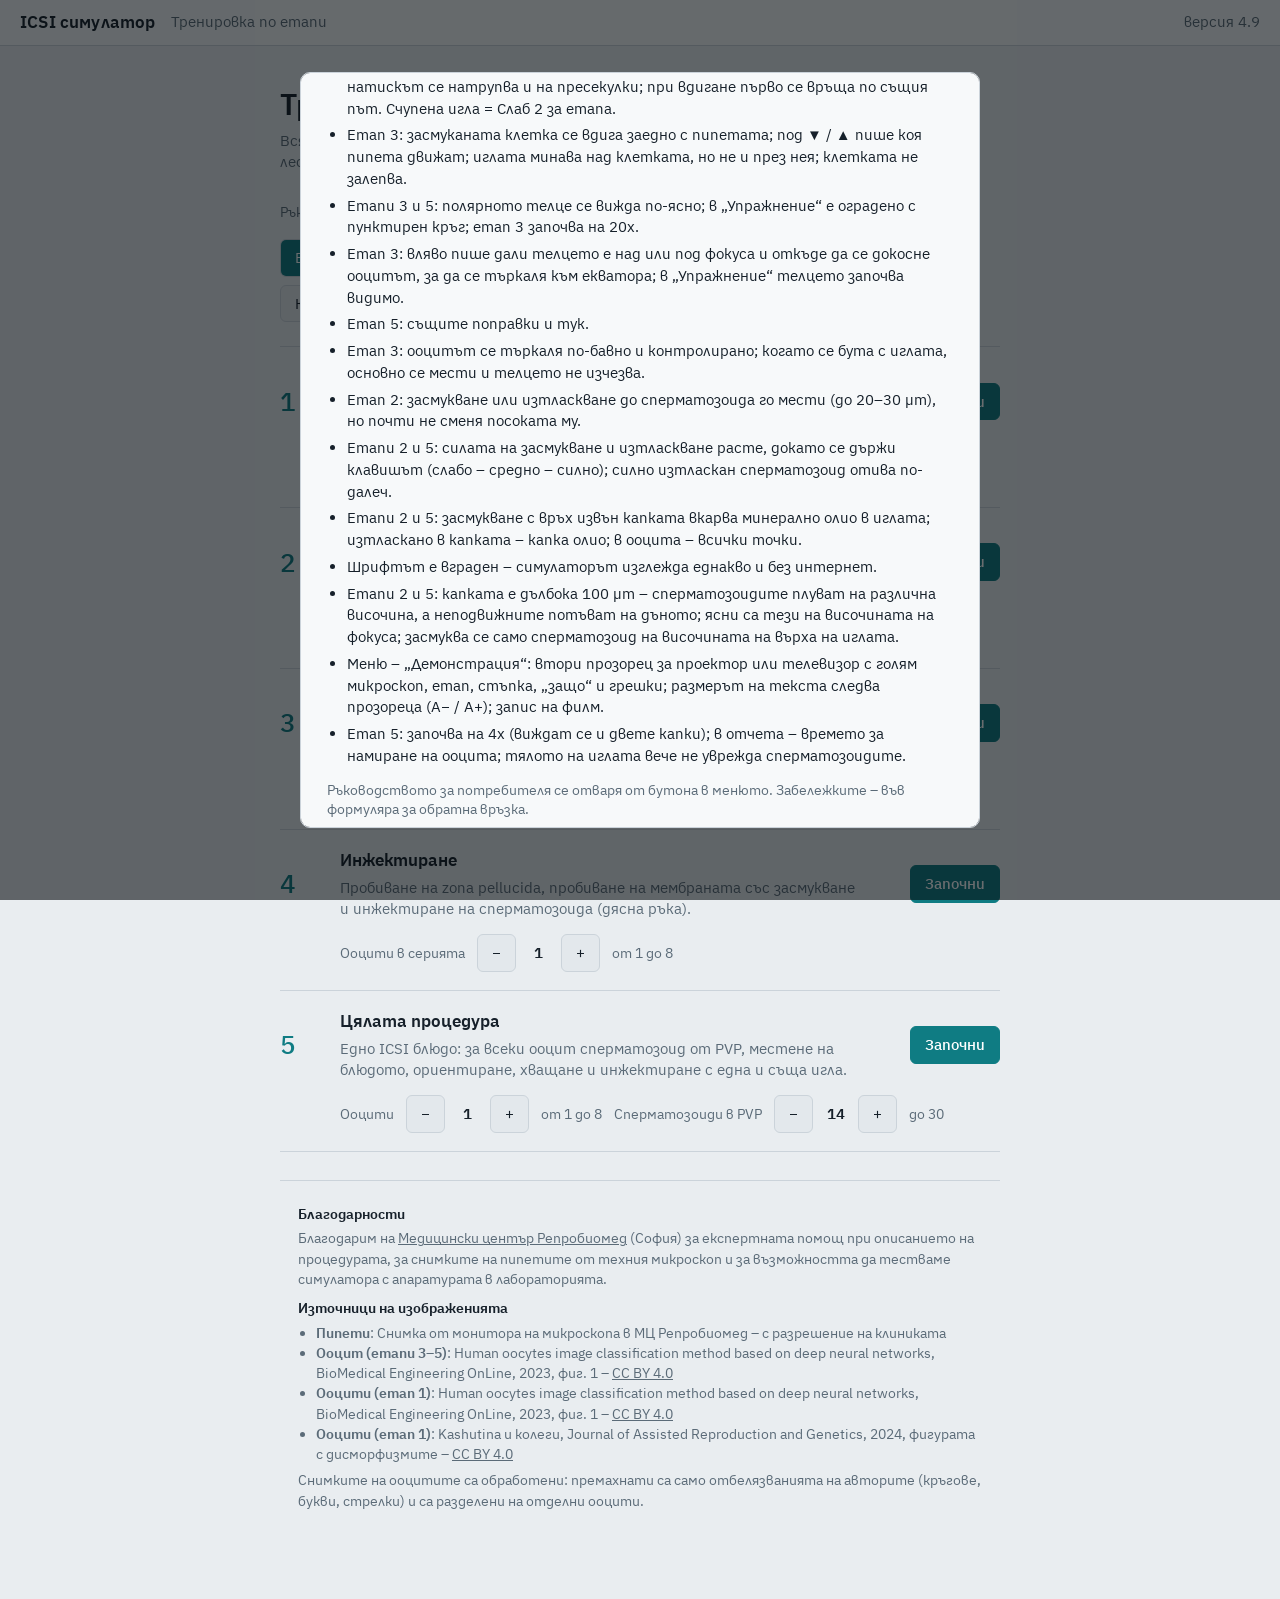
<file: index.html>
<!DOCTYPE html>
<html lang="bg">
<head>
<meta charset="utf-8">
<meta name="viewport" content="width=device-width, initial-scale=1, viewport-fit=cover">
<title>ICSI симулатор</title>
<script>
"use strict";
/* ============================================================ ЕЗИК (4.9)
   Текстовете са на български в кода. Всеки друг език е файл lang/<код>.js: „български текст“ -> превод.
   Нов език = нов файл + ред в lang/languages.js, без промяна в програмата. Липсващ превод -> остава българският.
   Изборът: ?lang=en в адреса, после запомненият в браузъра, после [general] language в rules.ini, иначе bg. */
window.I18N = { lang: "bg", dict: {}, langs: [], chosen: false, missing: new Set(),
  add(code, strings) { if (code === this.lang) this.dict = Object.assign({}, strings || {}); } };
(function pickLang() {
  // ?lang=en в адреса или #lang=en (знакът # оцелява при презареждане и във вградени прегледи)
  const q = (location.search.match(/[?&]lang=([a-z]{2,3})\b/) || location.hash.match(/[#&]lang=([a-z]{2,3})\b/) || [])[1];
  let s = null; try { s = localStorage.getItem("icsi_lang"); } catch (e) { /* няма достъп */ }
  I18N.chosen = !!(q || s); I18N.lang = q || s || "bg";
  document.documentElement.lang = I18N.lang;
  document.write('<script src="lang/languages.js"><\/script><script src="lang/' + I18N.lang + '.js"><\/script>');
})();
// T("текст") или T`текст ${x}`: преводът на текущия език; в шаблоните ${...} стават {0}, {1}, ...
function T(s, ...v) {
  const d = I18N.dict;
  if (Array.isArray(s) && s.raw) {
    let key = s[0];
    for (let i = 1; i < s.length; i++) key += "{" + (i - 1) + "}" + s[i];
    let tr = d[key];
    if (tr === undefined) { if (I18N.lang !== "bg") I18N.missing.add(key); tr = key; }
    return tr.replace(/\{(\d+)\}/g, (m, i) => (v[+i] === undefined ? m : String(v[+i])));
  }
  const tr = d[s];
  if (tr === undefined) { if (I18N.lang !== "bg" && typeof s === "string" && /[Ѐ-ӿ]/.test(s)) I18N.missing.add(s); return s; }
  return tr;
}
// статичните текстове в страницата: елемент само с текст и вградено форматиране (b, kbd, a...) се превежда цял
const I18N_INLINE = new Set(["B", "I", "EM", "STRONG", "KBD", "SMALL", "A", "BR", "SUB", "SUP", "CODE", "U"]);
const I18N_ATTRS = ["title", "aria-label", "placeholder", "alt"];
const I18N_CYR = /[Ѐ-ӿ]/;
const i18nNorm = h => h.replace(/\s+/g, " ").trim();
function i18nWalk(root, apply, out) {
  const d = I18N.dict;
  const one = (key, set) => {
    if (out) out.add(key);
    if (!apply) return;
    if (d[key] !== undefined) set(d[key]); else if (I18N.lang !== "bg") I18N.missing.add(key);
  };
  (function walk(el) {
    if (el.tagName === "SCRIPT" || el.tagName === "STYLE") return;
    for (const a of I18N_ATTRS) {
      const v = el.getAttribute && el.getAttribute(a);
      if (v && I18N_CYR.test(v)) one(i18nNorm(v), t => el.setAttribute(a, t));
    }
    const kids = [...el.children];
    if (I18N_CYR.test(el.textContent) && kids.every(k => I18N_INLINE.has(k.tagName))) {
      if (kids.length) one(i18nNorm(el.innerHTML), t => { el.innerHTML = t; });
      else one(i18nNorm(el.textContent), t => { el.textContent = t; });
      for (const k of kids) for (const a of I18N_ATTRS) { const v = k.getAttribute(a); if (v && I18N_CYR.test(v)) one(i18nNorm(v), t => k.setAttribute(a, t)); }
      return;
    }
    for (const k of kids) walk(k);
    for (const n of el.childNodes) {
      if (n.nodeType === 3 && I18N_CYR.test(n.nodeValue)) {
        const lead = n.nodeValue.match(/^\s*/)[0], trail = n.nodeValue.match(/\s*$/)[0];
        one(i18nNorm(n.nodeValue), t => { n.nodeValue = lead + t + trail; });
      }
    }
  })(root);
}
function translateDom(root) { if (I18N.lang !== "bg" || Object.keys(I18N.dict).length) i18nWalk(root, true, null); }
function i18nCollect() { const out = new Set(); i18nWalk(document.body, false, out); out.add(document.title); return [...out]; }
function setLang(code) {
  try { localStorage.setItem("icsi_lang", code); } catch (e) { /* няма достъп */ }
  // езикът се избира при зареждане: презарежда се с #lang=<код> (без ?lang в адреса - някои прегледи го губят)
  const u = new URL(location.href); u.searchParams.delete("lang"); u.hash = "lang=" + code;
  location.replace(u.toString()); location.reload();
}
</script>
<script src="images/images.js"></script>
<!-- шрифтът е локален (4.9, 11.11): fonts/fonts.css – без интернет -->
<link href="fonts/fonts.css" rel="stylesheet">
<style>
:root {
  --bg: #E9EDF0;
  --panel: #F7F9FA;
  --ink: #16202A;
  --muted: #5B6B78;
  --line: #CBD3DA;
  --accent: #0F7C83;
  --accent-ink: #FFFFFF;
  --warn: #9A6400;
  --err: #C2412D;
  --ok: #2E7D3E;
  --scope-bg: #0E141A;
  --btn: #E3E8EC;
  --btn-hover: #D5DDE3;
  color-scheme: light dark;
}
@media (prefers-color-scheme: dark) {
  :root:not([data-theme="light"]) {
    --bg: #121A22; --panel: #1A242E; --ink: #E6EBEF; --muted: #8E9BA7; --line: #2A3642;
    --accent: #5CC8C2; --accent-ink: #0B1A1C; --warn: #F2B84B; --err: #F0715F; --ok: #7FD18B;
    --btn: #22303C; --btn-hover: #2C3C4A;
  }
}
:root[data-theme="dark"] {
  --bg: #121A22; --panel: #1A242E; --ink: #E6EBEF; --muted: #8E9BA7; --line: #2A3642;
  --accent: #5CC8C2; --accent-ink: #0B1A1C; --warn: #F2B84B; --err: #F0715F; --ok: #7FD18B;
  --btn: #22303C; --btn-hover: #2C3C4A;
}
:root { box-sizing: border-box; padding-top: env(safe-area-inset-top, 0px); padding-bottom: env(safe-area-inset-bottom, 0px); }
html { scroll-padding-top: env(safe-area-inset-top, 0px); height: 100%; }
*, *::before, *::after { box-sizing: inherit; }
body {
  margin: 0; min-height: 100%; background: var(--bg); color: var(--ink);
  font-family: "IBM Plex Sans", "Segoe UI", Roboto, "Helvetica Neue", Arial, sans-serif;
  font-size: 15px; line-height: 1.45; font-variant-numeric: tabular-nums;
}
button { font: inherit; color: inherit; }
button:focus-visible, [tabindex]:focus-visible { outline: 2px solid var(--accent); outline-offset: 2px; }

/* ---------- горна лента */
.bar {
  display: flex; align-items: center; gap: 16px; padding: 10px 20px;
  border-bottom: 1px solid var(--line); background: var(--panel);
}
.bar h1 { font-size: 17px; font-weight: 600; margin: 0; letter-spacing: 0.01em; }
.bar .where { color: var(--muted); font-size: 15px; }
.bar .spacer { flex: 1; }
.btn {
  border: 1px solid var(--line); background: var(--btn); padding: 7px 14px;
  border-radius: 6px; cursor: pointer; white-space: nowrap;
}
.btn:hover { background: var(--btn-hover); }
.btn.primary { background: var(--accent); color: var(--accent-ink); border-color: var(--accent); font-weight: 500; }
.btn.primary:hover { filter: brightness(1.07); }
.btn[aria-pressed="true"] { background: var(--accent); color: var(--accent-ink); border-color: var(--accent); }
.btn:disabled { opacity: 0.45; cursor: default; }

/* ---------- меню с етапите */
#menu { max-width: 760px; margin: 0 auto; padding: 40px 20px 60px; }
#menu h2 { font-size: 30px; font-weight: 600; margin: 0 0 8px; line-height: 1.2; }
#menu .lead { color: var(--muted); margin: 0 0 32px; max-width: 62ch; }
.stages { list-style: none; margin: 0; padding: 0; border-top: 1px solid var(--line); }
.stages li {
  display: grid; grid-template-columns: 44px 1fr auto; gap: 4px 16px; align-items: center;
  padding: 18px 0; border-bottom: 1px solid var(--line);
}
.stages .num { font-size: 26px; font-weight: 500; color: var(--muted); grid-row: span 2; }
.stages .t { font-weight: 600; font-size: 17px; }
.stages .d { color: var(--muted); grid-column: 2; max-width: 58ch; }
.stages .act { grid-column: 3; grid-row: 1 / span 2; }
.stages .soon { color: var(--muted); font-size: 14px; }
.stages li.ready .num { color: var(--accent); }
.setup { grid-column: 2 / span 2; display: flex; flex-wrap: wrap; align-items: center; gap: 8px 12px; margin-top: 10px; }
.setup .lbl { color: var(--muted); font-size: 14px; }
.setup .seg + .lbl { margin-left: 8px; }
.setup.global { margin: -12px 0 24px; }
.orient1 .ok { color: #2e7d32; font-weight: 600; }
.orient1 p { margin: 4px 0; }
.btn small.who { display: block; font-size: 11px; opacity: 0.75; font-weight: 400; line-height: 1.1; }
.stepper { display: inline-flex; align-items: center; gap: 6px; }
.stepper output { min-width: 2.2em; text-align: center; font-weight: 600; }
.btn.hold:active, .btn.hold.on { background: var(--accent); color: var(--accent-ink); border-color: var(--accent); }
.btn.hold { touch-action: none; user-select: none; -webkit-user-select: none; -webkit-touch-callout: none; }
.btn:disabled { opacity: 0.45; cursor: not-allowed; }

/* ---------- етап */
#menu[hidden] { display: none; }
/* етапът: образ 4:3 в средата, черни ленти с данните отстрани */
body.in-stage > header.bar { display: none; }
.stagegrid {
  --bg: #000; --panel: #0C1014; --ink: #E4E9ED; --muted: #8C97A1; --line: #232C35;
  --accent: #5CC8C2; --accent-ink: #0B1A1C; --warn: #F2B84B; --err: #F0715F; --ok: #7FD18B;
  --btn: #161D24; --btn-hover: #1F2831;
  position: fixed; inset: 0; z-index: 1; background: #000; color: var(--ink);
  padding: env(safe-area-inset-top, 0px) env(safe-area-inset-right, 0px) env(safe-area-inset-bottom, 0px) env(safe-area-inset-left, 0px);
  display: grid; grid-template-columns: minmax(260px, 1fr) auto minmax(260px, 1fr);
}
.stagegrid[hidden] { display: none; }
.stagegrid .scope-wrap {
  align-self: center; justify-self: center; background: #000; aspect-ratio: 4 / 3;
  width: min(calc(100vw - 540px), calc(100vh * 4 / 3));
  width: min(calc(100vw - 540px), calc(100dvh * 4 / 3));
}
.stagegrid .scope { width: 100%; height: 100%; flex: none; }
.bar-l, .bar-r { overflow-y: auto; padding: 16px 16px 18px; display: flex; flex-direction: column; min-height: 0; }
.bar-l h3, .bar-r h3 { font-size: 12.5px; font-weight: 600; color: var(--muted); margin: 16px 0 7px; letter-spacing: 0.02em; }
.bar-l > h3:first-child { margin-top: 0; }
.bar-l .rows { font-size: 14px; }
.ctl { display: grid; gap: 8px; }
.ctl .seg.grid2 { display: grid; grid-template-columns: 1fr 1fr; }
.ctl .seg.grid2 .btn { padding: 7px 6px; }
.ctl .seg.grid2 .btn:nth-child(n+3) { border-top: 1px solid var(--line); }
.ctl .seg.grid2 .btn:nth-child(odd) { border-left: 0; }
.ctl .obj { display: flex; justify-content: space-between; }
.ctl .pair { display: grid; grid-template-columns: 1fr 1fr; gap: 8px; }
.ctl .hint { margin-top: 4px; }
.btn.wide { width: 100%; }
.btn.big { width: 100%; padding: 13px 12px; font-size: 17px; }
.bar-l .spacer, .bar-r .spacer { flex: 1; min-height: 14px; }
.topbtns { display: flex; gap: 6px; flex-wrap: wrap; }
.topbtns .btn { padding: 5px 10px; font-size: 13.5px; }
.stage-title { color: var(--muted); font-size: 13px; margin: 10px 0 4px; }
.score { font-size: 30px; font-weight: 600; line-height: 1.15; margin: 6px 0 2px; }
.score small { display: block; font-size: 13px; color: var(--muted); font-weight: 500; }
.score.low { color: var(--err); }
.score.good { color: var(--ok); }
.errs { list-style: none; margin: 0; padding: 0; font-size: 14px; }
.errs li { display: flex; justify-content: space-between; gap: 8px; padding: 4px 0; border-bottom: 1px solid var(--line); }
.errs .pts { color: var(--err); white-space: nowrap; font-weight: 600; }
.errs .empty { color: var(--muted); border: 0; }
.report { width: 100%; border-collapse: collapse; font-size: 13.5px; margin: 6px 0 10px; }
.report th, .report td { padding: 4px 6px; border-bottom: 1px solid var(--line); text-align: right; white-space: nowrap; }
.report th:first-child, .report td:first-child { text-align: left; }
.report th { color: var(--muted); font-weight: 600; }
.anomgrid { display: grid; gap: 2px; margin-top: 4px; }
.credits { max-width: 980px; margin: 28px auto 8px; padding: 14px 18px; border-top: 1px solid var(--line); color: var(--muted); font-size: 13.5px; }
.credits h3 { font-size: 13.5px; margin: 10px 0 4px; color: var(--ink); }
.credits p { margin: 0 0 6px; line-height: 1.5; }
.credits a { color: inherit; }
.credits ul.imgcred { margin: 0 0 6px; padding-left: 18px; line-height: 1.5; }
#q1Mat { display: grid; grid-template-columns: 1fr 1fr; width: 100%; }
#q1Mat .btn { padding: 7px 6px; }
#q1Mat .btn:nth-child(n+3) { border-top: 1px solid var(--line); }
label.anom { display: flex; gap: 8px; align-items: center; font-size: 13.5px; padding: 1px 0; cursor: pointer; }
label.anom input { accent-color: var(--accent); }
#result1 .card { max-width: min(720px, 96%); width: auto; }
#result1 .report td { white-space: normal; text-align: left; }
[data-load][hidden], [data-loadrow][hidden] { display: none !important; }
#result5 .card { max-width: min(600px, 94%); width: auto; }
.bar-r .toast { position: static; transform: none; max-width: none; text-align: left; margin: 8px 0 4px; pointer-events: auto; background: var(--btn); }
.side { padding: 18px 18px; overflow-y: auto; background: var(--panel); }
.side.left { border-right: 1px solid var(--line); }
.side.right { border-left: 1px solid var(--line); }
.side h3 { font-size: 13px; font-weight: 600; color: var(--muted); margin: 18px 0 8px; }
.side h3:first-child { margin-top: 0; }
.rows { display: grid; grid-template-columns: auto 1fr; gap: 5px 12px; margin: 0; }
.rows dt { color: var(--muted); }
.rows dd { margin: 0; text-align: right; font-weight: 500; }
.rows dd.ok { color: var(--ok); }
.rows dd.bad { color: var(--err); }
.rows dd.on { color: var(--accent); }
.rows[hidden] { display: none; }
.hint { color: var(--muted); font-size: 13.5px; margin: 14px 0 0; }
.hint kbd, .keys kbd {
  font: inherit; font-size: 12.5px; padding: 0 5px; border: 1px solid var(--line);
  border-radius: 4px; background: var(--btn);
}

.scope-wrap { display: flex; flex-direction: column; min-width: 0; min-height: 0; background: #000; }
.scope { position: relative; flex: 1; min-height: 0; touch-action: none; overflow: hidden; }
.scope canvas { position: absolute; inset: 0; width: 100%; height: 100%; display: block; cursor: grab; }
.scope canvas.rotating { cursor: crosshair; }
.scope canvas.dragging { cursor: grabbing; }
.toast {
  position: absolute; left: 50%; top: 14px; transform: translateX(-50%);
  background: rgba(8, 12, 16, 0.88); color: #E6EBEF; padding: 10px 16px; border-radius: 8px;
  max-width: min(90%, 560px); text-align: center; pointer-events: none; font-size: 14.5px;
  border-left: 3px solid #F0715F;
}
.toast[hidden] { display: none; }
.toast.ok { border-left-color: #7FD18B; }
.toast.warn { border-left-color: #F2B84B; }
.toast.info { border-left-color: #5CC8C2; }
.result {
  position: absolute; inset: 0; display: grid; place-items: center; background: rgba(8, 12, 16, 0.55);
}
.result[hidden] { display: none; }
.result .card {
  background: var(--panel); color: var(--ink); padding: 24px 28px; border-radius: 10px; min-width: 300px;
  max-width: 440px; border: 1px solid var(--line);
}
.result h4 { margin: 0 0 10px; font-size: 20px; font-weight: 600; }
.result h4.ok { color: var(--ok); }
.result h4.bad { color: var(--err); }
.result p { margin: 4px 0; }
.result .btn { margin-top: 16px; }
/* етап 1 (4.7): екран „Старт“, лента с номерата, стъпки на оценката */
#start1 .card { text-align: center; }
#start1 .btn.big { width: auto; padding: 13px 40px; }
.locked { opacity: 0.4; pointer-events: none; }
.q1strip { display: flex; flex-wrap: wrap; gap: 4px; margin: 2px 0 4px; }
.q1strip .btn { min-width: 2.3em; padding: 4px 6px; font-size: 13.5px; font-weight: 600; }
.q1strip .btn.done { border-color: var(--ok); color: var(--ok); }
.q1strip .btn.done[aria-pressed="true"] { color: var(--accent-ink); }
.q1strip .btn.seen { border-style: dashed; }
.q1step { font-size: 13px !important; color: var(--ink) !important; }
.q1step small { color: var(--muted); font-weight: 400; }
.btn.newex { border-color: var(--accent); color: var(--accent); font-weight: 600; }
.answer1 { margin-top: 8px; padding: 8px 10px; border-left: 3px solid var(--accent); background: var(--btn); font-size: 13.5px; border-radius: 4px; }
.answer1[hidden] { display: none; }
.answer1 p { margin: 2px 0; }
.answer1 .hint { color: var(--muted); }

.toolbar {
  display: flex; flex-wrap: wrap; gap: 10px 14px; align-items: center; justify-content: center;
  padding: 10px 14px; background: var(--panel); border-top: 1px solid var(--line);
}
.seg { display: inline-flex; border: 1px solid var(--line); border-radius: 6px; overflow: hidden; }
.seg .btn { border: 0; border-radius: 0; }
.seg .btn + .btn { border-left: 1px solid var(--line); }
.obj { display: inline-flex; align-items: center; gap: 6px; }
.obj output { min-width: 3.2em; text-align: center; font-weight: 600; }
#stage .toolbar, #stage3 .toolbar { gap: 8px 10px; }
#stage .toolbar .btn, #stage3 .toolbar .btn { padding: 7px 11px; }
#stage3 .obj output { min-width: 4.6em; }

.timer { font-size: 46px; font-weight: 600; line-height: 1; margin: 2px 0 6px; }
.timer.warn { color: var(--warn); }
.timer.crit { color: var(--err); }
.timer.done { color: var(--ok); }
.tstatus { color: var(--muted); margin: 0 0 6px; }
.results { list-style: none; margin: 0; padding: 0; }
.results li { display: flex; justify-content: space-between; padding: 5px 0; border-bottom: 1px solid var(--line); }
.results li.bad { color: var(--err); }
.results li.warn { color: var(--warn); }
.results li.ok { color: var(--ok); }
.results .empty { color: var(--muted); border: 0; }
.lastcheck { border-left: 3px solid var(--err); background: var(--btn); border-radius: 6px; padding: 8px 10px; margin: 4px 0 12px; font-size: 14px; }
.lastcheck.ok { border-left-color: var(--ok); }
.lastcheck[hidden] { display: none; }
#menuDemo.on { border-color: var(--ok); color: var(--ok); }   /* демонстрацията е отворена */
.lastcheck b { display: block; font-size: 12.5px; color: var(--muted); font-weight: 600; margin-bottom: 2px; }
.lastcheck div + div { margin-top: 4px; }

/* ---------- помощ */
.modal {
  position: fixed; top: 0; right: 0; bottom: 0; left: 0; z-index: 50;
  display: flex; align-items: center; justify-content: center;
  background: rgba(6, 10, 14, 0.6); padding: 16px;
}
.modal[hidden] { display: none; }
a.btn { text-decoration: none; display: inline-flex; align-items: center; color: inherit; }
#news ul { margin: 8px 0; padding-left: 20px; }
#news li { margin: 5px 0; }
.modal-card {
  border: 1px solid var(--line); border-radius: 10px; background: var(--panel); color: var(--ink);
  max-width: 680px; width: 100%;
}
.help { padding: 22px 26px 18px; max-height: 84vh; overflow-y: auto; }
.help h2 { margin: 0 0 4px; font-size: 21px; font-weight: 600; }
.help h3 { font-size: 15px; font-weight: 600; margin: 18px 0 6px; color: var(--accent); }
.help ol { margin: 6px 0; padding-left: 22px; }
.help .hand-line { color: var(--accent); font-weight: 500; margin: 4px 0 0; }
.help li { margin: 3px 0; }
.keys { display: grid; grid-template-columns: max-content 1fr; gap: 6px 16px; margin: 6px 0; }
.keys dt { white-space: nowrap; }
.keys dd { margin: 0; color: var(--muted); }
.help .foot { display: flex; justify-content: flex-end; margin-top: 18px; }

@media (max-width: 900px) {
  /* тесен екран (таблет изправен, телефон): образът горе, лентите под него */
  .stagegrid { position: static; display: flex; flex-direction: column; min-height: 100vh; }
  .stagegrid .scope-wrap { order: -1; width: 100%; }
  .bar-l, .bar-r { overflow: visible; }
}
@media (prefers-reduced-motion: reduce) { * { scroll-behavior: auto !important; } }
</style>
</head>
<body>
<header class="bar">
  <h1>ICSI симулатор</h1>
  <span class="where" id="where">Тренировка по етапи</span>
  <span class="spacer"></span>
  <span class="where">версия 4.9</span>
  <button class="btn" id="btnMenu" hidden>Етапи</button>
  <button class="btn" id="btnHelp" hidden>Помощ</button>
</header>

<main id="menu">
  <h2>Тренировка по етапи</h2>
  <p class="lead">Всяка стъпка от ICSI процедурата се тренира отделно, докато стане лесна. После всичко заедно, в едно блюдо.</p>
  <div class="setup global">
    <span class="lbl" id="lblHand">Ръка, за всички етапи</span>
    <span class="seg" role="group" aria-labelledby="lblHand" id="pickHand">
      <button class="btn" data-v="-1" aria-pressed="true">Десняк</button>
      <button class="btn" data-v="1" aria-pressed="false">Левак</button>
    </span>
    <span class="lbl" id="lblMode">Режим</span>
    <span class="seg" role="group" aria-labelledby="lblMode" id="pickMode">
      <button class="btn" data-v="exam" aria-pressed="true" title="С лимит на времето: таймерът брои назад">Изпит</button>
      <button class="btn" data-v="practice" aria-pressed="false" title="Без лимит: таймерът показва за колко време се справяш">Упражнение</button>
    </span>
    <span class="lbl" id="lblLang">Език</span>
    <span class="seg" role="group" aria-labelledby="lblLang" id="pickLang"></span>
    <span class="lbl" id="rulesSrc">Правила: вградени</span>
    <button class="btn fsBtn" id="menuFs" type="button">Цял екран</button>
    <a class="btn" id="menuGuide" href="docs/ICSI_rakovodstvo.pdf" target="_blank" rel="noopener">Ръководство за потребителя</a>
    <button class="btn" id="menuNews" type="button">Какво ново</button>
    <button class="btn" id="menuDemo" type="button" title="Втори прозорец за проектор или телевизор: голям микроскоп, стъпка, защо и грешки; запис на филм">Демонстрация</button>
  </div>
  <ol class="stages">
    <li class="ready">
      <span class="num">1</span>
      <span class="t">Преценка на ооцитите</span>
      <span class="d">Капка с ооцити (истински снимки): зрялост (MII, MI, GV, дегенериран) и аномалии; инжектират се само зрелите.</span>
      <span class="act"><button class="btn primary" id="startStage1">Започни</button></span>
      <div class="setup">
        <span class="lbl" id="lblCount1">Ооцити за оценка</span>
        <span class="stepper" role="group" aria-labelledby="lblCount1" data-cnt="s1"><button class="btn" data-d="-1" title="По-малко">−</button><output>10</output><button class="btn" data-d="1" title="Повече">+</button></span>
        <span class="lbl">от 1 до 12</span>
      </div>
    </li>
    <li class="ready">
      <span class="num">2</span>
      <span class="t">Сперматозоидът</span>
      <span class="d">Избор по морфология, обездвижване с удар по опашката и засмукване с опашката напред (дясна ръка).</span>
      <span class="act"><button class="btn primary" id="startStage3">Започни</button></span>
      <div class="setup">
        <span class="lbl" id="lblSperm">Сперматозоиди в капката</span>
        <span class="stepper" role="group" aria-labelledby="lblSperm" data-cnt="s2"><button class="btn" data-d="-1" title="По-малко">−</button><output>14</output><button class="btn" data-d="1" title="Повече">+</button></span>
        <span class="lbl">от 2 до 30</span>
        <span class="lbl" id="lblLoad" data-loadrow="s2" hidden>В иглата</span>
        <span data-loadrow="s2" hidden><span class="stepper" role="group" aria-labelledby="lblLoad" data-cnt="s2load"><button class="btn" data-d="-1" title="По-малко">−</button><output>1</output><button class="btn" data-d="1" title="Повече">+</button></span></span>
      </div>
    </li>
    <li class="ready">
      <span class="num">3</span>
      <span class="t">Ориентиране и хващане на ооцит</span>
      <span class="d">Полярното телце във фокус и на 12 или 6 часа, после хващане с holding пипетата (лява ръка).</span>
      <span class="act"><button class="btn primary" id="startStage2">Започни</button></span>
      <div class="setup">
        <span class="lbl" id="lblCount">Ооцити в капката</span>
        <span class="stepper" role="group" aria-labelledby="lblCount" data-cnt="s3"><button class="btn" data-d="-1" title="По-малко">−</button><output>1</output><button class="btn" data-d="1" title="Повече">+</button></span>
        <span class="lbl">от 1 до 8</span>
      </div>
    </li>
    <li class="ready">
      <span class="num">4</span>
      <span class="t">Инжектиране</span>
      <span class="d">Пробиване на zona pellucida, пробиване на мембраната със засмукване и инжектиране на сперматозоида (дясна ръка).</span>
      <span class="act"><button class="btn primary" id="startStage4">Започни</button></span>
      <div class="setup">
        <span class="lbl" id="lblCount4">Ооцити в серията</span>
        <span class="stepper" role="group" aria-labelledby="lblCount4" data-cnt="s4"><button class="btn" data-d="-1" title="По-малко">−</button><output>1</output><button class="btn" data-d="1" title="Повече">+</button></span>
        <span class="lbl">от 1 до 8</span>
        <span class="lbl" id="lblLoad4" data-loadrow="s4" hidden>В иглата</span>
        <span data-loadrow="s4" hidden><span class="stepper" role="group" aria-labelledby="lblLoad4" data-cnt="s4load"><button class="btn" data-d="-1" title="По-малко">−</button><output>1</output><button class="btn" data-d="1" title="Повече">+</button></span></span>
      </div>
    </li>
    <li class="ready">
      <span class="num">5</span>
      <span class="t">Цялата процедура</span>
      <span class="d">Едно ICSI блюдо: за всеки ооцит сперматозоид от PVP, местене на блюдото, ориентиране, хващане и инжектиране с една и съща игла.</span>
      <span class="act"><button class="btn primary" id="startStage5">Започни</button></span>
      <div class="setup">
        <span class="lbl" id="lblCount5">Ооцити</span>
        <span class="stepper" role="group" aria-labelledby="lblCount5" data-cnt="s5"><button class="btn" data-d="-1" title="По-малко">−</button><output>1</output><button class="btn" data-d="1" title="Повече">+</button></span>
        <span class="lbl">от 1 до 8</span>
        <span class="lbl" id="lblSperm5">Сперматозоиди в PVP</span>
        <span class="stepper" role="group" aria-labelledby="lblSperm5" data-cnt="s5sperm"><button class="btn" data-d="-1" title="По-малко">−</button><output>14</output><button class="btn" data-d="1" title="Повече">+</button></span>
        <span class="lbl">до 30</span>
        <span class="lbl" id="lblLoad5" data-loadrow="s5" hidden>В иглата</span>
        <span data-loadrow="s5" hidden><span class="stepper" role="group" aria-labelledby="lblLoad5" data-cnt="s5load"><button class="btn" data-d="-1" title="По-малко">−</button><output>1</output><button class="btn" data-d="1" title="Повече">+</button></span></span>
      </div>
    </li>
  </ol>

  <section class="credits" aria-label="Благодарности и източници">
    <h3>Благодарности</h3>
    <p>Благодарим на <a href="https://reprobiomed.eu/" target="_blank" rel="noopener">Медицински център Репробиомед</a> (София)
       за експертната помощ при описанието на процедурата, за снимките на пипетите от техния микроскоп и за възможността
       да тестваме симулатора с апаратурата в лабораторията.</p>
    <h3>Източници на изображенията</h3>
    <ul id="imgCredits" class="imgcred"></ul>
    <p>Снимките на ооцитите са обработени: премахнати са само отбелязванията на авторите (кръгове, букви, стрелки) и са разделени на отделни ооцити.</p>
  </section>
</main>

<main id="stage1" class="stagegrid" hidden>
  <aside class="bar-l" aria-label="Показания и управление">
    <h3>Капката</h3>
    <dl class="rows">
      <dt>Ооцити</dt><dd id="q1Count">0</dd>
      <dt>Оценени</dt><dd id="q1Done">0</dd>
      <dt>Обектив</dt><dd id="q1Obj">10x</dd>
    </dl>
    <h3>Управление</h3>
    <div class="ctl">
      <div class="obj" aria-label="Обектив">
        <button class="btn" id="obj1Minus">−</button><output id="obj1Out">10x</output><button class="btn" id="obj1Plus">+</button>
      </div>
      <div class="obj" aria-label="Завъртане на ооцита">
        <button class="btn hold" id="rot1L" title="Q, задръж">↺</button><output>Завърти</output><button class="btn hold" id="rot1R" title="E, задръж">↻</button>
      </div>
      <p class="hint">Влачене на фона или W A S D местят блюдото. Q / E (или ↺ ↻, задържани) въртят текущия ооцит. Оценката се отбелязва вдясно.</p>
    </div>
    <div id="q1Left">
      <h3>Ооцити <small>(✓ – готов; клик или <kbd>Tab</kbd> – друг)</small></h3>
      <div class="q1strip" id="q1Strip" role="group" aria-label="Избор на ооцит"></div>
      <button class="btn primary big" id="btnDone1" title="Enter" style="margin-top:12px">Готово – следващ ооцит</button>
      <button class="btn wide" id="btnShow1" style="margin-top:8px" hidden>Покажи отговора</button>
      <div class="answer1" id="answer1" hidden></div>
    </div>
    <div class="spacer"></div>
    <button class="btn big" id="btnCheck1" title="Ctrl + Enter">Завърши и провери</button>
  </aside>
  <section class="scope-wrap" aria-label="Зрително поле на микроскопа">
    <div class="scope" id="scope1">
      <canvas id="cv1" aria-label="Изглед през микроскопа: капка с ооцити"></canvas>
      <div class="result" id="start1" hidden>
        <div class="card"><h4>Преценка на ооцитите</h4><p id="start1Info"></p>
          <p class="hint">Хронометърът тръгва след „Старт“.</p>
          <button class="btn primary big" id="btnStart1" title="Enter или интервал">Старт</button></div>
      </div>
      <div class="result" id="result1" hidden>
        <div class="card"><h4 id="res1Title">Готово</h4><div id="res1Body"></div><button class="btn primary" id="res1Next">Ново упражнение</button></div>
      </div>
    </div>
  </section>
  <aside class="bar-r" aria-label="Оценка, време и точки">
    <div class="topbtns">
      <button class="btn" id="rb1Menu">Етапи</button><button class="btn" id="rb1Help">Помощ</button><button class="btn fsBtn" id="rb1Fs">Цял екран</button>
    </div>
    <p class="stage-title" id="title1"></p>
    <h3 id="timerTitle1">Време</h3>
    <div class="timer" id="timer1">1:00.0</div>
    <p class="tstatus" id="tstatus1">Тръгва при първото действие</p>
    <div id="q1Work">
    <h3 id="q1SelTitle">Избери ооцит</h3>
    <div id="q1Panel" hidden>
      <h3 class="q1step">1. Зрялост <small>– избери едно</small></h3>
      <div class="seg grid2" role="group" aria-label="Зрялост" id="q1Mat">
        <button class="btn" data-v="MII">MII</button><button class="btn" data-v="MI">MI</button>
        <button class="btn" data-v="GV">GV</button><button class="btn" data-v="DEG">Дегенериран</button>
      </div>
      <div id="q1Orient" class="orient1" hidden>
        <p class="hint"><b>Завърти</b> ооцита (Q / E или ↺ ↻): полярното телце на <b>12</b> или <b>6</b> часа.</p>
        <p class="hint" id="q1OrientNow"></p>
      </div>
      <div id="q1AnomBox" hidden>
        <h3 class="q1step">2. Аномалии <small>– може няколко</small></h3>
        <label class="anom"><input type="checkbox" id="q1None"> Без аномалии</label>
        <div class="anomgrid" id="q1Anom"></div>
      </div>
    </div>
    </div>
    <div class="toast" id="toast1" role="status" hidden></div>
    <div class="spacer"></div>
    <button class="btn wide newex" id="btnNew1" title="R">Ново упражнение</button>
  </aside>
</main>

<div id="news" class="modal" role="dialog" aria-modal="true" aria-labelledby="newsTitle" hidden>
  <div class="help modal-card">
    <h2 id="newsTitle">Какво е ново във версия 4.9</h2>
    <ul>
      <li>Езици: български и английски (в менюто – „Език“).</li>
      <li>Етап 1: зрелият ооцит (MII) се завърта с полярното телце на 12 или 6 часа.</li>
      <li>Етап 2: сперматозоидът се удря в ниско спусната игла и се плъзга покрай нея; засмукване или изтласкване до него го мести и завърта.</li>
      <li>Етапи 2, 3 и 5: натисната в дъното, иглата се плъзга напред (около 30 µm), после се огъва – връща се назад и се размазва – и след още около 20 µm се чупи; натискът се натрупва и на пресекулки; при вдигане първо се връща по същия път. Счупена игла = Слаб 2 за етапа.</li>
      <li>Етап 3: засмуканата клетка се вдига заедно с пипетата; под ▼ / ▲ пише коя пипета движат; иглата минава над клетката, но не и през нея; клетката не залепва.</li>
      <li>Етапи 3 и 5: полярното телце се вижда по-ясно; в „Упражнение“ е оградено с пунктирен кръг; етап 3 започва на 20x.</li>
      <li>Етап 3: вляво пише дали телцето е над или под фокуса и откъде да се докосне ооцитът, за да се търкаля към екватора; в „Упражнение“ телцето започва видимо.</li>
      <li>Етап 5: същите поправки и тук.</li>
      <li>Етап 3: ооцитът се търкаля по-бавно и контролирано; когато се бута с иглата, основно се мести и телцето не изчезва.</li>
      <li>Етап 2: засмукване или изтласкване до сперматозоида го мести (до 20–30 µm), но почти не сменя посоката му.</li>
      <li>Етапи 2 и 5: силата на засмукване и изтласкване расте, докато се държи клавишът (слабо – средно – силно); силно изтласкан сперматозоид отива по-далеч.</li>
      <li>Етапи 2 и 5: засмукване с връх извън капката вкарва минерално олио в иглата; изтласкано в капката – капка олио; в ооцита – всички точки.</li>
      <li>Шрифтът е вграден – симулаторът изглежда еднакво и без интернет.</li>
      <li>Етапи 2 и 5: капката е дълбока 100 µm – сперматозоидите плуват на различна височина, а неподвижните потъват на дъното; ясни са тези на височината на фокуса; засмуква се само сперматозоид на височината на върха на иглата.</li>
      <li>Меню – „Демонстрация“: втори прозорец за проектор или телевизор с голям микроскоп, етап, стъпка, „защо“ и грешки; размерът на текста следва прозореца (A− / A+); запис на филм.</li>
      <li>Етап 5: започва на 4x (виждат се и двете капки); в отчета – времето за намиране на ооцита; тялото на иглата вече не уврежда сперматозоидите.</li>
    </ul>
    <p class="hint">Ръководството за потребителя се отваря от бутона в менюто. Забележките – във формуляра за обратна връзка.</p>
    <div class="foot"><button class="btn primary" id="newsClose">Към симулатора</button></div>
  </div>
</div>
<div id="help1" class="modal" role="dialog" aria-modal="true" aria-labelledby="help1Title" hidden>
  <div class="help modal-card">
    <h2 id="help1Title">Етап 1: преценка на ооцитите</h2>
    <p>В капката има няколко ооцита (броят се избира в менюто, до бутона „Започни“). Оценката на всеки ооцит е в две стъпки: <b>1. зрялост</b> (MII, MI, GV или дегенериран) и <b>2. аномалии – само ако е зрял (MII)</b>: една или няколко, или „Без аномалии“. Инжектират се само зрелите.</p>
    <h3>Как</h3>
    <ol>
      <li>Натисни „Старт“ – тогава тръгва хронометърът.</li>
      <li>На екрана е текущият ооцит. Мести блюдото (влачене на фона или W A S D), сменяй увеличението (− / +, клавиши 1–5) и го върти (Q / E или ↺ ↻).</li>
      <li>Вдясно избери зрялостта. Ако е MII, отдолу се появяват аномалиите.</li>
      <li>Ако е MII, <b>завърти</b> ооцита така, че полярното телце да е на <b>12 или 6 часа</b> (около него се появяват марките). <i>Защо: Вретеното на делене е до полярното телце: на 12 или 6 часа иглата, която влиза на 3 часа, не го засяга.</i></li>
      <li>„Готово – следващ ооцит“ (Enter) минава към следващия неоценен. Всеки ооцит може да се избере и с номера му (лентата вляво, клик върху него или <kbd>Tab</kbd>) – редът е свободен.</li>
      <li>След последния ооцит или с „Завърши и провери“ излиза отчетът: какво си отбелязал, кое е вярно, точки и оценка.</li>
      <li>„Ново упражнение“ (R) започва отначало с нови ооцити по всяко време.</li>
    </ol>
    <p class="hint">В режим „Упражнение“ има бутон „Покажи отговора“: показва вярната оценка на ооцита и на какво да се гледа. В отчета тези ооцити са отбелязани.</p>
    <p class="hint">Точки (Изпит): незрял, определен като MII −40; MII, определен като незрял −30; друга грешка в зрялостта −20; пропусната аномалия −15; отбелязана аномалия, която я няма −10; телцето на MII не е на 12 или 6 часа −15 (в правилата). Всеки ооцит е от 100.</p>
    <p class="hint">Снимки: BioMedical Engineering OnLine 2023 (фиг. 1) и Journal of Assisted Reproduction and Genetics 2024 (Kashutina и колеги), лиценз CC BY 4.0; премахнати са само отбелязванията на авторите. Снимките се показват завъртени и огледални, за да не се запомнят.</p>
    <div class="foot"><button class="btn primary" id="help1Close">Започни</button></div>
  </div>
</div>


<main id="stage" class="stagegrid" hidden>
  <aside class="bar-l" aria-label="Показания и управление">
    <dl class="rows" id="multiRows" hidden>
      <dt>Готови клетки</dt><dd id="vDone">0 от 0</dd>
    </dl>
    <h3>Клетката до пипетата</h3>
    <dl class="rows">
      <dt>Полярно телце</dt><dd id="vClock">–</dd>
      <dt>Телце, фокус</dt><dd id="vTilt">–</dd>
      <dt>До пипетата</dt><dd id="vDist">–</dd>
      <dt>Състояние</dt><dd id="vHeld">свободна</dd>
    </dl>
    <p class="hint" id="rollHint" hidden></p>
    <h3>Микроскоп</h3>
    <dl class="rows">
      <dt>Обектив</dt><dd id="vObj">10x</dd>
      <dt>Фокус</dt><dd id="fv3">–</dd>
      <dt>Holding над дъното</dt><dd id="vZ">40 µm</dd>
      <dt id="vZiLbl">Инжекц. над дъното</dt><dd id="vZi">78 µm</dd>
      <dt>Смукане</dt><dd id="vSuction">изкл.</dd>
      <dt>Ръка</dt><dd id="vHand">десняк</dd>
    </dl>
    <h3>Управление</h3>
    <div class="ctl" role="toolbar" aria-label="Управление">
      <div class="seg grid2" role="group" aria-label="Какво прави влаченето">
        <button class="btn" id="modePip" aria-pressed="true" title="Влачене, стрелки и E/Q: holding пипетата (лява ръка)">Holding</button>
        <button class="btn" id="modeInj" aria-pressed="false" title="Влачене, I J K L и U/O: инжекционната пипета (дясна ръка)">Инжекционна</button>
        <button class="btn" id="modeMove" aria-pressed="false" title="Влачене и WASD местят блюдото (предметната маса)">Блюдо</button>
        <button class="btn" id="modeRotate" aria-pressed="false" title="Влачене върти клетката (или Shift + влачене)">Върти</button>
      </div>
      <div class="obj" aria-label="Обектив">
        <button class="btn" id="objMinus" title="По-малко увеличение">−</button>
        <output id="objOut">10x</output>
        <button class="btn" id="objPlus" title="По-голямо увеличение">+</button>
      </div>
      <div class="pair">
        <button class="btn hold" id="fDn3" title="Z, задръж">Фокус ▼</button>
        <button class="btn hold" id="fUp3" title="X, задръж">Фокус ▲</button>
      </div>
      <div class="pair">
        <button class="btn hold" id="btnDown2" title="E, задръж">▼ Спусни</button>
        <button class="btn hold" id="btnUp2" title="Q, задръж">▲ Вдигни</button>
      </div>
      <button class="btn wide" id="btnSuction" aria-pressed="false" title="G">Смукане (G)</button>
      <button class="btn wide" id="btnHand" title="M">Превключи на левак</button>
      <p class="hint" id="shiftHint"><kbd>Shift</kbd> + влачене винаги върти клетката.</p>
    </div>
    <div class="spacer"></div>
    <button class="btn primary big" id="btnCheck" title="Enter">Провери</button>
  </aside>

  <section class="scope-wrap" aria-label="Зрително поле на микроскопа">
    <div class="scope" id="scope">
      <canvas id="cv" aria-label="Изглед през микроскопа"></canvas>
      <div class="result" id="result" hidden>
        <div class="card">
          <h4 id="resTitle">Готово</h4>
          <div id="resBody"></div>
          <p class="hint" id="resAuto" hidden></p>
          <button class="btn primary" id="resNext">Нова клетка</button>
        </div>
      </div>
    </div>
  </section>

  <aside class="bar-r" aria-label="Време, точки и грешки">
    <div class="topbtns">
      <button class="btn" id="rbMenu">Етапи</button>
      <button class="btn" id="rbHelp">Помощ</button>
      <button class="btn fsBtn" id="rbFs">Цял екран</button>
    </div>
    <p class="stage-title" id="title2"></p>
    <h3 id="timerTitle">Време за клетката</h3>
    <div class="timer" id="timer">1:00.0</div>
    <p class="tstatus" id="tstatus">Тръгва при първото действие</p>
    <div class="score" id="score2"></div>
    <div class="toast" id="toast" role="status" hidden></div>
    <div class="lastcheck" id="lastCheck" role="status" hidden></div>
    <h3>Грешки</h3>
    <ul class="errs" id="errs2"><li class="empty">Няма</li></ul>
    <h3>Резултати</h3>
    <ul class="results" id="results"><li class="empty">Още няма завършени клетки</li></ul>
    <p class="hint" id="inTime"></p>
    <div class="spacer"></div>
    <button class="btn wide" id="btnNew" title="R">Нова клетка</button>
  </aside>
</main>


<main id="stage3" class="stagegrid" hidden>
  <aside class="bar-l" aria-label="Показания и управление">
    <h3>Инжекционна пипета</h3>
    <dl class="rows">
      <dt>Връх над дъното</dt><dd id="w3Z">10 µm</dd>
      <dt>Поток</dt><dd id="w3Flow">няма</dd>
    </dl>
    <h3>В пипетата</h3>
    <dl class="rows">
      <dt>Сперматозоид</dt><dd id="w3In">няма</dd>
      <dt>Обездвижен</dt><dd id="w3Immob">–</dd>
      <dt>Влязъл с</dt><dd id="w3Dir">–</dd>
      <dt>Главата от върха</dt><dd id="w3Depth">–</dd>
    </dl>
    <h3>Микроскоп</h3>
    <dl class="rows">
      <dt>Обектив</dt><dd id="w3Obj">20x</dd>
      <dt>Фокус</dt><dd id="fv2">–</dd>
      <dt>Общо увеличение</dt><dd id="w3Mag">200x</dd>
      <dt>Сперматозоиди</dt><dd id="w3Count">14</dd>
      <dt>Обездвижени</dt><dd id="w3Immobs">0</dd>
      <dt>Ръка</dt><dd id="w3Hand">десняк</dd>
    </dl>
    <h3>Управление</h3>
    <div class="ctl" role="toolbar" aria-label="Управление">
      <div class="seg grid2" role="group" aria-label="Какво прави влаченето">
        <button class="btn" id="mode3Pip" aria-pressed="true" title="Влачене и стрелки местят пипетата">Пипета</button>
        <button class="btn" id="mode3Dish" aria-pressed="false" title="Влачене и WASD местят блюдото (предметната маса)">Блюдо</button>
      </div>
      <div class="obj" aria-label="Обектив">
        <button class="btn" id="obj3Minus" title="По-малко увеличение">−</button>
        <output id="obj3Out">20x</output>
        <button class="btn" id="obj3Plus" title="По-голямо увеличение">+</button>
      </div>
      <div class="pair">
        <button class="btn hold" id="fDn2" title="Z, задръж">Фокус ▼</button>
        <button class="btn hold" id="fUp2" title="X, задръж">Фокус ▲</button>
      </div>
      <div class="pair">
        <button class="btn hold" id="btnDown3" title="E, задръж">▼ Спусни</button>
        <button class="btn hold" id="btnUp3" title="Q, задръж">▲ Вдигни</button>
      </div>
      <div class="pair">
        <button class="btn hold" id="btnAsp3" title="Space, задръж">Засмукай</button>
        <button class="btn hold" id="btnExp3" title="B, задръж">Изтласкай</button>
      </div>
      <button class="btn wide" id="btnHand3" title="M">Превключи на левак</button>
      <p class="hint">Капката е дълбока 100 µm: ясни са сперматозоидите на височината на фокуса. <kbd>Shift</kbd> забавя.</p>
    </div>
    <div class="spacer"></div>
    <button class="btn primary big" id="btnCheck3" title="Enter">Провери</button>
  </aside>

  <section class="scope-wrap" aria-label="Зрително поле на микроскопа">
    <div class="scope" id="scope3">
      <canvas id="cv3" aria-label="Изглед през микроскопа"></canvas>
      <div class="result" id="result3" hidden>
        <div class="card">
          <h4 id="res3Title">Готово</h4>
          <div id="res3Body"></div>
          <p class="hint" id="res3Auto" hidden></p>
          <button class="btn primary" id="res3Next">Нова капка</button>
        </div>
      </div>
    </div>
  </section>

  <aside class="bar-r" aria-label="Време, точки и грешки">
    <div class="topbtns">
      <button class="btn" id="rb3Menu">Етапи</button>
      <button class="btn" id="rb3Help">Помощ</button>
      <button class="btn fsBtn" id="rb3Fs">Цял екран</button>
    </div>
    <p class="stage-title" id="title3"></p>
    <h3 id="timerTitle3">Време</h3>
    <div class="timer" id="timer3">1:00.0</div>
    <p class="tstatus" id="tstatus3">Тръгва при първото действие</p>
    <div class="score" id="score3"></div>
    <div class="toast" id="toast3" role="status" hidden></div>
    <div class="lastcheck" id="lastCheck3" role="status" hidden></div>
    <h3>Грешки</h3>
    <ul class="errs" id="errs3"><li class="empty">Няма</li></ul>
    <h3>Резултати</h3>
    <ul class="results" id="results3"><li class="empty">Още няма завършени опити</li></ul>
    <p class="hint" id="inTime3"></p>
    <div class="spacer"></div>
    <button class="btn wide" id="btnNew3" title="R">Нова капка</button>
  </aside>
</main>

<main id="stage4" class="stagegrid" hidden>
  <aside class="bar-l" aria-label="Показания и управление">
    <h3>Инжекционна пипета</h3>
    <dl class="rows">
      <dt>Височина</dt><dd id="w4Z">78 µm</dd>
      <dt>Сперматозоид</dt><dd id="w4Sp">в иглата</dd>
      <dt>Цитоплазма в иглата</dt><dd id="w4Cy">0 µm</dd>
      <dt>Поток</dt><dd id="w4Flow">няма</dd>
    </dl>
    <h3>Ооцитът</h3>
    <dl class="rows">
      <dt>Zona pellucida</dt><dd id="w4Zona">цяла</dd>
      <dt>Мембрана</dt><dd id="w4Mem">цяла</dd>
      <dt>Дълбочина</dt><dd id="w4Depth">–</dd>
      <dt>Среда в ооцита</dt><dd id="w4Med">0 µm</dd>
    </dl>
    <h3>Микроскоп</h3>
    <dl class="rows">
      <dt>Обектив</dt><dd id="w4Obj">40x</dd>
      <dt>Фокус</dt><dd id="fv4">–</dd>
      <dt>Ръка</dt><dd id="w4Hand">десняк</dd>
    </dl>
    <h3>Управление</h3>
    <div class="ctl" role="toolbar" aria-label="Управление">
      <div class="obj" aria-label="Обектив">
        <button class="btn" id="obj4Minus" title="По-малко увеличение">−</button>
        <output id="obj4Out">40x</output>
        <button class="btn" id="obj4Plus" title="По-голямо увеличение">+</button>
      </div>
      <div class="pair">
        <button class="btn hold" id="fDn4" title="Z, задръж">Фокус ▼</button>
        <button class="btn hold" id="fUp4" title="X, задръж">Фокус ▲</button>
      </div>
      <div class="pair">
        <button class="btn hold" id="btnDown4" title="O, задръж">▼ Спусни</button>
        <button class="btn hold" id="btnUp4" title="U, задръж">▲ Вдигни</button>
      </div>
      <div class="pair">
        <button class="btn hold" id="btnAsp4" title="Space, задръж">Засмукай</button>
        <button class="btn hold" id="btnExp4" title="B, задръж">Изтласкай</button>
      </div>
      <p class="hint">Влачене или I J K L местят иглата. Инжекторът е маслен: потокът тръгва и спира с малко закъснение.</p>
    </div>
    <div class="spacer"></div>
    <button class="btn primary big" id="btnCheck4" title="Enter">Провери</button>
  </aside>
  <section class="scope-wrap" aria-label="Зрително поле на микроскопа">
    <div class="scope" id="scope4">
      <canvas id="cv4" aria-label="Изглед през микроскопа: инжектиране"></canvas>
      <div class="result" id="result4" hidden>
        <div class="card">
          <h4 id="res4Title">Готово</h4>
          <div id="res4Body"></div>
          <p class="hint" id="res4Auto" hidden></p>
          <button class="btn primary" id="res4Next">Нова клетка</button>
        </div>
      </div>
    </div>
  </section>
  <aside class="bar-r" aria-label="Време, точки и грешки">
    <div class="topbtns">
      <button class="btn" id="rb4Menu">Етапи</button>
      <button class="btn" id="rb4Help">Помощ</button>
      <button class="btn fsBtn" id="rb4Fs">Цял екран</button>
    </div>
    <p class="stage-title" id="title4"></p>
    <h3 id="timerTitle4">Време</h3>
    <div class="timer" id="timer4">1:00.0</div>
    <p class="tstatus" id="tstatus4">Тръгва при първото действие</p>
    <div class="score" id="score4"></div>
    <div class="toast" id="toast4" role="status" hidden></div>
    <div class="lastcheck" id="lastCheck4" role="status" hidden></div>
    <h3>Грешки</h3>
    <ul class="errs" id="errs4"><li class="empty">Няма</li></ul>
    <h3>Резултати</h3>
    <ul class="results" id="results4"><li class="empty">Още няма завършени клетки</li></ul>
    <p class="hint" id="inTime4"></p>
    <div class="spacer"></div>
    <button class="btn wide" id="btnNew4" title="R">Нова клетка</button>
  </aside>
</main>

<main id="stage5" class="stagegrid" hidden>
  <aside class="bar-l" aria-label="Показания и управление">
    <h3>Къде е изгледът</h3>
    <dl class="rows">
      <dt>Капка</dt><dd id="w5Where">PVP</dd>
      <dt>Обектив</dt><dd id="w5Obj">20x</dd>
      <dt>Фокус</dt><dd id="fv5">–</dd>
    </dl>
    <h3>Инжекционна пипета</h3>
    <dl class="rows">
      <dt>Височина</dt><dd id="w5Z">4 µm</dd>
      <dt>Сперматозоид</dt><dd id="w5Sp">няма</dd>
      <dt>Поток</dt><dd id="w5Flow">няма</dd>
    </dl>
    <h3>Ооцитът</h3>
    <dl class="rows">
      <dt>Полярно телце</dt><dd id="w5Pb">–</dd>
      <dt>Holding</dt><dd id="w5Hold">свободен</dd>
      <dt>Zona / мембрана</dt><dd id="w5Mem">цяла / цяла</dd>
      <dt>Среда в ооцита</dt><dd id="w5Med">0 µm</dd>
    </dl>
    <h3>Управление</h3>
    <div class="ctl" role="toolbar" aria-label="Управление">
      <div class="seg grid2" role="group" aria-label="Какво прави влаченето">
        <button class="btn" id="mode5Pip" aria-pressed="true">Игла</button>
        <button class="btn" id="mode5Dish" aria-pressed="false">Блюдо</button>
      </div>
      <div class="obj" aria-label="Обектив">
        <button class="btn" id="obj5Minus">−</button>
        <output id="obj5Out">20x</output>
        <button class="btn" id="obj5Plus">+</button>
      </div>
      <div class="pair">
        <button class="btn hold" id="fDn5" title="Z, задръж">Фокус ▼</button>
        <button class="btn hold" id="fUp5" title="X, задръж">Фокус ▲</button>
      </div>
      <div class="pair">
        <button class="btn hold" id="btnDown5" title="E, задръж">▼ Спусни</button>
        <button class="btn hold" id="btnUp5" title="Q, задръж">▲ Вдигни</button>
      </div>
      <div class="pair">
        <button class="btn hold" id="btnAsp5" title="Space, задръж">Засмукай</button>
        <button class="btn hold" id="btnExp5" title="B, задръж">Изтласкай</button>
      </div>
      <button class="btn wide" id="btnHold5" aria-pressed="false" title="G">Holding: смукане</button>
    </div>
    <div class="spacer"></div>
    <button class="btn primary big" id="btnCheck5" title="Enter">Провери</button>
  </aside>
  <section class="scope-wrap" aria-label="Зрително поле на микроскопа">
    <div class="scope" id="scope5">
      <canvas id="cv5" aria-label="Изглед през микроскопа: цялата процедура"></canvas>
      <div class="result" id="result5" hidden>
        <div class="card">
          <h4 id="res5Title">Готово</h4>
          <div id="res5Body"></div>
          <button class="btn primary" id="res5Next">Ново упражнение</button>
        </div>
      </div>
    </div>
  </section>
  <aside class="bar-r" aria-label="Време, точки и грешки">
    <div class="topbtns">
      <button class="btn" id="rb5Menu">Етапи</button>
      <button class="btn" id="rb5Help">Помощ</button>
      <button class="btn fsBtn" id="rb5Fs">Цял екран</button>
    </div>
    <p class="stage-title" id="title5"></p>
    <h3 id="timerTitle5">Време</h3>
    <div class="timer" id="timer5">1:00.0</div>
    <p class="tstatus" id="tstatus5">Тръгва при първото действие</p>
    <div class="score" id="score5"></div>
    <div class="toast" id="toast5" role="status" hidden></div>
    <div class="lastcheck" id="lastCheck5" role="status" hidden></div>
    <h3>Грешки</h3>
    <ul class="errs" id="errs5"><li class="empty">Няма</li></ul>
    <h3>Резултати</h3>
    <ul class="results" id="results5"><li class="empty">Още няма завършени клетки</li></ul>
    <p class="hint" id="inTime5"></p>
    <div class="spacer"></div>
    <button class="btn wide" id="btnNew5" title="R">Ново упражнение</button>
  </aside>
</main>

<div id="help5" class="modal" role="dialog" aria-modal="true" aria-labelledby="help5Title" hidden>
  <div class="help modal-card">
    <h2 id="help5Title">Етап 5: цялата процедура</h2>
    <p>Едно ICSI блюдо: капка PVP със сперматозоидите и капка с ооцита, под масло. Пипетите стоят на място, а блюдото се мести с предметната маса, както на живо. Една игла носи сперматозоида от PVP до ооцита.</p>
    <p class="hand-line" id="help5Hand"></p>
    <h3>Задача: всички ооцити в капката, по <span data-lim="5">5 минути</span> на клетка</h3>
    <p>Броят ооцити се избира в менюто. За всеки ооцит поотделно:</p>
    <ol>
      <li><b>В PVP:</b> иглата е точно над дъното. Ако в менюто е избран повече от един сперматозоид в иглата, засмучи толкова, и при всеки ооцит изтласквай само първия: два в един ооцит дават 0 точки за клетката. Избери нормален подвижен сперматозоид, обездвижи го (напречно на опашката, близо до главата: спусни до дъното и дръпни иглата рязко назад) и го засмучи с опашката напред.</li>
      <li><b>Към ооцита:</b> премести блюдото до другата капка (режим „Блюдо“, влачене на фона или WASD).</li>
      <li><b>Ориентиране:</b> телцето е на случайно място. Търкаляй ооцита с иглата (както в етап 3), докато телцето е на 12 или 6 часа и във фокуса, после го докарай до holding пипетата и включи смукането (G). Внимание: в иглата е сперматозоидът - при резки движения или удари в ооцита той мръдва към върха и може да излезе.</li>
      <li><b>Инжектиране:</b> вдигни иглата до екватора (около 78 µm), влез на 3 часа, пробий мембраната със засмукване, изтласкай сперматозоида, изтегли иглата и натисни „Провери“. Ооцитът се пуска и остава отбелязан със зелено число; продължи със следващия.</li>
    </ol>
    <h3>Управление</h3>
    <dl class="keys">
      <dt><kbd>Z</kbd> / <kbd>X</kbd>, задържани</dt><dd>фокус на микроскопа надолу / нагоре (и бутоните „Фокус ▼ / ▲“): рязко е само това, което е на височината на фокуса</dd>
      <dt>Хващане + влачене</dt><dd>хванеш ли иглата, местиш нея; хванеш ли фона, местиш блюдото</dd>
      <dt>Стрелки / <kbd>I</kbd> <kbd>J</kbd> <kbd>K</kbd> <kbd>L</kbd></dt><dd>местят иглата; <kbd>W</kbd> <kbd>A</kbd> <kbd>S</kbd> <kbd>D</kbd> местят блюдото</dd>
      <dt><kbd>E</kbd> / <kbd>Q</kbd> (или <kbd>O</kbd> / <kbd>U</kbd>)</dt><dd>спуска / вдига иглата</dd>
      <dt><kbd>Space</kbd> / <kbd>B</kbd>, задържани</dt><dd>засмукване / изтласкване с иглата</dd>
      <dt><kbd>G</kbd></dt><dd>смукане на holding пипетата (вкл. / изкл.)</dd>
      <dt><kbd>1</kbd>–<kbd>5</kbd></dt><dd>обектив; <kbd>Enter</kbd> проверка; <kbd>R</kbd> ново упражнение</dd>
    </dl>
    <p class="hint">Точки (Изпит): сперматозоидът, ориентирането и инжектирането се оценяват по таблиците от етапи 2, 3 и 4 и се събират по тежестите от правилата. Ориентирането се оценява в момента, в който иглата пробие zona.</p>
    <div class="foot"><button class="btn primary" id="help5Close">Започни</button></div>
  </div>
</div>


<div id="help4" class="modal" role="dialog" aria-modal="true" aria-labelledby="help4Title" hidden>
  <div class="help modal-card">
    <h2 id="help4Title">Етап 4: инжектиране</h2>
    <p>Ооцитът е хванат от holding пипетата, с полярното телце на 12 или 6 часа. В инжекционната пипета има обездвижен сперматозоид, близо до върха (или няколко един зад друг, ако в менюто е избрано „В иглата“). Броят ооцити в серията се избира в менюто.</p>
    <p class="hand-line" id="help4Hand"></p>
    <h3>Задача, до <span data-lim="4">60 секунди</span> на клетка</h3>
    <ol>
      <li>Иглата трябва да е на височината на екватора на ооцита (78 µm). Ако не е, при натиск тя се плъзга по zona, вместо да влезе.</li>
      <li>Влез на 3 часа (на 9 часа при огледалната постановка): натисни zona, докато поддаде.</li>
      <li>Продължи навътре: мембраната се разтяга като фуния около върха, но сама не се къса. Не стигай до отсрещната страна.</li>
      <li>Засмучи леко, докато мембраната се скъса: цитоплазмата рязко влиза в иглата.</li>
      <li>Изтласкай цитоплазмата и сперматозоида обратно в ооцита, с възможно най-малко среда.</li>
      <li>Изтегли иглата и натисни „Провери“. При серия следва следващият ооцит; накрая – средните точки и оценката.</li>
      <li>Няколко в иглата: при всеки ооцит изтласкай <b>само първия</b>; преди следващия ооцит докарай следващия до върха с леко изтласкване навън. Два в един ооцит дават 0 точки за клетката; излязъл в средата е изгубен.</li>
    </ol>
    <h3>Управление</h3>
    <dl class="keys">
      <dt><kbd>Z</kbd> / <kbd>X</kbd>, задържани</dt><dd>фокус на микроскопа надолу / нагоре (и бутоните „Фокус ▼ / ▲“): рязко е само това, което е на височината на фокуса</dd>
      <dt>Влачене</dt><dd>мести инжекционната пипета (плавно, като манипулатор)</dd>
      <dt><kbd>I</kbd> <kbd>J</kbd> <kbd>K</kbd> <kbd>L</kbd> или стрелки</dt><dd>мести иглата; с <kbd>Shift</kbd> по-бавно</dd>
      <dt><kbd>U</kbd> / <kbd>O</kbd>, задържан</dt><dd>вдига / спуска иглата</dd>
      <dt><kbd>Space</kbd>, задържан</dt><dd>засмуква (маслен инжектор: с малко закъснение)</dd>
      <dt><kbd>B</kbd>, задържан</dt><dd>изтласква</dd>
      <dt><kbd>1</kbd>–<kbd>5</kbd></dt><dd>обектив 4x, 10x, 20x, 40x, 40x × 1,5</dd>
      <dt><kbd>Enter</kbd></dt><dd>проверка; <kbd>R</kbd> нова клетка; <kbd>H</kbd> помощ</dd>
    </dl>
    <p class="hint">В режим „Изпит“ всяка клетка започва със 100 точки; всяка грешка отнема точки и се показва вдясно; при изтекло време точките са 0.</p>
    <div class="foot"><button class="btn primary" id="help4Close">Започни</button></div>
  </div>
</div>


<div id="help3" class="modal" role="dialog" aria-modal="true" aria-labelledby="help3Title" hidden>
  <div class="help modal-card">
    <h2 id="help3Title">Етап 2: сперматозоидът (версия 4.9)</h2>
    <p>Инжекционната пипета се движи с джойстика на манипулатора (тук: влачене или стрелки), а блюдото с капката PVP се мести с предметната маса (режим „Мести блюдото“ или WASD). Капката PVP е дълбока 100 µm: сперматозоидите плуват по цялата ѝ дебелина, а неподвижните потъват на дъното. Ясни са тези на височината на фокуса (Z / X), другите са размазани. Засмуква се само сперматозоид на височината на върха на иглата (E / Q), а обездвижването (притискане на опашката) става на дъното.</p>
    <p class="hint">Иглата и сперматозоидите: ако иглата е ниско (под ~3 µm над тях), сперматозоидът се удря в нея и се плъзга покрай стъклото; по-високо минава под нея. Засмукване или изтласкване близо до сперматозоид го придърпва или отблъсква и го завърта – така се нагласява напречно на върха. Опрян в дъното връх при още натиск се плъзга напред (около 30 µm), после се огъва и след още около 20 µm се чупи – тогава всички точки за етапа се губят (Слаб 2).</p>
    <p class="hand-line" id="help3Hand"></p>
    <h3>Задача, до <span data-lim="2">2 минути</span> на сперматозоид</h3>
    <ol>
      <li>Избери подвижен сперматозоид с нормална глава и опашка. Кой какъв е, не пише: разпознаването е част от упражнението.</li>
      <li>Обездвижи го: доближи го с върха 2–3 µm над дъното. Иглата трябва да е <b>почти напречно на опашката</b> – ако не е, изчакай сперматозоида да се обърне. Над опашката, <b>близо до главата</b> (но не върху нея), спусни върха до дъното („▼ Спусни“ или E): опашката е притисната и той спира. Тогава <b>дръпни иглата рязко назад</b> (обратно на върха, стрелка без Shift) – опашката се пречупва. Може да трябват няколко опита. Не влачи върха по дъното, докато гониш сперматозоида.</li>
      <li>Понякога сперматозоидът е само зашеметен: в иглата плува към върха и може да излезе – засмуквай леко, за да го задържиш. Ако излезе, плува отново и трябва да се обездвижи пак.</li>
      <li>Не излизай с иглата от капката в маслото – това е грешка.</li>
      <li>Засмучи го <b>с опашката напред</b>: с върха на дъното доближи края на опашката и задръж „Засмукай“. Засмукването хваща само когато върхът е долу, при сперматозоида.</li>
      <li>Остави главата 5–80 µm навътре от върха („Изтласкай“ връща назад) и натисни „Провери“.</li>
    </ol>
    <h3>С мишка, тъчпад или пръст</h3>
    <dl class="keys">
      <dt><kbd>Z</kbd> / <kbd>X</kbd>, задържани</dt><dd>фокус на микроскопа надолу / нагоре (и бутоните „Фокус ▼ / ▲“): рязко е само това, което е на височината на фокуса</dd>
      <dt>Хващане + влачене</dt><dd>хванеш ли иглата, местиш нея; хванеш ли фона, местиш блюдото. Курсорът показва кое може да се хване.</dd>
      <dt>▼ Спусни, ▲ Вдигни</dt><dd>височина на върха над дъното, докато бутонът е задържан</dd>
      <dt>Засмукай, Изтласкай</dt><dd>действат, докато бутонът е задържан</dd>
      <dt>Бутони − и +</dt><dd>обектив; също щипване с два пръста на тъчпада или екрана</dd>
    </dl>
    <h3>С клавиатура</h3>
    <dl class="keys">
      <dt><kbd>Стрелки</kbd></dt><dd>мести пипетата; с <kbd>Shift</kbd> по-бавно</dd>
      <dt><kbd>WASD</kbd></dt><dd>мести блюдото (предметната маса)</dd>
      <dt><kbd>E</kbd> / <kbd>Q</kbd>, задържан</dt><dd>спуска / вдига върха</dd>
      <dt><kbd>Space</kbd>, задържан</dt><dd>засмукване (с <kbd>Shift</kbd> по-бавно)</dd>
      <dt><kbd>B</kbd>, задържан</dt><dd>изтласкване</dd>
      <dt><kbd>Enter</kbd></dt><dd>провери</dd>
      <dt><kbd>1</kbd>–<kbd>5</kbd></dt><dd>обектив 4x, 10x, 20x, 40x, 40x × 1,5 (общо 40x–600x)</dd>
      <dt><kbd>R</kbd> <kbd>M</kbd> <kbd>H</kbd></dt><dd>нова капка, десняк или левак, тази помощ</dd>
    </dl>
    <p class="hint">В режим „Упражнение“ няма лимит: таймерът показва за колко време се справяш.</p>
<p class="hint">Цял екран: Esc излиза, бутонът „Цял екран“ вдясно връща. В режим „Изпит“ всяка клетка започва със 100 точки; всяка грешка отнема точки и се показва вдясно; при изтекло време точките са 0.</p>
    <div class="foot"><button class="btn primary" id="help3Close">Започни</button></div>
  </div>
</div>

<div id="help" class="modal" role="dialog" aria-modal="true" aria-labelledby="helpTitle" hidden>
  <div class="help modal-card">
    <h2 id="helpTitle">Етап 3: ориентиране и хващане на ооцит (версия 4.9)</h2>
    <p>Holding пипетата се движи с джойстика на манипулатора (тук: влачене или стрелки), а блюдото с предметната маса (режим „Блюдо“ или WASD). Пипетата трябва да е на височината на <b>екватора на ооцита</b> (около 78 µm над дъното), иначе смукането не го хваща; извън това ниво тя е размазана.</p>
    <p class="hand-line" id="helpHand"></p>
    <h3>Задача, до <span data-lim="3">60 секунди</span> на клетка</h3>
    <ol>
      <li>Докарай клетката близо до върха на пипетата.</li>
      <li>Докато е свободна, я завърти така, че полярното телце да е ясно, във фокус, и срещу „12“ или „6“.
        <span data-rot="pipette">С инжекционната пипета: докосни ооцита отстрани с върха и го плъзни по повърхността му. Движение настрани го завърта като часовник; вдигане или спускане на върха (U / O) го търкаля и телцето влиза във фокус или излиза от него.</span>
        <i>Защо: Вретеното на делене е до полярното телце: на 12 или 6 часа иглата, която влиза на 3 часа, не го засяга.</i> <span>В „Упражнение“ телцето е оградено с пунктирен кръг.</span></li>
      <li>Нагласи височината на пипетата на екватора на ооцита (вляво „Пипета над дъното“ става зелено) и включи смукането: клетката се придърпва и се хваща.</li>
      <li>Натисни „Провери“. Ако нещо не е наред, пусни клетката, поправи и я хвани отново.</li>
    </ol>
    <div id="helpMulti" hidden>
      <h3>Няколко ооцита</h3>
      <p>Блюдото мести всички клетки заедно, а пипетата ги бута, ако ги срещне. Върти се клетката, която е най-близо до върха на пипетата (в синия кръг). След успешна проверка клетката получава зелен номер: изключи смукането, отмести блюдото и продължи със следващата. По 60 s на клетка.</p>
    </div>
    <h3>С мишка, тъчпад или пръст</h3>
    <dl class="keys">
      <dt><kbd>Z</kbd> / <kbd>X</kbd>, задържани</dt><dd>фокус на микроскопа надолу / нагоре (и бутоните „Фокус ▼ / ▲“): рязко е само това, което е на височината на фокуса</dd>
      <dt>Хващане + влачене</dt><dd>хванеш ли пипета, местиш нея (тя става активна); хванеш ли фона или ооцита, местиш блюдото</dd>
      <dt data-rot="pipette">Инжекционна пипета</dt><dd data-rot="pipette">с върха ѝ се търкаля ооцитът</dd>
      <dt data-rot="button">Върти + влачене</dt><dd data-rot="button">в средата търкаля клетката като топка, по ръба я завърта в равнината</dd>
      <dt>▼ Спусни, ▲ Вдигни</dt><dd>височина на пипетата, докато бутонът е задържан</dd>
      <dt data-rot="button">Shift + влачене</dt><dd data-rot="button">винаги върти клетката</dd>
      <dt>Бутони − и +</dt><dd>обектив 4x, 10x, 20x, 40x, 40x × 1,5; също щипване с два пръста на тъчпада или екрана</dd>
    </dl>
    <h3>С клавиатура</h3>
    <dl class="keys">
      <dt><kbd>Стрелки</kbd></dt><dd>мести пипетата; с <kbd>Shift</kbd> по-бавно</dd>
      <dt><kbd>WASD</kbd></dt><dd>мести блюдото (предметната маса)</dd>
      <dt><kbd>E</kbd> / <kbd>Q</kbd>, задържан</dt><dd>спуска / вдига пипетата</dd>
      <dt data-rot="pipette-keys"><kbd>I</kbd> <kbd>J</kbd> <kbd>K</kbd> <kbd>L</kbd></dt><dd data-rot="pipette-keys">мести инжекционната пипета (дясна ръка)</dd>
      <dt data-rot="pipette-keys"><kbd>U</kbd> / <kbd>O</kbd>, задържан</dt><dd data-rot="pipette-keys">вдига / спуска инжекционната пипета</dd>
      <dt data-rot="button"><kbd>U</kbd> <kbd>O</kbd></dt><dd data-rot="button">завърта клетката в равнината</dd>
      <dt data-rot="button"><kbd>I</kbd> <kbd>K</kbd> <kbd>J</kbd> <kbd>L</kbd></dt><dd data-rot="button">търкаля нагоре, надолу, наляво, надясно</dd>
      <dt><kbd>G</kbd></dt><dd>смукане на holding пипетата вкл. и изкл. (както в етап 5)</dd>
      <dt><kbd>Enter</kbd></dt><dd>провери</dd>
      <dt><kbd>1</kbd>–<kbd>5</kbd></dt><dd>обектив 4x, 10x, 20x, 40x, 40x × 1,5</dd>
      <dt><kbd>R</kbd> <kbd>M</kbd> <kbd>H</kbd></dt><dd>нова клетка, десняк или левак, тази помощ</dd>
    </dl>
    <p class="hint">Хваната клетка не може да се мести и върти, както на живо. Таймерът спира, докато помощта е отворена. В режим „Упражнение“ няма лимит: таймерът показва за колко време се справяш.</p>
<p class="hint">Цял екран: Esc излиза, бутонът „Цял екран“ вдясно връща. В режим „Изпит“ всяка клетка започва със 100 точки; всяка грешка отнема точки и се показва вдясно; при изтекло време точките са 0.</p>
    <div class="foot"><button class="btn primary" id="helpClose">Започни</button></div>
  </div>
</div>

<script>
document.title = T(document.title);
translateDom(document.body);
</script>
<script>
"use strict";
// режим за всички етапи: „Изпит“ (лимит, обратно броене) или „Упражнение“ (без лимит, брои времето)
const GAME = { practice: false, rulesSource: T("вградени") };
// точки в режим „Изпит“: всяка клетка/сперматозоид започва със 100; всяка грешка се отнема веднъж,
// неуспешните проверки - всеки път, до таван; сумата на всички грешки в етапа е 100; изтекло време = 0
const SCORE = {
  start: 100, pass: 70,
  s2: { bad_morphology: 30, immotile: 25, damaged: 20, head_first: 10, bottom_drag: 5, failed_check: 5, failed_check_max: 10, out_of_drop: 10,
        lost: 30, needle_broken: 100, oil_drop: 20 },  // oil_drop: олио, изтласкано в капката                // lost: само в етап 5 - сперматозоидът излезе от иглата
  s3: { pb_position: 35, pb_focus: 35, wrong_height: 10, failed_check: 5, failed_check_max: 20, needle_broken: 100 },
  s1: { immature_as_mii: 40, mii_as_immature: 30, wrong_maturity: 20, missed_anomaly: 15, false_anomaly: 10, pb_position: 15 },
  s4: { opposite_membrane: 25, damaged: 25, no_breach: 20, not_delivered: 15, medium: 5, inj_height: 5, failed_check: 5, failed_check_max: 5,
        two_sperm: 100, spilled: 15, oil_in_oocyte: 100 },   // олио в ооцита: всички точки (11.11)                // два в един ооцит: клетката е 0; изгубен в средата (при няколко в иглата)
};
const PEN_LABEL = {
  bad_morphology: T("Сперматозоид с дефект на морфологията"), immotile: T("Неподвижен (нежизнеспособен) сперматозоид"),
  damaged: T("Повреден сперматозоид при обездвижването"), head_first: T("Влязъл с главата напред"), bottom_drag: T("Влачене на върха по дъното"),
  lost: T("Сперматозоидът излезе от иглата при резко движение"),
  pb_position: T("Телцето не е на 12 или 6 часа"), pb_focus: T("Телцето е извън фокуса"), wrong_height: T("Хващане на грешна височина"),
  opposite_membrane: T("Пробита отсрещна мембрана"), damaged: T("Увреден ооцит (твърде много засмукване)"),
  no_breach: T("Изтласкване без потвърден пробив"), not_delivered: T("Сперматозоидът не е вкаран"), medium: T("Твърде много среда"),
  inj_height: T("Иглата не е на екватора при влизане"),
  two_sperm: T("Два сперматозоида в един ооцит"), spilled: T("Изгубен сперматозоид (излезе в средата)"),
  out_of_drop: T("Иглата излезе от капката"),
  needle_broken: T("Счупена игла (натиск в дъното)"),
  oil_drop: T("Изтласкано минерално олио в капката"), oil_in_oocyte: T("Минерално олио в ооцита"),
};
// еднакви ключове с различен смисъл по етапи (напр. damaged): надписът на етапа има предимство
const PEN_LABEL_ST = { s2: { damaged: T("Повреден сперматозоид при обездвижването") }, s4: { damaged: T("Увреден ооцит (твърде много засмукване)") } };
const newPen = stage => ({ stage, items: [], checks: 0 });
function penalize(pen, key) {
  if (!pen) return;
  if (key === "failed_check") { pen.checks++; return; }
  if (!pen.items.includes(key)) pen.items.push(key);
}
function penLost(pen) {
  const t = SCORE[pen.stage];
  return pen.items.reduce((a, k) => a + (t[k] || 0), 0) + Math.min(t.failed_check_max, pen.checks * t.failed_check);
}
const penScore = (pen, expired) => expired ? 0 : Math.max(0, SCORE.start - penLost(pen));
function renderPen(pen, errsId, scoreId, expired) {
  const t = SCORE[pen.stage], rows = pen.items.map(k => [(PEN_LABEL_ST[pen.stage] || {})[k] || PEN_LABEL[k] || k, t[k] || 0]);
  if (pen.checks) rows.push([T`Неуспешни проверки (${pen.checks})`, Math.min(t.failed_check_max, pen.checks * t.failed_check)]);
  $(errsId).innerHTML = rows.length
    ? rows.map(([l, v]) => `<li><span>${l}</span>${GAME.practice ? "" : `<span class="pts">−${v}</span>`}</li>`).join("")
    : T('<li class="empty">Няма</li>');
  const el = $(scoreId);
  if (GAME.practice) { el.className = "score"; el.innerHTML = T`Упражнение<small>грешките се показват без точки</small>`; return; }
  const sc = penScore(pen, expired);
  el.className = "score " + (sc >= SCORE.pass ? "good" : "low");
  el.innerHTML = `${sc} / ${SCORE.start}<small>${expired ? T("времето изтече: 0 точки") : T("точки за текущата клетка")}</small>`;
}
function avgLine(results, total) {
  // средно от всички клетки (незавършените са 0) и дали е над прага; счупена игла = Слаб 2 за етапа (11.11, тестерите)
  if (!GAME.practice && results.broken) return T`Счупена игла: всички точки за етапа се губят – ${gradeOf(0)}, ${T("неиздържан")}`;
  if (GAME.practice || !results.length) return "";
  const sum = results.reduce((a, r) => a + (r.score || 0), 0), avg = Math.round(sum / Math.max(total, results.length));
  return T`Средно: ${avg} / ${SCORE.start} – ${gradeOf(avg)}, ${avg >= SCORE.pass ? T("издържан") : T("неиздържан")} (праг ${SCORE.pass})`;
}
// цял екран: влиза се с първото „Започни“ или с бутона; остава, докато не се излезе с Esc или бутона
const fsActive = () => !!(document.fullscreenElement || document.webkitFullscreenElement);
function enterFS() {
  const el = document.documentElement, f = el.requestFullscreen || el.webkitRequestFullscreen;
  if (f && !fsActive()) { try { const r = f.call(el); if (r && r.catch) r.catch(() => {}); } catch (e) { /* не се поддържа */ } }
}
function exitFS() {
  const f = document.exitFullscreen || document.webkitExitFullscreen;
  if (f && fsActive()) { try { const r = f.call(document); if (r && r.catch) r.catch(() => {}); } catch (e) { /* няма */ } }
}
function updFsBtns() { document.querySelectorAll(".fsBtn").forEach(b => { b.textContent = fsActive() ? T("Изход от цял екран") : T("Цял екран"); }); }
document.addEventListener("fullscreenchange", updFsBtns);
document.addEventListener("webkitfullscreenchange", updFsBtns);
/* ============================================================ константи (µm, s) */
const ZONA_OUT = 78, ZONA_IN = 62, OOPL = 53, PB_R = 5, PB_D = 57;
const GRAN_SIZE = [0.3, 0.8], GRAN_MAX_PX = 2.2;
const HOLD_OUT = 50, HOLD_IN = 12;
const DROP_R = 700;
// по-близо до реален микроскоп: на 4x се вижда цялата капка, на 40x клетката заема около половината поле
const OBJ = [["4x", 0.3], ["10x", 0.75], ["20x", 1.5], ["40x", 2.6]];
// етап 3 има и 40x с допълнителния увеличител 1,5x (като етап 2)
const OBJ2 = [...OBJ, ["40x × 1,5", 3.9]];
const BASE_FOV = 390;
let LIMIT = 60; const T_WARN = 20, T_CRIT = 10;
// време по етапи (rules.ini [stageN] time_limit_s); по подразбиране по лекаря: сперматозоид до 2 мин, ооцит до 1 мин, цялата процедура под 5 мин
const LIM = { 2: 120, 5: 300 };
const lim = st => LIM[st] ?? LIMIT;
function fmtLim(sec) { return sec % 60 === 0 && sec >= 120 ? T`${sec / 60} минути` : sec === 60 ? T("60 секунди") : T`${sec} секунди`; }
function updLimTexts() { document.querySelectorAll("[data-lim]").forEach(el => { el.textContent = fmtLim(lim(+el.dataset.lim)); }); }
// клавишите се разпознават по мястото им на клавиатурата: работят и при включена кирилица
function keyOf(e) {
  const c = e.code || "";
  if (/^Key[A-Z]$/.test(c)) return c.slice(3).toLowerCase();
  if (/^Digit[0-9]$/.test(c)) return c.slice(5);
  if (c === "Space") return " ";
  return (e.key || "").toLowerCase();
}
let ORIENT_TOL_H = 0.5, TILT_TOL = 20;
let CAPTURE = 30; const SUCTION_SPEED = 90;
const STAGE_SPEED = 120, MAX_SPIN = Math.PI / 2, FINE = 0.2;
const K_DAMP = -Math.log(0.02);
const START_DIST = [190, 320], START_ANG = 95;
const PLACE_R = 480, MIN_GAP = 25, TARGET_RANGE = ZONA_OUT * 2.3;
// височина на holding пипетата: ооцитът лежи на дъното, екваторът му е на височина ~ радиуса му
// как се върти ооцитът (rules.ini, [stage3] rotation): "pipette" - с инжекционната пипета, "button" - с режим „Върти“ и клавиши, "both"
let ROT3 = "pipette";
const INJ_TIP_R = 3.6, INJ_SPEED = 80, INJ_ROLL = 0.35;   // 11.11: 0.9 -> 0.35, телцето не „изчезва“ при бутане   // върхът на инжекционната пипета (µm), скорост, „сцепление“ при търкаляне
let Z2_TOL = 15; const Z2_EQ = ZONA_OUT, Z2_START = ZONA_OUT,   // holding пипетата започва на екватора
     ROLL2 = 0.9, Z2_MAX = 150, Z2_SPEED = 40, Z2_BLUR = 40, PIP_SPEED2 = 80;
// 4.9 (обратна връзка по 4.8): инжекционната игла се вдига над клетката (горе тя е на 2 × 78 µm);
// върхът по дъното се плъзга напред; клетката отскача леко при удар; пусната вдигната клетка пада към дъното
const Z2I_MAX = 200, BOUNCE_K = 0.5, BOUNCE_MAX = 40, BOUNCE_DAMP = 6, SINK_SPEED = 30;
const cellH = c => c.h ?? Z2_EQ;                       // височина на екватора на клетката над дъното
const C = {
  oil: "rgb(166,165,161)", medium: "rgb(193,192,188)", dropEdge: "#78766A",   // фонът като до пипетата на снимката от камерата
  zona: "#ECEADF", zonaEdge: "#8C8A7D", pvs: "#DEDCD0", oopl: [172, 166, 148], gran: [150, 143, 127],
  ooplEdge: [120, 115, 100], pb: [190, 185, 166], pvsRGB: [222, 220, 208], ticks: "#2B6CB0",
  scope: "#0E141A", target: "#2B6CB0", done: "#2E7D3E",
};

/* ============================================================ кватерниони */
const qMul = (a, b) => [
  a[0]*b[0] - a[1]*b[1] - a[2]*b[2] - a[3]*b[3],
  a[0]*b[1] + a[1]*b[0] + a[2]*b[3] - a[3]*b[2],
  a[0]*b[2] - a[1]*b[3] + a[2]*b[0] + a[3]*b[1],
  a[0]*b[3] + a[1]*b[2] - a[2]*b[1] + a[3]*b[0]];
const qNorm = q => { const n = Math.hypot(q[0], q[1], q[2], q[3]) || 1; return q.map(c => c / n); };
const qAxisAngle = (ax, ang) => {
  const n = Math.hypot(ax[0], ax[1], ax[2]) || 1, s = Math.sin(ang / 2);
  return [Math.cos(ang / 2), ax[0] / n * s, ax[1] / n * s, ax[2] / n * s];
};
const qMat = ([w, x, y, z]) => [
  [1 - 2*(y*y + z*z), 2*(x*y - w*z), 2*(x*z + w*y)],
  [2*(x*y + w*z), 1 - 2*(x*x + z*z), 2*(y*z - w*x)],
  [2*(x*z - w*y), 2*(y*z + w*x), 1 - 2*(x*x + y*y)]];
const mApply = (m, v) => [
  m[0][0]*v[0] + m[0][1]*v[1] + m[0][2]*v[2],
  m[1][0]*v[0] + m[1][1]*v[1] + m[1][2]*v[2],
  m[2][0]*v[0] + m[2][1]*v[1] + m[2][2]*v[2]];
const qRandom = () => {
  const u1 = Math.random(), u2 = Math.random(), u3 = Math.random();
  const a = Math.sqrt(1 - u1), b = Math.sqrt(u1);
  return [a*Math.sin(2*Math.PI*u2), a*Math.cos(2*Math.PI*u2), b*Math.sin(2*Math.PI*u3), b*Math.cos(2*Math.PI*u3)];
};

/* ============================================================ клетки */
function makeGranules(n) {
  const out = [];
  for (let i = 0; i < n; i++) {
    let p;
    do { p = [Math.random()*2 - 1, Math.random()*2 - 1, Math.random()*2 - 1]; } while (p[0]*p[0] + p[1]*p[1] + p[2]*p[2] > 1);
    const r = OOPL * 0.95;
    out.push({ p: [p[0]*r, p[1]*r, p[2]*r], size: GRAN_SIZE[0] + Math.random()*(GRAN_SIZE[1] - GRAN_SIZE[0]), shade: Math.random() });
  }
  return out;
}
function makeCell(pos, nGran) {
  const q = qRandom();
  return { pos, q, M: qMat(q), held: false, done: false, doneIndex: 0, granules: makeGranules(nGran), h: Z2_EQ, v: [0, 0], touch: false };
}

/* ============================================================ състояние */
const S = {
  side: -1,                 // -1: holding отляво (десняк), +1: отдясно (левак)
  n: 1,                     // брой ооцити в капката
  obj: 1,
  dish: [0, 0],             // центърът на капката спрямо центъра на полето (мястото на хванатата клетка)
  cells: [],
  omega: [0, 0, 0], omegaCell: null,
  suction: false,
  session: { t: 0, lapStart: 0, state: "ready", attempts: 0 },
  results: [],
  mode: "pip",
  pip: [0, 0], z: 40, holdDown: false, holdUp: false,
  inj: [120, 0], zi: 78, injPrev: [120, 0, 78], activePip: "hold",
  paused: true,
};
const tipX = () => S.pip[0] + S.side * ZONA_OUT;   // върхът на holding пипетата; хванатата клетка е в S.pip
const zOk2 = () => Math.abs(S.z - Z2_EQ) <= Z2_TOL;       // пипетата е на екватора на ооцита
const limit = () => lim(3) * S.n;
const heldCell = () => S.cells.find(c => c.held) || null;

function placeCells(n) {
  if (n === 1) {
    const d = START_DIST[0] + Math.random() * (START_DIST[1] - START_DIST[0]);
    const a = (S.side < 0 ? 0 : Math.PI) + (Math.random()*2 - 1) * START_ANG * Math.PI / 180;
    return [makeCell([S.pip[0] + d * Math.cos(a), S.pip[1] + d * Math.sin(a)], 900)];
  }
  const pts = [], tx = tipX();
  for (let k = 0; k < 20000 && pts.length < n; k++) {
    const r = PLACE_R * Math.sqrt(Math.random()), a = Math.random() * 2 * Math.PI;
    const x = r * Math.cos(a), y = r * Math.sin(a);
    if (Math.hypot(x - S.pip[0], y - S.pip[1]) < ZONA_OUT * 2.4) continue;   // не точно на върха
    const beyond = S.side < 0 ? x <= tx : x >= tx, py = S.pip[1];
    const bx = beyond ? x : tx, by = Math.max(py - HOLD_OUT, Math.min(y, py + HOLD_OUT));
    if ((beyond && Math.abs(y - py) < HOLD_OUT) || Math.hypot(x - bx, y - by) < ZONA_OUT + 10) continue; // не върху пипетата
    if (pts.some(p => Math.hypot(x - p[0], y - p[1]) < 2 * ZONA_OUT + MIN_GAP)) continue;
    pts.push([x, y]);
  }
  return pts.map(p => makeCell(p, 520));
}

// 4.9: в „Упражнение“ телцето започва видимо - близо до екватора (до 25°), но не на 12 или 6; rules.ini [stage3] practice_easy_start
let EASY_START3 = true;
function easyStart(c) {
  for (let i = 0; i < 400; i++) {
    c.q = qRandom(); c.M = qMat(c.q);
    if (Math.abs(pbTilt(c)) <= 25 && orientErr(pbClock(c)) >= 1.5) return;
  }
}
const injSide = () => -S.side;                  // инжекционната пипета е от другата страна (десняк: отдясно)
const injOn = () => ROT3 !== "button";
function newSession() {
  S.F = Z2_EQ;                                           // фокусът: на екватора на ооцита
  S.pen = newPen("s3"); S.lastPen = null;
  if (typeof pend2 !== "undefined") { pend2.hold = [0, 0]; pend2.inj = [0, 0]; }
  if ($("toast")) $("toast").hidden = true;
  S.dish = [0, 0]; S.pip = [0, 0]; S.z = Z2_START;
  S.inj = [injSide() * (ZONA_OUT + 90), 0]; S.zi = Z2_EQ; S.injPrev = [S.inj[0], S.inj[1], S.zi];
  S.cells = placeCells(S.n);
  if (GAME.practice && EASY_START3) for (const c of S.cells) easyStart(c);
  S.omega = [0, 0, 0]; S.omegaCell = null;
  S.suction = false;
  S.session = { t: 0, lapStart: 0, state: "ready", attempts: 0 };
  if (S.n > 1) S.results = [];
  S.obj = S.n > 1 ? 1 : 2;                                // 4.9: по-голямо увеличение, телцето се вижда по-ясно (20x; при няколко - 10x)
  showLastCheck("lastCheck", null);
  hideResult(); ui();
}

/* ============================================================ ориентация и проверка */
const pbOffset = c => mApply(c.M, [0, PB_D, 0]);
function pbClock(c) {
  const [x, y] = pbOffset(c);
  const h = (((Math.atan2(y, x) + Math.PI / 2) / (2 * Math.PI) * 12) % 12 + 12) % 12;
  return h < 0.05 ? 12 : h;
}
function pbTilt(c) { const z = pbOffset(c)[2]; return Math.asin(Math.max(-1, Math.min(1, z / PB_D))) * 180 / Math.PI; }
function orientErr(h) { const e12 = h === 12 ? 0 : Math.min(h, 12 - h), e6 = Math.abs(h - 6); return Math.min(e12, e6); }
const distToHold = c => Math.hypot(c.pos[0] - S.pip[0], c.pos[1] - S.pip[1]);

function target() {
  const h = heldCell();
  if (h) return h;
  let best = null, bd = TARGET_RANGE;
  for (const c of S.cells) { const d = distToHold(c); if (d <= bd) { best = c; bd = d; } }
  return best;
}

function evaluate(c) {
  const h = pbClock(c), tilt = pbTilt(c), err = orientErr(h);
  const fix = c.held ? T(": пусни клетката, поправи и я хвани отново") : "";
  const p = [];
  if (c.done) p.push(T("Тази клетка вече е готова. Пусни я и хвани следващата."));
  if (Math.abs(tilt) > TILT_TOL) p.push(T`Полярното телце е ${tilt > 0 ? T("под") : T("над")} фокусната равнина (${Math.abs(tilt).toFixed(0)}°)${fix || T(": търкаляй клетката")}.`);
  else if (err > ORIENT_TOL_H) { p.push(T`Полярното телце е на ${h.toFixed(1)} ч, трябва да е на 12 или 6${fix}.`); p.push(T("Вретеното на делене е до полярното телце: на 12 или 6 часа иглата, която влиза на 3 часа, не го засяга.")); }
  if (!c.held) p.push(T("Клетката не е хваната: докарай я до върха на пипетата и включи смукането."));
  return { ok: p.length === 0, problems: p, err, tilt };
}

/* ============================================================ движение */
function moveDish(dx, dy) {
  // блюдото (капката) и свободните клетки се движат заедно; хванатата остава на пипетата
  const nd = [S.dish[0] + dx, S.dish[1] + dy];
  if (Math.hypot(nd[0], nd[1]) > DROP_R - 60) return;
  S.dish = nd;
  for (const c of S.cells) if (!c.held) { c.pos[0] += dx; c.pos[1] += dy; }
  resolveCollisions();
}
function movePip2(dx, dy) {
  // джойстикът мести holding пипетата в зрителното поле; хванатата клетка я следва
  let [px, py] = clampView(S.pip[0] + dx, S.pip[1] + dy, scale(), W, H);
  if (Math.hypot(px - S.dish[0], py - S.dish[1]) > DROP_R - 60) return;
  S.pip = [px, py];
  const h = heldCell(); if (h) h.pos = [px, py];
  resolveCollisions();
}
function moveInj(dx, dy) {
  // джойстикът на дясната ръка мести инжекционната пипета в зрителното поле
  let [ix, iy] = clampView(S.inj[0] + dx, S.inj[1] + dy, scale(), W, H);
  if (Math.hypot(ix - S.dish[0], iy - S.dish[1]) > DROP_R - 30) return;
  S.inj = [ix, iy];
}
// височината в µm над дъното -> ос z на ооцита (навътре в екрана); екваторът е z = 0
const hToZ = h => -(h - Z2_EQ);
function injContact(c) {
  const dz = cellH(c) - S.zi, dx = S.inj[0] - c.pos[0], dy = S.inj[1] - c.pos[1];
  return { dx, dy, dz, d: Math.hypot(dx, dy, dz) };
}
function rollStep() {
  // върхът на инжекционната пипета докосва ооцита и се плъзга по повърхността му -> ооцитът се търкаля
  if (!injOn()) { S.injPrev = [S.inj[0], S.inj[1], S.zi]; return; }
  const v = [S.inj[0] - S.injPrev[0], S.inj[1] - S.injPrev[1], hToZ(S.zi) - hToZ(S.injPrev[2])];
  S.injPrev = [S.inj[0], S.inj[1], S.zi];
  const moved = Math.hypot(v[0], v[1], v[2]);
  for (const c of S.cells) {
    const k = injContact(c);
    if (k.d > ZONA_OUT + INJ_TIP_R + 2 || k.d < 1e-6) continue;       // 2 µm: върхът е „опрян“
    const n = [k.dx / k.d, k.dy / k.d, k.dz / k.d];
    const vn = v[0] * n[0] + v[1] * n[1] + v[2] * n[2];
    const vt = [v[0] - vn * n[0], v[1] - vn * n[1], v[2] - vn * n[2]];
    const vtl = Math.hypot(vt[0], vt[1], vt[2]);
    if (vn > 0.5 * vtl) continue;                  // върхът се отдръпва: клетката не се върти и не го следва (4.9)
    if (moved > 0 && vtl > 0.05) {
      if (c.held) { warnHeld(); continue; }
      const pushing = vn < -0.3 * vtl;            // бута ооцита (не се плъзга по него): основно се мести, малко се върти
      rotateCell(c, [n[1] * vt[2] - n[2] * vt[1], n[2] * vt[0] - n[0] * vt[2], n[0] * vt[1] - n[1] * vt[0]],
                 INJ_ROLL * (pushing ? 0.3 : 1) * vtl / ZONA_OUT);
      startTimerIfReady();
      // върхът леко притиска ооцита, докато се плъзга: контактът се запазва (ооцитът следва върха настрани)
      if (vn < 0) {                                // само докато върхът натиска клетката (4.9: не залепва)
        const k2 = injContact(c), d0 = ZONA_OUT + INJ_TIP_R, rxy = Math.hypot(k2.dx, k2.dy);
        if (k2.d > d0 && rxy > 1e-6) {
          const want = Math.sqrt(Math.max(0, d0 * d0 - k2.dz * k2.dz));   // нужно хоризонтално разстояние
          const shift = Math.min(rxy - want, vtl);
          if (shift > 0) { c.pos[0] += k2.dx / rxy * shift; c.pos[1] += k2.dy / rxy * shift; }
        }
      }
    }
  }
}
function pushFromInj(c) {
  // ооцитът не минава през инжекционната игла: върхът и тръбата зад него (по-дебела назад), в 3D -
  // ако иглата е над или под клетката, минава свободно; иначе я бута настрани, а при нов удар клетката отскача леко (4.9)
  if (!injOn()) return;
  const sd = injSide(), L = Math.max(0, (c.pos[0] - S.inj[0]) * sd);           // L > 0: клетката е откъм тръбата
  const px = S.inj[0] + sd * L, py = S.inj[1];
  const R = ZONA_OUT + Math.min(NEEDLE.MAX_R, INJ_TIP_R + NEEDLE.TAPER * L), dz = cellH(c) - S.zi;
  if (Math.abs(dz) >= R) { c.touch = false; return; }
  const rh = Math.sqrt(R * R - dz * dz);
  let dx = c.pos[0] - px, dy = c.pos[1] - py, d = Math.hypot(dx, dy);
  if (d >= rh) { if (d > rh + 3) c.touch = false; return; }
  if (d < 1e-6) {                                     // точно по оста: бута се по посоката на движението на иглата
    const mv = S.injVel || [0, 0];
    if (L > 0) { dx = 0; dy = mv[1] < 0 ? -1 : 1; } else { dx = -sd; dy = 0; }
    d = 1;
  }
  const nx = dx / d, ny = dy / d;
  if (!c.touch) {                                     // нов допир: лек отскок според скоростта на удара
    const mv = S.injVel || [0, 0], vin = Math.max(0, mv[0] * nx + mv[1] * ny), b = Math.min(BOUNCE_MAX, BOUNCE_K * vin);
    if (!c.v) c.v = [0, 0];
    c.v[0] += nx * b; c.v[1] += ny * b;
    c.touch = true;
  }
  c.pos[0] = px + nx * rh; c.pos[1] = py + ny * rh;
}
function cellMotion(dt) {
  // отскокът затихва (триене в средата); пусната вдигната клетка бавно пада към дъното (4.9)
  const f = Math.exp(-BOUNCE_DAMP * dt);
  for (const c of S.cells) {
    if (c.held) { c.v = [0, 0]; continue; }
    if (c.v && (c.v[0] || c.v[1])) {
      c.pos[0] += c.v[0] * dt; c.pos[1] += c.v[1] * dt;
      c.v[0] *= f; c.v[1] *= f; if (Math.hypot(c.v[0], c.v[1]) < 0.5) c.v = [0, 0];
    }
    if (cellH(c) > Z2_EQ) c.h = Math.max(Z2_EQ, cellH(c) - SINK_SPEED * dt);
  }
}
function pushFromPipette(c) {
  const tx = tipX(), p = c.pos, py = S.pip[1];
  const beyond = S.side < 0 ? p[0] <= tx : p[0] >= tx;
  const bx = beyond ? p[0] : tx, by = Math.max(py - HOLD_OUT, Math.min(p[1], py + HOLD_OUT));
  if (beyond && Math.abs(p[1] - py) < HOLD_OUT) { p[0] = tx - S.side * ZONA_OUT; return; }
  let dx = p[0] - bx, dy = p[1] - by, d = Math.hypot(dx, dy);
  if (d < ZONA_OUT) {
    if (d < 1e-6) { dx = -S.side; dy = 0; d = 1; }
    p[0] = bx + dx / d * ZONA_OUT; p[1] = by + dy / d * ZONA_OUT;
  }
}
function keepInDrop(c) {
  const rx = c.pos[0] - S.dish[0], ry = c.pos[1] - S.dish[1], rd = Math.hypot(rx, ry), lim = DROP_R - ZONA_OUT;
  if (rd > lim) { c.pos[0] = S.dish[0] + rx / rd * lim; c.pos[1] = S.dish[1] + ry / rd * lim; }
}
function resolveCollisions() {
  for (let it = 0; it < 3; it++) {
    for (const c of S.cells) if (!c.held) { pushFromPipette(c); pushFromInj(c); keepInDrop(c); }
    for (let i = 0; i < S.cells.length; i++) for (let j = i + 1; j < S.cells.length; j++) {
      const a = S.cells[i], b = S.cells[j];
      let dx = b.pos[0] - a.pos[0], dy = b.pos[1] - a.pos[1], d = Math.hypot(dx, dy);
      const min = 2 * ZONA_OUT;
      if (d >= min) continue;
      if (d < 1e-6) { dx = 1; dy = 0; d = 1; }
      const push = min - d, ux = dx / d, uy = dy / d;
      if (a.held) { b.pos[0] += ux * push; b.pos[1] += uy * push; }
      else if (b.held) { a.pos[0] -= ux * push; a.pos[1] -= uy * push; }
      else { a.pos[0] -= ux * push / 2; a.pos[1] -= uy * push / 2; b.pos[0] += ux * push / 2; b.pos[1] += uy * push / 2; }
    }
  }
}
function rollOnBottom() {
  // ооцитът лежи на дъното: когато се премести спрямо блюдото (побутнат, притеглен), триенето го търкаля
  for (const c of S.cells) {
    const rel = [c.pos[0] - S.dish[0], c.pos[1] - S.dish[1]];
    if (c.rel && !c.held) {
      const dx = rel[0] - c.rel[0], dy = rel[1] - c.rel[1], d = Math.hypot(dx, dy);
      if (d > 1e-4) rotateCell(c, [dy, -dx, 0], ROLL2 * d / ZONA_OUT);
    }
    c.rel = rel;
  }
}
function rotateCell(c, axis, ang) {
  if (!c || ang === 0) return;
  c.q = qNorm(qMul(qAxisAngle(axis, ang), c.q)); c.M = qMat(c.q);
}
function suctionStep(dt) {
  if (!S.suction) { for (const c of S.cells) c.held = false; return; }
  const h = heldCell();
  if (h) { h.pos = [...S.pip]; h.h = Math.max(Z2_EQ, S.z); return; }      // клетката следва пипетата и по височина (4.9)
  let best = null, bd = Infinity;
  for (const c of S.cells) { const d = distToHold(c); if (d < bd) { best = c; bd = d; } }
  if (!best) return;
  if (bd < CAPTURE && !zOk2()) { zHint2(); return; }   // пипетата не е на височината на клетката
  if (bd >= CAPTURE && bd < CAPTURE * 5) farHint2(bd);  // смукането хваща само отблизо
  if (bd < 1.5) { best.held = true; best.pos = [...S.pip]; best.h = Math.max(Z2_EQ, S.z); best.v = [0, 0]; S.omega = [0, 0, 0]; return; }
  if (bd < CAPTURE) {
    const v = Math.min(SUCTION_SPEED * dt, bd);
    best.pos[0] -= (best.pos[0] - S.pip[0]) / bd * v; best.pos[1] -= (best.pos[1] - S.pip[1]) / bd * v;
  }
}

let lastFarHint2 = -1e9;
function farHint2(d) {
  const now = performance.now();
  if (now - lastFarHint2 > 3000) {
    lastFarHint2 = now;
    toast([T`Ооцитът е на ${Math.round(d)} µm от holding пипетата.`, T("Доближи пипетата до zona: смукането хваща отблизо.")], "warn", 2600);
  }
}
let lastZHint2 = -1e9;
function breakNeedle2() {
  penalize(S.pen, "needle_broken"); S.results.broken = true;
  toast([T("Иглата се счупи от натиска в дъното!"), T("След малко ще бъде сменена с нова, вдигната над дъното.")], "err", 2600);
  S.bendInj.onSwap = () => { S.zi = Z2_EQ + 40; S.injPrev = [S.inj[0], S.inj[1], S.zi]; toast([T("Иглата е сменена с нова.")], "info", 2000); };
}
function bendHint2() { toast([T("Върхът се огъва нагоре!"), T("Още натиск ще счупи иглата: вдигни я (U).")], "warn", 2400); }
let lastBottomHint2 = 0;
function bottomHint2() {
  const now = performance.now();
  if (now - lastBottomHint2 < 3000) return;
  lastBottomHint2 = now;
  toast([T("Върхът опря дъното и се влачи напред."), T("Ако продължиш, ще се огъне нагоре и ще се счупи: вдигни я.")], "warn", 2600);
}
function zHint2() {
  penalize(S.pen, "wrong_height");
  const now = performance.now();
  if (now - lastZHint2 > 3000) {
    lastZHint2 = now;
    toast([S.z < Z2_EQ ? T("Пипетата е под екватора на ооцита: вдигни я (Q).") : T("Пипетата е над екватора на ооцита: спусни я (E)."),
           T`Нужно е около ${Z2_EQ} µm над дъното.`], "warn", 2600);
  }
}

/* ============================================================ вход */
const keys = new Set();
const cv = document.getElementById("cv"), ctx = cv.getContext("2d");
let W = 0, H = 0, DPR = 1;
// правоъгълен кадър 4:3 като на камерата: на 40x се виждат около 320 µm по ширина
const FIELD_REF = 320 * 2.6;
function fovR() { return Math.min(W, H) * 0.47; }
function scale() { return OBJ2[S.obj][1] * (W / FIELD_REF); }
function clampView(x, y, sc, w, h) {           // пипетите остават в кадъра
  const hx = w / 2 / sc * 0.92, hy = h / 2 / sc * 0.92;
  return [Math.max(-hx, Math.min(hx, x)), Math.max(-hy, Math.min(hy, y))];
}
const w2s = (x, y) => [W / 2 + x * scale(), H / 2 + y * scale()];

function startTimerIfReady() { if (S.session.state === "ready") S.session.state = "running"; }
function acceptsInput() { return !S.paused && (S.session.state === "ready" || S.session.state === "running"); }

// мишка, пръст, писалка; два пръста = увеличение
const pointers = new Map();
let drag = null, pinch = null;
// хващане: което е под мишката, това се мести (пипетите имат предимство пред блюдото)
const PIP_DRAG_MAX = 260;                              // µm/s: пипетата следва мишката, но не по-бързо от манипулатор
const pend2 = { hold: [0, 0], inj: [0, 0] };
function pickAt2(x, y) {
  const s = scale(), wx = (x - W / 2) / s, wy = (y - H / 2) / s, grab = 12 / s;
  if (injOn()) {
    const along = (wx - S.inj[0]) * injSide();
    if (along > -grab && Math.abs(wy - S.inj[1]) <= needleOuter(along) + grab) return "inj";
  }
  const alongH = (wx - tipX()) * S.side;
  if (alongH > -grab && Math.abs(wy - S.pip[1]) <= HOLD_OD_UM / 2 + grab / 2) return "pip";
  return "move";
}
function applyPending2(dt) {
  for (const [key, fn] of [["hold", movePip2], ["inj", moveInj]]) {
    const v = pend2[key], len = Math.hypot(v[0], v[1]);
    if (len < 1e-3) continue;
    const step = Math.min(len, PIP_DRAG_MAX * dt), mx = v[0] / len * step, my = v[1] / len * step;
    const before = key === "hold" ? [...S.pip] : [...S.inj];
    fn(mx, my);
    const after = key === "hold" ? S.pip : S.inj;
    if (after[0] === before[0] && after[1] === before[1]) pend2[key] = [0, 0];     // опряна в ръба - спира
    else pend2[key] = [v[0] - mx, v[1] - my];
  }
}
cv.addEventListener("pointerdown", e => {
  if (!acceptsInput()) return;
  cv.setPointerCapture(e.pointerId);
  const r = cv.getBoundingClientRect();
  pointers.set(e.pointerId, [e.clientX - r.left, e.clientY - r.top]);
  if (pointers.size === 2) {
    const [a, b] = [...pointers.values()];
    pinch = { d: Math.hypot(a[0] - b[0], a[1] - b[1]) };
    drag = null; cv.classList.remove("dragging");
    return;
  }
  drag = { x: e.clientX - r.left, y: e.clientY - r.top, rotate: ROT3 !== "pipette" && (S.mode === "rotate" || e.shiftKey) };
  if (!drag.rotate) setMode(pickAt2(drag.x, drag.y));          // хванатото става активно
  cv.classList.add("dragging"); cv.style.cursor = S.mode === "move" ? "move" : "grabbing";
});
cv.addEventListener("pointermove", e => {
  if (!pointers.has(e.pointerId)) {
    // без натиснат бутон: курсорът показва какво може да се хване
    if (e.pointerType === "mouse") { const r0 = cv.getBoundingClientRect(); cv.style.cursor = pickAt2(e.clientX - r0.left, e.clientY - r0.top) === "move" ? "move" : "grab"; }
    return;
  }
  const r = cv.getBoundingClientRect();
  const x = e.clientX - r.left, y = e.clientY - r.top;
  pointers.set(e.pointerId, [x, y]);
  if (pinch && pointers.size >= 2) {
    const [a, b] = [...pointers.values()];
    const d = Math.hypot(a[0] - b[0], a[1] - b[1]);
    if (d > pinch.d * 1.3) { setObj(S.obj + 1); pinch.d = d; }
    else if (d < pinch.d / 1.3) { setObj(S.obj - 1); pinch.d = d; }
    return;
  }
  if (!drag) return;
  const dx = x - drag.x, dy = y - drag.y;
  if (dx === 0 && dy === 0) return;
  startTimerIfReady();
  if (drag.rotate) {
    const t = target();
    if (!t) noTarget();
    else if (t.held) warnHeld();
    else arcball(t, drag.x, drag.y, x, y);
  } else {
    const s = scale();
    if (S.mode === "pip") { pend2.hold[0] += dx / s; pend2.hold[1] += dy / s; }
    else if (S.mode === "inj" && injOn()) { pend2.inj[0] += dx / s; pend2.inj[1] += dy / s; }
    else moveDish(dx / s, dy / s);
  }
  drag.x = x; drag.y = y;
});
function endPointer(e) {
  pointers.delete(e.pointerId);
  if (pointers.size < 2) pinch = null;
  if (pointers.size === 0) { drag = null; cv.classList.remove("dragging"); }
}
cv.addEventListener("pointerup", endPointer);
cv.addEventListener("pointercancel", endPointer);

function arcball(c, x0, y0, x1, y1) {
  // въображаема топка с размера на клетката: в средата търкаля, по ръба върти в равнината
  const [cx, cy] = w2s(c.pos[0], c.pos[1]);
  const R = Math.max(40, ZONA_OUT * scale());
  const map = (x, y) => {
    const a = (x - cx) / R, b = (y - cy) / R, d2 = a*a + b*b;
    if (d2 > 1) { const d = Math.sqrt(d2); return [a / d, b / d, 0]; }
    return [a, b, -Math.sqrt(1 - d2)];          // z навътре в екрана; горната повърхност е z < 0
  };
  const v0 = map(x0, y0), v1 = map(x1, y1);
  const ax = [v0[1]*v1[2] - v0[2]*v1[1], v0[2]*v1[0] - v0[0]*v1[2], v0[0]*v1[1] - v0[1]*v1[0]];
  const dot = Math.max(-1, Math.min(1, v0[0]*v1[0] + v0[1]*v1[1] + v0[2]*v1[2]));
  if (Math.hypot(ax[0], ax[1], ax[2]) > 1e-9) rotateCell(c, ax, Math.acos(dot));
}

let wheelAcc = 0;
cv.addEventListener("wheel", e => {
  // обикновеното превъртане (колело, Magic Mouse, тъчпад) не сменя обектива - само щипването (ctrlKey)
  if (!e.ctrlKey) return;
  e.preventDefault();
  wheelAcc += e.deltaY;
  const step = 25;
  while (wheelAcc <= -step) { setObj(S.obj + 1); wheelAcc += step; }
  while (wheelAcc >= step) { setObj(S.obj - 1); wheelAcc -= step; }
}, { passive: false });
function setObj(i) { S.obj = Math.max(0, Math.min(OBJ2.length - 1, i)); ui(); }

let lastWarn = -1e9;
function rateLimitedToast(lines, kind) {
  const now = performance.now();
  if (now - lastWarn > 2500) { lastWarn = now; toast(lines, kind, 2400); }
}
const warnHeld = () => rateLimitedToast([T("Клетката е хваната и не може да се върти."), T("Изключи смукането, завърти я и я хвани отново.")], "warn");
const noTarget = () => rateLimitedToast([T("Няма клетка до пипетата."), T("Докарай клетка до върха ѝ, за да я въртиш.")], "info");

document.addEventListener("keydown", e => {
  if (document.getElementById("stage").hidden) return;
  const k = keyOf(e);
  if (helpIsOpen()) { if (k === "h" || k === "escape") { closeHelp(); e.preventDefault(); } return; }
  // Space и Enter не бива да „натискат“ и фокусирания бутон (иначе действието се удвоява)
  if ([" ", "enter", "arrowup", "arrowdown", "arrowleft", "arrowright"].includes(k)) e.preventDefault();
  if (k === "h") { openHelp(); return; }
  keys.add(k);
  if (e.repeat) return;
  if (["1", "2", "3", "4", "5"].includes(k)) setObj(+k - 1);
  else if (k === "r") newSession();
  else if (k === "m") toggleHand();
  else if (k === "g") toggleSuction();
  else if (k === "enter") { if (!$("result").hidden) newSession(); else check(); }
});
document.addEventListener("keyup", e => keys.delete(keyOf(e)));
window.addEventListener("blur", () => { keys.clear(); S.holdDown = S.holdUp = false; });

function keyControl(dt) {
  if (!acceptsInput()) return;
  const has = k => keys.has(k);
  const fine = has("shift") ? FINE : 1;
  const px = (has("arrowright") ? 1 : 0) - (has("arrowleft") ? 1 : 0), py = (has("arrowdown") ? 1 : 0) - (has("arrowup") ? 1 : 0);
  if (px || py) { startTimerIfReady(); const n = Math.hypot(px, py); movePip2(px / n * PIP_SPEED2 * fine * dt, py / n * PIP_SPEED2 * fine * dt); }
  const mx = (has("d") ? 1 : 0) - (has("a") ? 1 : 0), my = (has("s") ? 1 : 0) - (has("w") ? 1 : 0);
  if (mx || my) { startTimerIfReady(); const n = Math.hypot(mx, my); moveDish(mx / n * STAGE_SPEED * fine * dt, my / n * STAGE_SPEED * fine * dt); }
  // бутоните ▼ / ▲ действат на избраната пипета; E/Q - holding, U/O - инжекционната
  const btnDz = (S.holdUp ? 1 : 0) - (S.holdDown ? 1 : 0);
  const dz = (has("q") ? 1 : 0) - (has("e") ? 1 : 0) + (S.activePip === "hold" ? btnDz : 0);
  if (dz) {
    startTimerIfReady();
    const held = heldCell(), zmin = held ? Math.min(S.z, Z2_EQ) : 0;      // с клетката: тя не слиза под дъното
    const r = held ? Math.sign(dz) * Z2_SPEED * fine * dt                   // по дъното: плъзга се напред (не се чупи)
      : bottomMove(S.bendHold || (S.bendHold = {}), Math.sign(dz) * Z2_SPEED * fine * dt, S.z <= 1e-6, dt,
                   u => { movePip2(-S.side * u, 0); if (u > 0) bottomHint2(); }, null);
    S.z = Math.max(zmin, Math.min(Z2_MAX, S.z + r));
  }
  if (injOn()) {
    const keysInj = ROT3 === "pipette";          // при "both" клавишите въртят, пипетата е с мишка
    const ix = keysInj ? (has("l") ? 1 : 0) - (has("j") ? 1 : 0) : 0, iy = keysInj ? (has("k") ? 1 : 0) - (has("i") ? 1 : 0) : 0;
    if (ix || iy) { startTimerIfReady(); const n = Math.hypot(ix, iy); moveInj(ix / n * INJ_SPEED * fine * dt, iy / n * INJ_SPEED * fine * dt); }
    const dzi = (keysInj ? (has("u") ? 1 : 0) - (has("o") ? 1 : 0) : 0) + (S.activePip === "inj" ? btnDz : 0);
    const bi = S.bendInj || (S.bendInj = { onSwap: () => toast([T("Иглата е сменена с нова.")], "info", 2000) });
    const ri = bottomMove(bi, Math.sign(dzi) * Z2_SPEED * fine * dt, S.zi <= 1e-6, dt,   // дъното: плъзгане, огъване, чупене
                          u => { moveInj(S.side * u, 0); if (u > 0 && !bi.bend) bottomHint2(); }, breakNeedle2, bendHint2);
    if (dzi) startTimerIfReady();
    S.zi = Math.max(0, Math.min(Z2I_MAX, S.zi + ri));
  }
  if (ROT3 === "pipette") { rollStep(); return; }   // ооцитът се върти само с пипетата
  rollStep();
  const t = target();
  if (t !== S.omegaCell) { S.omega = [0, 0, 0]; S.omegaCell = t; }
  const rot = (has("o") ? 1 : 0) - (has("u") ? 1 : 0);
  const rr = (has("l") ? 1 : 0) - (has("j") ? 1 : 0);
  const rd = (has("k") ? 1 : 0) - (has("i") ? 1 : 0);
  if (rot || rr || rd) { startTimerIfReady(); if (!t) noTarget(); else if (t.held) warnHeld(); }
  const k = (!t || t.held) ? 0 : fine;
  const goal = [MAX_SPIN * k * rd, -MAX_SPIN * k * rr, MAX_SPIN * k * rot];
  const a = 1 - Math.exp(-K_DAMP * dt);
  S.omega = S.omega.map((w, i) => w + (goal[i] - w) * a);
  const sp = Math.hypot(S.omega[0], S.omega[1], S.omega[2]);
  if (sp > 1e-4 && t) rotateCell(t, S.omega, sp * dt);
}

/* ============================================================ действия */
function toggleSuction() {
  if (!acceptsInput()) return;
  startTimerIfReady();
  S.suction = !S.suction;
  if (!S.suction) for (const c of S.cells) c.held = false;
  ui();
}
function syncHandMenu() {
  document.querySelectorAll("#pickHand .btn").forEach(b => b.setAttribute("aria-pressed", +b.dataset.v === S.side));
}
function toggleHand() {
  if (S.session.state === "running") {
    toast([T("Смяната на ръката започва ново упражнение."), T("Натисни „Нова клетка“ и тогава я смени.")], "info", 2600);
    return;
  }
  S.side = -S.side; syncHandMenu();
  S.results = [];
  newSession(); updateWhere();
  toast([S.side < 0 ? T("Десняк: holding пипетата е отляво.") : T("Левак: holding пипетата е отдясно.")], "info", 1800);
}
function check() {
  if (!acceptsInput()) return;
  startTimerIfReady();
  const c = heldCell();
  if (!c) { penalize(S.pen, "failed_check"); const m = [T("Няма хваната клетка: докарай клетка до върха на пипетата и включи смукането.")]; toast(m, "err", 3200); showLastCheck("lastCheck", m, false); ui(); return; }
  S.session.attempts++;
  const ev = evaluate(c);
  if (!ev.ok) {
    penalize(S.pen, "failed_check");
    if (Math.abs(ev.tilt) > TILT_TOL) penalize(S.pen, "pb_focus");
    else if (ev.err > ORIENT_TOL_H) penalize(S.pen, "pb_position");
    toast(ev.problems, "err", 3800); showLastCheck("lastCheck", ev.problems, false); ui(); return;
  }
  const ss = S.session, lap = ss.t - ss.lapStart;
  c.done = true;
  c.doneIndex = S.cells.filter(x => x.done).length;
  S.results.push({ n: S.results.length + 1, t: lap, ok: lap <= lim(3), practice: GAME.practice, attempts: ss.attempts, err: ev.err, tilt: ev.tilt,
                   score: penScore(S.pen, false), pen: S.pen });
  S.lastPen = S.pen; S.pen = newPen("s3");
  ss.lapStart = ss.t; ss.attempts = 0;
  showLastCheck("lastCheck", [S.n === 1 ? T("Правилно!") : T`Клетка ${c.doneIndex} е готова.`], true);
  $("toast").hidden = true;
  if (S.cells.every(x => x.done)) { ss.state = "done"; showResult(true, ev); }
  else toast([T`Клетка ${c.doneIndex} е готова за ${lap.toFixed(1)} s.`, T("Изключи смукането, отмести блюдото и хвани следващата.")], lap <= lim(3) ? "ok" : "warn", 3200);
  ui();
}

/* ============================================================ интерфейс */
const $ = id => document.getElementById(id);
// при успех: картата с резултата се показва няколко секунди и започва следващото упражнение
let AUTO_NEXT_S = 3;
const autoNext = {};
function startAutoNext(key, countId, noun, fn) {
  stopAutoNext(key);
  let left = AUTO_NEXT_S;
  const el = $(countId);
  const tick = () => {
    if (left <= 0) { stopAutoNext(key); fn(); return; }
    el.textContent = T`${noun} започва след ${left} s…`; el.hidden = false; left--;
  };
  tick();
  autoNext[key] = setInterval(tick, 1000);
}
function stopAutoNext(key) { if (autoNext[key]) { clearInterval(autoNext[key]); autoNext[key] = 0; } }
function showLastCheck(id, lines, ok) {        // остава в десния панел до следващата проверка
  const el = $(id);
  if (!lines) { el.hidden = true; return; }
  el.className = "lastcheck" + (ok ? " ok" : "");
  el.innerHTML = T("<b>Последна проверка</b>") + lines.map(l => `<div>${l}</div>`).join("");
  el.hidden = false;
}
const help = $("help");
function helpIsOpen() { return !help.hidden; }
function openHelp() {
  applyRotationRule();
  $("helpHand").textContent = S.side < 0 ? T("Десняк: holding пипетата е отляво.") : T("Левак: holding пипетата е отдясно (огледално на десняк).");
  S.paused = true; help.hidden = false; $("helpClose").focus();
}
function closeHelp() { help.hidden = true; S.paused = false; }
help.addEventListener("click", e => { if (e.target === help) closeHelp(); });
$("helpClose").onclick = closeHelp;
$("btnHelp").onclick = () => (!$("stage1").hidden ? Q1open() : !$("stage5").hidden ? S5open() : !$("stage4").hidden ? U4open() : $("stage3").hidden ? openHelp() : S3open());
$("btnMenu").onclick = () => showMenu();
$("startStage2").onclick = () => { enterFS(); S.n = CNT.s3; showStage(); };
$("rbMenu").onclick = () => showMenu();
$("rbHelp").onclick = () => openHelp();
document.querySelectorAll(".fsBtn").forEach(b => { b.onclick = () => (fsActive() ? exitFS() : enterFS()); });
$("modeMove").onclick = () => setMode("move");
$("modePip").onclick = () => setMode("pip");
$("modeInj").onclick = () => setMode("inj");
function applyRotationRule() {
  // показва само нужното според правилото за въртене
  $("modeInj").hidden = !injOn();
  $("modeRotate").hidden = ROT3 === "pipette";
  $("modeMove").style.gridColumn = ROT3 === "pipette" ? "span 2" : "";      // без „Върти“ „Блюдо“ заема целия ред
  $("vZiLbl").hidden = $("vZi").hidden = !injOn();
  if ($("shiftHint")) $("shiftHint").hidden = ROT3 === "pipette";
  document.querySelectorAll('#help [data-rot="pipette"]').forEach(el => el.hidden = !injOn());
  document.querySelectorAll('#help [data-rot="pipette-keys"]').forEach(el => el.hidden = ROT3 !== "pipette");
  document.querySelectorAll('#help [data-rot="button"]').forEach(el => el.hidden = ROT3 === "pipette");
  if ((S.mode === "rotate" && ROT3 === "pipette") || (S.mode === "inj" && !injOn())) setMode("pip");
  zBtnLabels2();
}
$("modeRotate").onclick = () => setMode("rotate");
$("objMinus").onclick = () => setObj(S.obj - 1);
$("objPlus").onclick = () => setObj(S.obj + 1);
$("btnSuction").onclick = toggleSuction;
function holdBtn2(el, prop) {
  // натиснат бутон остава натиснат, докато пръстът/бутонът на мишката не се пусне, дори да мръдне
  const on = e => { if (!acceptsInput()) return; e.preventDefault(); try { el.setPointerCapture(e.pointerId); } catch (_) {}
                    S[prop] = true; startTimerIfReady(); el.classList.add("on"); };
  const off = () => { S[prop] = false; el.classList.remove("on"); };
  el.addEventListener("pointerdown", on);
  ["pointerup", "pointercancel", "lostpointercapture"].forEach(ev => el.addEventListener(ev, off));
}
holdBtn2($("btnDown2"), "holdDown");
holdBtn2($("btnUp2"), "holdUp");
$("btnCheck").onclick = check;
$("btnNew").onclick = newSession;
$("btnHand").onclick = toggleHand;
$("resNext").onclick = newSession;

// избор в менюто: ръка и брой ооцити
function bindChoice(groupId, onPick) {
  const btns = [...document.querySelectorAll(`#${groupId} .btn`)];
  btns.forEach(b => b.onclick = () => {
    btns.forEach(x => x.setAttribute("aria-pressed", x === b));
    onPick(b.dataset.v);
  });
}
bindChoice("pickHand", v => { S.side = +v; });
bindChoice("pickMode", v => { GAME.practice = v === "practice"; });

function setMode(m) {
  S.mode = m;
  if (m === "pip") S.activePip = "hold";
  if (m === "inj") S.activePip = "inj";
  $("modeInj").setAttribute("aria-pressed", m === "inj");
  $("modePip").setAttribute("aria-pressed", m === "pip");
  $("modeMove").setAttribute("aria-pressed", m === "move");
  $("modeRotate").setAttribute("aria-pressed", m === "rotate");
  cv.classList.toggle("rotating", m === "rotate");
  zBtnLabels2();
}
function zBtnLabels2() {
  // ▼ / ▲ движат последната избрана пипета (и в режим „Блюдо“) - надписът казва коя (4.9)
  const who = !injOn() ? "" : `<small class="who">${S.activePip === "inj" ? T("инжекционната") : T("holding")}</small>`;
  $("btnDown2").innerHTML = T("▼ Спусни") + who; $("btnUp2").innerHTML = T("▲ Вдигни") + who;
  $("btnDown2").title = S.activePip === "inj" ? T("U, задръж") : T("E, задръж");
  $("btnUp2").title = S.activePip === "inj" ? T("O, задръж") : T("Q, задръж");
}
function updateWhere() {
  $("where").textContent = T`Етап 3: ориентиране и хващане на ооцит (${S.n === 1 ? T("1 ооцит") : S.n + T(" ооцита")}, ${S.side < 0 ? T("десняк") : T("левак")}${GAME.practice ? T(", упражнение") : ""})`;
  $("title2").textContent = $("where").textContent + T(" · версия 4.9");
}
function showMenu() {
  document.body.classList.remove("in-stage");
  $("menu").hidden = false; $("stage").hidden = true; $("stage3").hidden = true; if (window.T3) T3.paused = true;
  if ($("stage4")) { $("stage4").hidden = true; if (window.U) U.paused = true; stopAutoNext("s4"); }
  if ($("stage5")) { $("stage5").hidden = true; if (window.S5) S5.paused = true; TOAST4 = "toast4"; }
  if ($("stage1")) { $("stage1").hidden = true; if (window.Q) Q.paused = true; }
  stopAutoNext("s2"); stopAutoNext("s3");
  $("btnMenu").hidden = true; $("btnHelp").hidden = true;
  $("where").textContent = T("Тренировка по етапи");
  S.paused = true;
}
function showStage() {
  document.body.classList.add("in-stage");
  $("menu").hidden = true; $("stage").hidden = false; $("stage4").hidden = true; $("stage5").hidden = true; $("stage1").hidden = true;
  $("btnMenu").hidden = false; $("btnHelp").hidden = false;
  S.results = [];
  updateWhere();
  $("multiRows").hidden = S.n === 1;
  $("btnNew").textContent = S.n === 1 ? T("Нова клетка") : T("Нова капка");
  $("resNext").textContent = S.n === 1 ? T("Нова клетка") : T("Нова капка");
  $("timerTitle").textContent = S.n === 1 ? T("Време за клетката") : T("Време за текущата клетка");
  $("helpMulti").hidden = S.n === 1;
  resize(); newSession(); openHelp();
}

let toastTimer = 0;
function toast(lines, kind, ms) {
  const t = $("toast");
  t.innerHTML = lines.map(l => `<div>${l}</div>`).join("");
  t.className = "toast " + (kind === "err" ? "" : kind);
  t.hidden = false;
  clearTimeout(toastTimer);
  toastTimer = setTimeout(() => { t.hidden = true; }, ms);
}
function showResult(ok, ev) {
  const ss = S.session, done = S.cells.filter(c => c.done).length;
  const good = S.results.filter(r => r.ok).length;
  if (S.n === 1) {
    const r = S.results[S.results.length - 1];
    $("resTitle").textContent = ok ? T`Правилно! Време: ${r.t.toFixed(1)} s` : T`Времето изтече (${lim(3)} s)`;
    $("resBody").innerHTML = ok
      ? T`${GAME.practice ? "" : T`<p><b>Точки: ${r.score} / ${SCORE.start}</b></p>`}<p>Отклонение на ориентацията: ${ev.err.toFixed(2)} ч (${(ev.err * 30).toFixed(0)}°)</p>
         <p>Телце извън фокус: ${Math.abs(ev.tilt).toFixed(0)}°</p><p>Опити: ${r.attempts}</p>`
      : T`<p>Проверки: ${ss.attempts}</p>`;
  } else {
    $("resTitle").textContent = ok ? T`Капката е готова! ${done} клетки за ${ss.t.toFixed(1)} s` : T`Времето за капката изтече (${limit()} s)`;
    $("resBody").innerHTML = ok
      ? T`<p>В срок (до ${lim(3)} s на клетка): ${good} от ${done}</p><p>Средно: ${(ss.t / Math.max(1, done)).toFixed(1)} s на клетка</p>`
      : T`<p>Готови клетки: ${done} от ${S.n}</p>`;
  }
  $("resTitle").className = ok ? "ok" : "bad";
  $("result").hidden = false;
  $("resAuto").hidden = true;
  if (ok) startAutoNext("s2", "resAuto", S.n === 1 ? T("Следващата клетка") : T("Следващата капка"), newSession);
  $("resNext").focus();
}
function hideResult() { $("result").hidden = true; stopAutoNext("s2"); }

const fmtT = t => `${Math.floor(t / 60)}:${(t % 60).toFixed(1).padStart(4, "0")}`;
// 4.9 (обратна връзка: телцето трудно се намира): с думи къде да се докосне и накъде да се търкаля. Вертикалното движение
// на върха търкаля ооцита около хоризонтална ос, перпендикулярна на мястото на допира - затова допирът трябва да е откъм
// телцето (или срещу него), от страната на иглата. Посоката (U или O) се пробва с малко завъртане, както в rollStep.
const ang2clock = a => { const h = (((a + Math.PI / 2) / (2 * Math.PI) * 12) % 12 + 12) % 12; return Math.round(h) || 12; };
function rollAdvice(c) {
  if (!injOn()) return null;
  const [px, py, pz] = pbOffset(c), z0 = Math.abs(pz), sd = injSide();
  let cands = Math.hypot(px, py) < 0.15 * PB_D ? [sd > 0 ? 0 : Math.PI] : [Math.atan2(py, px), Math.atan2(py, px) + Math.PI];
  cands = cands.filter(a => Math.cos(a) * sd > -0.35);               // откъм иглата (иначе тръбата минава през клетката)
  if (!cands.length) cands = [sd > 0 ? 0 : Math.PI];
  const k = injContact(c), tipA = Math.atan2(k.dy, k.dx), touching = k.d <= ZONA_OUT + INJ_TIP_R + 4;
  // 31.10: ако върхът вече докосва ооцита и оттам търкалянето помага - само клавишът (докосва се откъдето е удобно)
  if (touching) {
    const n0 = [k.dx / k.d, k.dy / k.d, k.dz / k.d];
    const roll = up => { const v = [0, 0, up ? -1 : 1], vn = v[2] * n0[2], vt = [-vn * n0[0], -vn * n0[1], v[2] - vn * n0[2]];
      const ax = [n0[1] * vt[2] - n0[2] * vt[1], n0[2] * vt[0] - n0[0] * vt[2], n0[0] * vt[1] - n0[1] * vt[0]];
      if (Math.hypot(...ax) < 1e-6) return z0;
      return Math.abs(mApply(qMat(qNorm(qMul(qAxisAngle(ax, 0.15), c.q))), [0, PB_D, 0])[2]); };
    const u = roll(true), d = roll(false);
    if (Math.min(u, d) < z0 - 0.5) return { key: u < d ? "U" : "O", hour: ang2clock(tipA), here: true };
  }
  const diff = a => Math.abs(Math.atan2(Math.sin(a - tipA), Math.cos(a - tipA)));
  const at = cands.sort((a, b) => diff(a) - diff(b))[0];
  const n = [Math.cos(at), Math.sin(at), 0];
  const tryKey = up => {                                             // U: върхът нагоре (z на клетката намалява)
    const vt = [0, 0, up ? -1 : 1], ax = [n[1] * vt[2] - n[2] * vt[1], n[2] * vt[0] - n[0] * vt[2], n[0] * vt[1] - n[1] * vt[0]];
    return Math.abs(mApply(qMat(qNorm(qMul(qAxisAngle(ax, 0.15), c.q))), [0, PB_D, 0])[2]);
  };
  const key = tryKey(true) < tryKey(false) ? "U" : "O";
  return { key, hour: ang2clock(at), here: touching && diff(at) < 0.7 };
}
function rollHintUi(c, tilt) {
  const el = $("rollHint");
  if (c.held || Math.abs(tilt) <= TILT_TOL) { el.hidden = true; return; }
  const where = tilt >= 0 ? T("Телцето е под фокуса.") : T("Телцето е над фокуса.");
  const a = rollAdvice(c);
  el.textContent = where + " " + (!a ? T("Завърти ооцита с бутона „Върти“.")
    : a.here ? T`Задръж ${a.key}: търкаля се към екватора.`
    : T`Докосни ооцита с върха на иглата откъм ${a.hour} ч и задръж ${a.key}.`);
  el.hidden = false;
}
function setRow(id, text, cls) { const el = $(id); el.textContent = text; el.className = cls || ""; }
function ui() {
  if (S.pen) renderPen(S.session.state === "done" && S.lastPen ? S.lastPen : S.pen, "errs2", "score2", S.session.state === "expired");
  const t = target();
  if (t) {
    const h = pbClock(t), tilt = pbTilt(t);
    setRow("vClock", T`${h.toFixed(1)} ч`, orientErr(h) <= ORIENT_TOL_H ? "ok" : "");
    setRow("vTilt", `${tilt >= 0 ? "+" : "−"}${Math.abs(tilt).toFixed(0)}° ${tilt >= 0 ? T("(под)") : T("(над)")}`, Math.abs(tilt) <= TILT_TOL ? "ok" : "");
    rollHintUi(t, tilt);
    setRow("vDist", `${distToHold(t).toFixed(0)} µm`);
    setRow("vHeld", t.done ? T("готова") : t.held ? T("хваната") : T("свободна"), t.done || t.held ? "ok" : "");
  } else {
    const near = S.cells.length ? Math.min(...S.cells.map(distToHold)) : 0;
    setRow("vClock", "–"); setRow("vTilt", "–"); $("rollHint").hidden = true;
    setRow("vDist", S.cells.length ? `${near.toFixed(0)} µm` : "–");
    setRow("vHeld", T("няма до пипетата"));
  }
  const done = S.cells.filter(c => c.done).length;
  setRow("vDone", T`${done} от ${S.n}`, done === S.n && S.n > 0 ? "ok" : "");
  setRow("vObj", OBJ2[S.obj][0]);
  setRow("vZ", `${S.z.toFixed(0)} µm`, zOk2() ? "ok" : "");
  setRow("vZi", `${S.zi.toFixed(0)} µm`, Math.abs(S.zi - Z2_EQ) <= Z2_TOL ? "ok" : "");
  setRow("vSuction", S.suction ? T("вкл.") : T("изкл."), S.suction ? "on" : "");
  setRow("vHand", S.side < 0 ? T("десняк") : T("левак"));
  $("objOut").textContent = OBJ2[S.obj][0];
  $("btnSuction").setAttribute("aria-pressed", S.suction);
  $("btnSuction").textContent = S.suction ? T("Смукане: вкл.") : T("Смукане");
  $("btnHand").textContent = S.side < 0 ? T("Превключи на левак") : T("Превключи на десняк");
  $("btnHand").disabled = S.session.state === "running";
  $("btnHand").title = S.session.state === "running" ? T("Смяната на ръката започва ново упражнение") : "M";
  // таймер: голям брояч за текущата клетка
  const ss = S.session, lapLeft = lim(3) - (ss.t - ss.lapStart);
  const tEl = $("timer");
  $("timerTitle").textContent = GAME.practice ? T("Време (упражнение)") : (S.n === 1 ? T("Време за клетката") : T("Време за текущата клетка"));
  if (ss.state === "done") { tEl.textContent = `${ss.t.toFixed(1)} s`; tEl.className = "timer done"; }
  else if (GAME.practice) {                       // упражнение: брои нагоре, без лимит
    const lap = ss.t - ss.lapStart;
    tEl.textContent = fmtT(lap); tEl.className = "timer " + (lap > lim(3) ? "warn" : "");
  } else {
    tEl.textContent = lapLeft >= 0 ? fmtT(lapLeft) : `+${(-lapLeft).toFixed(1)}`;
    tEl.className = "timer " + (lapLeft <= T_CRIT ? "crit" : lapLeft <= T_WARN ? "warn" : "");
  }
  const rem = Math.max(0, limit() - ss.t);
  const total = T`общо остават ${Math.floor(rem / 60)}:${String(Math.floor(rem % 60)).padStart(2, "0")}`;
  $("tstatus").textContent = {
    ready: T("Тръгва при първото действие"),
    running: GAME.practice ? (S.n === 1 ? T`Упражнение, без лимит. Проверки: ${ss.attempts}` : T`Клетка ${Math.min(done + 1, S.n)} от ${S.n}, упражнение`)
      : (S.n === 1 ? T`Тече. Проверки: ${ss.attempts}` : T`Клетка ${Math.min(done + 1, S.n)} от ${S.n}, ${total}`),
    done: S.n === 1 ? T("Клетката е готова") : T("Капката е готова"),
    expired: T("Времето изтече"),
  }[ss.state];
  const list = $("results");
  if (S.results.length) {
    list.innerHTML = S.results.slice(-10).map(r =>
      T`<li class="${r.ok ? "ok" : r.practice ? "warn" : "bad"}"><span>Клетка ${r.n}</span><span>${r.t.toFixed(1)} s${r.practice ? "" : T`, ${r.score} т.`}</span></li>`).join("");
    $("inTime").textContent = avgLine(S.results, S.n > 1 && (ss.state === "done" || ss.state === "expired") ? S.n : S.results.length) ||
      T`До ${lim(3)} s: ${S.results.filter(r => r.ok).length} от ${S.results.length}`;
  } else {
    list.innerHTML = T('<li class="empty">Още няма завършени клетки</li>');
    $("inTime").textContent = "";
  }
}

/* ============================================================ рисуване */
function resize() {
  const box = $("scope").getBoundingClientRect();
  DPR = window.devicePixelRatio || 1;
  W = Math.max(200, box.width); H = Math.max(200, box.height);
  cv.width = Math.round(W * DPR); cv.height = Math.round(H * DPR);
  ctx.setTransform(DPR, 0, 0, DPR, 0, 0);
}
if (window.ResizeObserver) new ResizeObserver(resize).observe($("scope"));
window.addEventListener("resize", resize);

const mix = (a, b, t) => `rgb(${Math.round(a[0] + (b[0] - a[0]) * t)},${Math.round(a[1] + (b[1] - a[1]) * t)},${Math.round(a[2] + (b[2] - a[2]) * t)})`;

function draw() {
  const s = scale();
  ctx.fillStyle = C.oil; ctx.fillRect(0, 0, W, H);
  const [dx, dy] = w2s(S.dish[0], S.dish[1]);
  ctx.beginPath(); ctx.arc(dx, dy, DROP_R * s, 0, 2 * Math.PI);
  ctx.fillStyle = C.medium; ctx.fill();
  ctx.lineWidth = Math.max(2, 3 * s); ctx.strokeStyle = C.dropEdge; ctx.stroke();

  for (const c of S.cells) drawOocyte(c, s);
  drawMarks(s);
  drawPipette(s);
  if (injOn()) drawInjPipette(s);
  drawTicks(s);
  drawVignette();
  drawScaleBar(s);
  drawOffscreen(s);
}

function circle(x, y, r, fill, stroke, lw) {
  ctx.beginPath(); ctx.arc(x, y, Math.max(0.5, r), 0, 2 * Math.PI);
  if (fill) { ctx.fillStyle = fill; ctx.fill(); }
  if (stroke) { ctx.lineWidth = lw; ctx.strokeStyle = stroke; ctx.stroke(); }
}

// сперматозоидите са на дъното: колкото по-високо е фокусът, толкова по-бледи и размазани
function spermFocus(g, F, s, obj) {
  const dz = Math.max(0, (F ?? 0) - 1), px = dz * BLUR_PER_UM[obj] * s;
  g.globalAlpha = Math.max(0.2, 1 - dz / 35);
  if ("filter" in g && px > 0.6) g.filter = `blur(${Math.min(12, px).toFixed(1)}px)`;
}
// ОБЩА инжекционна игла за всички етапи: тънко стъкло с бавно изтъняване и скосен връх, размазана
// извън фокуса; по желание засмукана цитоплазма и сперматозоид в канала. Мери се в µm, рисува се в екранни пиксели.
const NEEDLE = { TIP_R: 3.5, TAPER: 0.011, MAX_R: 22, WALL: 1.0, BEVEL: 5 };   // изтъняване по снимката от клиниката
// спрайт от снимка на инжекционната пипета (непроменена; записана като потъмняване и отблясъци спрямо фона
// на снимката, за да легне върху фона на симулатора); върхът е вляво, 5 пиксела на µm
const NEEDLE_SPRITE = { w: 1445, h: 140, tip: [30, 70], pxPerUm: 5, EXT: 700,
  dark: IMG["needle_dark"], light: IMG["needle_light"] };
let needleLevels = null;
(function loadNeedleSprite() {
  const a = new Image(), b = new Image(); let n = 0;
  const done = () => {
    if (++n < 2) return;
    const base = img => {                                // продължение на тръбата надясно (повтаря последната колона)
      const c = document.createElement("canvas"); c.width = NEEDLE_SPRITE.w + NEEDLE_SPRITE.EXT; c.height = NEEDLE_SPRITE.h;
      const g = c.getContext("2d"); g.drawImage(img, 0, 0);
      g.drawImage(img, NEEDLE_SPRITE.w - 3, 0, 2, NEEDLE_SPRITE.h, NEEDLE_SPRITE.w - 1, 0, NEEDLE_SPRITE.EXT + 1, NEEDLE_SPRITE.h);
      return c;
    };
    const bd = base(a), bl = base(b);
    needleLevels = [0, 2, 4, 7, 12, 20].map(r => { const d = blurCanvas(bd, r), l = blurCanvas(bl, r); return { r, p: d.p, dark: d.c, light: l.c }; });
  };
  a.onload = done; b.onload = done; a.src = NEEDLE_SPRITE.dark; b.src = NEEDLE_SPRITE.light;
})();
function drawNeedleSprite(g, o) {
  if (!needleLevels) return false;
  const { tx, ty, sd, s } = o, k = s / NEEDLE_SPRITE.pxPerUm, need = (o.blur || 0) * 14 / Math.max(k, 0.05);
  let lvl = needleLevels[0];
  for (const L of needleLevels) if (Math.abs(L.r - need) < Math.abs(lvl.r - need)) lvl = L;
  const x0 = -(NEEDLE_SPRITE.tip[0] + lvl.p) * k, y0 = -(NEEDLE_SPRITE.tip[1] + lvl.p) * k;
  const cw = lvl.dark.width * k, ch = lvl.dark.height * k, reach = (o.W || 1000) * 1.6;
  g.save(); g.translate(tx, ty); if (sd < 0) g.scale(-1, 1);
  g.imageSmoothingEnabled = true; g.imageSmoothingQuality = "high";
  for (const [layer, mode] of [["dark", "multiply"], ["light", "lighter"]]) {
    g.globalCompositeOperation = mode;
    g.drawImage(lvl[layer], x0, y0, cw, ch);
    if (x0 + cw < reach) {                               // тръбата продължава до ръба на екрана
      const c = lvl[layer], sx = c.width - lvl.p - 4;
      g.drawImage(c, sx, 0, 2, c.height, x0 + cw - (lvl.p + 4) * k, y0, reach - (x0 + cw) + (lvl.p + 4) * k, ch);
    }
  }
  g.restore();
  return true;
}
// ОБЩО за етапи 2, 3 и 5 – иглата в дъното, по разстояние (11.11, по тестерите): върхът опира дъното; при още натиск
// надолу 1) се плъзга напред до SLIDE_UM µm; 2) после се огъва - на екрана се мести назад и се размазва от върха към тялото;
// 3) след още (BREAK_UM - SLIDE_UM) µm се чупи. Натискът се натрупва (и на пресекулки - позицията на манипулатора остава);
// при вдигане иглата първо се връща по същия път до мястото, откъдето е тръгнала, и чак после се вдига (и размазва).
const BEND = { SLIDE_UM: 30, BREAK_UM: 50, BACK: 0.6, SWAP_S: 2.5 };
// st: { p (натрупан натиск, µm), f (изместване напред, µm), bend (0..1), broken (оставащи s) }
// dzUm: заповяданото вертикално движение в този кадър (µm, < 0 надолу); atBottom: върхът опира дъното.
// Връща колко от dzUm да се приложи към височината (0, докато иглата е натисната или счупена).
function bottomMove(st, dzUm, atBottom, dt, slide, onBreak, onBend) {
  if (st.broken > 0) { st.broken -= dt; if (st.broken <= 0) { st.broken = 0; st.bend = 0; if (st.onSwap) st.onSwap(); } return 0; }
  st.p = st.p || 0; st.f = st.f || 0;
  let rest = dzUm;
  if (dzUm < 0 && atBottom) { st.p += -dzUm; rest = 0; }                       // натиск: натрупва се
  else if (dzUm > 0 && st.p > 0) { const r = Math.min(dzUm, st.p); st.p -= r; rest = dzUm - r; }   // вдигане: обратният път
  else return dzUm;
  if (!onBreak) st.p = Math.min(st.p, BEND.SLIDE_UM);                          // holding пипетата не се чупи
  const f = st.p <= BEND.SLIDE_UM ? st.p : BEND.SLIDE_UM - (st.p - BEND.SLIDE_UM) * BEND.BACK;
  const was = st.bend || 0;
  st.bend = st.p <= BEND.SLIDE_UM ? 0 : Math.min(1, (st.p - BEND.SLIDE_UM) / (BEND.BREAK_UM - BEND.SLIDE_UM));
  slide(f - st.f); st.f = f;
  if (!was && st.bend > 0 && onBend && dzUm < 0) onBend();
  if (onBreak && st.p >= BEND.BREAK_UM) { st.p = 0; st.f = 0; st.bend = 0; st.broken = BEND.SWAP_S; onBreak(); }
  return rest;
}
const needleLook = st => st ? { bend: st.bend || 0, broken: st.broken > 0 } : {};
function needleOuter(d) { return Math.min(NEEDLE.MAX_R, NEEDLE.TIP_R + NEEDLE.TAPER * Math.max(0, d)); }
function drawSpermScreen(g, hx, hy, dirx, s, alpha, coiled) {
  // сперматозоид в екранни координати: глава и опашка по посока dirx; в цитоплазмата опашката е свита
  const L = coiled ? 22 : 45, amp = coiled ? 4.5 : 1.2, fq = coiled ? 0.45 : 0.25;
  g.save(); g.globalAlpha = alpha;
  g.strokeStyle = "rgba(60,58,50,0.85)"; g.lineWidth = Math.max(1, 0.5 * s);
  g.beginPath(); g.moveTo(hx + dirx * 2.6 * s, hy);
  for (let t = 0; t <= L; t += 1) g.lineTo(hx + dirx * (2.6 + t * (coiled ? 0.6 : 1)) * s, hy + Math.sin(t * fq) * Math.min(1, t / 10) * amp * s);
  g.stroke();
  g.fillStyle = "rgba(235,232,220,0.95)"; g.strokeStyle = "rgba(70,68,60,0.9)";
  g.beginPath(); g.ellipse(hx, hy, 2.6 * s, 1.6 * s, 0, 0, 2 * Math.PI); g.fill(); g.stroke();
  g.restore();
}
function drawNeedle(g, o) {
  // огънат нагоре връх: излиза от фокуса и отгоре изглежда по-къс; отчупен: по-къс, с назъбен край (29.10)
  if (o.bend || o.broken) {
    const cut = o.broken ? 16 : 6 * o.bend;
    o = Object.assign({}, o, { tx: o.tx + o.sd * cut * o.s, blur: o.broken ? (o.blur || 0) : Math.min(1, (o.blur || 0) + 0.8 * o.bend) });
  }
  const { tx, ty, sd, s } = o, blur = o.blur || 0, Wd = o.W || 1000;
  const outer = needleOuter, inner = d => Math.max(outer(d) - NEEDLE.WALL - 0.012 * d, 1.8);
  const P = (dd, off) => [tx + sd * dd * s, ty + off * s];
  const ds = [0, NEEDLE.BEVEL]; let d = NEEDLE.BEVEL;
  while (d < 8000) { d = d * 1.25 + 4; ds.push(d); if (d * s > Wd * 1.5 + 60) break; }
  const tO = ds.map(dd => P(dd, -outer(dd))), tI = ds.map(dd => P(dd, -inner(dd)));
  const bI = ds.map(dd => P(dd, inner(dd))), bO = ds.map(dd => P(dd, outer(dd)));
  tO[0] = P(-NEEDLE.BEVEL * 0.5, -outer(0) * 0.4); tI[0] = P(0, -inner(0));
  bI[0] = P(NEEDLE.BEVEL, inner(NEEDLE.BEVEL)); bO[0] = P(NEEDLE.BEVEL, outer(NEEDLE.BEVEL));
  const poly = (pts, fill) => { g.beginPath(); pts.forEach((pt, i) => i ? g.lineTo(...pt) : g.moveTo(...pt)); g.closePath(); g.fillStyle = fill; g.fill(); };
  const photo = drawNeedleSprite(g, o);
  if (!photo) {
  poly([...tO, ...tI.slice().reverse()], `rgba(92,95,88,${0.41 - 0.2 * blur})`);
  poly([...bI, ...bO.slice().reverse()], `rgba(92,95,88,${0.41 - 0.2 * blur})`);
  poly([...tI, ...bI.slice().reverse()], "rgba(250,250,244,0.16)");
  }
  if (o.cyto > 0.3) {                                  // засмуканата цитоплазма в канала
    g.save(); g.beginPath(); [...tI, ...bI.slice().reverse()].forEach((pt, i) => i ? g.lineTo(...pt) : g.moveTo(...pt)); g.closePath(); g.clip();
    g.fillStyle = `rgba(${C.oopl.join(",")},0.95)`;
    g.fillRect(Math.min(tx, tx + sd * o.cyto * s), ty - NEEDLE.MAX_R * s, Math.abs(o.cyto * s), 2 * NEEDLE.MAX_R * s);
    g.restore();
  }
  for (const u of (Array.isArray(o.sperm) ? o.sperm : o.sperm != null ? [o.sperm] : []))
    drawSpermScreen(g, tx + sd * (Math.max(0, u) + 2.6) * s, ty, sd, s, 0.95, false);
  if (!photo) {
  const a = 1 - 0.6 * blur, w = Math.max(1, 0.8 * s) * (1 + 3 * blur);
  const line = (pts, col, alpha, lw) => { g.beginPath(); pts.forEach((pt, i) => i ? g.lineTo(...pt) : g.moveTo(...pt)); g.strokeStyle = `rgba(${col},${alpha})`; g.lineWidth = lw; g.stroke(); };
  line(tO, "252,252,246", a, w); line(bO, "78,80,74", a, w);
  line(tI, "78,80,74", a / 2, Math.max(1, w / 2)); line(bI, "252,252,246", a / 2, Math.max(1, w / 2));
  line([tO[0], bO[0]], "78,80,74", a, Math.max(1, w / 2));
  }
  if (o.pressedDot) { g.beginPath(); g.arc(tx, ty, Math.max(2, 1.2 * s), 0, 2 * Math.PI); g.fillStyle = "#3C3E3A"; g.fill(); }
  if (o.broken) {                                      // назъбеният край на отчупения връх
    const r = needleOuter(0) + 1, zz = [[0, -r], [-1.8, -r * 0.5], [1.2, -r * 0.1], [-1.5, r * 0.35], [0.8, r * 0.7], [0, r]];
    g.beginPath(); zz.forEach(([dx, dy], i) => { const x = tx + sd * dx * s, y = ty + dy * s; i ? g.lineTo(x, y) : g.moveTo(x, y); });
    g.strokeStyle = "rgba(60,62,58,0.9)"; g.lineWidth = Math.max(1.5, 0.9 * s); g.stroke();
  }
}

// ООЦИТ ОТ СНИМКИ (CC BY 4.0, BioMedical Engineering OnLine 2023, фиг. 1): тялото от MI ооцит, полярното
// телце отделно от MII ооцит, за да се мести при търкалянето; яркостта е приравнена към фона на симулатора
const OOC_PHOTO = { body: { w: 314, h: 322, c: [157, 158], ooplPx: 104, src: IMG["oocyte_body"] },
                    pb: { w: 48, h: 48, c: [24, 24], pxUm: 91 / 53, src: IMG["polar_body"] } };
let oocPhoto = null;
(function loadOocytePhoto() {
  const bi = new Image(), pi = new Image(); let n = 0;
  const done = () => {
    if (++n < 2) return;
    const c = document.createElement("canvas"); c.width = OOC_PHOTO.pb.w; c.height = OOC_PHOTO.pb.h; c.getContext("2d").drawImage(pi, 0, 0);
    const bc = document.createElement("canvas"); bc.width = OOC_PHOTO.body.w; bc.height = OOC_PHOTO.body.h; bc.getContext("2d").drawImage(bi, 0, 0);
    oocPhoto = { body: bi, bodyLv: [0, 2, 4, 7, 12, 20].map(r => blurCanvas(bc, r)), pb: [0, 2, 4, 7, 12].map(r => blurCanvas(c, r)) };
  };
  bi.onload = done; pi.onload = done; bi.src = OOC_PHOTO.body.src; pi.src = OOC_PHOTO.pb.src;
})();
function drawOocytePhoto(g, o, ring, round) {
  const { cx, cy, s, M } = o, k = s * OOPL / OOC_PHOTO.body.ooplPx;          // екранни пиксели на пиксел от снимката
  const vx = mApply(M, [1, 0, 0]), ang = Math.atan2(vx[1], vx[0]);            // завъртането в равнината
  g.save(); g.translate(cx, cy); g.rotate(ang); g.imageSmoothingEnabled = true; g.imageSmoothingQuality = "high";
  const F = o.focus ?? Z2_EQ, bpu = BLUR_PER_UM[o.obj ?? 3], pick = (lv, need) => lv.reduce((a, L) => Math.abs(L.r - need) < Math.abs(a.r - need) ? L : a, lv[0]);
  const bl = pick(oocPhoto.bodyLv, Math.abs(Z2_EQ - F) * bpu * s / k);          // тялото е на височината на екватора
  g.drawImage(bl.c, -(OOC_PHOTO.body.c[0] + bl.p) * k, -(OOC_PHOTO.body.c[1] + bl.p) * k, bl.c.width * k, bl.c.height * k);
  g.restore();
  const edge = Math.max(1, 1.2 * s), dark = "rgba(70,70,64,0.85)";
  // само клинът между кръга и деформирания контур (двата контура в един път, четно-нечетно)
  const addCircle = r => { g.moveTo(cx + r * s, cy); g.arc(cx, cy, r * s, 0, 2 * Math.PI); };
  const addRing = (r, amt, a0, width) => {
    for (let i = 0; i <= 240; i++) {
      const a = i / 240 * 2 * Math.PI, d = Math.atan2(Math.sin(a - a0), Math.cos(a - a0));
      const kk = Math.abs(d) < width ? Math.pow(1 - Math.abs(d) / width, 1.6) : 0, rr = r - amt * kk;
      const x = cx + Math.cos(a) * rr * s, y = cy + Math.sin(a) * rr * s;
      i ? g.lineTo(x, y) : g.moveTo(x, y);
    }
    g.closePath();
  };
  const strokeDeformed = (r, amt, a0, width) => {          // контур само на деформираното място
    g.beginPath(); let started = false;
    for (let i = -60; i <= 60; i++) {
      const d = i / 60 * width * 1.05, a = a0 + d, kk = Math.abs(d) < width ? Math.pow(1 - Math.abs(d) / width, 1.6) : 0, rr = r - amt * kk;
      const x = cx + Math.cos(a) * rr * s, y = cy + Math.sin(a) * rr * s;
      started ? g.lineTo(x, y) : (g.moveTo(x, y), started = true);
    }
    g.strokeStyle = dark; g.lineWidth = edge; g.stroke();
  };
  if (o.dent && o.dent.amt > 0.3) {                                            // вдлъбнатина на zona при натиск
    g.beginPath(); addCircle(ZONA_OUT + 1.5); addRing(ZONA_OUT, o.dent.amt, o.dent.ang, 0.32); g.fillStyle = C.medium; g.fill("evenodd");
    strokeDeformed(ZONA_OUT, o.dent.amt, o.dent.ang, 0.32);
  }
  if (o.funnel && o.funnel.inv > 0.3) {                                        // фуния на мембраната около върха
    const inv = Math.min(o.funnel.inv, 2 * OOPL - 4), wdt = Math.min(0.9, 0.18 + o.funnel.inv / OOPL * 0.35);
    g.beginPath(); addCircle(OOPL); addRing(OOPL, inv, o.funnel.ang, wdt); g.fillStyle = "rgba(214,212,206,0.92)"; g.fill("evenodd");
    strokeDeformed(OOPL, inv, o.funnel.ang, wdt);
  }
  // полярното телце: остро във фокуса, размазано и по-бледо извън него
  const [x, y, z] = mApply(M, [0, PB_D, 0]), kp = s / OOC_PHOTO.pb.pxUm;
  const dzPB = Z2_EQ - z - F, focus = Math.max(0, 1 - Math.abs(dzPB) / (PB_D * 0.6));   // телцето е на своята височина
  const lv = pick(oocPhoto.pb, Math.abs(dzPB) * bpu * s / kp);
  g.save(); g.globalAlpha = 0.35 + 0.65 * focus; g.translate(cx + x * s, cy + y * s); g.rotate(Math.atan2(y, x) + Math.PI / 2);
  g.drawImage(lv.c, -(OOC_PHOTO.pb.c[0] + lv.p) * kp, -(OOC_PHOTO.pb.c[1] + lv.p) * kp, lv.c.width * kp, lv.c.height * kp);
  // 4.9 (обратна връзка: телцето се вижда трудно): по-ясен ръб, колкото по-рязко е - толкова по-ясен
  if (focus > 0.05) {
    g.beginPath(); g.arc(0, 0, PB_R * 1.05 * s, 0, 2 * Math.PI);
    g.globalAlpha = 0.55 * focus; g.strokeStyle = "rgba(55,55,50,1)"; g.lineWidth = Math.max(1, 0.7 * s); g.stroke();
  }
  g.restore();
  // само в „Упражнение“: тънък кръг около телцето, за да се намира по-лесно (в „Изпит“ го няма)
  if (o.pbHint) {
    g.save(); g.beginPath(); g.arc(cx + x * s, cy + y * s, Math.max(10, PB_R * 2.4 * s), 0, 2 * Math.PI);
    g.globalAlpha = 0.35 + 0.5 * focus; g.strokeStyle = C.target; g.lineWidth = 1.5; g.setLineDash([4, 3]); g.stroke(); g.restore();
  }
}

// ОБЩ ооцит за всички етапи (3, 4, 5): zona, перивителиново пространство, цитоплазма с гранулите в 3D
// и полярно телце, което се върти с клетката; по желание вдлъбнатина на zona и фуния на мембраната
function drawOocyteBody(g, o) {
  const { cx, cy, s, M, granules } = o, edge = Math.max(1, 1.2 * s);
  const dent = o.dent && o.dent.amt > 0.3 ? o.dent : null, fun = o.funnel && o.funnel.inv > 0.3 ? o.funnel : null;
  const ring = (r, amt, ang, width) => {
    g.beginPath();
    for (let i = 0; i <= 240; i++) {
      const a = i / 240 * 2 * Math.PI, d = Math.atan2(Math.sin(a - ang), Math.cos(a - ang));
      const k = Math.abs(d) < width ? Math.pow(1 - Math.abs(d) / width, 1.6) : 0, rr = r - amt * k;
      const x = cx + Math.cos(a) * rr * s, y = cy + Math.sin(a) * rr * s;
      i ? g.lineTo(x, y) : g.moveTo(x, y);
    }
    g.closePath();
  };
  const round = r => { g.beginPath(); g.arc(cx, cy, r * s, 0, 2 * Math.PI); };
  if (oocPhoto) { drawOocytePhoto(g, o, ring, round); return; }       // снимката; докато се зарежда - рисуваният
  if (dent) ring(ZONA_OUT, dent.amt, dent.ang, 0.32); else round(ZONA_OUT);
  g.fillStyle = C.zona; g.fill(); g.strokeStyle = C.zonaEdge; g.lineWidth = edge; g.stroke();
  if (dent) ring(ZONA_IN, dent.amt * 0.8, dent.ang, 0.36); else round(ZONA_IN);
  g.fillStyle = C.pvs; g.fill(); g.strokeStyle = C.zonaEdge; g.lineWidth = edge; g.stroke();
  const mem = () => fun ? ring(OOPL, Math.min(fun.inv, 2 * OOPL - 4), fun.ang, Math.min(0.9, 0.18 + fun.inv / OOPL * 0.35)) : round(OOPL);
  mem(); g.fillStyle = mix(C.oopl, C.oopl, 0); g.fill();
  g.save(); mem(); g.clip();
  const gr = OOPL * 0.95, every = s < 0.5 ? 3 : 1;          // на малко увеличение - по-малко гранули
  for (let i = 0; i < granules.length; i += every) {
    const gp = granules[i], [x, y, z] = mApply(M, gp.p), depth = Math.abs(z) / gr;
    const r = Math.min(GRAN_MAX_PX, Math.max(1, gp.size * s));
    g.fillStyle = mix(C.oopl, C.gran, (0.35 + 0.65 * gp.shade) * (1 - 0.8 * depth));
    const px = cx + x * s, py = cy + y * s;
    if (r <= 1.2) g.fillRect(px - r, py - r, 2 * r, 2 * r);
    else { g.beginPath(); g.arc(px, py, r, 0, 2 * Math.PI); g.fill(); }
  }
  g.restore();
  mem(); g.strokeStyle = mix(C.ooplEdge, C.ooplEdge, 0); g.lineWidth = edge; g.stroke();
  // полярното телце: във фокус ясно, извън фокус бледо и по-голямо, с мек контур
  const [x, y, z] = mApply(M, [0, PB_D, 0]);
  const focus = Math.max(0, 1 - Math.abs(z) / (PB_D * 0.6));
  const under = Math.hypot(x, y) < OOPL ? C.oopl : C.pvsRGB;
  const r = Math.max(3, PB_R * s * (1 + 0.6 * (1 - focus)));
  g.beginPath(); g.arc(cx + x * s, cy + y * s, r, 0, 2 * Math.PI);
  g.fillStyle = mix(under, C.pb, 0.45 + 0.55 * focus); g.fill();
  g.strokeStyle = mix(under, C.ooplEdge, 0.45 + 0.55 * focus); g.lineWidth = Math.max(1, edge * (1 + 1.5 * (1 - focus))); g.stroke();
}

function drawOocyte(c, s) {
  const [cx, cy] = w2s(c.pos[0], c.pos[1]), R = ZONA_OUT * s;
  if (cx < -R || cy < -R || cx > W + R || cy > H + R) return;      // извън екрана
  drawOocyteBody(ctx, { cx, cy, s, M: c.M, granules: c.granules, focus: (S.F ?? Z2_EQ) - (cellH(c) - Z2_EQ), obj: S.obj, pbHint: GAME.practice });
}
function drawMarks(s) {
  // зелен номер на готовите; тънък син кръг около клетката до пипетата (при няколко ооцита)
  for (const c of S.cells) {
    if (!c.done) continue;
    const [cx, cy] = w2s(c.pos[0], c.pos[1]);
    const px = cx + ZONA_OUT * s * 0.72, py = cy - ZONA_OUT * s * 0.72;
    circle(px, py, 11, C.done, null);
    ctx.fillStyle = "#FFFFFF"; ctx.font = '600 13px "IBM Plex Sans", sans-serif';
    ctx.textAlign = "center"; ctx.textBaseline = "middle"; ctx.fillText(String(c.doneIndex), px, py + 0.5);
  }
  const t = target();
  if (S.n > 1 && t && !t.held) {
    const [cx, cy] = w2s(t.pos[0], t.pos[1]);
    circle(cx, cy, (ZONA_OUT + 6) * s, null, C.target, 1.5);
  }
}

/* ---------------- holding пипетата: спрайт от снимка от микроскопа в клиниката (непроменена, само изрязана) */
const HOLD_SPRITE = { w: 918, h: 626, tip: [912, 310], od: 592, src: IMG["holding"] };
let HOLD_OD_UM = 120;                                  // външен диаметър на holding пипетата (µm), по филмчетата; rules.ini: [stage3] holding_od_um
const BLUR_PER_UM = [0.05, 0.11, 0.17, 0.24, 0.24];    // размазване (µm) на µm извън фокуса, по обективи 4x-40x × 1,5
const HOLD_EXT = 160;                                  // колко пиксела се продължава тръбата наляво (преди размиването)
let holdLevels = null;
(function loadHoldSprite() {
  const img = new Image();
  img.onload = () => {
    // основа: спрайтът + продължение на тръбата наляво (повтаря последната колона), после няколко степени на размиване
    const base = document.createElement("canvas"); base.width = HOLD_SPRITE.w + HOLD_EXT; base.height = HOLD_SPRITE.h;
    const b = base.getContext("2d");
    b.drawImage(img, 0, 0, 2, HOLD_SPRITE.h, 0, 0, HOLD_EXT + 1, HOLD_SPRITE.h);
    b.drawImage(img, HOLD_EXT, 0);
    holdLevels = [0, 3, 6, 10, 16, 26, 40].map(r => blurCanvas(base, r));
  };
  img.src = HOLD_SPRITE.src;
})();
function blurCanvas(src, r) {
  // кутийно размиване (3 минавания), с поле около картинката, за да може да се разлее навън
  const p = Math.ceil(r * 3), c = document.createElement("canvas");
  c.width = src.width + 2 * p; c.height = src.height + 2 * p;
  const g = c.getContext("2d"); g.drawImage(src, p, p);
  if (r < 1) return { c, p, r };
  const im = g.getImageData(0, 0, c.width, c.height), d = im.data, w = c.width, h = c.height;
  // умножаване по прозрачността, за да няма тъмни ореоли по ръба
  const buf = new Float32Array(d.length), tmp = new Float32Array(d.length);
  for (let i = 0; i < d.length; i += 4) { const a = d[i + 3] / 255; buf[i] = d[i] * a; buf[i + 1] = d[i + 1] * a; buf[i + 2] = d[i + 2] * a; buf[i + 3] = d[i + 3]; }
  for (let pass = 0; pass < 3; pass++) {
    for (let y = 0; y < h; y++) for (let ch = 0; ch < 4; ch++) {
      const row = y * w; let acc = 0;
      for (let x = -r; x <= r; x++) acc += buf[(row + Math.min(w - 1, Math.max(0, x))) * 4 + ch];
      for (let x = 0; x < w; x++) {
        tmp[(row + x) * 4 + ch] = acc / (2 * r + 1);
        acc += buf[(row + Math.min(w - 1, x + r + 1)) * 4 + ch] - buf[(row + Math.max(0, x - r)) * 4 + ch];
      }
    }
    for (let x = 0; x < w; x++) for (let ch = 0; ch < 4; ch++) {
      let acc = 0;
      for (let y = -r; y <= r; y++) acc += tmp[(Math.min(h - 1, Math.max(0, y)) * w + x) * 4 + ch];
      for (let y = 0; y < h; y++) {
        buf[(y * w + x) * 4 + ch] = acc / (2 * r + 1);
        acc += tmp[(Math.min(h - 1, y + r + 1) * w + x) * 4 + ch] - tmp[(Math.max(0, y - r) * w + x) * 4 + ch];
      }
    }
  }
  for (let i = 0; i < d.length; i += 4) {
    const a = buf[i + 3], inv = a > 0 ? 255 / a : 0;
    d[i] = buf[i] * inv; d[i + 1] = buf[i + 1] * inv; d[i + 2] = buf[i + 2] * inv; d[i + 3] = a;
  }
  g.putImageData(im, 0, 0);
  return { c, p, r };
}
function drawHoldingSprite(s) {
  if (!holdLevels) return false;
  const k = HOLD_OD_UM * s / HOLD_SPRITE.od;                  // екранни пиксели на пиксел от снимката
  const [tx, ty] = w2s(tipX(), S.pip[1]);
  // размазване според разстоянието до фокуса (екватора) и обектива, в пиксели на снимката
  const need = Math.abs(S.z - (S.F ?? Z2_EQ)) * BLUR_PER_UM[S.obj] * s / k;
  let lvl = holdLevels[0];
  for (const L of holdLevels) if (Math.abs(L.r - need) < Math.abs(lvl.r - need)) lvl = L;
  const tipX0 = HOLD_SPRITE.tip[0] + HOLD_EXT + lvl.p, tipY0 = HOLD_SPRITE.tip[1] + lvl.p;
  ctx.save();
  ctx.translate(tx, ty);
  if (S.side > 0) ctx.scale(-1, 1);                          // огледална постановка: върхът сочи наляво
  ctx.imageSmoothingEnabled = true; ctx.imageSmoothingQuality = "high";
  ctx.drawImage(lvl.c, -tipX0 * k, -tipY0 * k, lvl.c.width * k, lvl.c.height * k);
  // тръбата продължава до ръба на екрана
  const x0 = -tipX0 * k, reach = W + 60;
  if (x0 > -reach) {
    const sx = lvl.p + HOLD_EXT / 2;
    ctx.drawImage(lvl.c, sx, 0, 2, lvl.c.height, -reach, -tipY0 * k, x0 + reach + 2, lvl.c.height * k);
  }
  ctx.restore();
  return true;
}

function drawPipette(s) {
  if (drawHoldingSprite(s)) return;                          // снимката; докато още се зарежда - рисуваната
  // прозрачно стъкло под Hoffman контраст: тъмни стени със светла ивица, светъл лумен,
  // горе светъл, долу тъмен контур; по-далеч от върха все по-размазана
  const side = S.side;
  const [tx, ty] = w2s(tipX(), S.pip[1]);
  const blur = Math.min(1, Math.abs(S.z - Z2_EQ) / Z2_BLUR);    // фокусът е на екватора на ооцита
  const ro = HOLD_OUT * s, ri = HOLD_IN * s;
  const rr = (ro - ri) / 2;
  const wx = tx + side * rr;
  const far = side < 0 ? -20 : W + 20;
  const left = Math.min(far, wx), width = Math.abs(wx - far);
  if (heldCell()) {
    ctx.beginPath(); ctx.ellipse(tx, ty, ri * 0.9, ri * 0.9, 0, 0, 2 * Math.PI);
    ctx.fillStyle = C.zona; ctx.fill();
  }
  ctx.save();
  ctx.globalAlpha = 1 - 0.55 * blur;
  const wall = ro - ri;
  for (const y0 of [ty - ro, ty + ri]) {
    ctx.fillStyle = "rgba(92,95,88,0.41)"; ctx.fillRect(left, y0, width, wall);
    ctx.fillStyle = "rgba(238,239,231,0.49)"; ctx.fillRect(left, y0 + wall * 0.36, width, wall * 0.28);
  }
  ctx.fillStyle = "rgba(250,250,244,0.16)"; ctx.fillRect(left, ty - ri, width, 2 * ri);
  ctx.beginPath();
  ctx.ellipse(wx, ty, Math.max(1, rr), ro, 0, side < 0 ? -Math.PI / 2 : Math.PI / 2, side < 0 ? Math.PI / 2 : 3 * Math.PI / 2);
  ctx.closePath();
  ctx.save(); ctx.clip();
  ctx.fillStyle = "rgba(92,95,88,0.41)"; ctx.fillRect(wx - rr - 2, ty - ro, 2 * rr + 4, ro - ri);
  ctx.fillRect(wx - rr - 2, ty + ri, 2 * rr + 4, ro - ri);
  ctx.restore();
  const tOpen = Math.asin(Math.min(1, ri / ro)), edge = Math.max(2, 1.8 * s);
  const arc = (a0, a1, col) => { ctx.beginPath(); ctx.ellipse(wx, ty, Math.max(1, rr), ro, 0, a0, a1); ctx.strokeStyle = col; ctx.lineWidth = edge; ctx.stroke(); };
  if (side < 0) { arc(-Math.PI / 2, -tOpen, "rgba(252,252,246,0.92)"); arc(tOpen, Math.PI / 2, "rgba(78,80,74,0.92)"); }
  else { arc(Math.PI + tOpen, 3 * Math.PI / 2, "rgba(252,252,246,0.92)"); arc(Math.PI / 2, Math.PI - tOpen, "rgba(78,80,74,0.92)"); }
  const step = 15;
  for (let d = rr / s; d < 3000; d += step) {
    const x1 = tx + side * d * s, x2 = tx + side * (d + step) * s;
    if (x1 < -20 || x1 > W + 20) break;
    const focus = (d < 120 ? 1 : Math.max(0.2, 1 - (d - 120) / 500)) * (1 - 0.7 * blur);
    const aOut = (80 + 175 * focus) / 255, aIn = aOut * 0.5;
    const wOut = Math.max(2, 1.8 * s * (1 + 2 * (1 - focus))), wIn = Math.max(1, wOut / 2);
    const line = (y, col, a, w) => { ctx.beginPath(); ctx.moveTo(x2, y); ctx.lineTo(x1, y); ctx.strokeStyle = `rgba(${col},${a})`; ctx.lineWidth = w; ctx.stroke(); };
    line(ty - ro, "252,252,246", aOut, wOut);
    line(ty + ro, "78,80,74", aOut, wOut);
    line(ty - ri, "78,80,74", aIn, wIn);
    line(ty + ri, "252,252,246", aIn, wIn);
  }
  ctx.restore();
}

function drawInjPipette(s) {
  // общата игла, от другата страна на holding пипетата; извън екватора е размазана
  const [tx, ty] = w2s(S.inj[0], S.inj[1]);
  drawNeedle(ctx, { tx, ty, sd: injSide(), s, blur: Math.min(1, Math.abs(S.zi - (S.F ?? Z2_EQ)) / 50), W, ...needleLook(S.bendInj) });
}
function drawTicks(s) {
  if (s < 0.5) return;                 // на 4x маркерите са твърде малки и само пречат
  const [cx, cy] = w2s(S.pip[0], S.pip[1]);
  const rIn = (ZONA_OUT + 3) * s, rOut = (ZONA_OUT + 18) * s;
  ctx.strokeStyle = C.ticks; ctx.fillStyle = C.ticks; ctx.lineWidth = 2;
  ctx.font = '600 15px "IBM Plex Sans", sans-serif'; ctx.textAlign = "center";
  ctx.beginPath(); ctx.moveTo(cx, cy - rIn); ctx.lineTo(cx, cy - rOut); ctx.stroke();
  ctx.textBaseline = "bottom"; ctx.fillText("12", cx, cy - rOut - 3);
  ctx.beginPath(); ctx.moveTo(cx, cy + rIn); ctx.lineTo(cx, cy + rOut); ctx.stroke();
  ctx.textBaseline = "top"; ctx.fillText("6", cx, cy + rOut + 3);
}

function drawVignette() {
  // камерата: леко потъмняване към ъглите, без кръгла рамка
  const cx = W / 2, cy = H / 2, R = Math.hypot(W, H) / 2;
  const g = ctx.createRadialGradient(cx, cy, R * 0.78, cx, cy, R);      // съвсем леко, като на снимката от камерата
  g.addColorStop(0, "rgba(0,0,0,0)"); g.addColorStop(1, "rgba(0,0,0,0.07)");
  ctx.fillStyle = g; ctx.fillRect(0, 0, W, H);
}

function drawScaleBar(s) {
  const tgt = Math.max(70, W * 0.12);
  const opts = [10, 20, 50, 100, 200, 500];
  let L = opts[0];
  for (const o of opts) if (Math.abs(o * s - tgt) < Math.abs(L * s - tgt)) L = o;
  const px = L * s, x1 = W - 28 - px, y = H - 24;
  ctx.strokeStyle = "#1E1E1E"; ctx.lineWidth = 4;
  ctx.beginPath(); ctx.moveTo(x1, y); ctx.lineTo(x1 + px, y); ctx.stroke();
  ctx.fillStyle = "#1E1E1E"; ctx.font = '500 14px "IBM Plex Sans", sans-serif';
  ctx.textAlign = "center"; ctx.textBaseline = "bottom"; ctx.fillText(`${L} µm`, x1 + px / 2, y - 5);
}

function drawOffscreen(s) {
  // стрелки по ръба на кадъра към клетките извън него
  for (const c of S.cells) {
    const [x, y] = w2s(c.pos[0], c.pos[1]);
    if (x > 10 && x < W - 10 && y > 10 && y < H - 10) continue;
    const dx = x - W / 2, dy = y - H / 2, d = Math.hypot(dx, dy) || 1;
    const ux = dx / d, uy = dy / d;
    const k = Math.min((W / 2 - 14) / Math.max(1e-6, Math.abs(ux)), (H / 2 - 14) / Math.max(1e-6, Math.abs(uy)));
    const tip = [W / 2 + ux * k, H / 2 + uy * k];
    const base = [tip[0] - ux * 22, tip[1] - uy * 22];
    ctx.beginPath();
    ctx.moveTo(tip[0], tip[1]);
    ctx.lineTo(base[0] - uy * 10, base[1] + ux * 10);
    ctx.lineTo(base[0] + uy * 10, base[1] - ux * 10);
    ctx.closePath(); ctx.fillStyle = c.done ? "#7FD18B" : "#5CC8C2"; ctx.fill();
  }
}

/* ============================================================ цикъл */
let last = performance.now(), uiAcc = 0;
function frame(now) {
  const dt = Math.min(0.05, (now - last) / 1000); last = now;
  if (!$("stage").hidden) {
    if (!S.paused) {
      const ip = [...S.inj];
      applyPending2(dt);
      keyControl(dt);
      S.injVel = dt > 0 ? [(S.inj[0] - ip[0]) / dt, (S.inj[1] - ip[1]) / dt] : [0, 0];
      suctionStep(dt);
      cellMotion(dt);
      resolveCollisions();
      rollOnBottom();
      const ss = S.session;
      if (ss.state === "running") {
        ss.t += dt;
        if (!GAME.practice && ss.t >= limit()) {
          ss.t = limit(); ss.state = "expired";
          if (S.n === 1) S.results.push({ n: S.results.length + 1, t: lim(3), ok: false, attempts: ss.attempts, score: 0 });
          showResult(false);
        }
      }
    }
    draw();
    uiAcc += dt;
    if (uiAcc > 0.1) { ui(); uiAcc = 0; }
  }
  requestAnimationFrame(frame);
}
requestAnimationFrame(frame);

// избор на език: бутоните са от lang/languages.js; името на езика е на самия език (не се превежда)
(function langPicker() {
  // без папката lang (или с един език) изборът не се показва
  const g = $("pickLang"), list = I18N.langs;
  if (list.length < 2) { g.style.display = "none"; $("lblLang").style.display = "none"; return; }
  g.innerHTML = list.map(([c, n]) => `<button class="btn" data-v="${c}" aria-pressed="${c === I18N.lang}">${n}</button>`).join("");
  g.onclick = e => { const b = e.target.closest(".btn"); if (b && b.dataset.v !== I18N.lang) setLang(b.dataset.v); };
})();
// източниците на снимките - от списъка images/list.csv (images.js), групирани по вид и източник
(function buildCredits() {
  const seen = new Map();
  for (const r of (window.IMG_LIST || [])) {
    const key = r.group + "|" + r.source + "|" + r.license;
    if (!seen.has(key)) seen.set(key, r);
  }
  $("imgCredits").innerHTML = [...seen.values()].map(r =>
    `<li><b>${T(r.group)}</b>: ${T(r.source)} – ${r.url ? `<a href="${r.url}" target="_blank" rel="noopener">${T(r.license)}</a>` : T(r.license)}</li>`).join("");
})();
</script>
<script>
"use strict";
/* ============================================================ ЕТАП 3: сперматозоидът */
// на 60x главата на сперматозоида е достатъчно голяма за преценка на морфологията
// 40x с допълнителен увеличител 1,5x (optovar), както при много ICSI микроскопи = общо 600x
const OBJ3 = [...OBJ, ["40x × 1,5", 3.9]];
const MAG3 = [40, 100, 200, 400, 600];        // общо увеличение с окуляр 10x
const C3 = {
  DROP_R: 450, HEAD_LEN: 4.8, HEAD_W: 3.0, MID_LEN: 4.5, TAIL_LEN: 45, TAIL_SEG: 26,
  TAIL_AMP: 4.5, WAVE_K: 2 * Math.PI / 22, WAVE_W: 2 * Math.PI * 6, SPEED: [6, 15],   // в PVP сперматозоидите са бавни
  NORMAL_SHARE: 0.6, IMMOTILE: 0.12, IMMOB_ZONE: [0.05, 0.35], CONTACT: 2.5,      // 4.8: близо до главата (по шефа)
  // по-тънка игла: връх ~7 µm, бавно изтъняване (както при иглите за ICSI)
  INJ_TIP_R: 3.5, INJ_TAPER: 0.028, INJ_MAX_R: 22, INJ_WALL: 1.0, BEVEL: 5,
  STAGE_SPEED: 90, PIP_SPEED: 60, ASP_RANGE: 10, FLOW: 35, HEAD_MIN: 5, HEAD_MAX: 80,
  // скосът на иглата: най-ниската точка на скоса е ~3 µm под центъра на върха и опира дъното първа
  // иглата започва точно над дъното (гони се оттам, притиска се със спускане до 3 µm)
  Z_START: 4, Z_MAX: 60, Z_SPEED: 40, Z_CONTACT: 3.0, BEVEL_LEN: 6, Z_ASP: 6, Z_BLUR: 30, BOTTOM_DRAG: 80,
  SPERM_MIN: 2, SPERM_MAX: 30, SPERM_DEFAULT: 14,
  // 4.8 (по описанието на шефа): поведение при ръба, видове плуване, обездвижване с рязко движение, зашеметени
  WALL_LEAVE: 0.015,                              // при ръба: колко често (1/s) се отделя от него
  SLOW_SHARE: 0.15, FAST_SHARE: 0.15, SLOW: [2, 6], FAST: [15, 24], CIRCLE_SHARE: 0.08, CIRCLE_R: 10,
  SNAP_SPEED: 35, SNAP_OK: 0.75, MIN_ANGLE: 55, STUN_SHARE: 0.2, STUN_SPEED: 5,
  LOAD_MAX: 1,                                   // rules.ini [stage2] sperm_max: колко сперматозоида най-много в иглата
  // 4.9 (шефът, т. 8+): сперматозоидът е висок ~3 µm - иглата по-ниско го спира (плъзга се по нея), по-високо минава над него;
  // засмукване/изтласкване близо до него го мести и завърта (побутване), до NUDGE_R µm от върха, с NUDGE µm/s при върха
  SPERM_TOP: 3, NUDGE_R: 30, NUDGE: 30,
  // 12.11 (отговорите): капката е 100 µm и сперматозоидите плуват по цялата ѝ дебелина; неподвижните потъват на дъното.
  // Засмукват се, ако са на височината на върха (до Z_MATCH µm разлика); притискат се само на дъното (до Z_BOTTOM µm).
  DEPTH: 100, BOTTOM_SHARE: 0.35, SINK: 3, Z_MATCH: 6, Z_BOTTOM: 4,
};
C3.BODY_LEN = C3.HEAD_LEN / 2 + C3.MID_LEN + C3.TAIL_LEN;
const MORPH = { normal: T("нормална"), large: T("голяма глава"), small: T("малка глава"), amorphous: T("аморфна глава"), doublehead: T("двойна глава"),
  tapered: T("удължена (изтънена) глава"), double: T("двойна опашка"), coiled: T("навита опашка") };
const COL3 = { oil: "#C4C0AA", pvp: "#D2D1C6", edge: "#78766A", head: "#ECEBE2", headEdge: "#464842",
  mid: "#96968C", tail: "#5C5E58", damaged: "#78605A", target: "#2B6CB0" };

const rot2 = (v, a) => [v[0] * Math.cos(a) - v[1] * Math.sin(a), v[0] * Math.sin(a) + v[1] * Math.cos(a)];
function segDist(p, a, b) {
  const dx = b[0] - a[0], dy = b[1] - a[1], L2 = dx * dx + dy * dy;
  const t = L2 === 0 ? 0 : Math.max(0, Math.min(1, ((p[0] - a[0]) * dx + (p[1] - a[1]) * dy) / L2));
  return Math.hypot(p[0] - (a[0] + t * dx), p[1] - (a[1] + t * dy));
}
function gauss() { let u = 0, v = 0; while (!u) u = Math.random(); while (!v) v = Math.random(); return Math.sqrt(-2 * Math.log(u)) * Math.cos(2 * Math.PI * v); }
const uni = (a, b) => a + Math.random() * (b - a);

class Sperm {
  constructor(pos, morph, motile) {
    this.pos = pos; this.heading = uni(0, 2 * Math.PI); this.speed = uni(...C3.SPEED);
    // видове плуване: бавни, бързи, в кръг; двойна глава/опашка - бавно, в кръг или начупено
    const r = Math.random();
    if (r < C3.SLOW_SHARE) this.speed = uni(...C3.SLOW); else if (r < C3.SLOW_SHARE + C3.FAST_SHARE) this.speed = uni(...C3.FAST);
    this.swim = Math.random() < C3.CIRCLE_SHARE ? "circle" : "line"; this.spin = Math.random() < 0.5 ? -1 : 1; this.zig = uni(0.3, 0.8);
    if (morph === "double" || morph === "doublehead") { this.swim = Math.random() < 0.5 ? "circle" : "zigzag"; this.speed *= 0.5; }
    this.wall = false; this.wallDir = 1; this.pin = null; this.stunned = false; this.snapV = 0;
    this.turn = 0; this.phase = uni(0, 2 * Math.PI); this.morph = morph;
    this.wasMotile = motile; this.motile = motile; this.immobilized = false; this.damaged = false;
    this.kinkS = null; this.kinkDir = 1;
    this.inside = false; this.uHead = 0; this.dirIn = 1;          // dirIn +1: опашката е по-навътре
    // височина над дъното: неподвижните са на дъното; от подвижните част са до дъното, останалите - по цялата капка
    this.z = !motile ? 0 : Math.random() < C3.BOTTOM_SHARE ? uni(0, 2) : uni(0, C3.DEPTH - 4);
    this.pitch = 0;                                                 // наклон нагоре/надолу при плуването
    this.amorph = Array.from({ length: 10 }, () => uni(0.7, 1.3));
  }
  headScale() { return { large: [1.5, 1.45], small: [0.62, 0.65], tapered: [1.35, 0.55] }[this.morph] || [1, 1]; }
  tailLen() { return C3.TAIL_LEN * (this.morph === "coiled" ? 0.55 : 1); }
  body(t, extra = 0, lateral = 0) {
    const b = [-Math.cos(this.heading), -Math.sin(this.heading)];
    const hl = C3.HEAD_LEN * this.headScale()[0];
    const neck = [this.pos[0] + b[0] * hl / 2, this.pos[1] + b[1] * hl / 2];
    const mid = [neck[0] + b[0] * C3.MID_LEN, neck[1] + b[1] * C3.MID_LEN];
    const pts = [mid], L = this.tailLen(), step = L / C3.TAIL_SEG;
    let d = b, x = mid[0], y = mid[1];
    for (let i = 1; i <= C3.TAIL_SEG; i++) {
      const s = i * step;
      if (this.morph === "coiled" && s > L * 0.35) d = rot2(d, 0.55);
      if (this.kinkS !== null && Math.abs(s - this.kinkS) < step / 2 + 1e-6) d = rot2(d, 0.6 * this.kinkDir);
      x += d[0] * step; y += d[1] * step;
      const lat = (this.motile && this.morph !== "coiled")
        ? C3.TAIL_AMP * (s / L) * Math.sin(C3.WAVE_K * s - C3.WAVE_W * t + this.phase + extra) : 0;
      const off = lat + lateral * s / L;
      pts.push([x - d[1] * off, y + d[0] * off]);
    }
    return { neck, pts };
  }
  tailEnd(t) { const p = this.body(t).pts; return p[p.length - 1]; }
  updateFree(dt) {
    if (!this.motile && !this.inside && !this.pin) this.z = Math.max(0, (this.z || 0) - C3.SINK * dt);   // потъва
    if (!this.motile || this.inside || this.pin) return;              // притиснатата опашка го държи на място
    // нагоре-надолу: наклонът се мени случайно и се връща към хоризонтала; в дъното и горе се обръща
    // до дъното се задържат (плуват по повърхността, както край стената); рядко се откъсват нагоре
    const nearB = this.z < 3;
    this.pitch += (-this.pitch / (nearB ? 0.3 : 1.5)) * dt + (nearB ? 0.12 : 0.35) * Math.sqrt(dt) * gauss();
    this.pitch = Math.max(-0.5, Math.min(0.5, this.pitch));
    this.z = (this.z || 0) + Math.sin(this.pitch) * this.speed * dt;
    if (this.z < 0) { this.z = 0; this.pitch = Math.abs(this.pitch); }
    if (this.z > C3.DEPTH - 4) { this.z = C3.DEPTH - 4; this.pitch = -Math.abs(this.pitch); }
    const wrap = a => ((a + Math.PI) % (2 * Math.PI) + 2 * Math.PI) % (2 * Math.PI) - Math.PI;
    if (this.swim === "circle") this.heading += this.spin * this.speed / C3.CIRCLE_R * dt;       // кръг с радиус ~2 глави
    else if (this.swim === "zigzag") {                                                             // начупена линия
      this.zig -= dt; if (this.zig <= 0) { this.zig = uni(0.3, 0.8); this.heading += uni(0.8, 1.4) * (Math.random() < 0.5 ? -1 : 1); }
    } else {
      // завоят се мени случайно, но сам се връща към почти права линия (еднакво при 60 и 120 кадъра/с)
      this.turn += (-this.turn / 0.8) * dt + 0.55 * Math.sqrt(dt) * gauss();
      this.turn = Math.max(-0.8, Math.min(0.8, this.turn));
      this.heading += this.turn * dt;
    }
    const [x, y] = this.pos, R = C3.DROP_R - 20, r = Math.hypot(x, y), a = Math.atan2(y, x);
    if (this.swim === "line") {
      // при ръба се събират и го обхождат; рядко се отделят обратно навътре
      if (!this.wall && r > R - 60) {                // близо до ръба: завиват към него
        this.heading += Math.max(-1.5, Math.min(1.5, wrap(a - this.heading))) * dt * 1.2;
      }
      if (!this.wall && r > R) { this.wall = true; this.wallDir = Math.sin(this.heading - a) >= 0 ? 1 : -1; }
      if (this.wall) {
        const tan = a + this.wallDir * Math.PI / 2;
        this.heading += Math.max(-3, Math.min(3, wrap(tan - this.heading))) * dt * 3;
        if (Math.random() < C3.WALL_LEAVE * dt) { this.wall = false; this.heading = a + Math.PI + uni(-0.6, 0.6); }
      }
    }
    let nx = x + Math.cos(this.heading) * this.speed * dt, ny = y + Math.sin(this.heading) * this.speed * dt;
    const nr = Math.hypot(nx, ny);
    if (nr > R) { nx *= R / nr; ny *= R / nr; }                   // не излиза от капката
    this.pos = [nx, ny];
  }
}

const T3 = {
  n: C3.SPERM_DEFAULT, obj: 2, cam: [0, 0], off: [0, 0], prevTip: [0, 0],
  z: 10, mode: "pip", bottomDrag: 0, flow: 0, holdAsp: false, holdExp: false, holdDown: false, holdUp: false,
  sperm: [], t: 0, session: { t: 0, state: "ready", attempts: 0 }, results: [], paused: true,
  load: 1,                                       // колко сперматозоида се засмукват в иглата (избира обучаемият, до C3.LOAD_MAX)
};
window.T3 = T3;
const side3 = () => (S.side < 0 ? 1 : -1);          // десняк: инжекционната пипета е отдясно
const tip3 = () => [T3.cam[0] + T3.off[0], T3.cam[1] + T3.off[1]];
const axisPoint = u => { const t = tip3(); return [t[0] + side3() * u, t[1]]; };

function makeSperm(n, minGood = 4) {
  const out = [], abn = ["large", "small", "amorphous", "tapered", "double", "doublehead", "coiled"];
  const tp = tip3();
  for (let i = 0; i < n; i++) {
    let p;
    for (let k = 0; k < 200; k++) {
      const r = (C3.DROP_R - 70) * Math.sqrt(Math.random()), a = uni(0, 2 * Math.PI);
      p = [r * Math.cos(a), r * Math.sin(a)];
      if (Math.hypot(p[0] - tp[0], p[1] - tp[1]) > 90) break;
    }
    const morph = (i < minGood || Math.random() < C3.NORMAL_SHARE) ? "normal" : abn[Math.floor(Math.random() * abn.length)];
    const motile = !(i >= minGood && Math.random() < C3.IMMOTILE);      // първите minGood са годни: нормални и подвижни
    out.push(new Sperm(p, morph, motile));
  }
  for (let i = out.length - 1; i > 0; i--) { const j = Math.floor(Math.random() * (i + 1)); [out[i], out[j]] = [out[j], out[i]]; }
  return out;
}
function newDrop3() {
  T3.shard = null; T3.oilDrops = []; T3.oil = null;
  T3.F = 0;                                              // фокусът: на дъното, при сперматозоидите
  T3.pen = newPen("s2");
  if (typeof pend3 !== "undefined") pend3 = [0, 0];
  $("toast3").hidden = true;
  T3.cam = [0, 0]; T3.off = [0, 0]; T3.prevTip = tip3();
  T3.sperm = makeSperm(T3.n, Math.max(4, T3.load)); T3.t = 0;
  T3.z = C3.Z_START; T3.flow = 0;
  T3.session = { t: 0, state: "ready", attempts: 0 };
  T3.obj = 2;
  showLastCheck("lastCheck3", null);
  stopAutoNext("s3");
  $("result3").hidden = true;
  ui3();
}
const insideList = () => T3.sperm.filter(s => s.inside).sort((a, b) => a.uHead - b.uHead);
const insideSperm = () => insideList()[0] || null;              // най-близкият до върха
const limit3 = () => lim(2) * T3.load;                           // по една минута на сперматозоид
function nearestFree(maxD = 70) {
  const tp = tip3(); let best = null, bd = maxD;
  for (const s of T3.sperm) {
    if (s.inside) continue;
    const pts = s.body(T3.t).pts;
    let d = Math.hypot(s.pos[0] - tp[0], s.pos[1] - tp[1]);
    for (let i = 0; i < pts.length; i += 4) d = Math.min(d, Math.hypot(pts[i][0] - tp[0], pts[i][1] - tp[1]));
    if (d < bd) { best = s; bd = d; }
  }
  return best;
}
let events3 = [];
function checkPress(a, b) {
  for (const s of T3.sperm) {
    if (s.inside || s.damaged || (s.z || 0) > C3.Z_BOTTOM) continue;      // по-високо от дъното - иглата минава под него
    const { neck, pts } = s.body(T3.t);
    if (segDist(s.pos, a, b) < C3.CONTACT + C3.HEAD_W / 2 * s.headScale()[1] ||
        segDist(neck, a, b) < C3.CONTACT || segDist(pts[0], a, b) < C3.CONTACT) {
      s.damaged = true; s.motile = false;
      penalize(T3.pen, "damaged");
      events3.push([[T("Върхът удари главата или средната част:"), T("сперматозоидът е повреден. Избери друг.")], "err"]);
      continue;
    }
    if (s.immobilized || !s.motile || s.pin) continue;
    for (let i = 1; i < pts.length; i++) {
      if (segDist(pts[i], a, b) < C3.CONTACT) {
        // иглата трябва да е почти напречно на опашката (иглата е по оста X)
        const dx = pts[i][0] - pts[i - 1][0], dy = pts[i][1] - pts[i - 1][1];
        const ang = Math.acos(Math.min(1, Math.abs(dx) / Math.max(1e-6, Math.hypot(dx, dy)))) * 180 / Math.PI;
        if (ang < C3.MIN_ANGLE) { angleHint3(); break; }
        // опашката е притисната към дъното: сперматозоидът спира; пречупва се с рязко движение назад
        s.pin = { f: i / (pts.length - 1), at: [...b] }; s.snapV = 0;
        break;
      }
    }
  }
}
let lastAngleHint = -1e9;
function dropStep3(b) {
  // върхът излезе от капката в маслото: грешка (отчита се веднъж за опита)
  const out = Math.hypot(b[0], b[1]) > C3.DROP_R, was = Math.hypot(T3.prevTip[0], T3.prevTip[1]) > C3.DROP_R;
  if (out && !was && !$("stage3").hidden) {
    penalize(T3.pen, "out_of_drop");
    events3.push([[T("Иглата излезе от капката в маслото!"), T("Върни я в PVP капката.")], "err"]);
  }
}
function angleHint3() {
  const now = performance.now();
  if (now - lastAngleHint > 3000) { lastAngleHint = now; events3.push([[T("Иглата трябва да е почти напречно на опашката."), T("Изчакай сперматозоида да се обърне или го побутни.")], "info"]); }
}
// притиснатата опашка: рязко движение на иглата назад (обратно на върха) я пречупва
function pinStep3(dt) {
  const tp = tip3(), back = side3() * (tp[0] - T3.prevTip[0]) / Math.max(dt, 1e-3);
  for (const s of T3.sperm) {
    if (!s.pin) continue;
    s.snapV = s.snapV * 0.6 + back * 0.4;
    const away = Math.hypot(tp[0] - s.pin.at[0], tp[1] - s.pin.at[1]);
    if (s.snapV >= C3.SNAP_SPEED && pressed3()) {
      const f = s.pin.f; s.pin = null;
      if (f < C3.IMMOB_ZONE[0]) {
        s.damaged = true; s.motile = false; penalize(T3.pen, "damaged");
        events3.push([[T("Твърде близо до главата:"), T("сперматозоидът е повреден. Избери друг.")], "err"]);
      } else if (f > C3.IMMOB_ZONE[1]) {
        events3.push([[T("Твърде далеч от главата: опашката не се пречупи."), T("Притисни по-близо до главата и опитай пак.")], "warn"]);
      } else if (Math.random() > C3.SNAP_OK) {
        events3.push([[T("Опашката не се пречупи – опитай пак."), T("Притисни я към дъното и дръпни иглата рязко назад.")], "warn"]);
      } else {
        s.immobilized = true; s.motile = false; s.kinkS = f * s.tailLen(); s.kinkDir = Math.random() < 0.5 ? -1 : 1;
        s.stunned = Math.random() < C3.STUN_SHARE;             // понякога е само зашеметен
        events3.push([[T("Опашката е пречупена: сперматозоидът е обездвижен!"), T("Сега го засмучи с опашката напред.")], "ok"]);
      }
    } else if (!pressed3() || away > 6) s.pin = null;          // иглата се вдигна или отмести бавно: пуска го
  }
}
// зашеметеният сперматозоид в иглата плува към върха; засмукването го задържа; ако излезе - пак е подвижен
function stunStep3(dt) {
  const side = side3();
  for (const ins of insideList()) {
    if (!ins.stunned || ins.dirIn < 0) continue;
    ins.uHead -= C3.STUN_SPEED * dt;
    if (!ins.stunWarned && ins.uHead > 0) { ins.stunWarned = true; events3.push([[T("Сперматозоидът е само зашеметен и плува към върха."), T("Засмуквай леко, за да го задържиш в иглата.")], "warn"]); }
    if (ins.uHead + C3.BODY_LEN < 0) {
      ins.inside = false; ins.pos = axisPoint(ins.uHead); ins.heading = Math.atan2(0, -side); ins.z = Math.max(0, T3.z - C3.Z_CONTACT);
      ins.stunned = false; ins.immobilized = false; ins.motile = true; ins.kinkS = null; ins.stunWarned = false;
      events3.push([[T("Зашеметеният сперматозоид излезе от иглата и плува."), T("Обездвижи го отново.")], "warn"]);
    }
  }
}
const needleBroken3 = () => (!$("stage3").hidden && T3.bend && T3.bend.broken > 0) || (!$("stage5").hidden && S5.bend && S5.bend.broken > 0);
// сила на засмукване/изтласкване (11.11, тестерите): колкото по-дълго се държи клавишът, толкова по-силно - от 0.4 до 2
// за 1.5 s; твърде силно: сперматозоидът бързо минава през иглата и трудно се управлява, при изтласкване отива далеч
const FLOW_RAMP = { MIN: 0.4, MAX: 2, T: 1.5 };
function flowRamp3(dir, dt, fine) {
  if (!dir || dir !== T3.flowDir) { T3.flowHold = 0; T3.flowDir = dir; }
  else T3.flowHold = (T3.flowHold || 0) + dt;
  const k = FLOW_RAMP.MIN + (FLOW_RAMP.MAX - FLOW_RAMP.MIN) * Math.min(1, (T3.flowHold || 0) / FLOW_RAMP.T);
  T3.flowK = dir ? (fine ? Math.min(k, FLOW_RAMP.MIN) : k) : 0;
}
const flowWord3 = () => !T3.flow ? "" : T3.flowK < 0.8 ? T(" (слабо)") : T3.flowK < 1.5 ? T(" (средно)") : T(" (силно)");
// минерално олио (11.11): иглата е пълна с олио, а капките са покрити с олио. Засмукване с връх в олиото (извън капката)
// вкарва олио във върха; после засмукването в средата го отмества навътре (depth). При изтласкване олиото излиза след
// средата пред него: в капката - капки олио (по-тъмна, дебела стена, понякога няколко залепени); в ооцита - всички точки.
function tipInOil3() {
  if (!$("stage5").hidden) { const td = tipDish5(); return !inPVP5(td) && !inOoDrop5(td); }
  const b = tip3(); return Math.hypot(b[0], b[1]) > C3.DROP_R;
}
function oilStep3(v) {                                 // v: колко µm течност мина през върха (+ навътре, - навън)
  const o = T3.oil || (T3.oil = { len: 0, depth: 0, out: 0 });
  if (v > 0) {
    if (tipInOil3()) { o.len += v; o.depth = 0; }
    else if (o.len > 0) o.depth += v;
    return 0;
  }
  let e = -v;
  if (o.len <= 0) return 0;
  const d = Math.min(o.depth, e); o.depth -= d; e -= d;
  if (e <= 0) return 0;
  const out = Math.min(o.len, e); o.len -= out;
  return out;                                           // колко олио излезе от върха
}
function oilDrops3(amount, at) {
  // олиото излиза от върха като една капка, която расте, докато се изтласква; ако върхът се е преместил - нова до нея
  if (tipInOil3()) return;                              // в олиото - нищо не се вижда
  T3.oilDrops = T3.oilDrops || [];
  const ahead = [at[0] - side3() * 2, at[1]];
  let d = T3.oilDrops.length ? T3.oilDrops.at(-1) : null;
  if (!d || Math.hypot(d.pos[0] - ahead[0], d.pos[1] - ahead[1]) > d.r + 6) {
    d = { pos: [...ahead], r: 4 }; T3.oilDrops.push(d);
    if (T3.oilDrops.length > 30) T3.oilDrops.shift();
    penalize(T3.pen, "oil_drop");
    events3.push([[T("От иглата излезе минерално олио: капка олио в капката!"), T("Олио влиза, ако засмучеш с връх извън капката. Внимавай да не го вкараш в ооцита.")], "err"]);
  }
  d.r = Math.min(28, Math.cbrt(d.r ** 3 + 150 * amount));
  d.pos = [ahead[0] - side3() * d.r, ahead[1]];         // капката е пред върха и расте напред
}
function flow3(dt, fine) {
  if (needleBroken3()) return;                         // счупената игла не засмуква до смяната
  const v = C3.FLOW * (fine ? FINE : 1) * dt * (T3.flowK || 1), tp = tip3(), side = side3();
  if (T3.flow) { const out = oilStep3(T3.flow * v); if (out > 0) oilDrops3(out, tp); }
  const insList = insideList();
  if (insList.length && T3.flow) {
    for (const ins of insList) {                       // всички в иглата се движат заедно с течността
      ins.uHead += T3.flow * v;
      const uTail = ins.uHead + ins.dirIn * C3.BODY_LEN;
      if (Math.max(ins.uHead, uTail) < 0) {
        ins.inside = false; ins.z = Math.max(0, T3.z - C3.Z_CONTACT);
        ins.pos = axisPoint(ins.uHead - Math.max(0, (T3.flowK || 1) - 1) * 25);   // силно изтласкан - по-далеч (11.11)
        ins.heading = ins.dirIn > 0 ? Math.atan2(0, -side) : Math.atan2(0, side);
        events3.push([[T("Сперматозоидът е изтласкан от пипетата.")], "info"]);
      }
    }
  }
  if (T3.flow) nudge3(dt, fine);   // течението до върха мести и завърта сперматозоидите наоколо
  if (insList.length >= T3.load) return;              // иглата е пълна
  if (T3.flow <= 0) return;
  const best = aspCandidate();
  if (!best) { heightHint3(); return; }
  const { s, end, d, te } = best, p = end === "head" ? s.pos : te;
  if (d < 1.5) {
    s.inside = true; s.motile = s.motile && !s.immobilized;
    if (end === "tail") { s.dirIn = 1; s.uHead = -C3.BODY_LEN; }
    else { s.dirIn = -1; s.uHead = 0; events3.push([[T("Влиза с главата напред: изтласкай"), T("и го засмучи откъм опашката.")], "warn"]); }
    return;
  }
  const k = Math.min(1, v / Math.max(d, 1e-6));
  s.pos = [s.pos[0] + (tp[0] - p[0]) * k, s.pos[1] + (tp[1] - p[1]) * k];
}
function nudge3(dt, fine) {
  // засмукване: към върха, изтласкване: от върха; по-силно отблизо. Краят, който е по-близо до върха, се мести повече,
  // затова сперматозоидът се и завърта - така се нагласява напречно на върха (4.9, по шефа)
  const tp = tip3(), R = C3.NUDGE_R, k = T3.flow * C3.NUDGE * (fine ? FINE : 1) * Math.min(1.5, T3.flowK || 1);
  const at = p => { const dx = tp[0] - p[0], dy = tp[1] - p[1], d = Math.hypot(dx, dy);
                    if (d >= R || d < 1e-6) return [0, 0]; const w = k * (1 - d / R) / d; return [dx * w, dy * w]; };
  for (const sp of T3.sperm) {
    if (sp.inside || sp.pin) continue;
    const hz = Math.max(0, 1 - Math.abs((sp.z || 0) - Math.max(0, T3.z - C3.Z_CONTACT)) / R);   // по височина
    if (hz <= 0) continue;
    const te = sp.tailEnd(T3.t), fh = at(sp.pos).map(v => v * hz), ft = at(te).map(v => v * hz);
    if (!fh[0] && !fh[1] && !ft[0] && !ft[1]) continue;
    const L = Math.max(1, Math.hypot(te[0] - sp.pos[0], te[1] - sp.pos[1])), b = [(te[0] - sp.pos[0]) / L, (te[1] - sp.pos[1]) / L];
    const mv = [(fh[0] + ft[0]) / 2, (fh[1] + ft[1]) / 2], dl = [ft[0] - fh[0], ft[1] - fh[1]];
    sp.pos = [sp.pos[0] + mv[0] * dt, sp.pos[1] + mv[1] * dt];
    sp.heading += (b[0] * dl[1] - b[1] * dl[0]) / L * dt * (sp.motile ? 0.2 : 1);   // подвижният иска да следва пътя си
  }
}
// кой сперматозоид ще влезе при засмукване: краят му е при върха; обездвиженият е с предимство
function aspCandidate() {
  const tp = tip3(); let best = null;
  for (const s of T3.sperm) {
    if (s.inside) continue;
    if (Math.abs((s.z || 0) - Math.max(0, T3.z - C3.Z_CONTACT)) > C3.Z_MATCH) continue;   // на друга височина
    const hd = Math.hypot(s.pos[0] - tp[0], s.pos[1] - tp[1]);
    const te = s.tailEnd(T3.t), td = Math.hypot(te[0] - tp[0], te[1] - tp[1]);
    const [end, d] = hd <= td ? ["head", hd] : ["tail", td];
    if (d >= C3.ASP_RANGE) continue;
    const rank = d - (s.immobilized ? 100 : 0);
    if (!best || rank < best.rank) best = { s, end, d, te, rank };
  }
  return best;
}
let lastBendHint3 = -1e9;
function dragHint3() {
  const now = performance.now();
  if (now - lastBendHint3 > 3000) { lastBendHint3 = now; events3.push([[T("Върхът опря дъното и се влачи напред."), T("Ако продължиш, ще се огъне нагоре и ще се счупи: вдигни я (Q).")], "warn"]); }
}
function bendHint3() { lastBendHint3 = performance.now(); events3.push([[T("Върхът се огъва нагоре!"), T("Още натиск ще счупи иглата: вдигни я (Q).")], "warn"]); }
function breakNeedle3(st, setZ) {
  if (Math.random() < 0.6) { const tp = tip3(); T3.shard = { pos: [tp[0] - side3() * 4, tp[1] + uni(-3, 3)], ang: uni(-0.4, 0.4) }; }
  // счупена игла: сперматозоидите в нея излизат и се губят; след малко - нова игла, вдигната над дъното
  penalize(T3.pen, "needle_broken");
  (!$("stage5").hidden ? S5.results : T3.results).broken = true;
  const tp = tip3();
  for (const sp of T3.sperm) if (sp.inside) { sp.inside = false; sp.pos = [tp[0] + uni(-6, 6), tp[1] + uni(-6, 6)]; }
  events3.push([[T("Иглата се счупи от натиска в дъното!"), T("Сперматозоидите в нея са изгубени. След малко ще бъде сменена с нова.")], "err"]);
  st.onSwap = () => { setZ(20); events3.push([[T("Иглата е сменена с нова.")], "info"]); };
}
let lastHighHint = -1e9;
function heightHint3() {
  // наблизо има сперматозоид, но на друга височина: подсказка накъде (иглата и фокусът)
  const tp = tip3(), zt = Math.max(0, T3.z - C3.Z_CONTACT);
  let near = null, bd = C3.ASP_RANGE + 6;
  for (const sp of T3.sperm) {
    if (sp.inside) continue;
    const d = Math.hypot(sp.pos[0] - tp[0], sp.pos[1] - tp[1]);
    if (d < bd) { bd = d; near = sp; }
  }
  if (!near) return;
  const now = performance.now();
  if (now - lastHighHint < 3000) return;
  lastHighHint = now;
  const up = (near.z || 0) > zt;
  events3.push([[up ? T`Сперматозоидът е по-високо (около ${Math.round(near.z - zt)} µm над върха).` : T`Сперматозоидът е по-ниско (около ${Math.round(zt - near.z)} µm под върха).`,
                 up ? T("Вдигни иглата (Q) и фокуса (X).") : T("Спусни иглата (E) и фокуса (Z).")], "info"]);
}
function tipHighHint() {
  const now = performance.now();
  if (now - lastHighHint > 3000) { lastHighHint = now; events3.push([[T("Върхът е високо над дъното: засмукването"), T("не стига до сперматозоида. Спусни го (E).")], "warn"]); }
}
function evaluate3() {
  const list = insideList(), need = T3.load;
  if (!list.length) return { ok: false, problems: [need > 1 ? T`В пипетата няма сперматозоиди: засмучи ${need}.` : T("В пипетата няма сперматозоид: засмучи го.")], s: null, list };
  if (need > 1) {
    const p = [];
    list.forEach((sp, i) => {
      const one = spermProblems(sp, i === 0);
      if (one.length) p.push(T`Сперматозоид ${i + 1}${i === 0 ? T(" (до върха)") : ""}: ${one.join(" ")}`);
    });
    if (list.length < need) p.push(T`В пипетата са ${list.length} от ${need}: засмучи още ${need - list.length}.`);
    return { ok: p.length === 0, problems: p, s: list[0], list };
  }
  const s = list[0], p = [];
  const state = s.damaged ? T("повреден") : s.immobilized ? T("обездвижен") : s.wasMotile ? T("подвижен") : T("неподвижен от начало");
  const what = T`В пипетата: сперматозоид с ${s.morph === "normal" ? T("нормална морфология") : MORPH[s.morph]}, ${state}.`;
  if (s.morph !== "normal") p.push(T`Морфологията не е нормална (${MORPH[s.morph]}): изтласкай и избери друг.`);
  if (!s.wasMotile) p.push(T("Сперматозоидът е бил неподвижен от начало (вероятно нежизнеспособен)."));
  if (s.damaged) p.push(T("Сперматозоидът е повреден (притисната глава или средна част)."));
  else if (s.wasMotile && !s.immobilized) p.push(T("Не е обездвижен: спусни върха до дъното напречно на опашката, близо до главата, и дръпни иглата рязко назад."));
  if (s.dirIn < 0) p.push(T("Влязъл е с главата напред: трябва с опашката напред."));
  else if (s.uHead < C3.HEAD_MIN) p.push(T("Главата е още на върха: засмучи още малко."));
  else if (s.uHead > C3.HEAD_MAX) p.push(T`Твърде навътре (${s.uHead.toFixed(0)} µm): изтласкай малко.`);
  if (p.length) p.unshift(what);
  return { ok: p.length === 0, problems: p, s, list };
}
function spermProblems(s, first) {
  // кратко за един сперматозоид, когато в иглата са няколко
  const p = [];
  if (s.morph !== "normal") p.push(T`морфологията не е нормална (${MORPH[s.morph]}).`);
  if (!s.wasMotile) p.push(T("бил е неподвижен от начало."));
  if (s.damaged) p.push(T("повреден е."));
  else if (s.wasMotile && !s.immobilized) p.push(T("не е обездвижен."));
  if (s.dirIn < 0) p.push(T("влязъл е с главата напред."));
  else if (first && s.uHead < C3.HEAD_MIN) p.push(T("главата е още на върха: засмучи още малко."));
  else if (first && s.uHead > C3.HEAD_MAX) p.push(T`твърде навътре (${s.uHead.toFixed(0)} µm).`);
  return p;
}

/* ---------------- вход */
const cv3 = $("cv3"); let ctx3 = cv3.getContext("2d");      // етап 5 рисува сперматозоидите в своята картина
let W3 = 0, H3 = 0;
const fov3 = () => Math.min(W3, H3) * 0.47;
const scale3 = () => OBJ3[T3.obj][1] * (W3 / FIELD_REF);          // правоъгълен кадър, като в етап 3
const w2s3 = (x, y) => [W3 / 2 + (x - T3.cam[0]) * scale3(), H3 / 2 + (y - T3.cam[1]) * scale3()];
const accepts3 = () => !T3.paused && (T3.session.state === "ready" || T3.session.state === "running");
const start3 = () => { if (T3.session.state === "ready") T3.session.state = "running"; };
const pressed3 = () => T3.z <= C3.Z_CONTACT;      // долният ръб на скоса опира дъното
function movePip3(dx, dy) {                       // джойстикът мести пипетата в зрителното поле
  let [ox, oy] = clampView(T3.off[0] + dx, T3.off[1] + dy, scale3(), W3, H3);
  if (Math.hypot(T3.cam[0] + ox, T3.cam[1] + oy) <= C3.DROP_R + 160) T3.off = [ox, oy];      // може да излезе в маслото
}
function pipOuter(d) { return needleOuter(d); }                 // размерите на общата игла
function underPipette(p) {                         // точката е под тялото на пипетата
  const [tx, ty] = tip3(), d = side3() * (p[0] - tx);
  return d >= -1 && Math.abs(p[1] - ty) <= pipOuter(Math.max(0, d)) + 1.5;
}
function needleHits3(sp) {                          // иглата е на височината на сперматозоида (12.11: и над дъното)
  const d = Math.max(0, side3() * (sp.pos[0] - tip3()[0])), r = pipOuter(d);
  const zc = Math.max(0, T3.z - C3.Z_CONTACT) + r;       // оста на иглата над дъното
  return Math.abs(zc - ((sp.z || 0) + C3.SPERM_TOP / 2)) < r + C3.SPERM_TOP / 2;
}
function moveDish3(dx, dy) {           // блюдото надясно = изгледът (и върхът) наляво в блюдото
  const nc = [T3.cam[0] - dx, T3.cam[1] - dy];
  if (Math.hypot(nc[0] + T3.off[0], nc[1] + T3.off[1]) <= C3.DROP_R + 160) T3.cam = nc;
}
function setObj3(i) { T3.obj = Math.max(0, Math.min(OBJ3.length - 1, i)); ui3(); }

const ptr3 = new Map(); let drag3 = null, pinch3 = null;
let pend3 = [0, 0];
function pickAt3(x, y) {
  // иглата има предимство; всичко останало мести блюдото
  const s = scale3(), wx = T3.cam[0] + (x - W3 / 2) / s, wy = T3.cam[1] + (y - H3 / 2) / s, grab = 12 / s;
  const [tx, ty] = tip3(), along = (wx - tx) * side3();
  return along > -grab && Math.abs(wy - ty) <= pipOuter(Math.max(0, along)) + grab ? "pip" : "dish";
}
function applyPending3(dt) {
  const len = Math.hypot(pend3[0], pend3[1]);
  if (len < 1e-3) return;
  const step = Math.min(len, PIP_DRAG_MAX * dt), mx = pend3[0] / len * step, my = pend3[1] / len * step, before = [...T3.off];
  movePip3(mx, my);
  pend3 = T3.off[0] === before[0] && T3.off[1] === before[1] ? [0, 0] : [pend3[0] - mx, pend3[1] - my];
}
cv3.addEventListener("pointerdown", e => {
  if (!accepts3()) return;
  cv3.setPointerCapture(e.pointerId);
  const r = cv3.getBoundingClientRect(), x = e.clientX - r.left, y = e.clientY - r.top;
  ptr3.set(e.pointerId, [x, y]);
  if (ptr3.size === 2) { const [a, b] = [...ptr3.values()]; pinch3 = { d: Math.hypot(a[0] - b[0], a[1] - b[1]) }; drag3 = null; return; }
  drag3 = { x, y }; setMode3(pickAt3(x, y));                     // хванатото става активно
  cv3.classList.add("dragging"); cv3.style.cursor = T3.mode === "pip" ? "grabbing" : "move";
});
cv3.addEventListener("pointermove", e => {
  if (!ptr3.has(e.pointerId)) {
    if (e.pointerType === "mouse") { const r0 = cv3.getBoundingClientRect(); cv3.style.cursor = pickAt3(e.clientX - r0.left, e.clientY - r0.top) === "pip" ? "grab" : "move"; }
    return;
  }
  const r = cv3.getBoundingClientRect(), x = e.clientX - r.left, y = e.clientY - r.top;
  ptr3.set(e.pointerId, [x, y]);
  if (pinch3 && ptr3.size >= 2) {
    const [a, b] = [...ptr3.values()], d = Math.hypot(a[0] - b[0], a[1] - b[1]);
    if (d > pinch3.d * 1.3) { setObj3(T3.obj + 1); pinch3.d = d; } else if (d < pinch3.d / 1.3) { setObj3(T3.obj - 1); pinch3.d = d; }
    return;
  }
  if (!drag3) return;
  const dx = x - drag3.x, dy = y - drag3.y;
  if (dx || dy) { start3(); const s = scale3(); if (T3.mode === "pip") { pend3[0] += dx / s; pend3[1] += dy / s; } else moveDish3(dx / s, dy / s); }
  drag3.x = x; drag3.y = y;
});
function end3(e) { ptr3.delete(e.pointerId); if (ptr3.size < 2) pinch3 = null; if (!ptr3.size) { drag3 = null; cv3.classList.remove("dragging"); } }
cv3.addEventListener("pointerup", end3); cv3.addEventListener("pointercancel", end3);
let wheel3 = 0;
cv3.addEventListener("wheel", e => {
  if (!e.ctrlKey) return;                          // само щипването сменя обектива
  e.preventDefault(); wheel3 += e.deltaY; const step = 25;
  while (wheel3 <= -step) { setObj3(T3.obj + 1); wheel3 += step; }
  while (wheel3 >= step) { setObj3(T3.obj - 1); wheel3 -= step; }
}, { passive: false });

const keys3 = new Set();
document.addEventListener("keydown", e => {
  if ($("stage3").hidden) return;
  const k = keyOf(e);
  if (!$("help3").hidden) { if (k === "h" || k === "escape") { S3close(); e.preventDefault(); } return; }
  if ([" ", "enter", "arrowup", "arrowdown", "arrowleft", "arrowright"].includes(k)) e.preventDefault();
  keys3.add(k);
  if (e.repeat) return;
  if (k === "h") S3open();
  else if (["1", "2", "3", "4", "5"].includes(k)) setObj3(+k - 1);
  else if (k === "r") newDrop3();
  else if (k === "m") toggleHand3();
  else if (k === "enter") { if (!$("result3").hidden) newDrop3(); else check3(); }
});
document.addEventListener("keyup", e => keys3.delete(keyOf(e)));
window.addEventListener("blur", () => { keys3.clear(); T3.holdAsp = T3.holdExp = T3.holdDown = T3.holdUp = false; });

function holdButton(el, prop) {
  const on = e => { if (!accepts3()) return; e.preventDefault(); try { el.setPointerCapture(e.pointerId); } catch (_) {}
                    T3[prop] = true; start3(); el.classList.add("on"); };
  const off = () => { T3[prop] = false; el.classList.remove("on"); };
  el.addEventListener("pointerdown", on);
  ["pointerup", "pointercancel", "lostpointercapture"].forEach(ev => el.addEventListener(ev, off));
}
holdButton($("btnAsp3"), "holdAsp");
holdButton($("btnExp3"), "holdExp");
holdButton($("btnDown3"), "holdDown");
holdButton($("btnUp3"), "holdUp");
function setMode3(m) {
  T3.mode = m;
  $("mode3Pip").setAttribute("aria-pressed", m === "pip");
  $("mode3Dish").setAttribute("aria-pressed", m === "dish");
}
$("mode3Pip").onclick = () => setMode3("pip");
$("mode3Dish").onclick = () => setMode3("dish");

function toggleHand3() {
  if (T3.session.state === "running") {
    toast3([T("Смяната на ръката започва ново упражнение."), T("Натисни „Нова капка“ и тогава я смени.")], "info", 2600);
    return;
  }
  S.side = -S.side;
  document.querySelectorAll("#pickHand .btn").forEach(b => b.setAttribute("aria-pressed", +b.dataset.v === S.side));
  newDrop3(); where3();
  toast3([side3() > 0 ? T("Десняк: инжекционната пипета е отдясно.") : T("Левак: инжекционната пипета е отляво.")], "info", 1800);
}
function check3() {
  if (!accepts3()) return;
  start3();
  T3.session.attempts++;
  const ev = evaluate3();
  if (!ev.ok) {
    penalize(T3.pen, "failed_check");
    for (const sp of ev.list || []) {
      if (sp.morph !== "normal") penalize(T3.pen, "bad_morphology");
      if (!sp.wasMotile) penalize(T3.pen, "immotile");
      if (sp.dirIn < 0) penalize(T3.pen, "head_first");
    }
    toast3(ev.problems, "err", 4000); showLastCheck("lastCheck3", ev.problems, false); ui3(); return;
  }
  T3.session.state = "done";
  $("toast3").hidden = true;
  showLastCheck("lastCheck3", [T("Правилно!")], true);
  T3.results.push({ n: T3.results.length + 1, t: T3.session.t, ok: T3.session.t <= limit3(), done: true, practice: GAME.practice, attempts: T3.session.attempts, depth: ev.s.uHead,
                    score: penScore(T3.pen, false) });
  showResult3(true, ev.s);
  ui3();
}

/* ---------------- интерфейс */
$("obj3Minus").onclick = () => setObj3(T3.obj - 1);
$("obj3Plus").onclick = () => setObj3(T3.obj + 1);
$("btnCheck3").onclick = check3;
$("btnNew3").onclick = newDrop3;
$("res3Next").onclick = newDrop3;
$("btnHand3").onclick = toggleHand3;
$("help3Close").onclick = () => S3close();
$("help3").addEventListener("click", e => { if (e.target === $("help3")) S3close(); });
function S3open() {
  $("help3Hand").textContent = S.side < 0 ? T("Десняк: инжекционната пипета е отдясно.") : T("Левак: инжекционната пипета е отляво (огледално на десняк).");
  T3.paused = true; $("help3").hidden = false; $("help3Close").focus();
}
function S3close() { $("help3").hidden = true; T3.paused = false; }
window.S3open = S3open;
function updLoadUI() { renderCnt(); }                 // числата в менюто: виж CNT
function where3() {
  $("where").textContent = T`Етап 2: сперматозоидът (${T3.n} сперматозоида${T3.load > 1 ? T`, ${T3.load} в иглата` : ""}, ${S.side < 0 ? T("десняк") : T("левак")}${GAME.practice ? T(", упражнение") : ""})`;
  $("title3").textContent = $("where").textContent + T(" · версия 4.9");
}
$("rb3Menu").onclick = () => showMenu();
$("rb3Help").onclick = () => S3open();
$("startStage3").onclick = () => {
  enterFS();
  document.body.classList.add("in-stage");
  $("menu").hidden = true; $("stage").hidden = true; $("stage3").hidden = false; $("stage4").hidden = true; $("stage5").hidden = true; $("stage1").hidden = true;
  $("btnMenu").hidden = false; $("btnHelp").hidden = false;
  T3.n = CNT.s2; T3.load = CNT.s2load;
  T3.results = []; where3(); resize3(); newDrop3(); S3open();
};

let toast3Timer = 0;
function toast3(lines, kind, ms) {
  const t = $("toast3");
  t.innerHTML = lines.map(l => `<div>${l}</div>`).join("");
  t.className = "toast " + (kind === "err" ? "" : kind);
  t.hidden = false; clearTimeout(toast3Timer);
  toast3Timer = setTimeout(() => { t.hidden = true; }, ms || 3000);
}
function showResult3(ok, sp) {
  $("res3Title").textContent = ok ? T`Готово! Време: ${T3.session.t.toFixed(1)} s` : T`Времето изтече (${limit3()} s)`;
  $("res3Title").className = ok ? "ok" : "bad";
  $("res3Body").innerHTML = ok
    ? T`${GAME.practice ? "" : T`<p><b>Точки: ${penScore(T3.pen, false)} / ${SCORE.start}</b></p>`}<p>Сперматозоид: нормален, обездвижен, с опашката напред</p><p>Главата е на ${sp.uHead.toFixed(0)} µm от върха</p><p>Проверки: ${T3.session.attempts}</p>`
    : T`<p>Проверки: ${T3.session.attempts}</p>`;
  $("result3").hidden = false; $("res3Auto").hidden = true;
  if (ok) startAutoNext("s3", "res3Auto", T("Следващата капка"), newDrop3);
  $("res3Next").focus();
}
function set3(id, text, cls) { const el = $(id); el.textContent = text; el.className = cls || ""; }
function ui3() {
  if (T3.pen) renderPen(T3.pen, "errs3", "score3", T3.session.state === "expired");
  const ins = insideSperm();
  set3("w3Z", `${T3.z.toFixed(0)} µm${pressed3() ? T(", допира") : ""}`, pressed3() ? "ok" : "");
  set3("w3Flow", { 1: T("засмукване"), "-1": T("изтласкване"), 0: T("няма") }[T3.flow] + flowWord3(), T3.flow ? (T3.flowK >= 1.5 ? "warn" : "on") : "");
  if (ins) {
    set3("w3In", T3.load > 1 ? T`${insideList().length} от ${T3.load}` : T("да"), insideList().length >= T3.load ? "ok" : "");
    set3("w3Immob", ins.damaged ? T("повреден") : ins.immobilized ? T("да") : T("не"), ins.immobilized && !ins.damaged ? "ok" : "bad");
    set3("w3Dir", ins.dirIn > 0 ? T("опашката") : T("главата"), ins.dirIn > 0 ? "ok" : "bad");
    set3("w3Depth", `${ins.uHead.toFixed(0)} µm`, ins.uHead >= C3.HEAD_MIN && ins.uHead <= C3.HEAD_MAX ? "ok" : "");
  } else { set3("w3In", T("няма")); set3("w3Immob", "–"); set3("w3Dir", "–"); set3("w3Depth", "–"); }
  set3("w3Obj", OBJ3[T3.obj][0]);
  set3("w3Mag", `${MAG3[T3.obj]}x`);
  set3("w3Count", String(T3.sperm.length));
  set3("w3Immobs", String(T3.sperm.filter(s => s.immobilized).length));
  set3("w3Hand", S.side < 0 ? T("десняк") : T("левак"));
  $("obj3Out").textContent = OBJ3[T3.obj][0];
  $("btnHand3").textContent = S.side < 0 ? T("Превключи на левак") : T("Превключи на десняк");
  $("btnHand3").disabled = T3.session.state === "running";
  $("btnHand3").title = T3.session.state === "running" ? T("Смяната на ръката започва ново упражнение") : "M";
  const ss = T3.session, rem = Math.max(0, limit3() - ss.t), tEl = $("timer3");
  $("timerTitle3").textContent = GAME.practice ? T("Време (упражнение)") : T("Време");
  if (ss.state === "done") { tEl.textContent = `${ss.t.toFixed(1)} s`; tEl.className = "timer done"; }
  else if (GAME.practice) { tEl.textContent = fmtT(ss.t); tEl.className = "timer " + (ss.t > limit3() ? "warn" : ""); }
  else { tEl.textContent = fmtT(rem); tEl.className = "timer " + (rem <= T_CRIT ? "crit" : rem <= T_WARN ? "warn" : ""); }
  $("tstatus3").textContent = { ready: T("Тръгва при първото действие"),
    running: GAME.practice ? T`Упражнение, без лимит. Проверки: ${ss.attempts}` : T`Тече. Проверки: ${ss.attempts}`,
    done: T("Сперматозоидът е готов"), expired: T("Времето изтече") }[ss.state];
  const list = $("results3");
  if (T3.results.length) {
    list.innerHTML = T3.results.slice(-10).map(r =>
      T`<li class="${r.ok ? "ok" : r.practice ? "warn" : "bad"}"><span>Опит ${r.n}</span><span>${r.done ? r.t.toFixed(1) + " s" : T("изтекло")}${r.practice ? "" : T`, ${r.score} т.`}</span></li>`).join("");
    $("inTime3").textContent = avgLine(T3.results, T3.results.length) || T`Успешни до ${limit3()} s: ${T3.results.filter(r => r.ok).length} от ${T3.results.length}`;
  } else { list.innerHTML = T('<li class="empty">Още няма завършени опити</li>'); $("inTime3").textContent = ""; }
}

/* ---------------- рисуване */
function resize3() {
  const box = $("scope3").getBoundingClientRect(), dpr = window.devicePixelRatio || 1;
  W3 = Math.max(200, box.width); H3 = Math.max(200, box.height);
  cv3.width = Math.round(W3 * dpr); cv3.height = Math.round(H3 * dpr);
  ctx3.setTransform(dpr, 0, 0, dpr, 0, 0);
}
if (window.ResizeObserver) new ResizeObserver(resize3).observe($("scope3"));
window.addEventListener("resize", resize3);

function headPoly(sp, c, heading, s) {
  const [ls, ws] = sp.headScale(), a = C3.HEAD_LEN * ls / 2, b = C3.HEAD_W * ws / 2, pts = [];
  for (let i = 0; i < 14; i++) {
    const t = 2 * Math.PI * i / 14, ra = sp.morph === "amorphous" ? sp.amorph[i % 10] : 1;
    const v = rot2([a * Math.cos(t) * ra, b * Math.sin(t) * ra * (Math.cos(t) > 0 ? 0.92 : 1)], heading);
    pts.push([c[0] + v[0] * s, c[1] + v[1] * s]);
  }
  return pts;
}
function drawSperm(sp, head, heading, neck, pts, fade) {
  const s = scale3(), g = ctx3;
  g.lineCap = "round"; g.lineJoin = "round";
  g.strokeStyle = fade ? "rgba(92,94,88,0.75)" : COL3.tail; g.lineWidth = Math.max(1, 0.55 * s);
  g.beginPath(); pts.forEach((p, i) => { const q = w2s3(...p); i ? g.lineTo(...q) : g.moveTo(...q); }); g.stroke();
  g.strokeStyle = COL3.mid; g.lineWidth = Math.max(1, 1.0 * s);
  g.beginPath(); g.moveTo(...w2s3(...neck)); g.lineTo(...w2s3(...pts[0])); g.stroke();
  const poly = headPoly(sp, w2s3(...head), heading, s);
  g.beginPath(); poly.forEach((p, i) => i ? g.lineTo(...p) : g.moveTo(...p)); g.closePath();
  g.fillStyle = sp.damaged ? COL3.damaged : COL3.head; g.fill();
  g.strokeStyle = COL3.headEdge; g.lineWidth = Math.max(1, 0.5 * s); g.stroke();
}
// Всеки сперматозоид е ясен или размазан според разстоянието си до фокуса (капка 100 µm). За да е бързо (филтърът blur
// е скъп за всеки поотделно), размазаните се рисуват в малко платно и се разтягат: по-малко платно - по-размазано.
const BLUR_BUF3 = [null, null];
function drawFreeAll3(F) {
  F = F ?? 0;
  const s = scale3(), bins = [[], [], []];
  for (const sp of T3.sperm) {
    if (sp.inside) continue;
    const dz = Math.abs((sp.z || 0) - F), px = dz * BLUR_PER_UM[T3.obj] * s;
    bins[px < 1.5 ? 0 : px < 5 ? 1 : 2].push([sp, dz]);
  }
  [[2, 6], [1, 2.5]].forEach(([b, k], i) => {               // първо най-размазаните, после средните
    if (!bins[b].length) return;
    const w = Math.max(1, Math.ceil(W3 / k)), h = Math.max(1, Math.ceil(H3 / k));
    const c = BLUR_BUF3[i] || (BLUR_BUF3[i] = document.createElement("canvas"));
    if (c.width !== w || c.height !== h) { c.width = w; c.height = h; }
    const g = c.getContext("2d"); g.setTransform(1, 0, 0, 1, 0, 0); g.clearRect(0, 0, w, h); g.setTransform(1 / k, 0, 0, 1 / k, 0, 0);
    const keep = ctx3; ctx3 = g;
    try { for (const [sp, dz] of bins[b]) { g.globalAlpha = Math.max(0.2, 1 - dz / 35); drawFree(sp); } }
    finally { ctx3 = keep; }
    ctx3.save(); ctx3.imageSmoothingEnabled = true; ctx3.drawImage(c, 0, 0, W3, H3); ctx3.restore();
  });
  for (const [sp, dz] of bins[0]) { ctx3.save(); ctx3.globalAlpha = Math.max(0.2, 1 - dz / 35); drawFree(sp); ctx3.restore(); }
}
function drawFree(sp) {
  const { neck, pts } = sp.body(T3.t);
  drawSperm(sp, sp.pos, sp.heading, neck, pts, false);
  if (sp.morph === "doublehead") {                       // втора глава, леко встрани
    const off = rot2([0.6 * C3.HEAD_LEN, 1.4 * C3.HEAD_W], sp.heading), s = scale3(), g = ctx3;
    const poly = headPoly(sp, w2s3(sp.pos[0] + off[0] * 0.5, sp.pos[1] + off[1] * 0.5), sp.heading + 0.5, s);
    g.beginPath(); poly.forEach((p, i) => i ? g.lineTo(...p) : g.moveTo(...p)); g.closePath();
    g.fillStyle = sp.damaged ? COL3.damaged : COL3.head; g.fill(); g.strokeStyle = COL3.headEdge; g.lineWidth = Math.max(1, 0.5 * s); g.stroke();
  }
  if (sp.morph === "double") {
    const p2 = sp.body(T3.t, Math.PI, 3).pts;
    ctx3.strokeStyle = COL3.tail; ctx3.lineWidth = Math.max(1, 0.55 * scale3());
    ctx3.beginPath(); p2.forEach((p, i) => { const q = w2s3(...p); i ? ctx3.lineTo(...q) : ctx3.moveTo(...q); }); ctx3.stroke();
  }
}
function drawInside(sp) {
  const side = side3(), head = axisPoint(sp.uHead), tailDir = side * sp.dirIn;
  const heading = Math.atan2(0, -tailDir), hl = C3.HEAD_LEN * sp.headScale()[0];
  const neck = [head[0] + tailDir * hl / 2, head[1]], midEnd = [neck[0] + tailDir * C3.MID_LEN, neck[1]];
  const L = sp.tailLen(), pts = [midEnd];
  for (let i = 1; i <= C3.TAIL_SEG; i++) {
    const lat = sp.motile ? 1.2 * Math.sin(C3.WAVE_K * i * L / C3.TAIL_SEG - C3.WAVE_W * T3.t) : 0;
    pts.push([midEnd[0] + tailDir * L * i / C3.TAIL_SEG, midEnd[1] + lat]);
  }
  drawSperm(sp, head, heading, neck, pts, true);
}
function drawPipette3() {
  // общата игла; фокусът е на дъното: колкото по-високо е върхът, толкова по-размазана е
  const [tx, ty] = w2s3(...tip3());
  drawNeedle(ctx3, { tx, ty, sd: side3(), s: scale3(), blur: Math.min(1, Math.abs(T3.z - (T3.F ?? 0)) / C3.Z_BLUR), W: W3, pressedDot: pressed3(), ...needleLook(T3.bend) });
}
function draw3() {
  const g = ctx3, s = scale3();
  g.fillStyle = COL3.oil; g.fillRect(0, 0, W3, H3);
  const [dx, dy] = w2s3(0, 0);
  g.beginPath(); g.arc(dx, dy, C3.DROP_R * s, 0, 2 * Math.PI); g.fillStyle = COL3.pvp; g.fill();
  g.lineWidth = Math.max(2, 3 * s); g.strokeStyle = COL3.edge; g.stroke();
  for (const od of T3.oilDrops || []) {             // капки минерално олио: по-тъмна и по-дебела стена (11.11)
    const [ox, oy] = w2s3(...od.pos), R = od.r * s;
    g.beginPath(); g.arc(ox, oy, R, 0, 2 * Math.PI); g.fillStyle = "rgba(232,228,205,0.55)"; g.fill();
    g.lineWidth = Math.max(2, 0.18 * R); g.strokeStyle = "rgba(55,55,48,0.75)"; g.stroke();
    g.beginPath(); g.arc(ox - R * 0.3, oy - R * 0.3, R * 0.18, 0, 2 * Math.PI); g.fillStyle = "rgba(255,255,255,0.5)"; g.fill();
  }
  if (T3.shard) {                                   // отчупеното парче на дъното (11.11)
    const [px, py] = w2s3(...T3.shard.pos), L = 9 * s, w = Math.max(1.5, 2.2 * s);
    g.save(); g.translate(px, py); g.rotate(T3.shard.ang); g.fillStyle = "rgba(70,72,66,0.55)"; g.strokeStyle = "rgba(50,52,48,0.8)"; g.lineWidth = 1;
    g.beginPath(); g.moveTo(-L / 2, -w); g.lineTo(L / 2, -w * 0.4); g.lineTo(L / 2 - 1.5 * s, 0); g.lineTo(L / 2, w * 0.5); g.lineTo(-L / 2, w); g.closePath(); g.fill(); g.stroke(); g.restore();
  }
  const high = T3.z > 3;
  if (high) drawPipette3();                         // размазаната пипета е „зад“ фокусираните сперматозоиди
  drawFreeAll3(T3.F);
  const cand = insideList().length < T3.load ? aspCandidate() : null;
  const near = cand ? cand.s : nearestFree();
  if (near) {
    const c = w2s3(...near.pos); g.beginPath(); g.arc(c[0], c[1], Math.max(10, 9 * s), 0, 2 * Math.PI);
    g.strokeStyle = cand ? "#2E7D3E" : COL3.target; g.lineWidth = cand ? 2.5 : 1.5; g.stroke();   // зелено: този ще се засмуче
  }
  if (!high) drawPipette3();
  for (const ins of insideList()) drawInside(ins);
  // кадър на камерата: леко потъмняване към ъглите
  const cx = W3 / 2, cy = H3 / 2, R = Math.hypot(W3, H3) / 2;
  const grad = g.createRadialGradient(cx, cy, R * 0.78, cx, cy, R);
  grad.addColorStop(0, "rgba(0,0,0,0)"); grad.addColorStop(1, "rgba(0,0,0,0.07)");
  g.fillStyle = grad; g.fillRect(0, 0, W3, H3);
  // мащабна скала
  const tgt = Math.max(70, W3 * 0.12); let L = 10;
  for (const o of [10, 20, 50, 100, 200, 500]) if (Math.abs(o * s - tgt) < Math.abs(L * s - tgt)) L = o;
  const x1 = W3 - 28 - L * s, y = H3 - 24;
  g.strokeStyle = "#1E1E1E"; g.lineWidth = 4; g.beginPath(); g.moveTo(x1, y); g.lineTo(x1 + L * s, y); g.stroke();
  g.fillStyle = "#1E1E1E"; g.font = '500 14px "IBM Plex Sans", sans-serif'; g.textAlign = "center"; g.textBaseline = "bottom";
  g.fillText(`${L} µm`, x1 + L * s / 2, y - 5);
}

/* ---------------- цикъл */
let last3 = performance.now(), ui3Acc = 0;
function frame3(now) {
  const dt = Math.min(0.05, (now - last3) / 1000); last3 = now;
  if (!$("stage3").hidden) {
    if (!T3.paused) {
      const has = k => keys3.has(k), fine = has("shift");
      if (accepts3()) {
        applyPending3(dt);
        const k = fine ? FINE : 1;
        const px = (has("arrowright") ? 1 : 0) - (has("arrowleft") ? 1 : 0), py = (has("arrowdown") ? 1 : 0) - (has("arrowup") ? 1 : 0);
        if (px || py) { start3(); const n = Math.hypot(px, py), v = C3.PIP_SPEED * k * dt; movePip3(px / n * v, py / n * v); }
        const dx = (has("d") ? 1 : 0) - (has("a") ? 1 : 0), dy = (has("s") ? 1 : 0) - (has("w") ? 1 : 0);
        if (dx || dy) { start3(); const n = Math.hypot(dx, dy), v = C3.STAGE_SPEED * k * dt; moveDish3(dx / n * v, dy / n * v); }
        const dz = ((has("q") || T3.holdUp) ? 1 : 0) - ((has("e") || T3.holdDown) ? 1 : 0);
        if (dz) start3();
        const r3 = bottomMove(T3.bend || (T3.bend = {}), dz * C3.Z_SPEED * k * dt, T3.z <= C3.Z_CONTACT, dt,
                              u => { movePip3(-side3() * u, 0); if (u > 0 && !T3.bend.bend) dragHint3(); }, () => breakNeedle3(T3.bend, z => { T3.z = z; }), bendHint3);
        T3.z = Math.max(Math.min(T3.z, C3.Z_CONTACT - 0.01), Math.min(C3.Z_MAX, T3.z + r3));
        const asp = has(" ") || T3.holdAsp, exp = has("b") || T3.holdExp;
        T3.flow = asp && !exp ? 1 : exp && !asp ? -1 : 0;
        flowRamp3(T3.flow, dt, fine);
        if (T3.flow) start3();
      } else T3.flow = 0;
      sim3(dt, fine);
      if (events3.length) { const [lines, kind] = events3[events3.length - 1]; toast3(lines, kind); events3 = []; }
      const ss = T3.session;
      if (ss.state === "running") {
        ss.t += dt;
        if (!GAME.practice && ss.t >= limit3()) {
          ss.t = limit3(); ss.state = "expired";
          T3.results.push({ n: T3.results.length + 1, t: limit3(), ok: false, attempts: ss.attempts, score: 0 });
          showResult3(false);
        }
      }
    }
    draw3();
    ui3Acc += dt; if (ui3Acc > 0.1) { ui3(); ui3Acc = 0; }
  }
  requestAnimationFrame(frame3);
}
// една стъпка на сперматозоидите, обездвижването и засмукването (етап 2 и етап 5)
function sim3(dt, fine) {
      T3.t += dt;
      for (const sp of T3.sperm) {
        sp.updateFree(dt);
        // иглата е препятствие, ако долният ѝ ръб е по-ниско от сперматозоида (~3 µm): той се удря и се плъзга покрай
        // стъклото; по-високо минава под нея (на фокус е той, иглата е размазана) - 4.9, по шефа
        if (!sp.inside && underPipette(sp.pos) && needleHits3(sp)) {
          const [tx, ty] = tip3(), d = Math.max(0, side3() * (sp.pos[0] - tx)), edge = pipOuter(d) + 2;
          sp.pos = [sp.pos[0], sp.pos[1] >= ty ? ty + edge : ty - edge];
          if (sp.motile && !sp.pin) {                    // завива покрай иглата - по посоката, която е по-близо
            const ax = Math.cos(sp.heading) >= 0 ? 0 : Math.PI, w = Math.atan2(Math.sin(ax - sp.heading), Math.cos(ax - sp.heading));
            sp.heading += w * Math.min(1, 4 * dt);
          }
        }
      }
      const b = tip3();
      if (pressed3() && accepts3()) {
        const sd = side3();
        checkPress([T3.prevTip[0], T3.prevTip[1]], [b[0], b[1]]);   // само върхът; тялото на иглата ги бута настрани (11.11)
        for (const sp of T3.sperm) if (sp.pin) T3.bottomDrag = 0;     // при рязането влаченето не се брои
        // на живо върхът не се влачи по дъното при гонене - само кратко движение при рязането
        T3.bottomDrag += Math.hypot(b[0] - T3.prevTip[0], b[1] - T3.prevTip[1]);
        if (T3.bottomDrag > C3.BOTTOM_DRAG) {
          T3.bottomDrag = 0;
          penalize(T3.pen, "bottom_drag");
          events3.push([[T("Върхът се влачи по дъното. Докато доближаваш, дръж го 2–3 µm"), T("над дъното и го спусни само за рязането (Shift + E спуска бавно).")], "warn"]);
        }
      } else T3.bottomDrag = 0;
      if (accepts3()) { pinStep3(dt); stunStep3(dt); dropStep3(b); }
      T3.prevTip = b;
      if (accepts3()) flow3(dt, fine);
}
requestAnimationFrame(frame3);

/* ============================================================ ЕТАП 4: инжектиране */
// координати в µm: центърът на ооцита е (0, 0); височината е над дъното на блюдото
const C4 = {
  ZONA_OUT: 78, ZONA_IN: 62, OOPL: 53, PB_R: 6.5, PB_D: 57.5, EQ: 78, TIP_R: 3.5,
  ZONA_BREAK: 10, MEM_BREAK: 6, LYSIS: 35, MEDIUM_TOL: 20, HEIGHT_TOL: 10,        // rules.ini [stage4]
  FLOW_MAX: 22, TAU: 0.35, PIP_SPEED: 60, Z_SPEED: 30, SPERM_U: 6,          // сперматозоидът е докаран до върха
};
const U = { paused: true, obj: 3, results: [], n: 1, load: 1, queue: [] };      // n: ооцити в серията; load: в иглата
let W4 = 1, H4 = 1, ctx4 = null, toast4Timer = 0, pend4 = [0, 0];
const keys4 = new Set();
const sd4 = () => -S.side;                               // откъде идва иглата: +1 отдясно (десняк)
const scale4 = () => OBJ2[U.obj][1] * (W4 / FIELD_REF);
let OFF4 = [0, 0], FOCUS4 = 78, TOAST4 = "toast4";       // етап 5 мести ооцита в кадъра, фокуса и съобщенията
const w2s4 = (x, y) => [W4 / 2 + (x + OFF4[0]) * scale4(), H4 / 2 + (y + OFF4[1]) * scale4()];
const accepts4 = () => !U.paused && (U.session.state === "ready" || U.session.state === "running");

function newCell4() {
  U.F = C4.EQ;
  stopAutoNext("s4");
  const sd = sd4();
  U.tip = [sd * (C4.ZONA_OUT + 45), 0]; U.z = C4.EQ; pend4 = [0, 0];
  U.zona = { pierced: false, dent: 0, ang: sd > 0 ? 0 : Math.PI };
  U.mem = { broken: false, inv: 0, asp: 0, ang: U.zona.ang };
  U.cyto = 0; U.flow = 0; U.medIn = 0;
  U.poly = false;
  if (U.n > 1 && U.results.length >= U.n) { U.results = []; U.queue = []; }      // серията е завършена: нова
  if (U.queue.length) {                                  // следващият от иглата
    const q = U.queue.shift(); U.sperm = { u: q.u, out: false, loc: null, pos: null };
    if (q.u > 15) setTimeout(() => toast4([T`Следващият сперматозоид е на ${q.u.toFixed(0)} µm от върха.`, T("Преди да влезеш в ооцита, изтласкай леко навън, докато дойде до върха.")], "info", 4200), 900);
  } else {                                               // зареждане: по един за всеки оставащ ооцит, до избрания брой
    const left = Math.max(1, U.n - U.results.length), m = Math.max(1, Math.min(U.load, left));
    U.sperm = { u: C4.SPERM_U, out: false, loc: null, pos: null };
    U.queue = Array.from({ length: m - 1 }, (_, i) => ({ u: C4.SPERM_U + 28 * (i + 1) }));
  }
  U.opposite = false; U.damaged = false; U.heightWarn = 0; U.inside = false; U.withdrawn = false;
  U.pb = Math.random() < 0.5 ? 12 : 6;
  U.cell = makeCell([0, 0], 900); U.cell.q = U.pb === 6 ? [1, 0, 0, 0] : qAxisAngle([0, 0, 1], Math.PI); U.cell.M = qMat(U.cell.q);
  U.session = { t: 0, state: "ready", attempts: 0 };
  U.pen = newPen("s4");
  $("result4").hidden = true; $("toast4").hidden = true; showLastCheck("lastCheck4", null);
  where4(); ui4();
}
function newSeries4() { U.results = []; U.queue = []; newCell4(); }
function queueStep4(delta) {
  // чакащите в иглата се движат с течността; излязъл, докато иглата е в ооцит с вече инжектиран - два в един ооцит
  if (!U.queue.length || !delta) return;
  for (const q of U.queue) q.u -= delta;
  while (U.queue.length && U.queue[0].u <= 0) {
    U.queue.shift();
    const r = Math.hypot(U.tip[0], U.tip[1]);
    if (U.zona.pierced && r < C4.ZONA_OUT && U.sperm.out) {
      U.poly = true; penalize(U.pen, "two_sperm");
      toast4([T("Втори сперматозоид влезе в същия ооцит!"), T("Два сперматозоида в един ооцит: клетката е 0 точки.")], "err", 4200);
    } else { penalize(U.pen, "spilled"); toast4([T("Сперматозоид излезе от иглата в средата и е изгубен.")], "warn", 3000); }
  }
}
function where4() {
  $("where").textContent = T`Етап 4: инжектиране (${U.n > 1 ? T`${U.n} ооцита, ` : ""}${U.load > 1 ? T`${U.load} в иглата, ` : ""}${S.side < 0 ? T("десняк") : T("левак")}${GAME.practice ? T(", упражнение") : ""})`;
  $("title4").textContent = $("where").textContent + T(" · версия 4.9");
}
function start4() { if (U.session.state === "ready") U.session.state = "running"; }
function toast4(lines, kind, ms) {
  const t = $(TOAST4);
  t.innerHTML = lines.map(l => `<div>${l}</div>`).join("");
  t.className = "toast " + (kind === "err" ? "" : kind);
  t.hidden = false; clearTimeout(toast4Timer);
  toast4Timer = setTimeout(() => { t.hidden = true; }, ms || 3000);
}

/* ---------------- движение на иглата: zona, фунията на мембраната, отсрещната страна */
function moveTip4(dx, dy) {
  if (!accepts4() || (!dx && !dy)) return;
  start4();
  let p = [U.tip[0] + dx, U.tip[1] + dy];
  const hx = W4 / 2 / scale4() * 0.95, hy = H4 / 2 / scale4() * 0.95;          // остава в кадъра
  p = [Math.max(-hx, Math.min(hx, p[0])), Math.max(-hy, Math.min(hy, p[1]))];
  let r = Math.hypot(p[0], p[1]);
  const surf = C4.ZONA_OUT + C4.TIP_R;
  if (!U.zona.pierced && r < surf) {
    const inward = (p[0] * dx + p[1] * dy) < 0;
    if (Math.abs(U.z - C4.EQ) > C4.HEIGHT_TOL) {
      // не е на екватора: върхът се плъзга по zona, вместо да влезе
      p = [p[0] / r * surf, p[1] / r * surf]; r = surf;
      if (inward && performance.now() - U.heightWarn > 2500) {
        U.heightWarn = performance.now(); penalize(U.pen, "inj_height");
        toast4([T("Иглата не е на екватора и се плъзга по zona."), T("Нагласи височината (U / O) до около 78 µm.")], "warn", 2600);
      }
    } else {
      U.zona.dent = surf - r; U.zona.ang = Math.atan2(p[1], p[0]);
      if (U.zona.dent > C4.ZONA_BREAK) {
        U.zona.pierced = true; U.zona.dent = 0; U.mem.ang = U.zona.ang;
        const want = sd4() > 0 ? 0 : Math.PI;
        const off = Math.abs(Math.atan2(Math.sin(U.zona.ang - want), Math.cos(U.zona.ang - want))) * 180 / Math.PI;
        toast4(off > 35 ? [T("Zona е пробита, но далеч от 3 часа."), T("Влизай срещу holding пипетата, перпендикулярно на телцето.")] : [T("Zona е пробита.")], off > 35 ? "warn" : "info", 2200);
      }
    }
  } else if (!U.zona.pierced) U.zona.dent = 0;
  U.tip = p;
  if (U.zona.pierced) {
    // мембраната: фуния около върха, докато не е пробита; дълбочината се мери по посоката на влизане
    const dir = [Math.cos(U.zona.ang), Math.sin(U.zona.ang)], s = p[0] * dir[0] + p[1] * dir[1];
    if (!U.mem.broken) U.mem.inv = Math.max(0, C4.OOPL + C4.TIP_R - s);
    if (!U.opposite && s < -(C4.OOPL - 5)) {
      U.opposite = true; U.mem.broken = true; U.mem.inv = 0; penalize(U.pen, "opposite_membrane");
      toast4([T("Пробита е и отсрещната мембрана!"), T("Иглата стигна твърде далеч.")], "err", 3200);
    }
    if (r < C4.ZONA_OUT) U.inside = true;
    if (U.inside && r > surf + 2) {                     // иглата е извън ооцита
      U.inside = false; U.mem.inv = 0;
      if (U.sperm.out) U.withdrawn = true;
    }
  }
}

/* ---------------- маслен инжектор: засмукване и изтласкване с малко закъснение */
function flow4(dt) {
  U.lastCol = 0;                                         // с колко се е преместила течността в иглата (за етап 5)
  const cmd = (keys4.has(" ") || U.holdAsp ? -1 : 0) + (keys4.has("b") || U.holdExp ? 1 : 0);
  if (cmd && accepts4()) start4();
  U.flow += (cmd * C4.FLOW_MAX - U.flow) * Math.min(1, dt / C4.TAU);
  if (Math.abs(U.flow) < 0.05) { U.flow = 0; return; }
  if (!accepts4()) return;
  const col = U.flow * dt, r = Math.hypot(U.tip[0], U.tip[1]);
  U.lastCol = col;
  const inOoplasm = U.zona.pierced && r < C4.OOPL && U.mem.broken;
  if (col < 0) {                                        // засмукване
    const a = -col;
    if (inOoplasm) U.cyto += a;
    else if (U.zona.pierced && !U.mem.broken && U.mem.inv > 3) {
      U.mem.asp += a;
      if (U.mem.asp >= C4.MEM_BREAK) {
        U.mem.broken = true; U.mem.inv = 0; U.cyto += U.mem.asp;          // засмуканото е мембрана и цитоплазма, не среда
        toast4([T("Мембраната е пробита: цитоплазмата влиза в иглата."), T("Сега изтласкай сперматозоида.")], "info", 2600);
      }
    }
    if (U.cyto > C4.LYSIS && !U.damaged) {
      U.damaged = true; penalize(U.pen, "damaged");
      toast4([T("Засмукана е твърде много цитоплазма: ооцитът е увреден.")], "err", 3200);
    }
    if (!U.sperm.out) U.sperm.u += a;
  } else {                                              // изтласкване
    let e = col;
    // първо се връща цитоплазмата; тя бута напред и сперматозоида (между тях е само първоначалната среда)
    const back = Math.min(U.cyto, e); U.cyto -= back; e -= back;
    if (!U.sperm.out) U.sperm.u -= back;
    if (e > 0 && !U.sperm.out) {
      const before = U.sperm.u; U.sperm.u -= e;
      if (inOoplasm) U.medIn += Math.min(e, Math.max(0, before));
      if (U.sperm.u <= 0) {
        U.sperm.out = true;
        U.sperm.loc = inOoplasm ? "ooplasm" : (U.zona.pierced && r < C4.ZONA_IN) ? "pvs" : "out";
        U.sperm.pos = [U.tip[0] - sd4() * 3, U.tip[1]];
        e = -U.sperm.u;
      } else e = 0;
    }
    if (e > 0 && inOoplasm) U.medIn += e;
    if (e > 0 && !$("stage5").hidden && T3.oil && T3.oil.len > 0) {           // зад средата има олио (засмукано извън капката)
      const out = oilStep3(-e);
      if (out > 0 && inOoplasm && !U.oilIn) {
        U.oilIn = [U.tip[0] - sd4() * 4, U.tip[1]]; penalize(U.pen, "oil_in_oocyte");
        toast4([T("В ооцита влезе минерално олио!"), T("Това е много лошо: всички точки за клетката се губят.")], "err", 3600);
      } else if (out > 0 && !inOoplasm) oilDrops3(out, [S5.D[0] + U.tip[0], S5.D[1] + U.tip[1]]);
    }
  }
}

/* ---------------- проверка и резултат */
function check4() {
  if (!accepts4()) return;
  start4(); U.session.attempts++;
  const p = [];
  if (!U.sperm.out) p.push(T("Сперматозоидът е още в иглата: пробий мембраната със засмукване и го изтласкай в цитоплазмата."));
  else if (U.sperm.loc === "pvs") p.push(T("Сперматозоидът не е в цитоплазмата: мембраната не беше пробита. Засмучи, докато цитоплазмата влезе в иглата, и чак тогава изтласкай."));
  else if (U.sperm.loc === "out") p.push(T("Сперматозоидът е извън ооцита."));
  if (U.sperm.out && U.sperm.loc === "ooplasm" && !U.withdrawn) p.push(T("Изтегли иглата от ооцита и провери отново."));
  if (p.length) {
    penalize(U.pen, "failed_check");
    if (!U.sperm.out || U.sperm.loc === "out") penalize(U.pen, "not_delivered");
    if (U.sperm.loc === "pvs") penalize(U.pen, "no_breach");
    toast4(p, "err", 4200); showLastCheck("lastCheck4", p, false); ui4(); return;
  }
  U.session.state = "done"; $("toast4").hidden = true;
  const notes = [];
  if (U.medIn > C4.MEDIUM_TOL) { penalize(U.pen, "medium"); notes.push(T`Внимание: в ооцита влезе твърде много среда (${Math.round(U.medIn)} µm, до ${C4.MEDIUM_TOL}).`); }
  if (U.opposite) notes.push(T("Внимание: беше пробита и отсрещната мембрана."));
  if (U.poly) notes.push(T("Два сперматозоида в един ооцит: клетката е 0 точки."));
  if (U.damaged) notes.push(T("Внимание: засмукана беше твърде много цитоплазма."));
  showLastCheck("lastCheck4", [T("Правилно!"), ...notes], true);
  U.results.push({ n: U.results.length + 1, t: U.session.t, ok: U.session.t <= lim(4), done: true, practice: GAME.practice,
                   attempts: U.session.attempts, score: penScore(U.pen, false) });
  showResult4(true, notes);
  ui4();
}
function showResult4(ok, notes = []) {
  $("res4Title").textContent = ok ? T`Готово! Време: ${U.session.t.toFixed(1)} s` : T`Времето изтече (${lim(4)} s)`;
  $("res4Title").className = ok ? "ok" : "bad";
  $("res4Body").innerHTML = ok
    ? T`${GAME.practice ? "" : T`<p><b>Точки: ${penScore(U.pen, false)} / ${SCORE.start}</b></p>`}<p>Сперматозоидът е в цитоплазмата, иглата е изтеглена.</p>
       <p>Среда в ооцита: ${Math.round(U.medIn)} µm</p>${notes.map(n => `<p>${n}</p>`).join("")}<p>Проверки: ${U.session.attempts}</p>`
    : T`<p>Инжектирането не е завършено навреме.</p>`;
  const fin = U.n > 1 && U.results.length >= U.n;        // серията е завършена
  if (U.n > 1) $("res4Body").innerHTML += T`<p><b>Серия: ${Math.min(U.results.length, U.n)} от ${U.n} ооцита.</b></p>` + (fin && !GAME.practice ? `<p><b>${avgLine(U.results, U.n)}</b></p>` : "");
  $("res4Next").textContent = fin ? T("Нова серия") : U.n > 1 ? T("Следваща клетка") : T("Нова клетка");
  $("result4").hidden = false;
  if (ok && !fin) startAutoNext("s4", "res4Auto", T("Следващата клетка"), newCell4);
  else $("res4Auto").hidden = true;
}

/* ---------------- показания */
function set4(id, text, cls) { const el = $(id); el.textContent = text; el.className = cls || ""; }
function ui4() {
  if (!U.session) return;
  const ss = U.session, rem = Math.max(0, lim(4) - ss.t), tEl = $("timer4");
  $("timerTitle4").textContent = (GAME.practice ? T("Време (упражнение)") : T("Време")) + (U.n > 1 ? T` · клетка ${Math.min(U.results.length + (ss.state === "done" || ss.state === "expired" ? 0 : 1), U.n)} от ${U.n}` : "");
  $("btnNew4").textContent = U.n > 1 ? T("Нова серия") : T("Нова клетка");
  if (ss.state === "done") { tEl.textContent = `${ss.t.toFixed(1)} s`; tEl.className = "timer done"; }
  else if (GAME.practice) { tEl.textContent = fmtT(ss.t); tEl.className = "timer " + (ss.t > lim(4) ? "warn" : ""); }
  else { tEl.textContent = fmtT(rem); tEl.className = "timer " + (rem <= T_CRIT ? "crit" : rem <= T_WARN ? "warn" : ""); }
  $("tstatus4").textContent = { ready: T("Тръгва при първото действие"), running: GAME.practice ? T`Упражнение, без лимит. Проверки: ${ss.attempts}` : T`Тече. Проверки: ${ss.attempts}`,
    done: T("Клетката е готова"), expired: T("Времето изтече") }[ss.state];
  renderPen(U.pen, "errs4", "score4", ss.state === "expired");
  const zok = Math.abs(U.z - C4.EQ) <= C4.HEIGHT_TOL;
  set4("w4Z", `${U.z.toFixed(0)} µm${zok ? T(" (екватор)") : ""}`, zok ? "ok" : "");
  set4("w4Sp", (U.sperm.out ? { ooplasm: T("в цитоплазмата"), pvs: T("под мембраната"), out: T("извън ооцита") }[U.sperm.loc] : T`в иглата, ${Math.max(0, U.sperm.u).toFixed(0)} µm от върха`) + (U.queue.length ? T` (+${U.queue.length} чакат)` : ""),
       U.sperm.out ? (U.sperm.loc === "ooplasm" ? "ok" : "bad") : "");
  set4("w4Cy", `${U.cyto.toFixed(0)} µm`, U.cyto > C4.LYSIS * 0.7 ? "bad" : "");
  set4("w4Flow", U.flow < -0.5 ? T("засмуква") : U.flow > 0.5 ? T("изтласква") : T("няма"));
  set4("w4Zona", U.zona.pierced ? T("пробита") : U.zona.dent > 0.5 ? T`вдлъбната ${U.zona.dent.toFixed(0)} µm` : T("цяла"), U.zona.pierced ? "ok" : "");
  set4("w4Mem", U.opposite ? T("пробита и отсреща") : U.mem.broken ? T("пробита") : U.mem.inv > 0.5 ? T`фуния ${U.mem.inv.toFixed(0)} µm` : T("цяла"),
       U.opposite ? "bad" : U.mem.broken ? "ok" : "");
  const r = Math.hypot(U.tip[0], U.tip[1]);
  const sDir = U.tip[0] * Math.cos(U.zona.ang) + U.tip[1] * Math.sin(U.zona.ang);
  set4("w4Depth", U.zona.pierced && r < C4.ZONA_OUT ? T`${Math.max(0, C4.ZONA_OUT - sDir).toFixed(0)} µm навътре (центърът е на ${C4.ZONA_OUT})` : "–");
  set4("w4Med", `${U.medIn.toFixed(0)} µm`, U.medIn > C4.MEDIUM_TOL ? "bad" : "");
  set4("w4Obj", OBJ2[U.obj][0]); $("obj4Out").textContent = OBJ2[U.obj][0];
  set4("w4Hand", S.side < 0 ? T("десняк") : T("левак"));
  const list = $("results4");
  list.innerHTML = U.results.length ? U.results.slice(-10).map(x =>
    T`<li class="${x.ok ? "ok" : x.practice ? "warn" : "bad"}"><span>Клетка ${x.n}</span><span>${x.done ? x.t.toFixed(1) + " s" : T("изтекло")}${x.practice ? "" : T`, ${x.score} т.`}</span></li>`).join("")
    : T('<li class="empty">Още няма завършени клетки</li>');
  $("inTime4").textContent = avgLine(U.results, U.results.length);
}

/* ---------------- рисуване */
function drawHoldAt(g, tx, ty, flip, s, defocus = 0, obj = 3) {
  if (!holdLevels) return;
  const k = HOLD_OD_UM * s / HOLD_SPRITE.od, need = defocus * BLUR_PER_UM[obj] * s / k;
  let lvl = holdLevels[0];
  for (const L of holdLevels) if (Math.abs(L.r - need) < Math.abs(lvl.r - need)) lvl = L;
  const tipX0 = HOLD_SPRITE.tip[0] + HOLD_EXT + lvl.p, tipY0 = HOLD_SPRITE.tip[1] + lvl.p;
  g.save(); g.translate(tx, ty); if (flip) g.scale(-1, 1);
  g.imageSmoothingEnabled = true; g.imageSmoothingQuality = "high";
  g.drawImage(lvl.c, -tipX0 * k, -tipY0 * k, lvl.c.width * k, lvl.c.height * k);
  const x0 = -tipX0 * k, reach = W4 + 60;
  if (x0 > -reach) g.drawImage(lvl.c, lvl.p + HOLD_EXT / 2, 0, 2, lvl.c.height, -reach, -tipY0 * k, x0 + reach + 2, lvl.c.height * k);
  g.restore();
}
function drawSpermAt(g, x, y, dirx, s, alpha, coiled) {
  const [hx, hy] = w2s4(x, y);
  drawSpermScreen(g, hx, hy, dirx, s, alpha, coiled);
}
function draw4() {
  const g = ctx4, s = scale4();
  FOCUS4 = U.F ?? C4.EQ;
  g.fillStyle = C.medium; g.fillRect(0, 0, W4, H4);
  // holding пипетата държи ооцита от другата страна
  const hsd = -sd4(), [htx, hty] = w2s4(hsd * (C4.ZONA_OUT + 1), 0);
  drawHoldAt(g, htx, hty, hsd > 0, s, Math.abs(C4.EQ - FOCUS4), U.obj);
  drawOocyte4(g, s);
  drawNeedle4(g, s);
  vignetteScale4(g, s);
}
function drawOocyte4(g, s) {
  // общият ооцит (същият като в етап 3), с вдлъбнатината на zona и фунията на мембраната
  const [cx, cy] = w2s4(0, 0);
  drawOocyteBody(g, { cx, cy, s, M: U.cell.M, granules: U.cell.granules, focus: FOCUS4, obj: U.obj,
    dent: U.zona.pierced ? null : { amt: U.zona.dent, ang: U.zona.ang },
    funnel: U.mem.broken ? null : { inv: U.mem.inv, ang: U.mem.ang } });
  if (U.sperm.out && U.sperm.pos) drawSpermAt(g, U.sperm.pos[0], U.sperm.pos[1], sd4(), s, 1, U.sperm.loc === "ooplasm");
  if (U.oilIn) {                                       // капчица олио в ооцита (11.11): малка сферичка с тъмна стена
    const [ox, oy] = w2s4(U.oilIn[0], U.oilIn[1]), R = 5 * s;
    g.beginPath(); g.arc(ox, oy, R, 0, 2 * Math.PI); g.fillStyle = "rgba(235,230,205,0.6)"; g.fill();
    g.lineWidth = Math.max(1.5, 0.25 * R); g.strokeStyle = "rgba(50,50,44,0.8)"; g.stroke();
  }
}
function drawNeedle4(g, s) {
  // общата игла; размазана, ако не е на височината на фокуса; с цитоплазмата и сперматозоида вътре
  const [tx, ty] = w2s4(U.tip[0], U.tip[1]);
  drawNeedle(g, { tx, ty, sd: sd4(), s, blur: Math.min(1, Math.abs(U.z - FOCUS4) / 25), W: W4, cyto: U.cyto,
                  sperm: [...(!U.sperm.out && !U.sperm.none ? [U.sperm.u] : []), ...U.queue.map(q => q.u)] });
}
function vignetteScale4(g, s) {
  // мащаб и леко потъмняване към краищата
  const cx = W4 / 2, cy = H4 / 2, R = Math.hypot(W4, H4) / 2, vg = g.createRadialGradient(cx, cy, R * 0.78, cx, cy, R);
  vg.addColorStop(0, "rgba(0,0,0,0)"); vg.addColorStop(1, "rgba(0,0,0,0.07)"); g.fillStyle = vg; g.fillRect(0, 0, W4, H4);
  let L = 10; for (const o of [10, 20, 50, 100, 200, 500]) if (Math.abs(o * s - W4 * 0.12) < Math.abs(L * s - W4 * 0.12)) L = o;
  g.strokeStyle = "#1E1E1E"; g.lineWidth = 3; g.beginPath(); g.moveTo(W4 - 28 - L * s, H4 - 24); g.lineTo(W4 - 28, H4 - 24); g.stroke();
  g.fillStyle = "#1E1E1E"; g.font = '500 13px "IBM Plex Sans", sans-serif'; g.textAlign = "center"; g.textBaseline = "bottom";
  g.fillText(`${L} µm`, W4 - 28 - L * s / 2, H4 - 28);
}

/* ---------------- вход */
const cv4 = $("cv4");
function resize4() {
  const r = $("scope4").getBoundingClientRect(), dpr = Math.min(2, window.devicePixelRatio || 1);
  W4 = Math.max(1, r.width); H4 = Math.max(1, r.height);
  cv4.width = Math.round(W4 * dpr); cv4.height = Math.round(H4 * dpr);
  ctx4 = cv4.getContext("2d"); ctx4.setTransform(dpr, 0, 0, dpr, 0, 0);
}
new ResizeObserver(() => { if (!$("stage4").hidden) resize4(); }).observe($("scope4"));
const ptr4 = new Map(); let drag4 = null;
cv4.addEventListener("pointerdown", e => {
  if (!accepts4()) return;
  cv4.setPointerCapture(e.pointerId); ptr4.set(e.pointerId, 1);
  const r = cv4.getBoundingClientRect(); drag4 = { x: e.clientX - r.left, y: e.clientY - r.top };
  cv4.style.cursor = "grabbing";
});
cv4.addEventListener("pointermove", e => {
  if (!ptr4.has(e.pointerId)) { if (e.pointerType === "mouse") cv4.style.cursor = "grab"; return; }
  const r = cv4.getBoundingClientRect(), x = e.clientX - r.left, y = e.clientY - r.top;
  if (drag4) { const s = scale4(); pend4[0] += (x - drag4.x) / s; pend4[1] += (y - drag4.y) / s; drag4 = { x, y }; }
});
const end4 = e => { ptr4.delete(e.pointerId); drag4 = null; cv4.style.cursor = "grab"; };
cv4.addEventListener("pointerup", end4); cv4.addEventListener("pointercancel", end4);
cv4.addEventListener("wheel", e => { if (!e.ctrlKey) return; e.preventDefault(); setObj4(U.obj + (e.deltaY < 0 ? 1 : -1)); }, { passive: false });
function setObj4(i) { U.obj = Math.max(0, Math.min(OBJ2.length - 1, i)); ui4(); }
function hold4(el, prop) {
  const on = e => { if (!accepts4()) return; e.preventDefault(); try { el.setPointerCapture(e.pointerId); } catch (_) {} U[prop] = true; start4(); el.classList.add("on"); };
  const off = () => { U[prop] = false; el.classList.remove("on"); };
  el.addEventListener("pointerdown", on);
  ["pointerup", "pointercancel", "lostpointercapture"].forEach(ev => el.addEventListener(ev, off));
}
hold4($("btnDown4"), "holdDown"); hold4($("btnUp4"), "holdUp"); hold4($("btnAsp4"), "holdAsp"); hold4($("btnExp4"), "holdExp");
$("obj4Minus").onclick = () => setObj4(U.obj - 1); $("obj4Plus").onclick = () => setObj4(U.obj + 1);
$("btnCheck4").onclick = () => check4();
$("btnNew4").onclick = () => newSeries4();
$("res4Next").onclick = () => newCell4();
$("rb4Menu").onclick = () => showMenu();
$("rb4Help").onclick = () => U4open();
function U4open() {
  $("help4Hand").textContent = S.side < 0 ? T("Десняк: инжекционната пипета е отдясно, влиза на 3 часа.") : T("Огледална постановка: инжекционната пипета е отляво, влиза на 9 часа.");
  U.paused = true; $("help4").hidden = false; $("help4Close").focus();
}
function U4close() { $("help4").hidden = true; U.paused = false; }
$("help4Close").onclick = () => U4close();
document.addEventListener("keydown", e => {
  if ($("stage4").hidden) return;
  const k = keyOf(e);
  if (!$("help4").hidden) { if (k === "h" || k === "escape") { U4close(); e.preventDefault(); } return; }
  if ([" ", "enter", "arrowup", "arrowdown", "arrowleft", "arrowright"].includes(k)) e.preventDefault();
  if (k === "h") { U4open(); return; }
  keys4.add(k);
  if (e.repeat) return;
  if (["1", "2", "3", "4", "5"].includes(k)) setObj4(+k - 1);
  else if (k === "r") newSeries4();
  else if (k === "enter") { if (!$("result4").hidden) newCell4(); else check4(); }
});
document.addEventListener("keyup", e => keys4.delete(keyOf(e)));
$("startStage4").onclick = () => {
  enterFS();
  document.body.classList.add("in-stage");
  $("menu").hidden = true; $("stage").hidden = true; $("stage3").hidden = true; $("stage4").hidden = false; $("stage5").hidden = true; $("stage1").hidden = true; TOAST4 = "toast4";
  $("btnMenu").hidden = false; $("btnHelp").hidden = false;
  if (window.T3) T3.paused = true; S.paused = true;
  U.n = CNT.s4; U.load = CNT.s4load; U.results = []; U.queue = []; resize4(); newCell4(); U4open();
};

/* ---------------- цикъл */
let last4 = performance.now();
function frame4(now) {
  const dt = Math.min(0.05, (now - last4) / 1000); last4 = now;
  if (!$("stage4").hidden && ctx4 && U.session) {
    if (accepts4()) {
      const len = Math.hypot(pend4[0], pend4[1]);
      if (len > 1e-3) { const st = Math.min(len, PIP_DRAG_MAX * dt); moveTip4(pend4[0] / len * st, pend4[1] / len * st); pend4 = [pend4[0] - pend4[0] / len * st, pend4[1] - pend4[1] / len * st]; }
      const fine = keys4.has("shift") ? 0.25 : 1;
      const mx = ((keys4.has("arrowright") || keys4.has("l")) ? 1 : 0) - ((keys4.has("arrowleft") || keys4.has("j")) ? 1 : 0);
      const my = ((keys4.has("arrowdown") || keys4.has("k")) ? 1 : 0) - ((keys4.has("arrowup") || keys4.has("i")) ? 1 : 0);
      if (mx || my) { const n = Math.hypot(mx, my); moveTip4(mx / n * C4.PIP_SPEED * fine * dt, my / n * C4.PIP_SPEED * fine * dt); }
      const dz = ((keys4.has("u") || U.holdUp) ? 1 : 0) - ((keys4.has("o") || U.holdDown) ? 1 : 0);
      if (dz) { start4(); U.z = Math.max(0, Math.min(160, U.z + dz * C4.Z_SPEED * fine * dt)); }
    }
    flow4(dt); queueStep4(U.lastCol);
    if (U.sperm.out && U.sperm.loc === "out" && U.queue.length && accepts4()) {      // изтласкан в средата: изгубен, следващият
      penalize(U.pen, "spilled");
      const q = U.queue.shift(); U.sperm = { u: q.u, out: false, loc: null, pos: null };
      toast4([T("Сперматозоидът излезе в средата и е изгубен."), T("В иглата има още: продължи със следващия.")], "warn", 3200);
    }
    const ss = U.session;
    if (ss.state === "running" && !U.paused) {
      ss.t += dt;
      if (!GAME.practice && ss.t >= lim(4)) {
        ss.t = lim(4); ss.state = "expired";
        U.results.push({ n: U.results.length + 1, t: lim(4), ok: false, attempts: ss.attempts, score: 0 });
        showResult4(false);
      }
    }
    draw4(); ui4();
  }
  requestAnimationFrame(frame4);
}
requestAnimationFrame(frame4);

/* ============================================================ ЕТАП 5: цялата процедура (вариант Б, стъпка 1) */
// едно блюдо: капка PVP с център (0, 0) и капка с ооцита вдясно; пипетите стоят на място в изгледа,
// блюдото се мести; D = точката от блюдото в центъра на изгледа (µm). Ползват се двигателите на етапи 2 и 4.
// JERK: над тази скорост на иглата (µm/s) сперматозоидът мръдва към върха; JERK_CONTACT - същото при удар в ооцита
const C5 = { OO_DROP: [1300 + DROP_R, 0], OO_DROP_R: DROP_R, CAPTURE: 30, STAGE_SPEED: 400, Z_MAX: 200, JERK: 140, JERK_CONTACT: 70,
             W: { sperm: 30, oocyte: 30, injection: 40 } };
const S5 = { obj: 2, D: [0, 0], N: [0, 0], Z: 4, results: [], paused: true };
let W5 = 1, H5 = 1, ctx5 = null, pend5 = [0, 0], toast5Timer = 0;
const keys5 = new Set();
const scale5 = () => OBJ2[S5.obj][1] * (W5 / FIELD_REF);
const v2s5 = (x, y) => [W5 / 2 + x * scale5(), H5 / 2 + y * scale5()];          // изглед (µm) -> екран
const d2v5 = (x, y) => [x - S5.D[0], y - S5.D[1]];                           // блюдо -> изглед
const holdTip5 = () => [-sd4() * (C4.ZONA_OUT + 1), 0];                       // holding пипетата (изглед): ооцитът се държи в центъра
const accepts5 = () => !S5.paused && (S5.session.state === "ready" || S5.session.state === "running");

function weights5() {                                    // тежестите на трите части, сведени до 100
  const a = C5.W.sperm, o = C5.W.oocyte, b = C5.W.injection, t = a + o + b;
  return t > 0 ? [a / t, o / t, b / t] : [1 / 3, 1 / 3, 1 / 3];
}
function cellScore5(expired) {
  if (expired || S5.poly) return 0;                          // два сперматозоида в един ооцит: като изтекло време
  const [ws, wo, wi] = weights5();
  return Math.round(penScore(T3.pen, false) * ws + penScore(S5.penO, false) * wo + penScore(U.pen, false) * wi);
}
function placeOocytes5(n) {
  // ооцитите в капката: на случайни места, без да се застъпват, всеки със случайна ориентация
  const out = [];
  for (let k = 0; k < 6000 && out.length < n; k++) {
    const r = (C5.OO_DROP_R - 170) * Math.sqrt(Math.random()), a = Math.random() * 2 * Math.PI;
    const p = [C5.OO_DROP[0] + r * Math.cos(a), C5.OO_DROP[1] + r * Math.sin(a)];
    if (out.some(o => Math.hypot(o.oo[0] - p[0], o.oo[1] - p[1]) < 2 * ZONA_OUT + 50)) continue;
    out.push({ cell: makeCell([0, 0], n > 3 ? 520 : 900), oo: p, done: false, doneIndex: 0 });
  }
  return out;
}
const limit5 = () => lim(5) * S5.n;                        // общо: по една минута на клетка
function resetPart5() {
  // следващата клетка: нов сперматозоид, ново инжектиране, нови точки
  S5.phase = "pvp"; S5.spermInfo = null;
  T3.pen = newPen("s2"); U.pen = newPen("s4"); S5.penO = newPen("s3"); S5.orientDone = false;
  U.zona = { pierced: false, dent: 0, ang: sd4() > 0 ? 0 : Math.PI }; U.mem = { broken: false, inv: 0, asp: 0, ang: U.zona.ang };
  U.cyto = 0; U.flow = 0; U.medIn = 0; U.oilIn = null; U.sperm = { u: 0, out: false, none: true, loc: null, pos: null };
  U.opposite = false; U.damaged = false; U.heightWarn = 0; U.inside = false; U.withdrawn = false; U.holdAsp = U.holdExp = false;
  S5.injPrev = null; S5.prevN = [...S5.N]; S5.driftWarn = 0; S5.poly = false;
  if (S5.session) S5.session.lap = S5.session.t;
  if (S5.queue && S5.queue.length) promoteNext5();      // следващият сперматозоид вече е в иглата
}
function spermPens5(sp) {
  // точките за качеството на сперматозоида отиват при ооцита, в който е инжектиран
  const k = [];
  if (sp.morph !== "normal") k.push("bad_morphology");
  if (!sp.wasMotile) k.push("immotile");
  if (sp.dirIn < 0) k.push("head_first");
  if (!sp.immobilized && sp.wasMotile) k.push("failed_check");
  return k;
}
function promoteNext5() {
  const q = S5.queue.shift();
  U.sperm = { u: q.u, out: false, none: false, loc: null, pos: null };
  for (const k of q.pens) penalize(T3.pen, k);
  S5.spermInfo = q.info; S5.phase = "oocyte";
  if (q.u > 15)                                          // далеч от върха: иначе в ооцита ще влезе много среда
    setTimeout(() => toast5([T`Следващият сперматозоид е на ${q.u.toFixed(0)} µm от върха.`, T("Преди да влезеш в ооцита, изтласкай леко в капката, докато дойде до върха.")], "info", 4200), 1500);
}
function queueStep5(delta) {
  // останалите в иглата се движат с течността; ако някой излезе, докато иглата е в ооцита с вече инжектиран - два в един ооцит
  if (!S5.queue.length || !delta) return;
  for (const q of S5.queue) q.u -= delta;
  while (S5.queue.length && S5.queue[0].u <= 0) {
    S5.queue.shift();
    const r = Math.hypot(S5.N[0], S5.N[1]);
    if (S5.held && U.zona.pierced && r < C4.ZONA_OUT && U.sperm.out) {
      S5.poly = true;
      toast5([T("Втори сперматозоид влезе в същия ооцит!"), T("Два сперматозоида в един ооцит: клетката е 0 точки.")], "err", 4200);
    } else toast5([T("Сперматозоид излезе от иглата в средата и е изгубен.")], "warn", 3000);
  }
}
function newCell5() {
  T3.shard = null; T3.oilDrops = []; T3.oil = null; S5.F = 0; S5.obj = 0;                                  // 11.11: на 4x се виждат и двете капки                                              // започва в PVP: фокусът на дъното
  // ново упражнение: цялото блюдо отначало
  stopAutoNext("s5");
  S5.n = CNT.s5;
  S5.session = { t: 0, state: "ready", attempts: 0, lap: 0 };
  S5.results = [];
  S5.D = [0, 0]; S5.N = [sd4() * 40, 0]; S5.Z = 4; pend5 = [0, 0];
  S5.mode = "pip"; S5.suction = false; S5.held = false; S5.heldCell = null; $("btnHold5").setAttribute("aria-pressed", false);
  S5.cells = placeOocytes5(S5.n);
  // двигателят на етап 2 (сперматозоидите)
  // в капката: поне по един годен сперматозоид за всеки ооцит
  T3.n = CNT.s5sperm; T3.load = CNT.s5load; T3.sperm = makeSperm(Math.max(T3.n, S5.n + 2), Math.max(4, S5.n, T3.load)); T3.t = 0; T3.cam = [...S5.D]; T3.off = [...S5.N]; T3.prevTip = tip3();
  S5.queue = [];
  T3.z = S5.Z; T3.flow = 0; T3.bottomDrag = 0; T3.session = S5.session; T3.paused = false;
  // двигателят на етап 4 (zona, мембрана, инжектор); ооцитът е този, който е хванат
  U.session = S5.session; U.paused = false; U.cell = null; U.tip = [...S5.N]; U.z = S5.Z;
  resetPart5();
  $("result5").hidden = true; $("toast5").hidden = true; showLastCheck("lastCheck5", null);
  setMode5("pip"); where5(); ui5();
}
function where5() {
  $("where").textContent = T`Етап 5: цялата процедура (${S.side < 0 ? T("десняк") : T("левак")}${GAME.practice ? T(", упражнение") : ""})`;
  $("title5").textContent = $("where").textContent + T(" · версия 4.9");
}
function start5() { if (S5.session.state === "ready") S5.session.state = "running"; }
function toast5(lines, kind, ms) {
  const t = $("toast5");
  t.innerHTML = lines.map(l => `<div>${l}</div>`).join("");
  t.className = "toast " + (kind === "err" ? "" : kind);
  t.hidden = false; clearTimeout(toast5Timer);
  toast5Timer = setTimeout(() => { t.hidden = true; }, ms || 3000);
}
function setMode5(m) { S5.mode = m; $("mode5Pip").setAttribute("aria-pressed", m === "pip"); $("mode5Dish").setAttribute("aria-pressed", m === "dish"); }
function inPVP5(dishPt) { return Math.hypot(dishPt[0], dishPt[1]) <= C3.DROP_R; }
function inOoDrop5(dishPt) { return Math.hypot(dishPt[0] - C5.OO_DROP[0], dishPt[1] - C5.OO_DROP[1]) <= C5.OO_DROP_R; }
const tipDish5 = () => [S5.D[0] + S5.N[0], S5.D[1] + S5.N[1]];

/* ---------------- движение */
function moveNeedle5(dx, dy) {
  if (!accepts5() || (!dx && !dy)) return;
  start5();
  if (S5.held) {                                       // при хванат ооцит: zona, фуния, отсрещна мембрана (етап 4)
    U.tip = [...S5.N]; U.z = S5.Z; moveTip4(dx, dy); S5.N = [...U.tip];
  } else {
    S5.N = clampView(S5.N[0] + dx, S5.N[1] + dy, scale5(), W5, H5);
  }
}
function moveDish5(dx, dy) {
  if (!accepts5() || (!dx && !dy)) return;
  if (U.zona.pierced && U.inside) {
    if (performance.now() - (S5.dishWarn || 0) > 2500) { S5.dishWarn = performance.now(); toast5([T("Иглата е в ооцита: изтегли я, преди да местиш блюдото.")], "warn", 2400); }
    return;
  }
  start5();
  S5.D = [S5.D[0] - dx, S5.D[1] - dy];                 // блюдото надясно = изгледът наляво в блюдото
}
function toggleHold5() {
  if (!accepts5()) return;
  start5(); S5.suction = !S5.suction;
  $("btnHold5").setAttribute("aria-pressed", S5.suction);
  if (!S5.suction && S5.heldCell) {                      // пускане: ооцитът остава в блюдото там, където е
    if (U.zona.pierced && U.inside) { S5.suction = true; $("btnHold5").setAttribute("aria-pressed", true); toast5([T("Първо изтегли иглата от ооцита.")], "warn", 2200); return; }
    release5();
  }
}
function release5() {
  const o = S5.heldCell; if (!o) return;
  o.oo = [S5.D[0], S5.D[1]]; S5.heldCell = null; S5.held = false;
  S5.suction = false; $("btnHold5").setAttribute("aria-pressed", false);
}
function nearestOocyte5() {
  let best = null, bd = Infinity;
  for (const o of S5.cells) { const ov = d2v5(o.oo[0], o.oo[1]), d = Math.hypot(ov[0], ov[1]); if (d < bd) { bd = d; best = o; } }
  return [best, bd];
}
function holdStep5(dt) {
  if (!S5.suction || S5.heldCell) return;
  const [o, d] = nearestOocyte5();
  if (!o) return;
  const ov = d2v5(o.oo[0], o.oo[1]);                     // ооцитът се държи в центъра на изгледа
  if (d < C5.CAPTURE && o.done) {
    if (performance.now() - (S5.capWarn || 0) > 3000) { S5.capWarn = performance.now(); toast5([T`Този ооцит вече е инжектиран (клетка ${o.doneIndex}).`, T("Пусни смукането и хвани друг.")], "warn", 2600); }
    return;
  }
  if (d < C5.CAPTURE && Math.hypot(S5.N[0], S5.N[1]) < C4.ZONA_OUT + 10) {      // иглата е там, където ще дойде ооцитът
    if (performance.now() - (S5.capWarn || 0) > 3000) { S5.capWarn = performance.now(); toast5([T("Иглата пречи: отдръпни я встрани от ооцита и тогава го хвани.")], "warn", 2600); }
    return;
  }
  if (d < C5.CAPTURE) {
    const k = Math.min(1, dt * 6); o.oo = [o.oo[0] - ov[0] * k, o.oo[1] - ov[1] * k];
    if (d < 1) {
      S5.heldCell = o; S5.held = true; U.cell = o.cell;
      if (o.findT == null) o.findT = S5.session.t - (S5.session.lap || 0);      // време до намирането (11.11)
      toast5([T("Ооцитът е хванат. Вдигни иглата до екватора (около 78 µm) и инжектирай.")], "info", 2600);
    }
  } else if (d < C5.CAPTURE * 4 && performance.now() - (S5.capWarn || 0) > 3000) {
    S5.capWarn = performance.now(); toast5([T`Ооцитът е на ${Math.round(d)} µm от holding пипетата.`, T("Премести блюдото така, че ооцитът да опре в нея.")], "warn", 2400);
  }
}
function orientStep5(dt) {
  // всички ооцити в капката: бутане, търкаляне с иглата, сблъсъци помежду им, търкаляне по дъното
  const cs = S5.cells;
  for (const o of cs) { const c = o.cell; c.held = o === S5.heldCell; c.pos = c.held ? [0, 0] : [o.oo[0] - S5.D[0], o.oo[1] - S5.D[1]]; }
  S.cells = cs.map(o => o.cell); S.pip = [0, 0]; S.z = Z2_EQ; S.inj = [...S5.N]; S.zi = S5.Z;
  S.dish = [C5.OO_DROP[0] - S5.D[0], C5.OO_DROP[1] - S5.D[1]];          // капката с ооцитите (в изгледа)
  S.injPrev = S5.injPrev || [S.inj[0], S.inj[1], S.zi];
  // скоростта на иглата - за лекия отскок при удар (4.9, общо с етап 3)
  S.injVel = dt > 0 && S5.injPrev ? [(S.inj[0] - S5.injPrev[0]) / dt, (S.inj[1] - S5.injPrev[1]) / dt] : [0, 0];
  rollStep(); cellMotion(dt || 0); resolveCollisions(); rollOnBottom();
  for (const o of cs) if (!o.cell.held) o.oo = [o.cell.pos[0] + S5.D[0], o.cell.pos[1] + S5.D[1]];
  S5.injPrev = S.injPrev;
  let contact = false;
  for (const o of cs) if (!o.cell.held && injContact(o.cell).d < ZONA_OUT + INJ_TIP_R + 2) contact = true;
  return { contact };
}
function driftStep5(dt, contact) {
  const speed = Math.hypot(S5.N[0] - S5.prevN[0], S5.N[1] - S5.prevN[1]) / Math.max(dt, 1e-3);
  S5.prevN = [...S5.N];
  if (S5.phase !== "oocyte" || U.sperm.out || U.sperm.none) return;
  let drift = Math.max(0, speed - C5.JERK) * dt * 0.12;
  if (contact) drift += Math.max(0, speed - C5.JERK_CONTACT) * dt * 0.4;
  if (drift <= 0) return;
  U.sperm.u -= drift; for (const q of S5.queue) q.u -= drift;
  if (U.sperm.u < 0) {
    U.sperm = { u: 0, out: true, none: true, loc: "none", pos: null };
    penalize(T3.pen, "lost"); S5.phase = "pvp";
    S5.queue = S5.queue.filter(q => q.u > 0);
    if (S5.queue.length) promoteNext5();
    toast5([T("Сперматозоидът излезе от иглата при резко движение."), S5.phase === "pvp" ? T("Върни се в PVP капката за нов.") : T("Следващият в иглата става първи.")], "err", 3600);
  } else if (performance.now() - S5.driftWarn > 2500) {
    S5.driftWarn = performance.now();
    toast5([T`Сперматозоидът мръдна към върха (${Math.max(0, U.sperm.u).toFixed(0)} µm).`, T("Мести иглата по-плавно, особено когато търкаляш ооцита.")], "warn", 2600);
  }
}
// ориентацията се оценява в момента, в който иглата пробие zona
function orientCheck5() {
  if (S5.orientDone || !S5.held || !U.zona.pierced) return;
  S5.orientDone = true;
  const h = pbClock(U.cell), tilt = pbTilt(U.cell), err = orientErr(h);
  if (Math.abs(tilt) > TILT_TOL) penalize(S5.penO, "pb_focus");
  else if (err > ORIENT_TOL_H) penalize(S5.penO, "pb_position");
  const ok = Math.abs(tilt) <= TILT_TOL && err <= ORIENT_TOL_H;
  toast5(ok ? [T`Ориентацията е добра: телцето е на ${h.toFixed(1)} ч, във фокуса.`]
            : [T`Ориентацията не е добра: телцето е на ${h.toFixed(1)} ч, ${Math.abs(tilt).toFixed(0)}° от фокуса.`, T("Трябва да е на 12 или 6 часа, в екватора.")], ok ? "info" : "warn", 3200);
}

// пренасяне на сперматозоида от етап 2 към етап 4, щом иглата влезе в капката с ооцита
function handoff5() {
  if (S5.phase !== "pvp" || !inOoDrop5(tipDish5())) return;
  S5.phase = "oocyte";
  const sp = insideSperm(), all = insideList();
  if (!sp) { U.sperm = { u: 0, out: true, none: true, loc: "none", pos: null }; toast5([T("В иглата няма сперматозоид."), T("Върни се в PVP капката и засмучи.")], "warn", 3000); S5.phase = "pvp"; return; }
  // оценката на сперматозоида: точките отиват в неговия дял
  const ev = evaluate3();
  for (const k of spermPens5(sp)) penalize(T3.pen, k);
  S5.spermInfo = { morph: sp.morph, ok: ev.ok, problems: ev.problems };
  U.sperm = { u: Math.max(2, Math.min(40, sp.uHead)), out: false, none: false, loc: null, pos: null };
  // останалите в иглата чакат за следващите ооцити
  S5.queue = all.slice(1).map(x => ({ u: Math.max(U.sperm.u + 6, x.uHead), pens: spermPens5(x), info: { morph: x.morph, problems: [] } }));
  T3.sperm = T3.sperm.filter(x => !x.inside);              // вече са в иглата на етап 4
}

/* ---------------- проверка и резултат */
function check5() {
  if (!accepts5()) return;
  start5(); S5.session.attempts++;
  const p = [];
  if (S5.phase === "pvp") p.push(T("Засмучи сперматозоид в PVP капката и го пренеси до капката с ооцитите."));
  else if (!S5.held) p.push(T("Хвани ооцит с holding пипетата (G), преди да инжектираш."));
  else {
    if (!U.sperm.out) p.push(T("Сперматозоидът е още в иглата: пробий мембраната със засмукване и го изтласкай."));
    else if (U.sperm.loc === "pvs") p.push(T("Сперматозоидът не е в цитоплазмата: мембраната не беше пробита."));
    else if (U.sperm.loc !== "ooplasm") p.push(T("Сперматозоидът е извън ооцита."));
    if (U.sperm.out && U.sperm.loc === "ooplasm" && !U.withdrawn) p.push(T("Изтегли иглата от ооцита и провери отново."));
  }
  if (p.length) {
    penalize(U.pen, "failed_check");
    if (S5.held && (!U.sperm.out || U.sperm.loc === "out")) penalize(U.pen, "not_delivered");
    if (U.sperm.loc === "pvs") penalize(U.pen, "no_breach");
    toast5(p, "err", 4200); showLastCheck("lastCheck5", p, false); ui5(); return;
  }
  // клетката е готова: записва се, ооцитът се пуска и остава отбелязан в капката
  const notes5 = [];
  if (U.medIn > C4.MEDIUM_TOL) { penalize(U.pen, "medium"); notes5.push(T`Твърде много среда в ооцита (${Math.round(U.medIn)} µm, до ${C4.MEDIUM_TOL}).`); }
  if (S5.poly) notes5.push(T("Два сперматозоида в един ооцит: клетката е 0 точки."));
  const sp = penScore(T3.pen, false), ori = penScore(S5.penO, false), inj = penScore(U.pen, false), cell = cellScore5(false);
  const o = S5.heldCell; o.done = true; o.doneIndex = S5.results.length + 1;
  const t = S5.session.t - (S5.session.lap || 0);
  S5.results.push({ n: o.doneIndex, t, ok: t <= lim(5), done: true, practice: GAME.practice, score: cell, sp, ori, inj, poly: S5.poly, find: o.findT });
  release5();
  showLastCheck("lastCheck5", [S5.poly ? T`Клетка ${o.doneIndex} от ${S5.n} е завършена, но с 0 точки.` : T`Правилно! Клетка ${o.doneIndex} от ${S5.n} е готова.`, ...notes5], !S5.poly);
  if (S5.results.length >= S5.n) { S5.session.state = "done"; $("toast5").hidden = true; showReport5(false); }
  else {
    resetPart5();
    const far = S5.phase === "oocyte" && U.sperm.u > 15;
    toast5([T`Клетка ${o.doneIndex} от ${S5.n} е готова.`,
            S5.phase !== "oocyte" ? T("Следващата: нов сперматозоид от PVP, после друг ооцит.")
            : far ? T`Следващият сперматозоид е на ${Math.round(U.sperm.u)} µm от върха: докарай го до върха с малко изтласкване навън, преди да влезеш, иначе в ооцита ще отиде много среда.`
                  : T("Следващият сперматозоид е в иглата: хвани друг ооцит.")], far ? "warn" : "info", far ? 5200 : 3600);
  }
  ui5();
}
function showReport5(expired) {
  // отчет клетка по клетка: време и точки по части, средна оценка
  const rows = [];
  for (let i = 1; i <= S5.n; i++) {
    const r = S5.results.find(x => x.n === i && x.done);
    rows.push(r ? `<tr><td>${i}</td><td>${r.t.toFixed(1)} s</td><td>${r.sp}</td><td>${r.ori}</td><td>${r.inj}</td><td><b>${r.score}</b>${r.poly ? T(" (2 сперм.)") : ""}</td></tr>`
                : T`<tr><td>${i}</td><td>не е завършена</td><td>–</td><td>–</td><td>–</td><td><b>0</b></td></tr>`);
  }
  const [ws, wo, wi] = weights5();
  $("res5Title").textContent = expired ? T`Времето изтече (${limit5()} s)` : T`Готово! ${S5.n} ${S5.n === 1 ? T("клетка") : T("клетки")} за ${S5.session.t.toFixed(1)} s`;
  $("res5Title").className = expired ? "bad" : "ok";
  $("res5Body").innerHTML = GAME.practice
    ? T`<p>Упражнение: ${S5.results.length} от ${S5.n} клетки за ${S5.session.t.toFixed(1)} s.</p>`
    : T`<table class="report"><thead><tr><th>Клетка</th><th>Време</th><th>Сперм. ${Math.round(ws * 100)}%</th><th>Ориент. ${Math.round(wo * 100)}%</th><th>Инж. ${Math.round(wi * 100)}%</th><th>Общо</th></tr></thead>
       <tbody>${rows.join("")}</tbody></table><p><b>${avgLine(S5.results, S5.n)}</b></p>`;
  const fs = S5.results.filter(r => r.find != null).map(r => r.find);
  if (fs.length) $("res5Body").innerHTML += `<p>${T`Намиране на ооцита: средно ${(fs.reduce((a, b) => a + b, 0) / fs.length).toFixed(1)} s (от ${Math.min(...fs).toFixed(1)} до ${Math.max(...fs).toFixed(1)} s)`}</p>`;
  $("result5").hidden = false;
}
function ui5() {
  if (!S5.session) return;
  const ss = S5.session, rem = Math.max(0, limit5() - ss.t), tEl = $("timer5");
  $("timerTitle5").textContent = GAME.practice ? T("Време (упражнение)") : T`Време за ${S5.n === 1 ? T("клетката") : S5.n + T(" клетки")}`;
  if (ss.state === "done") { tEl.textContent = `${ss.t.toFixed(1)} s`; tEl.className = "timer done"; }
  else if (GAME.practice) { tEl.textContent = fmtT(ss.t); tEl.className = "timer " + (ss.t > limit5() ? "warn" : ""); }
  else { tEl.textContent = fmtT(rem); tEl.className = "timer " + (rem <= T_CRIT ? "crit" : rem <= T_WARN ? "warn" : ""); }
  const cellNo = T`Клетка ${Math.min(S5.n, S5.results.length + 1)} от ${S5.n}: `;
  $("tstatus5").textContent = { ready: T("Тръгва при първото действие"), running: cellNo + (S5.phase === "pvp" ? T("сперматозоид от PVP") : S5.held ? T("инжектиране") : T("ориентиране и хващане")),
    done: T("Клетката е готова"), expired: T("Времето изтече") }[ss.state];
  // точки и грешки от двете части
  const rows = [];
  for (const [label, pen] of [[T("Сперматозоид"), T3.pen], [T("Ориентиране"), S5.penO], [T("Инжектиране"), U.pen]]) {
    const t = SCORE[pen.stage];
    for (const k of pen.items) rows.push([`${label}: ${(PEN_LABEL[k] || k).toLowerCase()}`, t[k] || 0]);
    if (pen.checks) rows.push([T`${label}: неуспешни проверки (${pen.checks})`, Math.min(t.failed_check_max, pen.checks * t.failed_check)]);
  }
  $("errs5").innerHTML = rows.length ? rows.map(([l, v]) => `<li><span>${l}</span>${GAME.practice ? "" : `<span class="pts">−${v}</span>`}</li>`).join("") : T('<li class="empty">Няма</li>');
  const el = $("score5");
  if (GAME.practice) { el.className = "score"; el.innerHTML = T("Упражнение<small>грешките се показват без точки</small>"); }
  else { const sc = cellScore5(ss.state === "expired"); el.className = "score " + (sc >= SCORE.pass ? "good" : "low"); el.innerHTML = T`${sc} / 100<small>за клетката (сперматозоид, ориентиране, инжектиране)</small>`; }
  // показания
  const td = tipDish5(), where = inPVP5(td) ? "PVP" : inOoDrop5(td) ? T("капката с ооцита") : T("масло между капките");
  set4("w5Where", where); set4("w5Obj", OBJ2[S5.obj][0]); $("obj5Out").textContent = OBJ2[S5.obj][0];
  const zok = Math.abs(S5.Z - C4.EQ) <= C4.HEIGHT_TOL;
  set4("w5Z", `${S5.Z.toFixed(0)} µm${pressed3() && S5.phase === "pvp" ? T(", допира") : zok ? T(" (екватор)") : ""}`, (pressed3() && S5.phase === "pvp") || zok ? "ok" : "");
  const ins = S5.phase === "pvp" ? insideSperm() : null;
  set4("w5Sp", S5.phase === "pvp" ? (ins ? (T3.load > 1 ? T`в иглата: ${insideList().length} от ${T3.load}` : T("в иглата")) : T("няма")) : U.sperm.out ? { ooplasm: T("в цитоплазмата"), pvs: T("под мембраната"), out: T("извън ооцита"), none: T("няма") }[U.sperm.loc] || T("няма") : T("в иглата"),
       (S5.phase !== "pvp" && U.sperm.out) ? (U.sperm.loc === "ooplasm" ? "ok" : "bad") : "");
  const fl = S5.phase === "pvp" ? T3.flow : -U.flow;
  set4("w5Flow", fl > 0.05 ? T("засмуква") : fl < -0.05 ? T("изтласква") : T("няма"));
  set4("w5Hold", S5.held ? T("хванат") : S5.suction ? T("смукане, още не е хванат") : T("свободен"), S5.held ? "ok" : "");
  const [nearO, nearD] = S5.cells && S5.cells.length ? nearestOocyte5() : [null, Infinity];
  const pbCell = S5.heldCell ? S5.heldCell.cell : nearO && nearD < 250 && !nearO.done ? nearO.cell : null;
  if (!pbCell) set4("w5Pb", "–");
  else {
    const h = pbClock(pbCell), tl = pbTilt(pbCell), good = orientErr(h) <= ORIENT_TOL_H && Math.abs(tl) <= TILT_TOL;
    set4("w5Pb", T`${h.toFixed(1)} ч, ${Math.abs(tl) < 3 ? T("във фокуса") : Math.abs(tl).toFixed(0) + "° " + (tl > 0 ? T("под") : T("над"))}`, good ? "ok" : "");
  }
  set4("w5Mem", `${U.zona.pierced ? T("пробита") : T("цяла")} / ${U.opposite ? T("пробита и отсреща") : U.mem.broken ? T("пробита") : U.mem.inv > 0.5 ? T`фуния ${U.mem.inv.toFixed(0)} µm` : T("цяла")}`, U.opposite ? "bad" : "");
  set4("w5Med", `${U.medIn.toFixed(0)} µm`, U.medIn > C4.MEDIUM_TOL ? "bad" : "");
  $("results5").innerHTML = S5.results.length ? S5.results.slice(-10).map(x =>
    T`<li class="${x.ok ? "ok" : x.practice ? "warn" : "bad"}"><span>Клетка ${x.n}</span><span>${x.done ? x.t.toFixed(1) + " s" : T("изтекло")}${x.practice ? "" : T`, ${x.score} т.`}</span></li>`).join("")
    : T('<li class="empty">Още няма завършени клетки</li>');
  $("inTime5").textContent = avgLine(S5.results, ss.state === "done" || ss.state === "expired" ? S5.n : S5.results.length);
}

/* ---------------- рисуване: едно блюдо, двете капки, пипетите, ооцитът */
function draw5() {
  const g = ctx5, s = scale5();
  g.fillStyle = COL3.oil; g.fillRect(0, 0, W5, H5);
  const drop = (c, r, fill) => { const [x, y] = v2s5(...d2v5(c[0], c[1])); g.beginPath(); g.arc(x, y, r * s, 0, 2 * Math.PI); g.fillStyle = fill; g.fill(); g.lineWidth = Math.max(2, 3 * s); g.strokeStyle = COL3.edge; g.stroke(); };
  drop([0, 0], C3.DROP_R, COL3.pvp);
  drop(C5.OO_DROP, C5.OO_DROP_R, C.medium);
  // сперматозоидите (рисува ги етап 2 в нашата картина)
  const keep = [ctx3, W3, H3, T3.obj, [...T3.cam]];
  ctx3 = g; W3 = W5; H3 = H5; T3.obj = S5.obj; T3.cam = [...S5.D];
  drawFreeAll3(S5.F ?? 0);
  [ctx3, W3, H3, T3.obj] = keep; T3.cam = keep[4];
  // holding пипетата и ооцитът (рисува ги етап 4, отместено в изгледа)
  const keep4 = [ctx4, W4, H4, U.obj, [...OFF4], FOCUS4, [...U.tip], U.z];
  ctx4 = g; W4 = W5; H4 = H5; U.obj = S5.obj;
  const inOo = inOoDrop5(tipDish5()) || S5.held;
  FOCUS4 = S5.F ?? 0;                                   // фокусът се върти от обучаемия (Z / X)                          // фокусът: на дъното в PVP, на екватора при ооцита
  const ht = holdTip5(), [hx, hy] = v2s5(ht[0], ht[1]);
  drawHoldAt(g, hx, hy, -sd4() > 0, s, Math.abs(C4.EQ - FOCUS4), S5.obj);
  for (const o of S5.cells) {
    if (o === S5.heldCell) { OFF4 = [0, 0]; drawOocyte4(g, s); continue; }
    const [cx, cy] = v2s5(...d2v5(o.oo[0], o.oo[1])), R = ZONA_OUT * s;
    if (cx < -R || cy < -R || cx > W5 + R || cy > H5 + R) continue;
    drawOocyteBody(g, { cx, cy, s, M: o.cell.M, granules: o.cell.granules, focus: FOCUS4, obj: S5.obj, pbHint: GAME.practice && !o.done });
    if (o.done) {                                      // готовите: зелено число
      const px = cx + R * 0.72, py = cy - R * 0.72;
      g.beginPath(); g.arc(px, py, 11, 0, 2 * Math.PI); g.fillStyle = C.done; g.fill();
      g.fillStyle = "#FFFFFF"; g.font = '600 13px "IBM Plex Sans", sans-serif'; g.textAlign = "center"; g.textBaseline = "middle"; g.fillText(String(o.doneIndex), px, py + 0.5);
    }
  }
  // иглата (с цитоплазмата и сперматозоида вътре)
  OFF4 = [0, 0]; U.tip = [...S5.N]; U.z = S5.Z;
  // в иглата: в PVP - засмуканите там; при ооцита - текущият и чакащите
  const list = S5.phase === "pvp" ? insideList().map(x => x.uHead)
             : [...(!U.sperm.out && !U.sperm.none ? [U.sperm.u] : []), ...S5.queue.map(q => q.u)];
  const [ntx, nty] = w2s4(U.tip[0], U.tip[1]);
  drawNeedle(g, { tx: ntx, ty: nty, sd: sd4(), s, blur: Math.min(1, Math.abs(U.z - FOCUS4) / 25), W: W4, cyto: U.cyto, sperm: list, ...needleLook(S5.bend) });
  vignetteScale4(g, s);
  [ctx4, W4, H4, U.obj] = keep4; OFF4 = keep4[4]; FOCUS4 = keep4[5];
  if (!S5.held) { U.tip = keep4[6]; U.z = keep4[7]; }
}

/* ---------------- вход */
const cv5 = $("cv5");
function resize5() {
  const r = $("scope5").getBoundingClientRect(), dpr = Math.min(2, window.devicePixelRatio || 1);
  W5 = Math.max(1, r.width); H5 = Math.max(1, r.height);
  cv5.width = Math.round(W5 * dpr); cv5.height = Math.round(H5 * dpr);
  ctx5 = cv5.getContext("2d"); ctx5.setTransform(dpr, 0, 0, dpr, 0, 0);
}
new ResizeObserver(() => { if (!$("stage5").hidden) resize5(); }).observe($("scope5"));
function pickAt5(x, y) {
  const s = scale5(), vx = (x - W5 / 2) / s, vy = (y - H5 / 2) / s, grab = 12 / s, along = (vx - S5.N[0]) * sd4();
  return along > -grab && Math.abs(vy - S5.N[1]) <= needleOuter(along) + grab ? "pip" : "dish";
}
const ptr5 = new Map(); let drag5 = null;
cv5.addEventListener("pointerdown", e => {
  if (!accepts5()) return;
  cv5.setPointerCapture(e.pointerId); ptr5.set(e.pointerId, 1);
  const r = cv5.getBoundingClientRect(); drag5 = { x: e.clientX - r.left, y: e.clientY - r.top };
  setMode5(pickAt5(drag5.x, drag5.y)); cv5.style.cursor = S5.mode === "pip" ? "grabbing" : "move";
});
cv5.addEventListener("pointermove", e => {
  const r = cv5.getBoundingClientRect(), x = e.clientX - r.left, y = e.clientY - r.top;
  if (!ptr5.has(e.pointerId)) { if (e.pointerType === "mouse") cv5.style.cursor = pickAt5(x, y) === "pip" ? "grab" : "move"; return; }
  if (!drag5) return;
  const s = scale5(), dx = (x - drag5.x) / s, dy = (y - drag5.y) / s; drag5 = { x, y };
  if (S5.mode === "pip") { pend5[0] += dx; pend5[1] += dy; } else moveDish5(dx, dy);
});
const end5 = e => { ptr5.delete(e.pointerId); drag5 = null; };
cv5.addEventListener("pointerup", end5); cv5.addEventListener("pointercancel", end5);
cv5.addEventListener("wheel", e => { if (!e.ctrlKey) return; e.preventDefault(); setObj5(S5.obj + (e.deltaY < 0 ? 1 : -1)); }, { passive: false });
function setObj5(i) { S5.obj = Math.max(0, Math.min(OBJ2.length - 1, i)); ui5(); }
function hold5(el, prop) {
  const on = e => { if (!accepts5()) return; e.preventDefault(); try { el.setPointerCapture(e.pointerId); } catch (_) {} S5[prop] = true; start5(); el.classList.add("on"); };
  const off = () => { S5[prop] = false; el.classList.remove("on"); };
  el.addEventListener("pointerdown", on);
  ["pointerup", "pointercancel", "lostpointercapture"].forEach(ev => el.addEventListener(ev, off));
}
hold5($("btnDown5"), "holdDown"); hold5($("btnUp5"), "holdUp"); hold5($("btnAsp5"), "holdAsp"); hold5($("btnExp5"), "holdExp");
$("mode5Pip").onclick = () => setMode5("pip"); $("mode5Dish").onclick = () => setMode5("dish");
$("obj5Minus").onclick = () => setObj5(S5.obj - 1); $("obj5Plus").onclick = () => setObj5(S5.obj + 1);
$("btnHold5").onclick = () => toggleHold5();
$("btnCheck5").onclick = () => check5();
$("btnNew5").onclick = () => newCell5(); $("res5Next").onclick = () => newCell5();
$("rb5Menu").onclick = () => showMenu(); $("rb5Help").onclick = () => S5open();
function S5open() {
  $("help5Hand").textContent = S.side < 0 ? T("Десняк: инжекционната пипета е отдясно, holding пипетата отляво.") : T("Огледална постановка: инжекционната пипета е отляво, holding пипетата отдясно.");
  S5.paused = true; $("help5").hidden = false; $("help5Close").focus();
}
function S5close() { $("help5").hidden = true; S5.paused = false; }
$("help5Close").onclick = () => S5close();
document.addEventListener("keydown", e => {
  if ($("stage5").hidden) return;
  const k = keyOf(e);
  if (!$("help5").hidden) { if (k === "h" || k === "escape") { S5close(); e.preventDefault(); } return; }
  if ([" ", "enter", "arrowup", "arrowdown", "arrowleft", "arrowright"].includes(k)) e.preventDefault();
  if (k === "h") { S5open(); return; }
  keys5.add(k);
  if (e.repeat) return;
  if (["1", "2", "3", "4", "5"].includes(k)) setObj5(+k - 1);
  else if (k === "r") newCell5();
  else if (k === "g") toggleHold5();
  else if (k === "enter") { if (!$("result5").hidden) newCell5(); else check5(); }
});
document.addEventListener("keyup", e => keys5.delete(keyOf(e)));
$("startStage5").onclick = () => {
  enterFS();
  document.body.classList.add("in-stage");
  for (const id of ["menu", "stage", "stage3", "stage4", "stage1"]) $(id).hidden = true;
  $("stage5").hidden = false; $("btnMenu").hidden = false; $("btnHelp").hidden = false;
  if (window.T3) T3.paused = true; S.paused = true; U.paused = true;
  TOAST4 = "toast5"; S5.results = []; resize5(); newCell5(); S5open();
};

/* ---------------- цикъл */
let last5 = performance.now();
function frame5(now) {
  const dt = Math.min(0.05, (now - last5) / 1000); last5 = now;
  if (!$("stage5").hidden && ctx5 && S5.session) {
    const has = k => keys5.has(k), fine = has("shift") ? 0.25 : 1;
    if (accepts5()) {
      const len = Math.hypot(pend5[0], pend5[1]);
      if (len > 1e-3) { const st = Math.min(len, PIP_DRAG_MAX * dt); moveNeedle5(pend5[0] / len * st, pend5[1] / len * st); pend5 = [pend5[0] - pend5[0] / len * st, pend5[1] - pend5[1] / len * st]; }
      const mx = ((has("arrowright") || has("l")) ? 1 : 0) - ((has("arrowleft") || has("j")) ? 1 : 0);
      const my = ((has("arrowdown") || has("k")) ? 1 : 0) - ((has("arrowup") || has("i")) ? 1 : 0);
      if (mx || my) { const n = Math.hypot(mx, my); moveNeedle5(mx / n * C3.PIP_SPEED * fine * dt, my / n * C3.PIP_SPEED * fine * dt); }
      const dx = (has("d") ? 1 : 0) - (has("a") ? 1 : 0), dy = (has("s") ? 1 : 0) - (has("w") ? 1 : 0);
      if (dx || dy) { const n = Math.hypot(dx, dy); moveDish5(dx / n * C5.STAGE_SPEED * fine * dt, dy / n * C5.STAGE_SPEED * fine * dt); }
      const dz = ((has("q") || has("u") || S5.holdUp) ? 1 : 0) - ((has("e") || has("o") || S5.holdDown) ? 1 : 0);
      if (dz) start5();
      const r5 = bottomMove(S5.bend || (S5.bend = {}), dz * C4.Z_SPEED * fine * dt, S5.Z <= C3.Z_CONTACT, dt,
                            u => { moveNeedle5(-sd4() * u, 0); if (u > 0 && !S5.bend.bend) dragHint3(); }, () => breakNeedle3(S5.bend, z => { S5.Z = z; }), bendHint3);
      S5.Z = Math.max(Math.min(S5.Z, C3.Z_CONTACT - 0.01), Math.min(C5.Z_MAX, S5.Z + r5));
    }
    const asp = keys5.has(" ") || S5.holdAsp, exp = keys5.has("b") || S5.holdExp;
    // сперматозоидите в PVP (етап 2)
    T3.cam = [...S5.D]; T3.off = [...S5.N]; T3.z = S5.Z; T3.paused = S5.paused;
    T3.flow = S5.phase === "pvp" && accepts5() ? (asp && !exp ? 1 : exp && !asp ? -1 : 0) : 0;
    flowRamp3(T3.flow, dt, fine < 1);
    if (T3.flow) start5();
    if (!S5.paused) sim3(dt, fine < 1);
    if (events3.length) { const [lines, kind] = events3[events3.length - 1]; toast5(lines, kind); events3 = []; }
    handoff5();
    const o5 = S5.paused ? { contact: false } : orientStep5(dt);
    driftStep5(dt, o5.contact);
    holdStep5(dt);
    // инжекторът при ооцита (етап 4)
    if (S5.phase === "oocyte") {
      U.tip = [...S5.N]; U.z = S5.Z; U.holdAsp = asp; U.holdExp = exp; U.paused = S5.paused;
      // инжекторът работи и извън ооцита: така следващият сперматозоид се докарва до върха в капката
      flow4(dt); queueStep5(U.lastCol);
      if (S5.held) orientCheck5();
      else if (U.sperm.out && !U.sperm.none) {            // изтласкан в капката, а не в ооцит: изгубен
        U.sperm = { u: 0, out: true, none: true, loc: "none", pos: null };
        penalize(T3.pen, "lost");
        toast5([T("Сперматозоидът излезе от иглата в капката и е изгубен."), S5.queue.length ? T("В иглата има още: продължи с него.") : T("Върни се в PVP за нов.")], "warn", 3200);
        if (S5.queue.length) promoteNext5(); else S5.phase = "pvp";
      }
    }
    const ss = S5.session;
    if (ss.state === "running" && !S5.paused) {
      ss.t += dt;
      if (!GAME.practice && ss.t >= limit5()) {
        ss.t = limit5(); ss.state = "expired";                    // незавършените клетки получават 0
        showReport5(true);
      }
    }
    draw5(); ui5();
  }
  requestAnimationFrame(frame5);
}
requestAnimationFrame(frame5);

/* ============================================================ ЕТАП 1: преценка на ооцитите (снимки CC BY 4.0) */
const ST1_SPRITES = {"GV": {"w": 315, "h": 322, "c": [151.8, 168.6], "r": 96.7, "src": IMG["s1_GV"]}, "MI": {"w": 314, "h": 322, "c": [160.2, 161.4], "r": 108.7, "src": IMG["s1_MI"]}, "MII": {"w": 315, "h": 322, "c": [157.8, 169.8], "r": 91.0, "src": IMG["s1_MII"]}, "DEG": {"w": 315, "h": 322, "c": [173.4, 161.4], "r": 98.2, "src": IMG["s1_DEG"]}, "A_a": {"w": 280, "h": 242, "c": [136.2, 125.4], "r": 61.9, "src": IMG["s1_A_a"]}, "A_b": {"w": 287, "h": 242, "c": [143.4, 118.2], "r": 70.2, "src": IMG["s1_A_b"]}, "A_c": {"w": 286, "h": 242, "c": [141.0, 121.8], "r": 65.2, "src": IMG["s1_A_c"]}, "A_d": {"w": 286, "h": 242, "c": [139.8, 121.8], "r": 66.1, "src": IMG["s1_A_d"]}, "A_e": {"w": 287, "h": 242, "c": [143.4, 108.6], "r": 70.5, "src": IMG["s1_A_e"]}, "A_f": {"w": 287, "h": 242, "c": [149.4, 115.8], "r": 59.4, "src": IMG["s1_A_f"]}, "A_g": {"w": 273, "h": 242, "c": [133.8, 135.0], "r": 59.7, "src": IMG["s1_A_g"]}, "A_h": {"w": 280, "h": 240, "c": [144.6, 103.8], "r": 66.4, "src": IMG["s1_A_h"]}, "A_i": {"w": 287, "h": 240, "c": [155.4, 121.8], "r": 60.8, "src": IMG["s1_A_i"]}, "A_j": {"w": 286, "h": 240, "c": [139.8, 114.6], "r": 56.8, "src": IMG["s1_A_j"]}, "A_k": {"w": 286, "h": 240, "c": [133.8, 121.8], "r": 64.1, "src": IMG["s1_A_k"]}, "A_l": {"w": 287, "h": 240, "c": [143.4, 123.0], "r": 73.5, "src": IMG["s1_A_l"]}, "A_m": {"w": 287, "h": 240, "c": [149.4, 113.4], "r": 73.0, "src": IMG["s1_A_m"]}, "A_n": {"w": 273, "h": 240, "c": [142.2, 114.6], "r": 68.2, "src": IMG["s1_A_n"]}};
const ANOM1 = { b: T("Вакуола"), c: T("Гранулирана цитоплазма"), d: T("Тъмна цитоплазма"), e: T("SER клъстер"), f: T("Неравна мембрана"),
  g: T("Рефрактилно телце"), h: T("Овална zona"), i: T("Частици в PVS"), j: T("Голямо PVS"), k: T("Дебела zona"), l: T("Голямо полярно телце"),
  m: T("Малко полярно телце"), n: T("Фрагментирано полярно телце") };
const MAT1 = { MII: "MII", MI: "MI", GV: "GV", DEG: T("дегенериран") };
// DROP_R: капката на етап 1 е по-голяма, за да са ооцитите раздалечени и на 20x да се вижда по един (4.7)
const C1 = { IMMATURE: 0.2, DEGEN: 0.08, CLEAN: 0.31, DROP_R: 1150, STAGE_SPEED: 400, COUNT: 10, MAXN: 12, GAP: 380, ORIENT_TOL_H: 0.5 };
// къде е полярното телце на снимките на зрелите ооцити: ъгъл в градуси (0 = вдясно, 90 = надолу), по снимката;
// при липса - 270 (горе). Ориентирането на телцето на 12 или 6 часа се оценява при MII (4.9, по шефа)
const ST1_PB = { MII: 225, A_a: 268, A_b: 270, A_c: 280, A_d: 280, A_e: 272, A_f: 275, A_g: 270, A_h: 265, A_i: 270, A_j: 285, A_k: 270, A_l: 258, A_m: 280, A_n: 285 };
function pbClock1(o) {
  const a = ST1_PB[o.key] ?? 270, deg = (o.flip ? 180 - a : a) + o.rot * 180 / Math.PI;
  const h = ((((deg + 90) / 30) % 12) + 12) % 12;
  return h < 0.05 ? 12 : h;
}
const pbErr1 = o => { const h = pbClock1(o); return Math.min(h === 12 ? 0 : Math.min(h, 12 - h), Math.abs(h - 6)); };
const pbOk1 = o => pbErr1(o) <= C1.ORIENT_TOL_H;     // rules.ini [stage1]
const Q = { obj: 2, D: [0, 0], items: [], sel: -1, paused: true, results: [] };
// подсказки „на какво да се гледа“ (бутон „Покажи отговора“, само в режим „Упражнение“); текстовете - за потвърждение от биолозите
const HINT_MAT1 = {
  MII: T("Зрял: има полярно телце в пространството под zona; не се вижда ядро."),
  MI: T("Незрял (MI): няма полярно телце и не се вижда ядро."),
  GV: T("Незрял (GV): в цитоплазмата се вижда голямо кръгло ядро (зародишен мехур)."),
  DEG: T("Дегенериран: тъмна, свита или разпадаща се цитоплазма."),
};
const HINT_ANOM1 = {
  b: T("кръгло прозрачно мехурче в цитоплазмата"), c: T("груба зърнистост на цитоплазмата, често по-тъмен център"),
  d: T("цялата цитоплазма е по-тъмна от обичайното"), e: T("плосък гладък диск в цитоплазмата"),
  f: T("очертанието на цитоплазмата не е гладко и кръгло"), g: T("малко ярко, пречупващо светлината телце в цитоплазмата"),
  h: T("zona pellucida е овална, а не кръгла"), i: T("зърна или отломки между мембраната и zona"),
  j: T("широко пространство между цитоплазмата и zona"), k: T("zona pellucida е по-дебела от обичайното"),
  l: T("полярното телце е необичайно голямо"), m: T("полярното телце е необичайно малко"), n: T("полярното телце е разпаднато на части"),
};
// скала за оценка: [от колко точки нагоре, име]; rules.ini [grades]
let GRADES = [[95, T("Отличен 6")], [87, T("Много добър 5")], [79, T("Добър 4")], [70, T("Среден 3")], [0, T("Слаб 2")]];
function gradeOf(points) { for (const [min, name] of GRADES) if (points >= min) return T(name); return ""; }

let W1 = 1, H1 = 1, ctx1 = null, imgs1 = {}, toast1Timer = 0;
for (const [k, v] of Object.entries(ST1_SPRITES)) { const im = new Image(); im.src = v.src; imgs1[k] = im; }
const scale1 = () => OBJ2[Q.obj][1] * (W1 / FIELD_REF);
const v2s1 = (x, y) => [W1 / 2 + (x - Q.D[0]) * scale1(), H1 / 2 + (y - Q.D[1]) * scale1()];
const accepts1 = () => !Q.paused && Q.session.state === "running";
const limit1 = () => lim(1) * Q.items.length;
function start1() { /* хронометърът тръгва само от бутона „Старт“ (4.7) */ }
function go1() {
  if (!Q.session || Q.session.state !== "ready") return;
  Q.session.state = "running"; $("start1").hidden = true; lock1(); select1(Q.sel);
}
function lock1() {
  const locked = !Q.session || Q.session.state === "ready";
  $("q1Work").classList.toggle("locked", locked); $("q1Left").classList.toggle("locked", locked); $("btnCheck1").disabled = locked;
  $("obj1Minus").disabled = locked; $("obj1Plus").disabled = locked;
}
function toast1(lines, kind, ms) {
  const t = $("toast1"); t.innerHTML = lines.map(l => `<div>${l}</div>`).join(""); t.className = "toast " + (kind === "err" ? "" : kind);
  t.hidden = false; clearTimeout(toast1Timer); toast1Timer = setTimeout(() => { t.hidden = true; }, ms || 3000);
}
function makeItem1() {
  // зрялост и аномалии по честотата на живо (настройки в правилата)
  const r = Math.random(); let mat = "MII";
  if (r < C1.DEGEN) mat = "DEG"; else if (r < C1.DEGEN + C1.IMMATURE) mat = Math.random() < 0.5 ? "MI" : "GV";
  let key = mat, anom = [];
  if (mat === "MII") {
    if (Math.random() < C1.CLEAN) key = Math.random() < 0.5 ? "MII" : "A_a";
    else { const ks = Object.keys(ANOM1), a = ks[Math.floor(Math.random() * ks.length)]; key = "A_" + a; anom = [a]; }
  }
  return { key, mat, anom, rot: Math.random() * 2 * Math.PI, flip: Math.random() < 0.5, ans: { mat: null, anom: new Set(), none: false }, ok: false, shown: false };
}
function newEx1() {
  const n = Math.max(1, Math.min(C1.MAXN, CNT.s1));
  Q.items = [];
  // раздалечени ооцити; ако не се поберат, разстоянието постепенно намалява
  for (let gap = C1.GAP; Q.items.length < n && gap >= 2 * ZONA_OUT + 20; gap -= 40) {
    for (let k = 0; k < 4000 && Q.items.length < n; k++) {
      const rr = (C1.DROP_R - 170) * Math.sqrt(Math.random()), a = Math.random() * 2 * Math.PI, p = [rr * Math.cos(a), rr * Math.sin(a)];
      if (Q.items.some(o => Math.hypot(o.pos[0] - p[0], o.pos[1] - p[1]) < gap)) continue;
      Q.items.push({ ...makeItem1(), pos: p });
    }
  }
  // номерата вървят отляво надясно, отгоре надолу - по-лесно се намират
  Q.items.sort((a, b) => (Math.round(a.pos[1] / 300) - Math.round(b.pos[1] / 300)) || (a.pos[0] - b.pos[0]));
  Q.items.forEach((o, i) => { o.no = i + 1; });
  Q.obj = 2; Q.D = [...Q.items[0].pos]; Q.sel = 0; Q.session = { t: 0, state: "ready" };
  $("result1").hidden = true; $("toast1").hidden = true;
  $("start1Info").textContent = `${Q.items.length} ${Q.items.length === 1 ? T("ооцит") : T("ооцита")} · ` +
    (GAME.practice ? T("упражнение, без лимит") : T`${limit1()} s за всички`);
  $("start1").hidden = false;
  buildStrip1(); where1(); panel1(); lock1(); ui1();
}
function where1() {
  $("where").textContent = T`Етап 1: преценка на ооцитите (${Q.items.length} ${Q.items.length === 1 ? T("ооцит") : T("ооцита")}${GAME.practice ? T(", упражнение") : ""})`;
  $("title1").textContent = $("where").textContent + T(" · версия 4.9");
}
/* ---------------- оценката в дясната лента */
(function buildAnom1() {
  $("q1Anom").innerHTML = Object.entries(ANOM1).map(([k, v]) => `<label class="anom"><input type="checkbox" data-a="${k}"> ${v}</label>`).join("");
})();
function buildStrip1() {
  $("q1Strip").innerHTML = Q.items.map((o, i) => T`<button class="btn" data-i="${i}" title="Ооцит ${o.no}">${o.no}</button>`).join("");
}
$("q1Strip").addEventListener("click", e => { const b = e.target.closest(".btn"); if (b && accepts1()) select1(+b.dataset.i); });
function strip1() {
  $("q1Strip").querySelectorAll(".btn").forEach(b => {
    const o = Q.items[+b.dataset.i]; if (!o) return;
    b.setAttribute("aria-pressed", +b.dataset.i === Q.sel);
    b.classList.toggle("done", o.ok); b.classList.toggle("seen", !o.ok && answered1(o));
    b.textContent = o.ok ? `${o.no}✓` : String(o.no);
  });
}
function panel1() {
  const o = Q.items[Q.sel];
  $("q1Panel").hidden = !o;
  $("q1SelTitle").textContent = o ? T`Ооцит ${o.no} от ${Q.items.length}${o.ok ? " ✓" : ""}` : T("Избери ооцит");
  strip1();
  if (!o) return;
  $("q1Mat").querySelectorAll(".btn").forEach(b => b.setAttribute("aria-pressed", b.dataset.v === o.ans.mat));
  // аномалиите се показват само при MII - иначе са скрити, за да не подвеждат
  $("q1AnomBox").hidden = o.ans.mat !== "MII";
  $("q1Orient").hidden = o.ans.mat !== "MII";
  $("q1None").checked = o.ans.none;
  $("q1Anom").querySelectorAll("input").forEach(c => { c.checked = o.ans.anom.has(c.dataset.a); });
  $("btnShow1").hidden = !GAME.practice;
  showAnswer1(o.shown);
}
function showAnswer1(on) {
  const o = Q.items[Q.sel], box = $("answer1");
  if (!o || !on) { box.hidden = true; return; }
  const parts = [T`<p><b>Вярно: ${MAT1[o.mat]}${o.mat === "MII" ? (o.anom.length ? " – " + o.anom.map(a => ANOM1[a].toLowerCase()).join(", ") : T(", без аномалии")) : ""}</b></p>`,
    `<p class="hint">${HINT_MAT1[o.mat]}</p>`];
  for (const a of o.anom) parts.push(`<p class="hint">${ANOM1[a]}: ${HINT_ANOM1[a]}.</p>`);
  if (o.mat === "MII") parts.push(`<p class="hint">${T`Полярното телце сега е на ${pbClock1(o).toFixed(1)} ч: завърти го на 12 или 6.`} ${T("Вретеното на делене е до полярното телце: на 12 или 6 часа иглата, която влиза на 3 часа, не го засяга.")}</p>`);
  box.innerHTML = parts.join(""); box.hidden = false;
}
$("btnShow1").onclick = () => { const o = Q.items[Q.sel]; if (!o || !accepts1() || !GAME.practice) return; o.shown = true; showAnswer1(true); };
function done1() {
  const o = Q.items[Q.sel]; if (!o || !accepts1()) return;
  if (!answered1(o)) {
    toast1([o.ans.mat ? T("Отбележи аномалиите или „Без аномалии“.") : T("Първо избери зрялостта.")], "warn", 2600); return;
  }
  o.ok = true;
  const n = Q.items.length, next = [...Array(n).keys()].map(k => (Q.sel + 1 + k) % n).find(i => !Q.items[i].ok);
  if (next === undefined) { check1(false); return; }
  select1(next);
}
$("btnDone1").onclick = () => done1();
$("btnStart1").onclick = () => go1();
$("q1Mat").querySelectorAll(".btn").forEach(b => { b.onclick = () => {
  const o = Q.items[Q.sel]; if (!o || !accepts1()) return;
  o.ans.mat = b.dataset.v;
  if (o.ans.mat !== "MII") { o.ans.anom.clear(); o.ans.none = false; }   // смяна от MII: аномалиите се изчистват
  panel1(); ui1();
}; });
$("q1None").onchange = e => { const o = Q.items[Q.sel]; if (!o || !accepts1()) { panel1(); return; } start1(); o.ans.none = e.target.checked; if (o.ans.none) o.ans.anom.clear(); panel1(); ui1(); };
$("q1Anom").addEventListener("change", e => {
  const o = Q.items[Q.sel], a = e.target.dataset.a; if (!o || !a) return;
  if (!accepts1()) { panel1(); return; }
  start1(); if (e.target.checked) { o.ans.anom.add(a); o.ans.none = false; } else o.ans.anom.delete(a); panel1(); ui1();
});
const answered1 = o => !!o.ans.mat && (o.ans.mat !== "MII" || o.ans.none || o.ans.anom.size > 0);
function select1(i) { Q.sel = i; const o = Q.items[i]; if (o) Q.D = [...o.pos]; panel1(); }
// оценка и отчет: всеки ооцит носи и дали е показан отговорът
/* ---------------- проверка и отчет */
function score1(o) {
  const SC = SCORE.s1, lost = [];
  if (!o.ans.mat) return { score: 0, lost: [[T("не е оценен"), 100]] };
  if (o.ans.mat !== o.mat) {
    if (o.mat !== "MII" && o.ans.mat === "MII") lost.push([T("незрял/дегенериран, определен като MII"), SC.immature_as_mii]);
    else if (o.mat === "MII") lost.push([T("MII, определен като незрял"), SC.mii_as_immature]);
    else lost.push([T("друга грешка в зрялостта"), SC.wrong_maturity]);
  }
  if (o.mat === "MII" && o.ans.mat === "MII") {
    for (const a of o.anom) if (!o.ans.anom.has(a)) lost.push([T`пропусната: ${ANOM1[a].toLowerCase()}`, SC.missed_anomaly]);
    for (const a of o.ans.anom) if (!o.anom.includes(a)) lost.push([T`излишна: ${ANOM1[a].toLowerCase()}`, SC.false_anomaly]);
    if (!pbOk1(o)) lost.push([T`телцето е на ${pbClock1(o).toFixed(1)} ч, не на 12 или 6`, SC.pb_position]);
  }
  return { score: Math.max(0, 100 - lost.reduce((x, l) => x + l[1], 0)), lost };
}
function check1(expired) {
  if (!expired) {
    if (!accepts1()) return;
    const missing = Q.items.filter(o => !answered1(o)).map(o => o.no);
    if (missing.length) { Q.missingToast = true; toast1([T`Не са оценени: ооцит ${missing.join(", ")}.`, T("За всеки отбележи зрялостта, а за MII и аномалиите (или „Без аномалии“).")], "warn", 3600); select1(missing[0] - 1); return; }
  }
  Q.session.state = expired ? "expired" : "done";
  const rows = Q.items.map(o => {
    const r = score1(o), ans = o.ans.mat ? MAT1[o.ans.mat] + (o.ans.mat === "MII" ? (o.ans.anom.size ? ": " + [...o.ans.anom].map(a => ANOM1[a].toLowerCase()).join(", ") : T(", без аномалии")) : "") : "–";
    const truth = MAT1[o.mat] + (o.mat === "MII" ? (o.anom.length ? ": " + o.anom.map(a => ANOM1[a].toLowerCase()).join(", ") : T(", без аномалии")) : "");
    o.score = r.score;
    return `<tr><td>${o.no}</td><td>${ans}${o.shown ? T(" <small>(показан отговор)</small>") : ""}</td><td>${truth}</td>${GAME.practice ? "" : `<td><b>${r.score}</b></td>`}</tr>`;
  });
  Q.results = Q.items.map(o => ({ n: o.no, score: o.score, done: true }));
  $("res1Title").textContent = expired ? T`Времето изтече (${limit1()} s)` : T`Готово! ${Q.items.length} ${Q.items.length === 1 ? T("ооцит") : T("ооцита")} за ${Q.session.t.toFixed(1)} s`;
  $("res1Title").className = expired ? "bad" : "ok";
  $("res1Body").innerHTML = T`<table class="report"><thead><tr><th>Ооцит</th><th>Твоята оценка</th><th>Вярно</th>${GAME.practice ? "" : T("<th>Точки</th>")}</tr></thead>
    <tbody>${rows.join("")}</tbody></table>${GAME.practice ? "" : `<p><b>${avgLine(Q.results, Q.items.length)}</b></p>`}`;
  $("result1").hidden = false; panel1(); ui1();
}
/* ---------------- показания и рисуване */
function ui1() {
  if (!Q.session) return;
  const ss = Q.session, rem = Math.max(0, limit1() - ss.t), tEl = $("timer1");
  $("timerTitle1").textContent = GAME.practice ? T("Време (упражнение)") : T`Време за ${Q.items.length} ${Q.items.length === 1 ? T("ооцит") : T("ооцита")}`;
  if (ss.state === "done") { tEl.textContent = `${ss.t.toFixed(1)} s`; tEl.className = "timer done"; }
  else if (GAME.practice) { tEl.textContent = fmtT(ss.t); tEl.className = "timer"; }
  else { tEl.textContent = fmtT(rem); tEl.className = "timer " + (rem <= T_CRIT ? "crit" : rem <= T_WARN ? "warn" : ""); }
  $("tstatus1").textContent = { ready: T("Тръгва след „Старт“"), running: T("Оценявай ооцитите"), done: T("Готово"), expired: T("Времето изтече") }[ss.state];
  set4("q1Count", String(Q.items.length)); set4("q1Done", T`${Q.items.filter(o => o.ok).length} от ${Q.items.length}`);
  if (Q.items.every(answered1) && Q.missingToast) { $("toast1").hidden = true; Q.missingToast = false; }
  const so = Q.items[Q.sel];
  if (so && so.ans.mat === "MII") {
    const ok = pbOk1(so); $("q1OrientNow").textContent = ok ? T("✓ на място") : T`сега: ${pbClock1(so).toFixed(1)} ч`;
    $("q1OrientNow").className = ok ? "hint ok" : "hint";
  }
  set4("q1Obj", OBJ2[Q.obj][0]); $("obj1Out").textContent = OBJ2[Q.obj][0];
}
function draw1() {
  const g = ctx1, s = scale1();
  g.fillStyle = COL3.oil; g.fillRect(0, 0, W1, H1);
  const [dx, dy] = v2s1(0, 0);
  g.beginPath(); g.arc(dx, dy, C1.DROP_R * s, 0, 2 * Math.PI); g.fillStyle = C.medium; g.fill(); g.lineWidth = Math.max(2, 3 * s); g.strokeStyle = COL3.edge; g.stroke();
  Q.items.forEach((o, i) => {
    const sp = ST1_SPRITES[o.key], im = imgs1[o.key], [cx, cy] = v2s1(o.pos[0], o.pos[1]), k = s * OOPL / sp.r, R = ZONA_OUT * s;
    if (cx < -2 * R || cy < -2 * R || cx > W1 + 2 * R || cy > H1 + 2 * R) return;
    if (im.complete) {
      g.save(); g.translate(cx, cy); g.rotate(o.rot); if (o.flip) g.scale(-1, 1);
      g.imageSmoothingEnabled = true; g.imageSmoothingQuality = "high";
      g.drawImage(im, -sp.c[0] * k, -sp.c[1] * k, sp.w * k, sp.h * k); g.restore();
    }
    const sel = i === Q.sel, done = o.ok;
    if (sel) { g.beginPath(); g.arc(cx, cy, R + 8, 0, 2 * Math.PI); g.strokeStyle = C.target; g.lineWidth = 2; g.stroke(); }
    if (sel && o.ans.mat === "MII" && s >= 0.5) {               // марките 12 и 6 (като в етап 3)
      g.strokeStyle = C.ticks; g.fillStyle = C.ticks; g.lineWidth = 2; g.font = '600 15px "IBM Plex Sans", sans-serif'; g.textAlign = "center";
      g.beginPath(); g.moveTo(cx, cy - R - 12); g.lineTo(cx, cy - R - 26); g.stroke(); g.textBaseline = "bottom"; g.fillText("12", cx, cy - R - 29);
      g.beginPath(); g.moveTo(cx, cy + R + 12); g.lineTo(cx, cy + R + 26); g.stroke(); g.textBaseline = "top"; g.fillText("6", cx, cy + R + 29);
    }
    const px = cx + R * 0.78, py = cy - R * 0.78;          // номер; зелен, когато е оценен
    g.beginPath(); g.arc(px, py, 11, 0, 2 * Math.PI); g.fillStyle = done ? C.done : "rgba(40,44,48,0.75)"; g.fill();
    g.fillStyle = "#FFFFFF"; g.font = '600 13px "IBM Plex Sans", sans-serif'; g.textAlign = "center"; g.textBaseline = "middle"; g.fillText(String(o.no), px, py + 0.5);
  });
  let L = 10; for (const o of [10, 20, 50, 100, 200, 500]) if (Math.abs(o * s - W1 * 0.12) < Math.abs(L * s - W1 * 0.12)) L = o;
  g.strokeStyle = "#1E1E1E"; g.lineWidth = 3; g.beginPath(); g.moveTo(W1 - 28 - L * s, H1 - 24); g.lineTo(W1 - 28, H1 - 24); g.stroke();
  g.fillStyle = "#1E1E1E"; g.font = '500 13px "IBM Plex Sans", sans-serif'; g.textAlign = "center"; g.textBaseline = "bottom"; g.fillText(`${L} µm`, W1 - 28 - L * s / 2, H1 - 28);
}
/* ---------------- вход */
const cv1 = $("cv1");
function resize1() {
  const r = $("scope1").getBoundingClientRect(), dpr = Math.min(2, window.devicePixelRatio || 1);
  W1 = Math.max(1, r.width); H1 = Math.max(1, r.height); cv1.width = Math.round(W1 * dpr); cv1.height = Math.round(H1 * dpr);
  ctx1 = cv1.getContext("2d"); ctx1.setTransform(dpr, 0, 0, dpr, 0, 0);
}
new ResizeObserver(() => { if (!$("stage1").hidden) resize1(); }).observe($("scope1"));
let drag1 = null;
cv1.addEventListener("pointerdown", e => {
  if (!accepts1()) return;
  const r = cv1.getBoundingClientRect(), x = e.clientX - r.left, y = e.clientY - r.top, s = scale1();
  const hit = Q.items.findIndex(o => { const [cx, cy] = v2s1(o.pos[0], o.pos[1]); return Math.hypot(x - cx, y - cy) < ZONA_OUT * s; });
  if (hit >= 0) { Q.sel = hit; panel1(); }
  cv1.setPointerCapture(e.pointerId); drag1 = { x, y, moved: 0 };
});
cv1.addEventListener("pointermove", e => {
  if (!drag1) return;
  const r = cv1.getBoundingClientRect(), x = e.clientX - r.left, y = e.clientY - r.top, s = scale1();
  Q.D = [Q.D[0] - (x - drag1.x) / s, Q.D[1] - (y - drag1.y) / s]; drag1 = { x, y };
});
const end1 = () => { drag1 = null; };
cv1.addEventListener("pointerup", end1); cv1.addEventListener("pointercancel", end1);
cv1.addEventListener("wheel", e => { if (!e.ctrlKey) return; e.preventDefault(); setObj1(Q.obj + (e.deltaY < 0 ? 1 : -1)); }, { passive: false });
function setObj1(i) { Q.obj = Math.max(0, Math.min(OBJ2.length - 1, i)); ui1(); }
$("obj1Minus").onclick = () => setObj1(Q.obj - 1); $("obj1Plus").onclick = () => setObj1(Q.obj + 1);
for (const [id, prop] of [["rot1L", "rotL"], ["rot1R", "rotR"]]) {
  const el = $(id);
  el.addEventListener("pointerdown", e => { if (!accepts1()) return; e.preventDefault(); try { el.setPointerCapture(e.pointerId); } catch (_) {} Q[prop] = true; el.classList.add("on"); });
  ["pointerup", "pointercancel", "lostpointercapture"].forEach(ev => el.addEventListener(ev, () => { Q[prop] = false; el.classList.remove("on"); }));
}
$("btnCheck1").onclick = () => check1(false);
$("btnNew1").onclick = () => newEx1(); $("res1Next").onclick = () => newEx1();
$("rb1Menu").onclick = () => showMenu(); $("rb1Help").onclick = () => Q1open();
function Q1open() { Q.paused = true; $("help1").hidden = false; $("help1Close").focus(); }
function Q1close() { $("help1").hidden = true; Q.paused = false; }
$("help1Close").onclick = () => Q1close();
// „Какво ново“: от бутона в менюто; при първо отваряне на нова версия се показва веднъж само (4.9)
const NEWS_VER = "4.9 (12.11)";                          // сменя се при всяко допълване - прозорецът се показва пак веднъж
function newsOpen() { $("news").hidden = false; $("newsClose").focus(); }
function newsClose() { $("news").hidden = true; try { localStorage.setItem("icsi_news", NEWS_VER); } catch (e) { /* няма достъп */ } }
$("menuNews").onclick = newsOpen; $("newsClose").onclick = newsClose;
$("news").addEventListener("click", e => { if (e.target === $("news")) newsClose(); });
document.addEventListener("keydown", e => { if (!$("news").hidden && (keyOf(e) === "escape" || keyOf(e) === "enter")) { e.preventDefault(); e.stopImmediatePropagation(); newsClose(); } }, true);
(function newsOnce() {
  let seen = null; try { seen = localStorage.getItem("icsi_news"); } catch (e) { return; }   // без памет - не досажда
  if (seen !== NEWS_VER) newsOpen();
})();
const keys1 = new Set();
document.addEventListener("keydown", e => {
  if ($("stage1").hidden) return;
  const k = keyOf(e);
  if (!$("help1").hidden) { if (k === "h" || k === "escape") { Q1close(); e.preventDefault(); } return; }
  if (e.target && e.target.tagName === "INPUT" && k !== "tab" && k !== "enter") return;
  if (["tab", "enter"].includes(k)) e.preventDefault();
  if (k === "h") { Q1open(); return; }
  keys1.add(k);
  if (e.repeat) return;
  if (Q.session && Q.session.state === "ready") {                    // преди „Старт“: само Старт, ново упражнение и помощ
    if (k === "enter" || k === " ") { e.preventDefault(); go1(); } else if (k === "r") newEx1();
    return;
  }
  if (k === " ") e.preventDefault();
  if (["1", "2", "3", "4", "5"].includes(k)) setObj1(+k - 1);
  else if (k === "tab") { if (accepts1()) select1((Q.sel + (e.shiftKey ? Q.items.length - 1 : 1)) % Q.items.length); }
  else if (k === "r") newEx1();
  else if (k === "enter") { if (!$("result1").hidden) newEx1(); else if (e.ctrlKey || e.metaKey) check1(false); else done1(); }
});
document.addEventListener("keyup", e => keys1.delete(keyOf(e)));
$("startStage1").onclick = () => {
  enterFS(); document.body.classList.add("in-stage");
  for (const id of ["menu", "stage", "stage3", "stage4", "stage5"]) $(id).hidden = true;
  $("stage1").hidden = false; resize1(); newEx1(); Q1open(); $("help1Close").textContent = T("Към упражнението");
};
let last1 = performance.now();
function frame1(now) {
  const dt = Math.min(0.05, (now - last1) / 1000); last1 = now;
  if (!$("stage1").hidden && ctx1 && Q.session) {
    if (accepts1()) {
      const dx = (keys1.has("d") ? 1 : 0) - (keys1.has("a") ? 1 : 0), dy = (keys1.has("s") ? 1 : 0) - (keys1.has("w") ? 1 : 0);
      if (dx || dy) { const n = Math.hypot(dx, dy); Q.D = [Q.D[0] + dx / n * C1.STAGE_SPEED * dt, Q.D[1] + dy / n * C1.STAGE_SPEED * dt]; }
      // въртене на текущия ооцит (както се завърта с пипетата под микроскопа, тук в равнината на снимката)
      const rt = ((keys1.has("e") || Q.rotR) ? 1 : 0) - ((keys1.has("q") || Q.rotL) ? 1 : 0), o = Q.items[Q.sel];
      if (rt && o) o.rot += rt * (keys1.has("shift") ? 0.4 : 1.6) * dt;
    }
    const ss = Q.session;
    if (ss.state === "running" && !Q.paused) { ss.t += dt; if (!GAME.practice && ss.t >= limit1()) { ss.t = limit1(); check1(true); } }
    draw1(); ui1();
  }
  requestAnimationFrame(frame1);
}
requestAnimationFrame(frame1);

/* ============================================================ ФОКУС на микроскопа (общ за етапи 2-5) */
const FOC = { speed: 40, wheel: false };                    // rules.ini [focus]
const FOCUS_STAGES = [["stage3", () => T3, "2", 0], ["stage", () => S, "3", Z2_EQ], ["stage4", () => U, "4", C4.EQ], ["stage5", () => S5, "5", 0]];
const focusKeys = new Set(), focusHold = { up: false, down: false };
function focusStage() { for (const [id, get, suf, f0] of FOCUS_STAGES) if (!$(id).hidden) return { st: get(), suf, f0 }; return null; }
document.addEventListener("keydown", e => { const k = keyOf(e); if ((k === "z" || k === "x") && !(e.target && e.target.tagName === "INPUT")) focusKeys.add(k); if (k === "shift") focusKeys.add(k); });
document.addEventListener("keyup", e => focusKeys.delete(keyOf(e)));
document.addEventListener("wheel", e => {
  if (!FOC.wheel || e.ctrlKey) return;
  const f = focusStage(); if (!f || f.st.paused) return;
  f.st.F = Math.max(0, Math.min(160, (f.st.F ?? f.f0) - e.deltaY * 0.05));
}, { passive: true });
for (const [, , suf] of FOCUS_STAGES) for (const [id, prop] of [["fDn" + suf, "down"], ["fUp" + suf, "up"]]) {
  const el = $(id);
  el.addEventListener("pointerdown", e => { e.preventDefault(); try { el.setPointerCapture(e.pointerId); } catch (_) {} focusHold[prop] = true; el.classList.add("on"); });
  ["pointerup", "pointercancel", "lostpointercapture"].forEach(ev => el.addEventListener(ev, () => { focusHold[prop] = false; el.classList.remove("on"); }));
}
let lastFocus = performance.now();
function focusFrame(now) {
  const dt = Math.min(0.05, (now - lastFocus) / 1000); lastFocus = now;
  const f = focusStage();
  if (f && f.st) {
    if (typeof f.st.F !== "number") f.st.F = f.f0;
    const dir = ((focusKeys.has("x") || focusHold.up) ? 1 : 0) - ((focusKeys.has("z") || focusHold.down) ? 1 : 0);
    if (dir && !f.st.paused) f.st.F = Math.max(0, Math.min(160, f.st.F + dir * FOC.speed * (focusKeys.has("shift") ? 0.25 : 1) * dt));
    const el = $("fv" + f.suf), F = f.st.F;
    if (el) el.textContent = `${F.toFixed(0)} µm` + (F < 2 ? T(" (дъното)") : Math.abs(F - Z2_EQ) < 3 ? T(" (екватора)") : "");
  }
  requestAnimationFrame(focusFrame);
}
requestAnimationFrame(focusFrame);

/* ============================================================ числата в менюто (всеки етап - свои) */
// rules.ini дава стойностите по подразбиране; в менюто се сменят с − / +
const CNT = { s1: 10, s2: 14, s2load: 1, s3: 1, s4: 1, s4load: 1, s5: 1, s5sperm: 14, s5load: 1 };
function clampCnt() {
  const L = C3.LOAD_MAX, c = (v, lo, hi) => Math.max(lo, Math.min(hi, Math.round(v) || lo));
  CNT.s1 = c(CNT.s1, 1, C1.MAXN);
  CNT.s3 = c(CNT.s3, 1, 8); CNT.s4 = c(CNT.s4, 1, 8); CNT.s5 = c(CNT.s5, 1, 8);
  CNT.s2load = c(CNT.s2load, 1, L);
  CNT.s2 = c(CNT.s2, Math.max(C3.SPERM_MIN, CNT.s2load + 1), C3.SPERM_MAX);      // в капката винаги повече, отколкото влизат в иглата
  CNT.s4load = c(CNT.s4load, 1, Math.min(L, CNT.s4));                           // в иглата - не повече от ооцитите
  CNT.s5load = c(CNT.s5load, 1, Math.min(L, CNT.s5));
  CNT.s5sperm = c(CNT.s5sperm, Math.max(C3.SPERM_MIN, CNT.s5 + 2, CNT.s5load + 1), C3.SPERM_MAX);   // поне по един годен за всеки ооцит и избор
}
function renderCnt() {
  clampCnt();
  document.querySelectorAll(".stepper[data-cnt]").forEach(st => { st.querySelector("output").textContent = CNT[st.dataset.cnt]; });
  const L = C3.LOAD_MAX;
  document.querySelectorAll("[data-loadrow]").forEach(el => {
    const k = el.dataset.loadrow;
    el.hidden = L <= 1 || (k === "s4" && CNT.s4 < 2) || (k === "s5" && CNT.s5 < 2);
  });
}
document.addEventListener("click", e => {
  const b = e.target.closest(".stepper[data-cnt] .btn[data-d]"); if (!b) return;
  const k = b.closest(".stepper").dataset.cnt; CNT[k] += +b.dataset.d; renderCnt();
});
renderCnt(); updLimTexts();

/* ============================================================ правила (rules.ini) */
function parseIni(text) {
  const out = {}; let sec = "";
  for (const raw of text.split(/\r?\n/)) {
    const line = raw.replace(/[;#].*$/, "").trim();
    if (!line) continue;
    const m = line.match(/^\[(.+)\]$/);
    if (m) { sec = m[1].trim().toLowerCase(); out[sec] = out[sec] || {}; continue; }
    const kv = line.match(/^([^=]+)=(.*)$/);
    if (kv && sec) out[sec][kv[1].trim().toLowerCase()] = kv[2].trim();
  }
  return out;
}
// ===================== РЕЖИМ „ДЕМОНСТРАЦИЯ“ (4.9, 12.11) =====================
// Втори прозорец (проектор, телевизор): голямата картина от микроскопа + етап, стъпка, защо и грешки. Изключен е,
// докато не се натисне бутонът в менюто ([demo] enabled = no го скрива). Всичко се рисува в едно платно, затова
// записаният филм (само тук) е същият като екрана. Прозорецът е празен (about:blank) и се управлява от симулатора -
// така работи и когато симулаторът е отворен като файл.
const DEMO = { win: null, cv: null, g: null, scale: 1, base: 1, msg: null, rec: null, chunks: [], recT0: 0, raf: 0 };
try { const v = parseFloat(localStorage.getItem("icsi_demo_scale")); if (v > 0) DEMO.scale = v; } catch (e) { /* няма достъп */ }
const demoStageName = () => { const m = document.querySelector("main.stagegrid:not([hidden])"); return m ? m.id : null; };
function demoStep() {
  const id = demoStageName();
  if (id === "stage5") {
    const where = $("w5Where").textContent;
    return S5.phase === "pvp" ? T`Сперматозоид: намиране, обездвижване и засмукване (капка ${where})` : T`Ооцит: ориентиране, хващане и инжектиране (капка ${where})`;
  }
  return { stage1: T("Преценка на ооцитите"), stage3: T("Сперматозоидът: обездвижване и засмукване"), stage2: T("Ориентиране на ооцита"), stage4: T("Инжектиране") }[id] || "";
}
function demoInfo() {
  const m = document.querySelector("main.stagegrid:not([hidden])");
  if (!m) return null;
  const txt = el => el ? el.innerText.trim() : "";
  const toast = m.querySelector(".toast:not([hidden])");
  if (toast) {
    const lines = [...toast.children].map(d => d.innerText.trim()).filter(Boolean);
    const kind = /\b(warn|info|ok)\b/.exec(toast.className)?.[1] || "err";
    if (lines.length && (!DEMO.msg || DEMO.msg.lines.join("|") !== lines.join("|"))) DEMO.msg = { lines, kind, t: performance.now() };
    else if (DEMO.msg) DEMO.msg.t = performance.now();
  }
  if (DEMO.msg && performance.now() - DEMO.msg.t > 12000) DEMO.msg = null;    // съобщението стои 12 s на големия екран
  const roll = $("rollHint");
  const errs = [...m.querySelectorAll("ul.errs li:not(.empty)")].map(li => li.innerText.trim().replace(/\s*\n\s*/g, " ")).filter(Boolean);
  const res = m.querySelector(".result:not([hidden]) .card");
  const last = m.querySelector(".lastcheck:not([hidden])");
  return {
    canvas: m.querySelector("canvas"), title: txt(m.querySelector(".stage-title")).replace(/\s*·\s*(версия|version)\s*[\d.]+.*$/i, ""), step: demoStep(),
    roll: m.id === "stage2" && roll && !roll.hidden ? txt(roll) : "",
    timer: txt(m.querySelector(".timer")), score: txt(m.querySelector(".score")),
    errs, result: res ? txt(res).replace(/\n{2,}/g, "\n").split("\n").filter(l => l && !/^(Ново упражнение|New exercise)/.test(l)).slice(0, 6) : null,
    last: last ? txt(last).split("\n").filter(Boolean).slice(0, 4) : null,
  };
}
function demoWrap(g, text, maxW) {
  const out = [];
  for (const para of String(text).split("\n")) {
    let line = "";
    for (const w of para.split(/\s+/)) {
      const t = line ? line + " " + w : w;
      if (g.measureText(t).width > maxW && line) { out.push(line); line = w; } else line = t;
    }
    out.push(line);
  }
  return out;
}
function demoDraw() {
  const w = DEMO.win;
  if (!w || w.closed) { demoClosed(); return; }
  DEMO.raf = w.requestAnimationFrame(demoDraw);
  const dpr = w.devicePixelRatio || 1, W = w.innerWidth, H = w.innerHeight, cv = DEMO.cv;
  if (cv.width !== Math.round(W * dpr) || cv.height !== Math.round(H * dpr)) { cv.width = Math.round(W * dpr); cv.height = Math.round(H * dpr); }
  const g = DEMO.g; g.setTransform(dpr, 0, 0, dpr, 0, 0);
  g.fillStyle = "#101112"; g.fillRect(0, 0, W, H);
  // размер на текста: според прозореца (проектор или телевизор) × A-/A+ × [demo] text_scale
  const fs = Math.max(11, Math.min(W / 62, H / 34) * DEMO.scale * DEMO.base);
  const info = demoInfo(), font = (k, wgt) => `${wgt || 400} ${Math.round(fs * k)}px "IBM Plex Sans", system-ui, sans-serif`;
  const land = W / H > 1.15, pad = Math.round(fs * 0.8);
  const panelW = land ? Math.max(W * 0.3, Math.min(W * 0.42, fs * 22)) : W;
  const vx = 0, vy = 0, vw = land ? W - panelW : W, vh = land ? H : H * 0.6;
  if (!info) {
    g.fillStyle = "#e9e8e3"; g.font = font(1.6, 600); g.textAlign = "center";
    g.fillText(T("ICSI симулатор: демонстрация"), W / 2, H / 2 - fs);
    g.font = font(1); g.fillStyle = "#a8a7a1"; g.fillText(T("Избери етап в симулатора – тук ще се вижда микроскопът."), W / 2, H / 2 + fs);
    g.textAlign = "left"; demoRecMark(g, W, fs); return;
  }
  const src = info.canvas;
  if (src && src.width && src.height) {
    const k = Math.min(vw / src.width, vh / src.height), dw = src.width * k, dh = src.height * k;
    g.imageSmoothingEnabled = true; g.drawImage(src, vx + (vw - dw) / 2, vy + (vh - dh) / 2, dw, dh);
  }
  // панел: етап, стъпка, защо, грешки
  let x = land ? W - panelW + pad : pad, y = land ? pad : vh + pad;
  const maxW = (land ? panelW : W) - 2 * pad, bottom = H - pad;
  const put = (text, k, col, wgt, gap) => {
    if (!text) return; g.font = font(k, wgt); g.fillStyle = col;
    for (const l of demoWrap(g, text, maxW)) { if (y + fs * k > bottom) return; y += fs * k * 1.25; g.fillText(l, x, y); }
    y += fs * (gap ?? 0.5);
  };
  const head = t => put(t.toUpperCase(), 0.72, "#8f8e88", 600, 0.15);
  if (land) { g.fillStyle = "#17191a"; g.fillRect(W - panelW, 0, panelW, H); }
  head(T("Етап")); put(info.title, 1.05, "#e9e8e3", 600, 0.6);
  head(T("Стъпка")); put(info.step, 1.05, "#e9e8e3", 500, 0.6);
  if (info.timer) { put(info.timer + (info.score ? "   ·   " + info.score.split("\n")[0] : ""), 1.25, "#7fd6c8", 600, 0.7); }
  const col = { err: "#ff8a7a", warn: "#ffc46b", info: "#9cc9ff", ok: "#8fdc9c" };
  if (info.result) { head(T("Резултат")); info.result.forEach((l, i) => put(l, i ? 0.95 : 1.15, i ? "#e9e8e3" : "#8fdc9c", i ? 400 : 600, 0.2)); y += fs * 0.4; }
  if (DEMO.msg) {
    head(DEMO.msg.kind === "err" ? T("Грешка") : T("Какво става и защо"));
    put(DEMO.msg.lines[0], 1.1, col[DEMO.msg.kind] || col.info, 600, 0.2);
    DEMO.msg.lines.slice(1).forEach(l => put(l, 1.0, "#e9e8e3", 400, 0.2)); y += fs * 0.4;
  }
  if (info.roll) { head(T("Телце, фокус")); put(info.roll, 0.95, "#e9e8e3", 400, 0.6); }
  if (info.last) { head(T("Последна проверка")); info.last.forEach(l => put(l, 0.9, "#e9e8e3", 400, 0.15)); y += fs * 0.4; }
  if (info.errs.length) { head(T("Грешки")); info.errs.slice(-6).forEach(l => put("• " + l, 0.9, col.err, 400, 0.1)); }
  demoRecMark(g, W, fs);
}
function demoRecMark(g, W, fs) {
  if (!DEMO.rec) return;
  const t = (performance.now() - DEMO.recT0) / 1000, mm = Math.floor(t / 60), ss = String(Math.floor(t % 60)).padStart(2, "0");
  g.fillStyle = "rgba(0,0,0,0.55)"; g.fillRect(8, 8, fs * 6.2, fs * 1.8);
  g.fillStyle = Math.floor(t * 2) % 2 ? "#ff4d4d" : "#b02a2a"; g.beginPath(); g.arc(8 + fs * 0.9, 8 + fs * 0.9, fs * 0.38, 0, 2 * Math.PI); g.fill();
  g.fillStyle = "#fff"; g.font = `600 ${Math.round(fs)}px "IBM Plex Sans", system-ui, sans-serif`; g.fillText(`REC ${mm}:${ss}`, 8 + fs * 1.6, 8 + fs * 1.25);
}
function demoOpen() {
  if (DEMO.win && !DEMO.win.closed) { DEMO.win.focus(); return; }
  const w = window.open("", "icsi_demo", "popup=yes,width=1280,height=760");
  if (!w) { alert(T("Прозорецът не се отвори: разреши изскачащите прозорци за симулатора и опитай пак.")); return; }
  DEMO.win = w;
  const d = w.document;
  d.open(); d.write(`<!doctype html><html lang="${I18N.lang}"><head><meta charset="utf-8"><base href="${location.href.replace(/[#?].*$/, "")}">
<title>${T("ICSI симулатор: демонстрация")}</title><link href="fonts/fonts.css" rel="stylesheet"><style>
html,body{margin:0;height:100%;background:#101112;overflow:hidden;font-family:"IBM Plex Sans",system-ui,sans-serif}
canvas{display:block;width:100vw;height:100vh}
#bar{position:fixed;left:50%;bottom:12px;transform:translateX(-50%);display:flex;gap:6px;align-items:center;padding:6px 8px;border-radius:10px;background:rgba(30,32,33,.92);color:#e9e8e3;font-size:14px;transition:opacity .4s}
#bar.hide{opacity:0;pointer-events:none}
#bar button{font:inherit;color:inherit;background:#2c2f30;border:1px solid #474a4b;border-radius:7px;padding:6px 11px;cursor:pointer}
#bar button:hover{background:#3a3e3f} #bar .on{background:#8a1f1f;border-color:#c04040} #bar output{min-width:48px;text-align:center}
</style></head><body><canvas id="c"></canvas><div id="bar">
<button id="aM" title="${T("По-малък текст")}">A−</button><output id="aV"></output><button id="aP" title="${T("По-голям текст")}">A+</button>
<button id="rec">● ${T("Запис на филм")}</button><button id="fs">${T("Цял екран")}</button></div></body></html>`);
  d.close();
  DEMO.cv = d.getElementById("c"); DEMO.g = DEMO.cv.getContext("2d");
  const bar = d.getElementById("bar"), showVal = () => { d.getElementById("aV").textContent = Math.round(DEMO.scale * 100) + "%"; };
  const setScale = k => { DEMO.scale = Math.max(0.5, Math.min(3, Math.round((DEMO.scale * k) * 20) / 20)); showVal(); try { localStorage.setItem("icsi_demo_scale", DEMO.scale); } catch (e) { /* няма достъп */ } };
  d.getElementById("aM").onclick = () => setScale(1 / 1.1); d.getElementById("aP").onclick = () => setScale(1.1);
  d.getElementById("fs").onclick = () => { d.fullscreenElement ? d.exitFullscreen() : d.documentElement.requestFullscreen?.(); };
  d.getElementById("rec").onclick = () => demoRecToggle();
  w.addEventListener("keydown", e => { if (e.key === "+" || e.key === "=") setScale(1.1); else if (e.key === "-") setScale(1 / 1.1); });
  let hideT = 0; const wake = () => { bar.classList.remove("hide"); clearTimeout(hideT); hideT = setTimeout(() => bar.classList.add("hide"), 3000); };
  w.addEventListener("mousemove", wake); wake();
  w.addEventListener("pagehide", () => demoClosed());
  showVal(); $("menuDemo").classList.add("on"); $("menuDemo").textContent = T("Демонстрация: отворена");
  DEMO.raf = w.requestAnimationFrame(demoDraw);
}
function demoClosed() {
  if (DEMO.rec) try { DEMO.rec.stop(); } catch (e) { /* вече спрян */ }
  DEMO.win = null; $("menuDemo").classList.remove("on"); $("menuDemo").textContent = T("Демонстрация");
}
// запис на филм: само в демонстрацията; mp4 където браузърът може (Chrome, Safari), иначе webm
function demoRecToggle() {
  const d = DEMO.win.document, btn = d.getElementById("rec");
  if (DEMO.rec) { DEMO.rec.stop(); return; }
  if (!DEMO.cv.captureStream || !window.MediaRecorder) { alert(T("Този браузър не може да записва филм. Опитай с Chrome, Edge или Safari.")); return; }
  const types = ["video/mp4;codecs=avc1", "video/mp4", "video/webm;codecs=vp9", "video/webm"];
  const mime = types.find(t => MediaRecorder.isTypeSupported(t)) || "";
  const rec = new MediaRecorder(DEMO.cv.captureStream(30), mime ? { mimeType: mime, videoBitsPerSecond: 6e6 } : {});
  DEMO.chunks = [];
  rec.ondataavailable = e => { if (e.data && e.data.size) DEMO.chunks.push(e.data); };
  rec.onstop = () => {
    DEMO.rec = null; if (DEMO.win && !DEMO.win.closed) { btn.classList.remove("on"); btn.textContent = "● " + T("Запис на филм"); }
    if (!DEMO.chunks.length) return;
    const type = rec.mimeType || mime || "video/webm", ext = /mp4/.test(type) ? "mp4" : "webm";
    const blob = new Blob(DEMO.chunks, { type }), url = URL.createObjectURL(blob), a = document.createElement("a");
    const n = new Date(), p2 = v => String(v).padStart(2, "0");
    a.href = url; a.download = `ICSI_demo_${n.getFullYear()}-${p2(n.getMonth() + 1)}-${p2(n.getDate())}_${p2(n.getHours())}-${p2(n.getMinutes())}.${ext}`;
    document.body.appendChild(a); a.click(); a.remove(); setTimeout(() => URL.revokeObjectURL(url), 60000);
  };
  rec.start(1000); DEMO.rec = rec; DEMO.recT0 = performance.now();
  btn.classList.add("on"); btn.textContent = "■ " + T("Спри и свали филма");
}
$("menuDemo").onclick = demoOpen;
window.addEventListener("beforeunload", () => { if (DEMO.win && !DEMO.win.closed) DEMO.win.close(); });
function applyRules(r) {
  const num = (sec, key, lo, hi, cur) => {
    const v = parseFloat(((r[sec] || {})[key] ?? ""));
    return Number.isFinite(v) ? Math.max(lo, Math.min(hi, v)) : cur;
  };
  LIMIT = num("general", "time_limit_s", 10, 600, LIMIT);
  for (const st of [1, 2, 3, 4, 5]) { const v = parseFloat(((r["stage" + st] || {}).time_limit_s ?? "")); if (Number.isFinite(v)) LIM[st] = Math.max(10, Math.min(1800, v)); }
  const cn = (sec, key, k) => { const v = parseInt(((r[sec] || {})[key] ?? ""), 10); if (Number.isFinite(v)) CNT[k] = v; };
  cn("stage1", "oocytes", "s1"); cn("stage2", "sperm", "s2"); cn("stage3", "oocytes", "s3");
  cn("stage4", "oocytes", "s4"); cn("stage5", "oocytes", "s5"); cn("stage5", "sperm", "s5sperm");
  AUTO_NEXT_S = num("general", "auto_next_s", 0, 30, AUTO_NEXT_S);
  C3.SPEED = [num("stage2", "sperm_speed_min", 0, 100, C3.SPEED[0]), num("stage2", "sperm_speed_max", 0, 100, C3.SPEED[1])];
  C3.DEPTH = num("stage2", "drop_depth_um", 20, 300, C3.DEPTH);
  C3.BOTTOM_SHARE = num("stage2", "bottom_share", 0, 1, C3.BOTTOM_SHARE);
  C3.NORMAL_SHARE = num("stage2", "normal_share", 0, 1, C3.NORMAL_SHARE);
  C3.IMMOTILE = num("stage2", "immotile_share", 0, 1, C3.IMMOTILE);
  C3.IMMOB_ZONE = [num("stage2", "immob_from", 0, 1, C3.IMMOB_ZONE[0]), num("stage2", "immob_to", 0, 1, C3.IMMOB_ZONE[1])];
  C3.SNAP_SPEED = num("stage2", "snap_speed_um_s", 5, 200, C3.SNAP_SPEED); C3.SNAP_OK = num("stage2", "snap_success", 0, 1, C3.SNAP_OK);
  C3.MIN_ANGLE = num("stage2", "min_angle_deg", 0, 90, C3.MIN_ANGLE); C3.STUN_SHARE = num("stage2", "stunned_share", 0, 1, C3.STUN_SHARE);
  C3.SLOW_SHARE = num("stage2", "slow_share", 0, 1, C3.SLOW_SHARE); C3.FAST_SHARE = num("stage2", "fast_share", 0, 1, C3.FAST_SHARE);
  C3.CIRCLE_SHARE = num("stage2", "circle_share", 0, 1, C3.CIRCLE_SHARE); C3.WALL_LEAVE = num("stage2", "wall_leave", 0, 5, C3.WALL_LEAVE);
  C3.HEAD_MIN = num("stage2", "head_min_um", 0, 500, C3.HEAD_MIN);
  C3.HEAD_MAX = num("stage2", "head_max_um", 0, 500, C3.HEAD_MAX);
  ORIENT_TOL_H = num("stage3", "orient_tol_h", 0.05, 6, ORIENT_TOL_H);
  DEMO.base = num("demo", "text_scale", 0.5, 3, DEMO.base);                               // [demo] text_scale
  { const v = (r.demo || {}).enabled; if (v != null) $("menuDemo").hidden = !/^(yes|да|1|true|on)$/i.test(String(v).trim()); }
  TILT_TOL = num("stage3", "tilt_tol_deg", 1, 90, TILT_TOL);
  Z2_TOL = num("stage3", "equator_tol_um", 1, 100, Z2_TOL);
  CAPTURE = num("stage3", "capture_um", 5, 200, CAPTURE);
  { const v = (r.stage3 || {}).practice_easy_start; if (v != null) EASY_START3 = /^(yes|да|1|true|on)$/i.test(String(v).trim()); }
  const sc = r.scoring || {}, n = (k, cur) => { const v = parseFloat(sc[k] ?? ""); return Number.isFinite(v) && v >= 0 ? v : cur; };
  SCORE.start = n("start_points", SCORE.start); SCORE.pass = n("pass_score", SCORE.pass);
  for (const k of Object.keys(SCORE.s2)) SCORE.s2[k] = n("sperm_" + k, SCORE.s2[k]);
  for (const k of Object.keys(SCORE.s3)) SCORE.s3[k] = n("oocyte_" + k, SCORE.s3[k]);
  for (const k of Object.keys(SCORE.s4)) SCORE.s4[k] = n("injection_" + k, SCORE.s4[k]);
  for (const k of Object.keys(SCORE.s1)) SCORE.s1[k] = n("selection_" + k, SCORE.s1[k]);
  const fr = r.focus || {}, fs = parseFloat(fr.speed_um_s ?? "");
  if (Number.isFinite(fs) && fs > 0 && fs <= 200) FOC.speed = fs;
  if (fr.wheel != null) FOC.wheel = /^(yes|да|1|true|on)$/i.test(String(fr.wheel).trim());
  const s1r = r.stage1 || {}, n1 = (k, cur) => { const v = parseFloat(s1r[k] ?? ""); return Number.isFinite(v) && v >= 0 && v <= 1 ? v : cur; };
  C1.IMMATURE = n1("immature_share", C1.IMMATURE); C1.DEGEN = n1("degenerate_share", C1.DEGEN); C1.CLEAN = n1("no_anomaly_share", C1.CLEAN);
  { const v = parseFloat(s1r.orient_tol_h ?? ""); if (Number.isFinite(v) && v > 0 && v <= 6) C1.ORIENT_TOL_H = v; }

  // скала [grades]: „от колко точки нагоре = оценка“
  const gr = Object.entries(r.grades || {}).map(([k, v]) => [parseFloat(k), String(v).trim()]).filter(([k, v]) => Number.isFinite(k) && v);
  if (gr.length) GRADES = gr.sort((a, b) => b[0] - a[0]);
  // „издържан“ започва от най-ниската оценка над тази от 0 точки (ако има такава)
  const passFrom = GRADES.length ? (GRADES[GRADES.length - 1][0] === 0 ? (GRADES[GRADES.length - 2] || [0])[0] : GRADES[GRADES.length - 1][0]) : SCORE.pass;
  if (GRADES.length > 1 && passFrom !== SCORE.pass) {
    GAME.rulesWarn = T`Внимание: скалата [grades] започва „издържан“ от ${passFrom}, а pass_score е ${SCORE.pass}.`;
    console.warn(GAME.rulesWarn);
  }
  const s5r = r.stage5 || {}, w5 = k => { const v = parseFloat(s5r[k] ?? ""); return Number.isFinite(v) && v >= 0 ? v : null; };
  for (const [k, key] of [["sperm", "weight_sperm"], ["oocyte", "weight_oocyte"], ["injection", "weight_injection"]]) { const v = w5(key); if (v !== null) C5.W[k] = v; }
  const s4r = r.stage4 || {}, n4 = (k, lo, hi, cur) => { const v = parseFloat(s4r[k] ?? ""); return Number.isFinite(v) ? Math.max(lo, Math.min(hi, v)) : cur; };
  C4.ZONA_BREAK = n4("zona_break_um", 2, 40, C4.ZONA_BREAK); C4.MEM_BREAK = n4("membrane_break_um", 1, 40, C4.MEM_BREAK);
  C4.LYSIS = n4("lysis_um", 5, 150, C4.LYSIS); C4.MEDIUM_TOL = n4("medium_tol_um", 2, 100, C4.MEDIUM_TOL); C4.HEIGHT_TOL = n4("height_tol_um", 2, 40, C4.HEIGHT_TOL);
  const smx = parseInt(((r.stage2 || {}).sperm_max ?? ""), 10);
  if (Number.isFinite(smx)) C3.LOAD_MAX = Math.max(1, Math.min(3, smx));
  renderCnt(); updLimTexts();
  const odv = parseFloat(((r.stage3 || {}).holding_od_um ?? ""));
  if (Number.isFinite(odv) && odv >= 30 && odv <= 250) HOLD_OD_UM = odv;
  const rot = ((r.stage3 || {}).rotation || "").toLowerCase();
  if (["pipette", "button", "both"].includes(rot)) ROT3 = rot;
  applyRotationRule();
  const lg = ((r.general || {}).language || "").toLowerCase();
  if (lg && !I18N.chosen && lg !== I18N.lang && I18N.langs.some(x => x[0] === lg)) {     // [general] language
    const u = new URL(location.href); u.searchParams.delete("lang"); u.hash = "lang=" + lg; location.replace(u.toString()); location.reload(); return;
  }
  const mode = ((r.general || {}).default_mode || "").toLowerCase();
  if (mode === "practice" || mode === "exam") {
    GAME.practice = mode === "practice";
    document.querySelectorAll("#pickMode .btn").forEach(b => b.setAttribute("aria-pressed", (b.dataset.v === "practice") === GAME.practice));
  }
}
(async () => {
  if (!/^https?:$/.test(location.protocol)) return;      // отворена като файл: вградените правила
  try {
    const res = await fetch("rules.ini", { cache: "no-store" });
    if (!res.ok) return;
    applyRules(parseIni(await res.text()));
    GAME.rulesSource = "rules.ini";
    $("rulesSrc").textContent = T("Правила: rules.ini") + (GAME.rulesWarn ? " ⚠" : "");
    if (GAME.rulesWarn) $("rulesSrc").title = GAME.rulesWarn;
  } catch (e) { /* няма файл - остават вградените */ }
})();
</script>
</body>
</html>
</file>
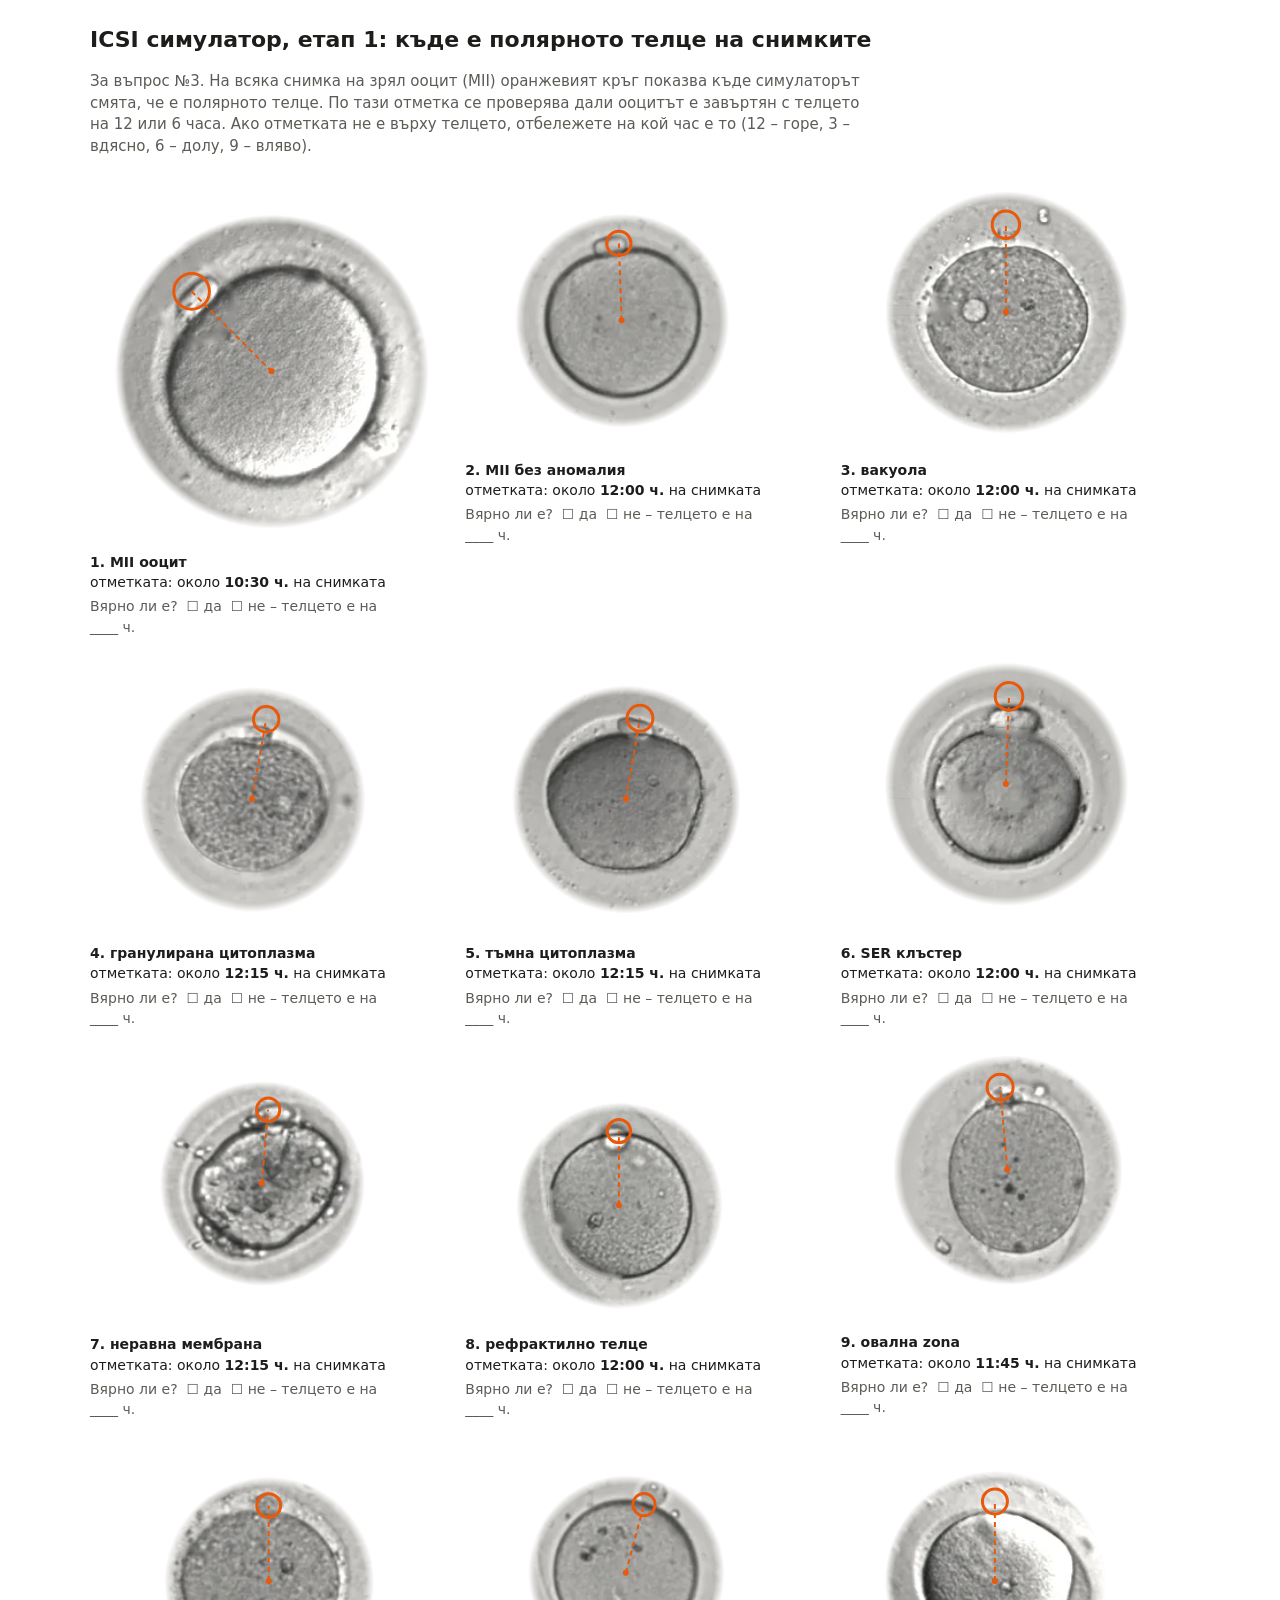
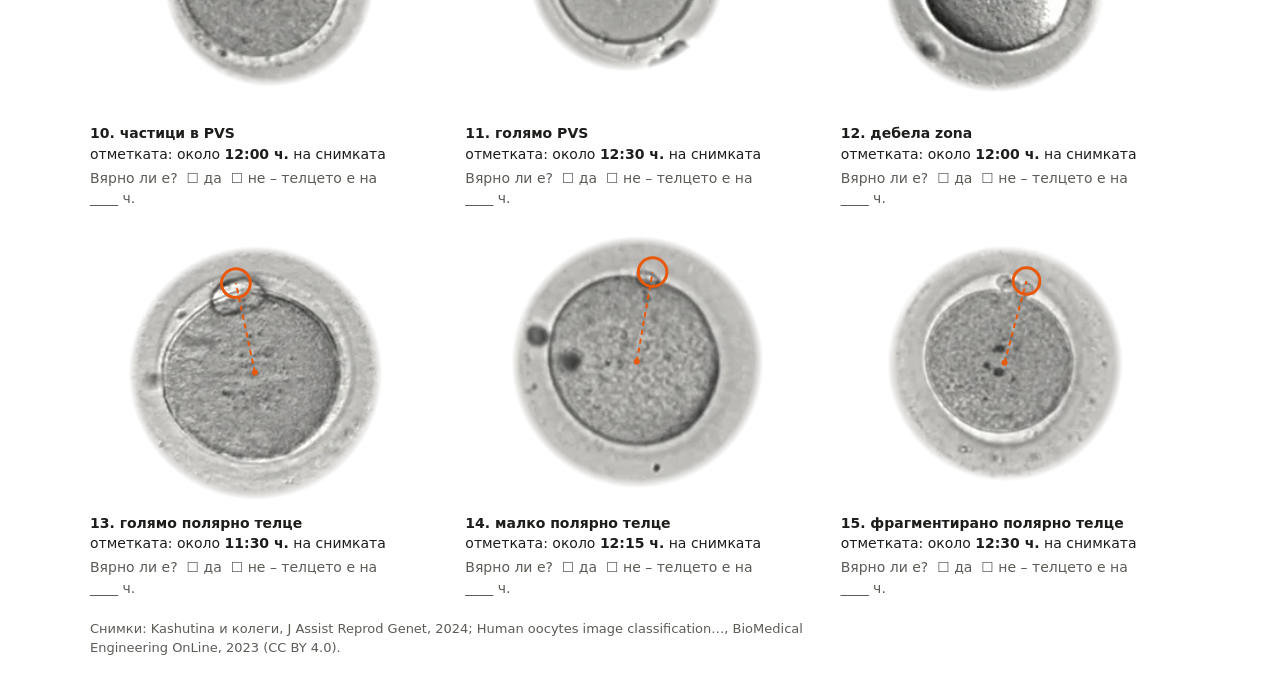
<file: docs/ICSI_proverka_snimki.html>
<!doctype html><html lang="bg"><head><meta charset="utf-8"><meta name="viewport" content="width=device-width,initial-scale=1">
<title>Проверка на снимките</title><style>
:root{--bg:#fff;--fg:#1d1d1b;--mut:#5c5b56;--mark:#e8590c}
@media (prefers-color-scheme:dark){:root:not([data-theme=light]){--bg:#1b1b1a;--fg:#ecebe6;--mut:#a9a8a2}}
:root[data-theme=dark]{--bg:#1b1b1a;--fg:#ecebe6;--mut:#a9a8a2}
body{margin:0;padding:24px 16px;background:var(--bg);color:var(--fg);font:15px/1.45 "IBM Plex Sans",system-ui,sans-serif}
main{max-width:1100px;margin:0 auto} h1{font-size:22px;margin:0 0 6px} p{color:var(--mut);max-width:780px}
.grid{display:grid;grid-template-columns:repeat(auto-fill,minmax(330px,1fr));gap:22px 26px;margin-top:18px}
figure{margin:0;break-inside:avoid} .pic{position:relative;max-width:100%} .pic img,.pic svg{position:absolute;left:0;top:0}
svg line{stroke:var(--mark);stroke-width:2;stroke-dasharray:5 4} svg circle{fill:none;stroke:var(--mark);stroke-width:3} svg circle.c{fill:var(--mark);stroke:none}
figcaption{margin-top:6px;font-size:14px;max-width:300px} .ans{margin-top:4px;color:var(--mut)}
@media print{body{padding:0} .grid{gap:14px 18px}}
</style></head><body><main>
<h1>ICSI симулатор, етап 1: къде е полярното телце на снимките</h1>
<p>За въпрос №3. На всяка снимка на зрял ооцит (MII) оранжевият кръг показва къде симулаторът смята, че е полярното телце. По тази отметка се проверява дали ооцитът е завъртян с телцето на 12 или 6 часа. Ако отметката не е върху телцето, отбележете на кой час е то (12 – горе, 3 – вдясно, 6 – долу, 9 – вляво).</p>
<div class="grid"><figure>
 <div class="pic" style="width:362px;height:370px"><img src="[data-uri]" width="362" height="370" alt="">
 <svg width="362" height="370"><line x1="181.5" y1="195.3" x2="101.6" y2="115.4" /><circle cx="101.6" cy="115.4" r="17.8" /><circle class="c" cx="181.5" cy="195.3" r="3" /></svg></div>
 <figcaption><b>1. MII ооцит</b><br>отметката: около <b>10:30 ч.</b> на снимката
 <div class="ans">Вярно ли е? &nbsp;☐ да &nbsp;☐ не – телцето е на ____ ч.</div></figcaption></figure><figure>
 <div class="pic" style="width:322px;height:278px"><img src="[data-uri]" width="322" height="278" alt="">
 <svg width="322" height="278"><line x1="156.6" y1="144.2" x2="153.9" y2="67.4" /><circle cx="153.9" cy="67.4" r="12.1" /><circle class="c" cx="156.6" cy="144.2" r="3" /></svg></div>
 <figcaption><b>2. MII без аномалия</b><br>отметката: около <b>12:00 ч.</b> на снимката
 <div class="ans">Вярно ли е? &nbsp;☐ да &nbsp;☐ не – телцето е на ____ ч.</div></figcaption></figure><figure>
 <div class="pic" style="width:330px;height:278px"><img src="[data-uri]" width="330" height="278" alt="">
 <svg width="330" height="278"><line x1="164.9" y1="135.9" x2="164.9" y2="48.7" /><circle cx="164.9" cy="48.7" r="13.7" /><circle class="c" cx="164.9" cy="135.9" r="3" /></svg></div>
 <figcaption><b>3. вакуола</b><br>отметката: около <b>12:00 ч.</b> на снимката
 <div class="ans">Вярно ли е? &nbsp;☐ да &nbsp;☐ не – телцето е на ____ ч.</div></figcaption></figure><figure>
 <div class="pic" style="width:329px;height:278px"><img src="[data-uri]" width="329" height="278" alt="">
 <svg width="329" height="278"><line x1="162.1" y1="140.1" x2="176.2" y2="60.3" /><circle cx="176.2" cy="60.3" r="12.7" /><circle class="c" cx="162.1" cy="140.1" r="3" /></svg></div>
 <figcaption><b>4. гранулирана цитоплазма</b><br>отметката: около <b>12:15 ч.</b> на снимката
 <div class="ans">Вярно ли е? &nbsp;☐ да &nbsp;☐ не – телцето е на ____ ч.</div></figcaption></figure><figure>
 <div class="pic" style="width:329px;height:278px"><img src="[data-uri]" width="329" height="278" alt="">
 <svg width="329" height="278"><line x1="160.8" y1="140.1" x2="175.0" y2="59.2" /><circle cx="175.0" cy="59.2" r="12.9" /><circle class="c" cx="160.8" cy="140.1" r="3" /></svg></div>
 <figcaption><b>5. тъмна цитоплазма</b><br>отметката: около <b>12:15 ч.</b> на снимката
 <div class="ans">Вярно ли е? &nbsp;☐ да &nbsp;☐ не – телцето е на ____ ч.</div></figcaption></figure><figure>
 <div class="pic" style="width:330px;height:278px"><img src="[data-uri]" width="330" height="278" alt="">
 <svg width="330" height="278"><line x1="164.9" y1="124.9" x2="168.0" y2="37.4" /><circle cx="168.0" cy="37.4" r="13.8" /><circle class="c" cx="164.9" cy="124.9" r="3" /></svg></div>
 <figcaption><b>6. SER клъстер</b><br>отметката: около <b>12:00 ч.</b> на снимката
 <div class="ans">Вярно ли е? &nbsp;☐ да &nbsp;☐ не – телцето е на ____ ч.</div></figcaption></figure><figure>
 <div class="pic" style="width:330px;height:278px"><img src="[data-uri]" width="330" height="278" alt="">
 <svg width="330" height="278"><line x1="171.8" y1="133.2" x2="178.2" y2="59.7" /><circle cx="178.2" cy="59.7" r="11.6" /><circle class="c" cx="171.8" cy="133.2" r="3" /></svg></div>
 <figcaption><b>7. неравна мембрана</b><br>отметката: около <b>12:15 ч.</b> на снимката
 <div class="ans">Вярно ли е? &nbsp;☐ да &nbsp;☐ не – телцето е на ____ ч.</div></figcaption></figure><figure>
 <div class="pic" style="width:314px;height:278px"><img src="[data-uri]" width="314" height="278" alt="">
 <svg width="314" height="278"><line x1="153.9" y1="155.2" x2="153.9" y2="81.1" /><circle cx="153.9" cy="81.1" r="11.7" /><circle class="c" cx="153.9" cy="155.2" r="3" /></svg></div>
 <figcaption><b>8. рефрактилно телце</b><br>отметката: около <b>12:00 ч.</b> на снимката
 <div class="ans">Вярно ли е? &nbsp;☐ да &nbsp;☐ не – телцето е на ____ ч.</div></figcaption></figure><figure>
 <div class="pic" style="width:322px;height:276px"><img src="[data-uri]" width="322" height="276" alt="">
 <svg width="322" height="276"><line x1="166.3" y1="119.4" x2="159.1" y2="37.2" /><circle cx="159.1" cy="37.2" r="13.0" /><circle class="c" cx="166.3" cy="119.4" r="3" /></svg></div>
 <figcaption><b>9. овална zona</b><br>отметката: около <b>11:45 ч.</b> на снимката
 <div class="ans">Вярно ли е? &nbsp;☐ да &nbsp;☐ не – телцето е на ____ ч.</div></figcaption></figure><figure>
 <div class="pic" style="width:330px;height:276px"><img src="[data-uri]" width="330" height="276" alt="">
 <svg width="330" height="276"><line x1="178.7" y1="140.1" x2="178.7" y2="64.6" /><circle cx="178.7" cy="64.6" r="11.9" /><circle class="c" cx="178.7" cy="140.1" r="3" /></svg></div>
 <figcaption><b>10. частици в PVS</b><br>отметката: около <b>12:00 ч.</b> на снимката
 <div class="ans">Вярно ли е? &nbsp;☐ да &nbsp;☐ не – телцето е на ____ ч.</div></figcaption></figure><figure>
 <div class="pic" style="width:329px;height:276px"><img src="[data-uri]" width="329" height="276" alt="">
 <svg width="329" height="276"><line x1="160.8" y1="131.8" x2="179.0" y2="63.6" /><circle cx="179.0" cy="63.6" r="11.1" /><circle class="c" cx="160.8" cy="131.8" r="3" /></svg></div>
 <figcaption><b>11. голямо PVS</b><br>отметката: около <b>12:30 ч.</b> на снимката
 <div class="ans">Вярно ли е? &nbsp;☐ да &nbsp;☐ не – телцето е на ____ ч.</div></figcaption></figure><figure>
 <div class="pic" style="width:329px;height:276px"><img src="[data-uri]" width="329" height="276" alt="">
 <svg width="329" height="276"><line x1="153.9" y1="140.1" x2="153.9" y2="60.5" /><circle cx="153.9" cy="60.5" r="12.5" /><circle class="c" cx="153.9" cy="140.1" r="3" /></svg></div>
 <figcaption><b>12. дебела zona</b><br>отметката: около <b>12:00 ч.</b> на снимката
 <div class="ans">Вярно ли е? &nbsp;☐ да &nbsp;☐ не – телцето е на ____ ч.</div></figcaption></figure><figure>
 <div class="pic" style="width:330px;height:276px"><img src="[data-uri]" width="330" height="276" alt="">
 <svg width="330" height="276"><line x1="164.9" y1="141.4" x2="145.9" y2="52.2" /><circle cx="145.9" cy="52.2" r="14.4" /><circle class="c" cx="164.9" cy="141.4" r="3" /></svg></div>
 <figcaption><b>13. голямо полярно телце</b><br>отметката: около <b>11:30 ч.</b> на снимката
 <div class="ans">Вярно ли е? &nbsp;☐ да &nbsp;☐ не – телцето е на ____ ч.</div></figcaption></figure><figure>
 <div class="pic" style="width:330px;height:276px"><img src="[data-uri]" width="330" height="276" alt="">
 <svg width="330" height="276"><line x1="171.8" y1="130.4" x2="187.6" y2="41.1" /><circle cx="187.6" cy="41.1" r="14.3" /><circle class="c" cx="171.8" cy="130.4" r="3" /></svg></div>
 <figcaption><b>14. малко полярно телце</b><br>отметката: около <b>12:15 ч.</b> на снимката
 <div class="ans">Вярно ли е? &nbsp;☐ да &nbsp;☐ не – телцето е на ____ ч.</div></figcaption></figure><figure>
 <div class="pic" style="width:314px;height:276px"><img src="[data-uri]" width="314" height="276" alt="">
 <svg width="314" height="276"><line x1="163.5" y1="131.8" x2="185.5" y2="50.0" /><circle cx="185.5" cy="50.0" r="13.3" /><circle class="c" cx="163.5" cy="131.8" r="3" /></svg></div>
 <figcaption><b>15. фрагментирано полярно телце</b><br>отметката: около <b>12:30 ч.</b> на снимката
 <div class="ans">Вярно ли е? &nbsp;☐ да &nbsp;☐ не – телцето е на ____ ч.</div></figcaption></figure></div>
<p style="margin-top:22px;font-size:13px">Снимки: Kashutina и колеги, J Assist Reprod Genet, 2024; Human oocytes image classification…, BioMedical Engineering OnLine, 2023 (CC BY 4.0).</p>
</main></body></html>
</file>
<file: fonts/fonts.css>
/* IBM Plex Sans (SIL Open Font License 1.1 – виж OFL_IBM_Plex_LICENSE.txt), вграден като данни,
   за да работи без интернет и при отваряне направо от файл (file://). */
@font-face { font-family: "IBM Plex Sans"; font-style: normal; font-weight: 400; font-display: swap; src: url([data-uri]) format("woff2"); }
@font-face { font-family: "IBM Plex Sans"; font-style: italic; font-weight: 400; font-display: swap; src: url([data-uri]) format("woff2"); }
@font-face { font-family: "IBM Plex Sans"; font-style: normal; font-weight: 500; font-display: swap; src: url([data-uri]) format("woff2"); }
@font-face { font-family: "IBM Plex Sans"; font-style: normal; font-weight: 600; font-display: swap; src: url([data-uri]) format("woff2"); }
</file>
